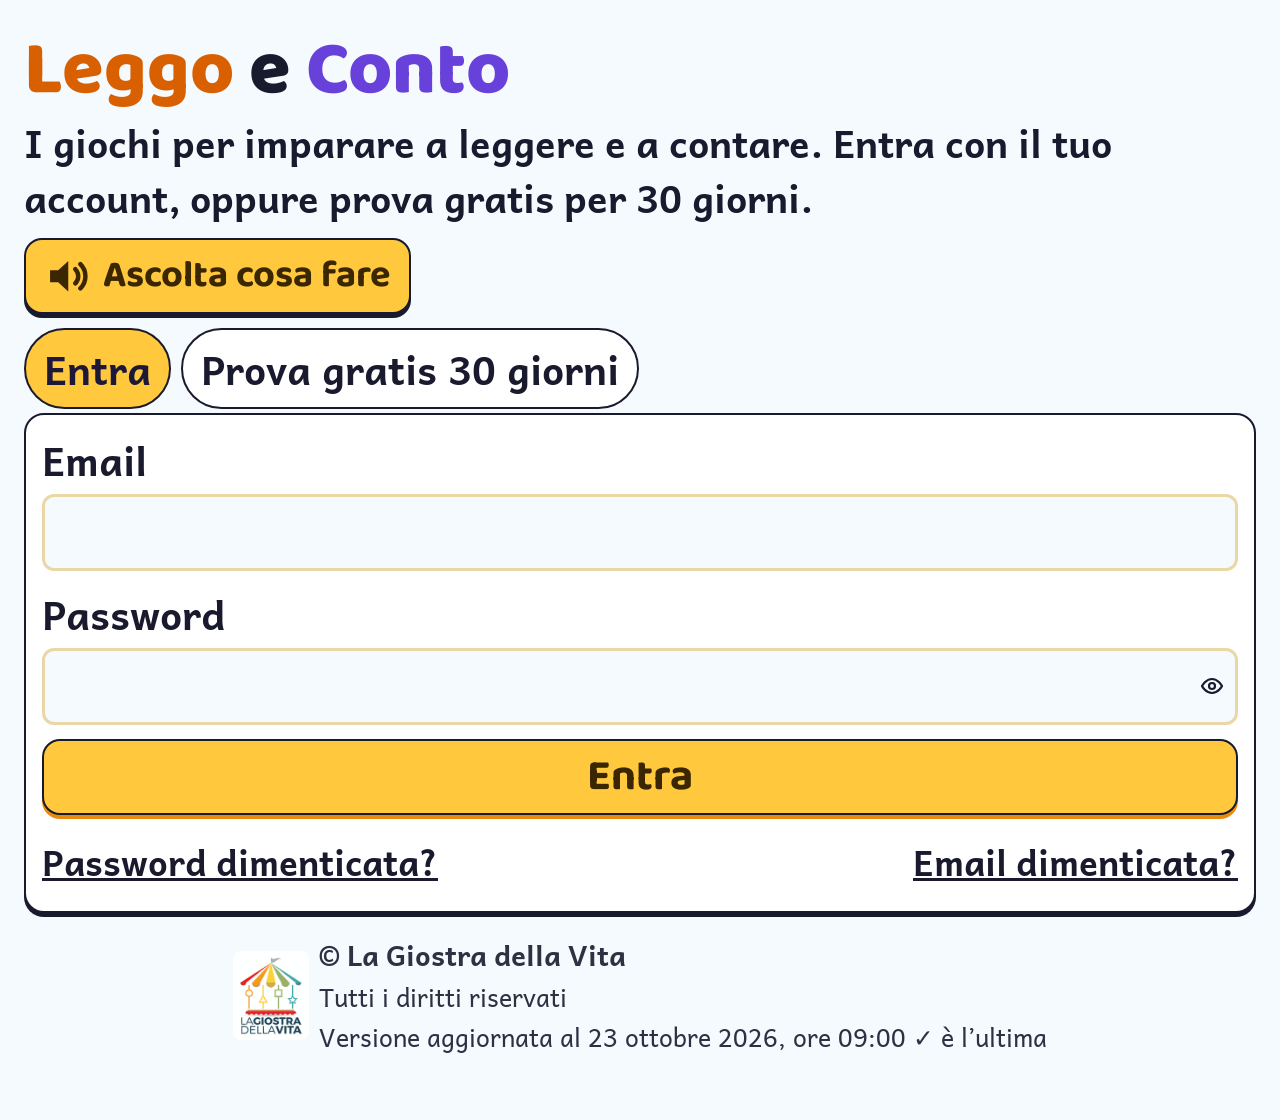
<file: numeri/index.html>
<!doctype html>
<!-- Leggo e Conto - (c) 2026 La Giostra della Vita societa cooperativa sociale, Bagheria. Tutti i diritti riservati. Vietata la copia e la distribuzione senza autorizzazione scritta. -->
<html lang="it">
<head>
<meta charset="utf-8">
<meta name="author" content="La Giostra della Vita societa cooperativa sociale">
<meta name="copyright" content="(c) 2026 La Giostra della Vita - tutti i diritti riservati">
<meta name="viewport" content="width=device-width, initial-scale=1, viewport-fit=cover">
<link rel="manifest" href="manifest.json">
<link rel="icon" type="image/png" href="favicon.png">
<link rel="apple-touch-icon" href="icon-180.png">
<meta name="apple-mobile-web-app-capable" content="yes">
<meta name="mobile-web-app-capable" content="yes">
<meta name="apple-mobile-web-app-title" content="Leggo e Conto">
<meta name="apple-mobile-web-app-status-bar-style" content="default">
</head>
<body>
<title>Leggo e Conto</title>
<meta name="claude:viewport-fit-sides" content="cover">
<meta name="theme-color" content="#FFC400">
<style>
/* i caratteri stanno sul nostro sito: scaricarli da Google gli darebbe l'indirizzo di chi gioca */
@font-face {
  font-family: 'Andika';
  font-style: normal;
  font-weight: 400;
  font-display: swap;
  src: url(fonts/Andika-400.woff2) format('woff2');
  unicode-range: U+0000-00FF, U+0131, U+0152-0153, U+02BB-02BC, U+02C6, U+02DA, U+02DC, U+0304, U+0308, U+0329, U+2000-206F, U+20AC, U+2122, U+2191, U+2193, U+2212, U+2215, U+FEFF, U+FFFD;
}
@font-face {
  font-family: 'Andika';
  font-style: normal;
  font-weight: 700;
  font-display: swap;
  src: url(fonts/Andika-700.woff2) format('woff2');
  unicode-range: U+0000-00FF, U+0131, U+0152-0153, U+02BB-02BC, U+02C6, U+02DA, U+02DC, U+0304, U+0308, U+0329, U+2000-206F, U+20AC, U+2122, U+2191, U+2193, U+2212, U+2215, U+FEFF, U+FFFD;
}
@font-face {
  font-family: 'Baloo 2';
  font-style: normal;
  font-weight: 600 800;
  font-display: swap;
  src: url(fonts/Baloo2.woff2) format('woff2');
}
@font-face {
  font-family: 'Playwrite IT Moderna';
  font-style: normal;
  font-weight: 400;
  font-display: swap;
  src: url(fonts/PlaywriteITModerna.woff2) format('woff2');
}
/* Layout: una colonna centrata da tablet; schermate a turno (menu, gioco, risultato, album, grandi).
   Blu, rosso e verde sono riservati a unità, decine e centinaia: l'interfaccia usa arancio, fucsia, giallo e viola su fondo bianco. */
:root{
  --bg:#FFFFFF; --paper:#FFFFFF; --ink:#1E1838; --muted:#5C4A2E; --line:#EAD7A6; --edge:#1E1838;
  --outline:#1E1838; --dot:#ECEEF3;
  --t1:#FF6B00; --t2:#E6007E; --t3:#FFC300; --t4:#7B2FF7; --tt1:#FFFFFF; --tt2:#FFFFFF; --tt3:#1E1838; --tt4:#FFFFFF; --band1:#FF8A00; --bandm:#FF3D7F; --band2:#E6007E;
  --fur:#D08A45; --fur-dark:#8C5426; --fur-light:#F8DFC0; --nose:#2A1E14; --tongue:#FF7F9E; --collar:#7A5CFF;
  --hh:#8D6BE8; --hh-dark:#5634B0; --hh-face:#FFE0C2;
  --bn:#F7AECB; --bn-dark:#D96A9B; --bn-light:#FFE6F0; --bn-nose:#C9417F;
  --ow:#E8955A; --ow-dark:#A85A2A; --ow-light:#FFE8CF; --s4:#FF9F68;
  --sy1:#D96000; --sy2:#6741D9; --grid:#E4E7EF; --rule:#E4E7EF; --margin:#FF6FB0;
  --sun:#FFC83D; --sun-deep:#E88A0C; --sun-soft:color-mix(in srgb,var(--sun) 30%,var(--paper)); --gold:#FFC83D; --gold-deep:#E88A0C; --on-sun:#3A2600; --focus:#7A5CFF;
  --u:#1C6BE0; --da:#DA2B2A; --h:#178F48;
  --u-soft:#DDE8FC; --da-soft:#FBE0DF; --h-soft:#DAF1E2;
  --eye:#FFFFFF; --pupil:#2A2346; --cheek:#FF9DB2;
  --f-display:"Baloo 2","Trebuchet MS",system-ui,sans-serif;
  --f-body:"Andika","Trebuchet MS",system-ui,sans-serif;
}
@media (prefers-color-scheme: dark){:root:not([data-theme="light"]){
  --bg:#15131C; --paper:#24212E; --ink:#FFF8EC; --muted:#D9C9A8; --line:#4A3E2C; --edge:#0B0816;
  --outline:#0B0816; --dot:#2E271D; --band1:#7A5200; --band2:#7A2D50;
  --sun:#FFC83D; --sun-deep:#F29A24; --sun-soft:color-mix(in srgb,var(--sun) 28%,var(--paper)); --on-sun:#3A2600; --focus:#A28CFF;
  --u:#5B9BFF; --da:#FF6663; --h:#3FCB78;
  --u-soft:#1D2D52; --da-soft:#4A1F27; --h-soft:#173D29; color-scheme:dark;
  --sy1:#FF9A3D; --sy2:#B197FC; --grid:#2A241A; --rule:#2C251B; --margin:#5B2A4F;
}}
:root[data-theme="dark"]{
  --bg:#15131C; --paper:#24212E; --ink:#FFF8EC; --muted:#D9C9A8; --line:#4A3E2C; --edge:#0B0816;
  --outline:#0B0816; --dot:#2E271D; --band1:#7A5200; --band2:#7A2D50;
  --sun:#FFC83D; --sun-deep:#F29A24; --sun-soft:color-mix(in srgb,var(--sun) 28%,var(--paper)); --on-sun:#3A2600; --focus:#A28CFF;
  --u:#5B9BFF; --da:#FF6663; --h:#3FCB78;
  --u-soft:#1D2D52; --da-soft:#4A1F27; --h-soft:#173D29; color-scheme:dark;
  --sy1:#FF9A3D; --sy2:#B197FC; --grid:#2A241A; --rule:#2C251B; --margin:#5B2A4F;
}
/* ogni gioco prende i colori del suo personaggio (mai blu, rosso o verde: sono di u, da, h) */
:root[data-hero="l20"],.hero-l20{--sun:#FF9A2E;--sun-deep:#B55A00}
:root[data-hero="l100"],.hero-l100{--sun:#9B6BFF;--sun-deep:#4B22C0}
:root[data-hero="cifre"],.hero-cifre{--sun:#FFC400;--sun-deep:#D97700}
:root[data-hero="calc"],.hero-calc{--sun:#FF5FA2;--sun-deep:#B0185E}
:root[data-hero="forme"],.hero-forme{--sun:#E0A458;--sun-deep:#8A5A1C}
:root[data-hero="frasi"],.hero-frasi{--sun:#D46BFF;--sun-deep:#7A12A8}
:root[data-hero="lettere"],.hero-lettere{--sun:#FFB347;--sun-deep:#A65A00}
:root[data-hero="italiano"],.hero-italiano{--sun:#F28CE0;--sun-deep:#9B1F8A}
:root[data-hero="treno"],.hero-treno{--sun:#FFA000;--sun-deep:#7A4A00}
:root[data-hero="sillabe"],.hero-sillabe{--sun:#FF7A45;--sun-deep:#B23E0E}
:root[data-hero="leggo"],.hero-leggo{--sun:#FFE03A;--sun-deep:#8F6A00}
/* i colori di chi gioca: celeste e azzurro per i bambini, fucsia per le bambine */
:root[data-gen="m"]{--bg:#DDF1FF;--dot:#AEDCFF;--band1:#9ADFFF;--bandm:#5CC2FF;--band2:#2F9BEA;--grid:#C9E8FC;--rule:#C9E8FC}
:root[data-gen="f"]{--bg:#FFE1F3;--dot:#FFB9DF;--band1:#FFA6E0;--bandm:#FF5CC6;--band2:#E62AA5;--grid:#FBD0EA;--rule:#FBD0EA}
@media (prefers-color-scheme: dark){
  :root[data-gen="m"]:not([data-theme="light"]){--bg:#0E1C27;--dot:#16303F;--band1:#1D5F86;--bandm:#1A7FB8;--band2:#1567A6;--grid:#132633;--rule:#132633}
  :root[data-gen="f"]:not([data-theme="light"]){--bg:#2A0F20;--dot:#40172F;--band1:#8A1F66;--bandm:#B0237E;--band2:#8A1468;--grid:#33142A;--rule:#33142A}}
:root[data-theme="dark"][data-gen="m"]{--bg:#0E1C27;--dot:#16303F;--band1:#1D5F86;--bandm:#1A7FB8;--band2:#1567A6;--grid:#132633;--rule:#132633}
:root[data-theme="dark"][data-gen="f"]{--bg:#2A0F20;--dot:#40172F;--band1:#8A1F66;--bandm:#B0237E;--band2:#8A1468;--grid:#33142A;--rule:#33142A}
/* quaderno a quadretti per la matematica, a righe per la lettura */
:root[data-cat="mat"] body{background-image:linear-gradient(var(--grid) 1.5px,transparent 1.5px),linear-gradient(90deg,var(--grid) 1.5px,transparent 1.5px);background-size:28px 28px}
:root[data-cat="let"] body{background-image:linear-gradient(90deg,transparent 30px,var(--margin) 30px,var(--margin) 33px,transparent 33px),linear-gradient(transparent 34px,var(--rule) 34px,var(--rule) 36px);background-size:100% 100%,100% 36px}
:root[data-hero] body{background-color:color-mix(in srgb,var(--sun) 42%,var(--bg))}
:root[data-hero] .stage{background:color-mix(in srgb,var(--sun) 12%,var(--paper))}
:root[data-hero] .prompt{background:linear-gradient(110deg,color-mix(in srgb,var(--sun) 92%,var(--paper)),color-mix(in srgb,var(--sun) 40%,var(--paper)) 85%)}
*{box-sizing:border-box}
[hidden]{display:none!important}
body{background-color:var(--bg);background-image:radial-gradient(var(--dot) 3.5px,transparent 4.5px);background-size:30px 30px;color:var(--ink);font-family:var(--f-body);font-size:1.111rem;line-height:1.45}
#app{max-width:47.778rem;margin:0 auto;padding-left:max(16px,env(safe-area-inset-left,0px));padding-right:max(16px,env(safe-area-inset-right,0px));padding-block:16px 48px}
h1,h2{font-family:var(--f-display);text-wrap:balance;margin:0}
h2{font-size:1.3rem;font-weight:700;margin:26px 0 10px}
button,input,select{font:inherit;color:inherit}
button{cursor:pointer}
:focus-visible{outline:3px solid var(--focus);outline-offset:3px}
.ic{width:1.2em;height:1.2em;fill:currentColor;flex:none;vertical-align:-.2em}
.c-u{color:var(--u);fill:var(--u)} .c-da{color:var(--da);fill:var(--da)} .c-h{color:var(--h);fill:var(--h)}
.num{font-family:var(--f-body);font-weight:700;white-space:nowrap}

.btn{border:0;border-radius:18px;background:var(--paper);box-shadow:0 4px 0 var(--edge);padding:12px 20px;font-family:var(--f-display);font-weight:700;font-size:1.2rem;line-height:1.1;transition:transform .08s,box-shadow .08s;touch-action:manipulation}
.btn:active:not(:disabled){transform:translateY(3px);box-shadow:0 1px 0 var(--edge)}
.btn:disabled{opacity:.45;cursor:default}
.btn.go{background:var(--sun);color:var(--on-sun);box-shadow:0 4px 0 var(--sun-deep)}
.btn.go:active:not(:disabled){box-shadow:0 1px 0 var(--sun-deep)}
.btn.icon{padding:10px;border-radius:50%;display:inline-grid;place-items:center}
.pill{display:inline-flex;align-items:center;gap:6px;background:var(--paper);border-radius:999px;padding:6px 14px;font-family:var(--f-display);font-weight:700;box-shadow:0 3px 0 var(--edge)}
.pill .ic{color:var(--sun-deep)}

/* ---------- menu ---------- */
.hero{display:flex;flex-wrap:wrap;align-items:center;gap:16px}
.hero .frogbox{width:5.333rem;flex:none}
.hero .who{flex:1 1 220px;min-width:0}
.hello{font-family:var(--f-display);font-size:2rem;font-weight:800;line-height:1.05;margin:0}
.lvl{display:flex;align-items:center;gap:10px;margin-top:6px;font-weight:700}
.lvl .badge-l{background:var(--ink);color:var(--bg);border-radius:10px;padding:2px 10px;font-family:var(--f-display)}
.xpbar{flex:1;height:0.778rem;border-radius:99px;background:var(--line);overflow:hidden;min-width:4.444rem}
.xpbar i{display:block;height:100%;width:0;background:linear-gradient(90deg,var(--sun),var(--sun-deep));border-radius:99px;transition:width .8s ease}
.xptxt{font-size:.85rem;color:var(--muted);margin-top:2px}
.tally{display:flex;gap:8px;flex-wrap:wrap}
.goal{display:flex;align-items:center;gap:12px;margin-top:16px;background:var(--paper);border-radius:18px;padding:10px 16px;font-weight:700;flex-wrap:wrap}
.goal .gdots{display:flex;gap:6px}
.gdot{width:1.667rem;height:1.667rem;border-radius:50%;border:3px dashed var(--line);display:grid;place-items:center}
.gdot.on{border:0;background:var(--sun);color:var(--on-sun)}
.gdot .ic{width:1rem;height:1rem}

.games{display:grid;grid-template-columns:repeat(auto-fit,minmax(220px,1fr));gap:14px}
.gcard{display:flex;flex-direction:column;align-items:flex-start;gap:6px;text-align:left;border:4px solid transparent;border-radius:22px;background:linear-gradient(160deg,color-mix(in srgb,var(--sun) 90%,var(--paper)),color-mix(in srgb,var(--sun) 40%,var(--paper)) 85%);box-shadow:0 4px 0 var(--edge);padding:14px 16px 12px}
.gcard.sel{border-color:var(--sun-deep)}
.gart{display:block;width:100%;height:3.111rem}
.gart svg{width:100%;height:100%}
.gname{font-family:var(--f-display);font-size:1.35rem;font-weight:800;line-height:1.1}
.gdesc{color:var(--muted);font-size:.92rem}
.gbest{display:flex;gap:10px;margin-top:2px}
.gbest span{display:inline-flex;gap:1px}
.gbest .ic{width:0.833rem;height:0.833rem;color:var(--line)}
.gbest .ic.on{color:var(--sun-deep)}
.chips{display:flex;flex-wrap:wrap;gap:8px}
.chip{border:3px solid var(--line);background:transparent;border-radius:999px;padding:6px 14px;font-weight:700}
.chip[aria-pressed="true"]{background:var(--ink);border-color:var(--ink);color:var(--bg)}
.diffs{display:grid;grid-template-columns:repeat(3,1fr);gap:10px}
.dbtn{display:flex;flex-direction:column;align-items:center;gap:2px;border:4px solid transparent;border-radius:20px;background:var(--paper);box-shadow:0 4px 0 var(--edge);padding:10px 6px;font-family:var(--f-display);font-weight:800;font-size:1.15rem}
.dbtn small{font-family:var(--f-body);font-weight:400;font-size:.8rem;color:var(--muted);text-align:center;line-height:1.2}
.dbtn.sel{border-color:var(--sun-deep);background:var(--sun-soft)}
.pips{display:flex;gap:4px}
.pips i{width:12px;height:12px;border-radius:50%;background:var(--line)}
.pips i.on{background:var(--sun-deep)}
.play{width:100%;margin-top:22px;font-size:2rem;padding:16px;border-radius:24px}
.foot{display:flex;gap:10px;margin-top:16px;flex-wrap:wrap}
.foot .btn{flex:1 1 160px;font-size:1.05rem}

/* ---------- gioco ---------- */
.gbar{display:flex;align-items:center;gap:10px;flex-wrap:wrap}
.dots{display:flex;gap:6px;flex:1;flex-wrap:wrap;min-width:0}
.dot{width:0.889rem;height:0.889rem;border-radius:50%;background:var(--line)}
.dot.good{background:var(--sun)}
.dot.help{background:var(--muted)}
.dot.now{box-shadow:0 0 0 3px var(--ink)}
#streakPill.hot{background:var(--sun);color:var(--on-sun)}
#streakPill.hot .ic{color:var(--da)}
.prompt{display:flex;align-items:center;gap:12px;background:var(--paper);border-radius:22px;padding:12px 14px;margin-top:14px}
.prompt .frogbox{width:3.222rem;flex:none}
.team svg{width:3.556rem}
.prompt .ptxt{flex:1;min-width:0}
#qText{font-family:var(--f-display);font-size:1.55rem;font-weight:700;line-height:1.15;margin:0}
#qSub{margin:4px 0 0;font-size:1.25rem;color:var(--muted)}
#qSub .num{font-size:1.5rem}
.stage{background:var(--paper);border-radius:22px;padding:14px;margin-top:12px;min-height:11.111rem;display:flex;flex-direction:column;justify-content:center;gap:12px}
.controls{margin-top:14px}
.hint{text-align:center;color:var(--muted);margin:10px 0 0;font-size:.95rem}
.adj{display:flex;justify-content:center;align-items:center;gap:14px}
.adj .round{width:3.778rem;height:3.778rem;border-radius:50%;font-size:2.4rem;padding:0}
.adj .go{min-width:8.333rem;font-size:1.6rem;padding:16px 24px}
.opts{display:flex;justify-content:center;flex-wrap:wrap;gap:12px}
.opt{min-width:5.556rem;font-family:var(--f-body);font-size:2.4rem;padding:10px 18px}
.opt.good{background:var(--sun);box-shadow:0 4px 0 var(--sun-deep)}
.opt.bad{opacity:.35;animation:shake .4s}
#nextRow{display:flex;justify-content:center;margin-top:16px}
#nextRow .btn{font-size:1.6rem;padding:14px 40px}
@keyframes shake{25%{transform:translateX(-6px)}75%{transform:translateX(6px)}}

/* linea dei numeri */
.linewrap{overflow-x:auto;overflow-y:hidden;-webkit-overflow-scrolling:touch;margin:0 -6px}
.nline{display:block;width:100%;height:auto}
.nline .hit{fill:transparent}
.nline.tap .hit{cursor:pointer}
.axis{stroke:var(--ink);stroke-width:4;stroke-linecap:round}
.axis-end{fill:var(--ink)}
.tk{stroke:var(--u);stroke-width:2.5;opacity:.75}
.m100 .tk{stroke-width:1.6}
.tk5{stroke:var(--u);stroke-width:3.5;opacity:1}
.tk10{stroke:var(--da);stroke-width:4.5;opacity:1}
.lab{font-family:var(--f-body);font-weight:700;font-size:30px}
.m100 .lab{font-size:26px}
.pin path{fill:var(--sun-deep)} .pin .pin-dot{fill:var(--paper)}
.pin.given path{fill:var(--muted)}
.pin.sol path{fill:var(--ink)}
.arrow path{fill:var(--ink)}
.bubble rect{fill:var(--paper);stroke:var(--ink);stroke-width:3}
.bubble .bub-tail{fill:var(--ink)}
.bubble.ask rect{fill:var(--sun);stroke:var(--sun-deep)}
.bubble.ask .bub-tail{fill:var(--sun-deep)}
.bub-t{font-family:var(--f-body);font-weight:700;font-size:30px;fill:var(--ink)}
.flag-pole{stroke:var(--ink);stroke-width:3}
.flag-cloth{fill:var(--sun-deep)}
.hop{fill:none;stroke:var(--sun-deep);stroke-width:3.5;stroke-linecap:round}
.hop.back{stroke-dasharray:8 7}
.hoplab{font-family:var(--f-display);font-weight:800;font-size:20px;fill:var(--ink)}
.frogpos{transition:transform .13s ease-out}
.fr-body{fill:var(--gold)} .fr-foot{fill:var(--gold-deep)} .fr-belly{fill:#FFF3CF}
.fr-eye{fill:var(--eye)} .fr-pupil{fill:var(--pupil)} .fr-cheek{fill:var(--cheek)}
.fr-mouth{fill:none;stroke:var(--pupil);stroke-width:2.5;stroke-linecap:round}

/* cifre colorate */
.legend{display:flex;justify-content:center;flex-wrap:wrap;gap:8px}
.lg{border-radius:999px;padding:3px 12px;font-size:.95rem;border:3px solid}
.lg b{font-family:var(--f-display);font-size:1.05rem}
.lg-u{border-color:var(--u);background:var(--u-soft);color:var(--u)}
.lg-da{border-color:var(--da);background:var(--da-soft);color:var(--da)}
.lg-h{border-color:var(--h);background:var(--h-soft);color:var(--h)}
.blocks{display:flex;justify-content:center;align-items:flex-end;flex-wrap:wrap;gap:22px;padding:6px 0}
.bgroup{display:flex;flex-wrap:wrap;align-items:flex-end;gap:5px}
.bg-h{max-width:12.222rem} .bg-da{max-width:11.111rem} .bg-u{max-width:4.667rem}
.blk{display:block}
.blk-h{width:3.556rem;height:3.556rem} .blk-da{width:13px;height:3.556rem} .blk-u{width:0.778rem;height:0.778rem}
.blk-h rect{fill:var(--h)} .blk-da rect{fill:var(--da)} .blk-u rect{fill:var(--u)}
.blk line{stroke:var(--paper);stroke-width:.7;opacity:.6}
.blk-da line{stroke-width:.5}
.none{color:var(--muted);font-size:.9rem}
.words{display:flex;align-items:center;justify-content:center;gap:14px;font-family:var(--f-display);font-weight:800;font-size:clamp(1.8rem,7vw,2.8rem);line-height:1.1;text-align:center;flex-wrap:wrap}
.words span{min-width:0;overflow-wrap:anywhere}
.boxes{display:flex;justify-content:center;gap:12px}
.box{width:clamp(76px,23vw,108px);height:clamp(98px,29vw,132px);border-radius:20px;border:4px solid;display:flex;flex-direction:column;align-items:center;padding:4px 0 0;background:var(--paper)}
.bx-u{border-color:var(--u);background:var(--u-soft)} .bx-da{border-color:var(--da);background:var(--da-soft)} .bx-h{border-color:var(--h);background:var(--h-soft)}
.box .bl{font-family:var(--f-display);font-weight:800;font-size:1rem;line-height:1}
.bx-u .bl{color:var(--u)} .bx-da .bl{color:var(--da)} .bx-h .bl{color:var(--h)}
.box .bd{font-weight:700;font-size:clamp(3rem,13vw,4.4rem);line-height:1.15}
.box.cur{box-shadow:0 0 0 5px var(--sun-deep)}
.pad{display:grid;grid-template-columns:repeat(6,1fr);gap:8px;max-width:30rem;margin:16px auto 0}
.key{font-family:var(--f-body);font-size:1.8rem;padding:10px 0;border-radius:16px}
.key.go{font-family:var(--f-display);font-size:1.2rem}
@media (max-width:480px){.pad{grid-template-columns:repeat(4,1fr)}}
.bignum{display:flex;justify-content:center;gap:8px}
.dg{font-family:var(--f-body);font-weight:700;font-size:clamp(4.2rem,20vw,7.5rem);line-height:1.05;background:transparent;border:4px dashed var(--line);border-radius:20px;padding:0 14px;color:var(--ink)}
.dg.c-u{color:var(--u)} .dg.c-da{color:var(--da)} .dg.c-h{color:var(--h)}
.dg.pick{border-style:solid;border-color:var(--sun-deep);background:var(--sun-soft)}
.dg.nope{animation:shake .4s}
.abaco{width:min(100%,22rem);height:auto;display:block;margin:0 auto}
.rod{stroke:var(--ink);stroke-width:4} .abase{fill:var(--ink)}
.bead{stroke:var(--outline);stroke-width:2} .bd-u{fill:var(--u)} .bd-da{fill:var(--da)} .bd-h{fill:var(--h)}
.rodlab{font-family:var(--f-display);font-weight:800;font-size:24px}
.abtn{display:grid;grid-template-columns:repeat(var(--n),1fr);width:min(100%,22rem);margin:0 auto;padding:0 4%}
.abcol{display:flex;justify-content:center;gap:6px}
.abb{width:min(2.778rem,11vw);height:min(2.778rem,11vw);padding:0;border-radius:50%;font-size:1.8rem}
.cuberows{display:flex;flex-direction:column;align-items:center;gap:4px}
.crow{display:flex;gap:3px;padding:3px;border:3px dashed transparent;border-radius:8px}
.crow .blk-u{width:1.056rem;height:1.056rem}
.cuberows.show .crow.full{border-color:var(--da);background:var(--da-soft)}
.trace{display:flex;justify-content:center;gap:12px}
.tc{display:flex;flex-direction:column;align-items:center;gap:8px}
.cv canvas{display:block;width:clamp(88px,26vw,150px);aspect-ratio:3/4;border-radius:18px;border:3px solid var(--line);background:var(--bg);touch-action:none}
.tc.done canvas{border-color:var(--sun-deep)}

.toast{position:fixed;left:50%;top:38%;transform:translate(-50%,-50%);z-index:30;background:var(--paper);border:5px solid var(--sun);border-radius:26px;padding:14px 28px;font-family:var(--f-display);font-weight:800;font-size:2rem;text-align:center;box-shadow:0 10px 30px rgba(20,10,50,.25);animation:pop .35s ease-out;pointer-events:none;max-width:calc(100% - 32px)}
.toast b{display:block;font-size:1.3rem;color:var(--sun-deep)}
.toast.help{border-color:var(--muted);font-size:1.6rem}
.toast.star{border-color:var(--gold-deep);background:linear-gradient(160deg,color-mix(in srgb,var(--gold) 60%,var(--paper)),var(--paper) 80%)}
.toast.star .ic{width:3.556rem;height:3.556rem;display:block;margin:0 auto 4px;color:var(--gold-deep)}
.welcome{position:relative;margin:16px 0 0;background:color-mix(in srgb,var(--band1) 45%,var(--paper));border:2.5px solid var(--outline);border-radius:24px;padding:12px 18px;font-family:var(--f-display);font-weight:700;font-size:1.6rem;line-height:1.2;box-shadow:0 4px 0 var(--edge)}
.sec{display:inline-block;border:2.5px solid var(--outline);border-radius:16px;padding:4px 14px;box-shadow:0 4px 0 var(--edge)}
.sec-let{background-color:color-mix(in srgb,#FF7A45 80%,var(--paper));background-image:linear-gradient(transparent 26px,var(--rule) 26px,var(--rule) 28px);background-size:100% 28px}
.sec-mat{background-color:color-mix(in srgb,#FFC400 85%,var(--paper));background-image:linear-gradient(var(--grid) 1.5px,transparent 1.5px),linear-gradient(90deg,var(--grid) 1.5px,transparent 1.5px);background-size:20px 20px}
.games.home{grid-template-columns:repeat(auto-fill,minmax(170px,1fr))}
.games.home .gcard{align-items:center;text-align:center;padding:12px 10px}
.games.home .gname{flex-direction:column;gap:4px;font-size:1.35rem}
.games.home .ghero{width:4.333rem}
.games.home .gdesc{font-size:1.05rem}
.gamehead{display:flex;align-items:center;gap:16px;background:linear-gradient(120deg,var(--sun),color-mix(in srgb,var(--sun) 35%,var(--paper)));border:2.5px solid var(--outline);border-radius:24px;padding:12px 16px;box-shadow:0 4px 0 var(--edge);margin-top:14px}
.gamehead svg{width:6.111rem;flex:none}
.gamehead p{margin:0;font-size:1.3rem}
.logo{font-family:var(--f-display);font-weight:800;font-size:2.6rem;line-height:1;margin:0 0 6px}
.logo .l1{color:var(--sy1)} .logo .l2{color:var(--sy2)}
.letters{display:flex;justify-content:center;gap:4px;font-size:clamp(2.6rem,11vw,4rem);line-height:1.3}
.blank{display:inline-grid;place-items:center;min-width:.9em;border-bottom:5px solid var(--sun-deep);color:var(--sun-deep)}
.bigletter{font-family:var(--f-body);font-weight:700;font-size:clamp(5rem,26vw,8rem);text-align:center;line-height:1}
.let-opt{font-size:2.6rem;min-width:5.111rem}
.vf{font-size:1.8rem;min-width:8.333rem;font-family:var(--f-display)}
.manypics{display:flex;justify-content:center;flex-wrap:wrap;gap:6px;font-size:clamp(2.4rem,10vw,3.4rem)}
.pl-row{display:flex;align-items:center;justify-content:center;gap:14px;flex-wrap:wrap;font-size:1.8rem}
.pos{width:min(100%,360px);height:auto;display:block;margin:0 auto}
.pos .obj{fill:var(--s4);stroke:var(--outline);stroke-width:3}
.pos .objb{fill:color-mix(in srgb,var(--s4) 60%,#000);stroke:var(--outline);stroke-width:3}
.pos .ball{fill:var(--gold);stroke:var(--outline);stroke-width:3}
.pos .ground{stroke:var(--ink);stroke-width:3}
.toast.comet{border-color:var(--gold-deep);background:linear-gradient(160deg,var(--gold),var(--paper) 80%);font-size:2.2rem;padding:18px 30px}
.toast.comet .ic{width:5rem;height:5rem;display:block;margin:0 auto 4px;color:var(--gold-deep)}
.comet-ic{color:var(--gold-deep)}
.sun-ic{color:#FF9A00}
.toast.sun{border-color:#FF9A00;background:radial-gradient(circle at 50% 30%,#FFF3B0,var(--paper) 75%);font-size:2.2rem;padding:18px 30px}
.toast.sun .ic{width:6.111rem;height:6.111rem;display:block;margin:0 auto 4px}
.stel-ic{color:var(--gold-deep)}
#stelPill.bump{animation:bump .45s}
@keyframes bump{40%{transform:scale(1.3)}}
.cometbox{display:flex;flex-direction:column;gap:8px;margin-top:12px;background:var(--paper);border:2.5px solid var(--outline);border-radius:18px;padding:12px 16px;font-weight:700}
.slots{display:grid;grid-template-columns:repeat(20,1fr);gap:2px;max-width:23.333rem}
.slots .ic{width:100%;height:auto;aspect-ratio:1;color:var(--line)}
.slots .ic.on{color:var(--gold-deep)}
.comets{display:flex;flex-wrap:wrap;gap:8px}
.comets .ic{width:3.111rem;height:3.111rem}

@keyframes pop{from{transform:translate(-50%,-50%) scale(.6);opacity:0}}

/* ---------- risultato, album, grandi ---------- */
.res{display:flex;flex-direction:column;align-items:center;text-align:center;gap:12px;padding-top:10px}
.res .frogbox{width:7.222rem}
.res h1{font-size:2.6rem;font-weight:800;line-height:1}
.bigstars{display:flex;gap:10px}
.bstar .ic{width:4rem;height:4rem;color:var(--line)}
.bstar.on .ic{color:var(--sun);filter:drop-shadow(0 3px 0 var(--sun-deep));animation:starin .5s both;animation-delay:var(--d)}
@keyframes starin{from{transform:scale(0) rotate(-40deg)}70%{transform:scale(1.25)}}
.res .xpwrap{width:min(420px,100%)}
.news{display:flex;align-items:center;gap:12px;background:var(--paper);border-radius:18px;padding:10px 16px;text-align:left;width:min(460px,100%)}
.news .stk{font-size:2.2rem}
.row{display:flex;gap:12px;flex-wrap:wrap;justify-content:center;margin-top:8px}
.row .btn{min-width:8.889rem;font-size:1.3rem}
.top{display:flex;align-items:center;gap:12px}
.top h1{font-size:1.9rem;font-weight:800}
.badges{display:grid;grid-template-columns:repeat(auto-fill,minmax(150px,1fr));gap:12px}
.bdg{background:var(--paper);border-radius:20px;padding:14px 10px;text-align:center;display:flex;flex-direction:column;align-items:center;gap:4px}
.bdg small{color:var(--muted);line-height:1.25}
.medal{width:3.556rem;height:3.556rem;border-radius:50%;display:grid;place-items:center;background:var(--sun);color:var(--on-sun);font-family:var(--f-display);font-weight:800;font-size:1.25rem;box-shadow:0 4px 0 var(--sun-deep), inset 0 0 0 5px rgba(255,255,255,.45);line-height:1}
.bdg:not(.on) .medal{background:var(--line);color:var(--muted);box-shadow:none}
.bdg:not(.on) b{color:var(--muted)}
.stickers{display:grid;grid-template-columns:repeat(auto-fill,minmax(64px,1fr));gap:10px}
.stk-t{aspect-ratio:1;border-radius:18px;background:var(--paper);display:grid;place-items:center;font-size:2.2rem}
.stk-t:not(.on){font-family:var(--f-display);font-size:1.4rem;color:var(--muted);background:transparent;border:3px dashed var(--line)}
.note{color:var(--muted);margin:6px 0 0}
.form{display:flex;flex-direction:column;gap:14px;background:var(--paper);border-radius:20px;padding:16px}
.form label{display:flex;flex-direction:column;gap:6px;font-weight:700}
.form label.sw{flex-direction:row;align-items:center;gap:10px}
.form input[type=text],.form select{border:3px solid var(--line);border-radius:12px;padding:8px 12px;background:var(--bg);max-width:320px}
.form input[type=checkbox]{width:24px;height:24px;accent-color:var(--sun-deep)}
.form input[type=range]{accent-color:var(--sun-deep)}
.tablewrap{overflow-x:auto;background:var(--paper);border-radius:20px;padding:8px 12px}
table{border-collapse:collapse;width:100%;font-variant-numeric:tabular-nums;min-width:420px}
th,td{padding:8px 6px;text-align:left;border-bottom:2px solid var(--line)}
th{font-family:var(--f-display);font-size:.95rem;color:var(--muted)}
td.n{text-align:right}
tr:last-child td{border-bottom:0}
.prose{max-width:65ch}
.prose p{margin:0 0 10px}
.danger{margin-top:20px;font-size:1rem}
#confetti{position:fixed;inset:0;width:100%;height:100%;pointer-events:none;z-index:50}
/* contorno a fumetto e testi grandi */
.btn,.pill,.goal,.gcard,.dbtn,.prompt,.stage,.news,.bdg,.form,.tablewrap,.stk-t.on{border:2.5px solid var(--outline)}
.gcard,.dbtn,.prompt,.stage,.goal,.cometbox,.form,.cat{box-shadow:0 4px 0 var(--edge)}
.gcard.sel,.dbtn.sel{border-color:var(--outline);box-shadow:0 0 0 4px var(--sun-deep),0 4px 0 var(--edge)}
.hero{background:linear-gradient(120deg,var(--band1),var(--bandm,#FF9A2E) 50%,var(--band2));border:2.5px solid var(--outline);border-radius:28px;padding:14px 16px;box-shadow:0 4px 0 var(--edge)}
.team{display:flex;align-items:flex-end;flex:none}
.team svg{width:4rem;height:auto}
.team svg+svg{margin-left:-8px}
.frogbox svg{width:100%;height:auto;display:block}
.gname{display:flex;align-items:center;gap:10px;font-size:1.6rem}
.ghero{width:3.222rem;flex:none}
.ghero svg{width:100%;height:auto;display:block}
h2{font-size:1.6rem}
.hello{font-size:2.4rem}
.xptxt{color:var(--ink);font-size:1rem;font-weight:700}
.gdesc{font-size:1.05rem;color:var(--ink)}
.chip{font-size:1.1rem}
.dbtn{font-size:1.4rem}
.dbtn small{font-size:.95rem;color:var(--ink)}
.foot .btn{font-size:1.2rem}
#qText{font-size:clamp(1.6rem,6vw,2.2rem);font-weight:800}
#qSub{font-size:1.35rem;color:var(--ink);font-weight:700}
.hint{font-size:1.1rem;color:var(--ink);font-weight:700}
.lab{font-size:34px} .m100 .lab{font-size:30px}
.bub-t{font-size:34px}
.lg{font-size:1.05rem;font-weight:700}
.note,.bdg small{color:var(--ink)}
.pp-fur{fill:var(--fur)} .pp-dark{fill:var(--fur-dark)} .pp-light{fill:var(--fur-light)} .pp-nose{fill:var(--nose)}
.pp-tongue{fill:var(--tongue)} .pp-collar{fill:var(--collar)} .pp-badge{fill:var(--gold);stroke:var(--gold-deep);stroke-width:1.2}
.hh-dark{fill:var(--hh-dark)} .hh-body{fill:var(--hh)} .hh-face{fill:var(--hh-face)} .hh-band{fill:var(--gold-deep)}
.hh-shoe{fill:var(--gold);stroke:var(--gold-deep);stroke-width:1.5}
.ow-body{fill:var(--ow)} .ow-dark{fill:var(--ow-dark)} .ow-belly{fill:var(--ow-light)} .ow-glass{fill:none;stroke:var(--pupil);stroke-width:2.2}
.ow-beak{fill:var(--gold-deep)} .ow-book{fill:var(--bn-dark);stroke:var(--pupil);stroke-width:1.2} .ow-page{stroke:var(--paper);stroke-width:1.5} .ow-feet{fill:var(--gold-deep)}
/* prima pagina */
.cats{display:grid;grid-template-columns:repeat(auto-fit,minmax(240px,1fr));gap:16px}
.cat{display:flex;flex-direction:column;align-items:center;gap:8px;border:2.5px solid var(--outline);border-radius:26px;box-shadow:0 4px 0 var(--edge);padding:18px 16px;text-align:center}
.cat-let{background-color:color-mix(in srgb,#FF7A45 50%,var(--paper));background-image:linear-gradient(transparent 30px,var(--rule) 30px,var(--rule) 32px);background-size:100% 32px}
.cat-mat{background-color:color-mix(in srgb,#FFC400 50%,var(--paper));background-image:linear-gradient(var(--grid) 1.5px,transparent 1.5px),linear-gradient(90deg,var(--grid) 1.5px,transparent 1.5px);background-size:24px 24px}
.cat-art{display:flex;flex-direction:column;align-items:center;gap:8px;font-family:var(--f-body);font-weight:700;font-size:2.6rem;line-height:1}
.cat .toys{width:min(62%,220px);height:auto;filter:drop-shadow(0 6px 0 rgba(30,24,56,.18))}
.cat{transition:transform .15s}
.cat:hover .tb2,.cat:focus-visible .tb2{animation:hop .6s ease-in-out infinite alternate}
.cat:active{transform:scale(.97)}
@keyframes hop{to{transform:translateY(-8px)}}
.cat-let{background-color:#FFB37A!important;background-image:linear-gradient(transparent 30px,rgba(30,24,56,.06) 30px,rgba(30,24,56,.06) 32px)!important}
.cat-mat{background-color:#FFE066!important;background-image:linear-gradient(rgba(30,24,56,.05) 1.5px,transparent 1.5px),linear-gradient(90deg,rgba(30,24,56,.05) 1.5px,transparent 1.5px)!important}
.cat .cat-name,.cat .cat-desc{color:#1E1838}
.cat-art svg{width:4.667rem;height:auto}
.cat-art .mini svg{width:2.556rem}
.cat-art .mini{display:flex;flex-wrap:wrap;justify-content:center;max-width:14.444rem}
.cat-name{font-family:var(--f-display);font-weight:800;font-size:2.6rem;line-height:1}
.cat-desc{font-size:1.25rem}
.voices{display:grid;grid-template-columns:repeat(auto-fill,minmax(150px,1fr));gap:12px}
.pcard{display:flex;flex-direction:column;align-items:center;gap:4px;border:2.5px solid var(--outline);border-radius:22px;background:var(--paper);box-shadow:0 4px 0 var(--edge);padding:10px 8px 12px;text-align:center}
.pcard svg{width:4.667rem;height:auto}
.pcard b{font-family:var(--f-display);font-size:1.3rem;line-height:1.1}
.pcard small{font-size:1.05rem;color:var(--ink);line-height:1.2}
.pcard.sel{background:color-mix(in srgb,var(--sun) 75%,var(--paper));box-shadow:0 0 0 4px var(--sun-deep),0 4px 0 var(--edge)}
.players{display:grid;grid-template-columns:repeat(auto-fill,minmax(160px,1fr));gap:14px}
.player{display:flex;flex-direction:column;align-items:center;gap:8px;border:2.5px solid var(--outline);border-radius:24px;background:linear-gradient(160deg,color-mix(in srgb,var(--band1) 85%,var(--paper)),color-mix(in srgb,var(--band2) 35%,var(--paper)));box-shadow:0 4px 0 var(--edge);padding:14px 10px;text-align:center}
.player b{font-family:var(--f-display);font-size:1.5rem;line-height:1.1}
.player small{font-size:1.1rem}
.player.add{background:var(--paper);border-style:dashed}
.av{width:5.333rem;height:5.333rem;border-radius:50%;border:2.5px solid var(--outline);object-fit:cover;display:grid;place-items:center;font-family:var(--f-display);font-weight:800;font-size:2.6rem;color:#1E1838;flex:none;overflow:hidden;background:var(--paper)}
.av.sm{width:3.556rem;height:3.556rem;font-size:1.8rem}
.av img{width:100%;height:100%;object-fit:cover;display:block}
.plus{font-size:3rem;line-height:1;font-family:var(--f-display);font-weight:800}
.me{display:flex;align-items:center;gap:12px;width:100%;flex-wrap:wrap}
.me .team{flex-wrap:wrap;min-width:0}
.me .team svg{width:2.889rem}
.me .btn{font-size:1.1rem;padding:8px 14px}
.photo{display:flex;align-items:center;gap:14px;flex-wrap:wrap}
.filebtn{display:inline-block;cursor:pointer}
.seg{display:flex;gap:10px;flex-wrap:wrap}
.seg button{font-size:1.25rem}
.seg button[aria-pressed="true"]{background:var(--sun);box-shadow:0 0 0 5px var(--sun-deep)}
.row2{display:grid;grid-template-columns:repeat(auto-fit,minmax(150px,1fr));gap:14px}
.form input[type=text],.form input[type=password],.form select{font-size:1.2rem;max-width:none;width:100%;border:3px solid var(--line);border-radius:12px;padding:8px 12px;background:var(--bg)}
.vchip{display:flex;align-items:center;gap:8px;border:2.5px solid var(--outline);background:var(--paper);border-radius:999px;padding:8px 16px;font-weight:700;font-size:1.25rem;box-shadow:0 3px 0 var(--edge)}
.vchip .vem{font-size:1.6rem;line-height:1}
.vchip.sel{box-shadow:0 0 0 4px var(--sun),0 3px 0 var(--edge)}
/* lettura */
.rd{font-family:var(--f-body);font-weight:700}
.rd.f-cors{font-family:"Playwrite IT Moderna",var(--f-body);font-weight:400}
.rd.col .sy0{color:var(--sy1)} .rd.col .sy1{color:var(--sy2)}
.rd.wide{letter-spacing:.14em;word-spacing:.35em}
.sy{cursor:pointer}
.word-big{font-size:clamp(2.6rem,12vw,4.4rem);text-align:center;line-height:1.25;margin:0}
.pic{font-size:clamp(4rem,20vw,6.5rem);text-align:center;line-height:1.1}
.aids{display:flex;flex-wrap:wrap;gap:8px;justify-content:center}
.aids .chip{font-size:1.05rem;padding:5px 12px}
.cutwrap{overflow-x:auto;padding:4px 0}
.cut{display:flex;justify-content:center;font-size:min(3.6rem,calc((100vw - 90px) / (var(--n) * 1.3)));min-width:min-content;margin:0 auto;line-height:1.35}
.gap{width:.55em;min-width:1rem;border:0;background:transparent;position:relative;padding:0;box-shadow:none}
.gap::after{content:"";position:absolute;left:50%;top:18%;bottom:18%;border-left:3px dotted var(--muted)}
.gap.on::after{border-left:6px solid var(--sun-deep);top:0;bottom:0;margin-left:-2px}
.slotsw{display:flex;justify-content:center;gap:8px;flex-wrap:wrap}
.slot{min-width:4.778rem;height:4.222rem;border:3px dashed var(--muted);border-radius:16px;display:grid;place-items:center;font-size:2.3rem;background:var(--paper);padding:0 10px}
.slot.full{border-style:solid;border-color:var(--outline)}
.tiles{display:flex;justify-content:center;flex-wrap:wrap;gap:10px}
.tile{font-size:2.3rem;min-width:4.778rem}
.frase{font-size:clamp(1.9rem,7vw,2.7rem);line-height:1.55;text-align:center;margin:0}
.frase .wd{border-radius:10px;padding:0 .08em;transition:background .15s}
.frase .wd.now{background:var(--sun);color:var(--on-sun)}
.frase .wd.now .sy{color:var(--on-sun)}
.trainwrap{overflow-x:auto;padding:6px 0}
.train{display:flex;align-items:flex-end;gap:6px;flex-wrap:wrap;justify-content:center;transition:transform 1.2s ease-in}
.train>svg{width:4.222rem;flex:none}
.train.go{transform:translateX(120%)}
.wagon{position:relative;min-width:3.556rem;height:3.111rem;display:grid;place-items:center;padding:0 10px 8px;border:2.5px dashed var(--muted);border-radius:12px 12px 6px 6px;background:var(--paper);font-size:1.6rem;margin-bottom:12px}
.wagon::before,.wagon::after{content:"";position:absolute;bottom:-12px;width:0.889rem;height:0.889rem;border-radius:50%;background:#2A2346;border:3px solid #FFD000}
.wagon::before{left:8px} .wagon::after{right:8px}
.wagon.full{border:2.5px solid var(--outline);background:color-mix(in srgb,var(--sun) 55%,var(--paper))}
.emo{width:1em;height:1em;display:inline-block;vertical-align:-.12em}
.menu{display:grid;grid-template-columns:repeat(2,1fr);gap:14px;margin-top:16px}
.mtile{display:flex;flex-direction:column;align-items:center;justify-content:center;gap:8px;min-height:11.111rem;border:2.5px solid var(--outline);border-radius:24px;box-shadow:0 4px 0 var(--edge);padding:14px 10px;text-align:center}
.mtile b{font-family:var(--f-display);font-size:2.1rem;font-weight:800;line-height:1}
.mtile small{font-size:1.2rem;font-weight:700;line-height:1.2}
/* icona grande in un cerchio bianco: si capisce cosa fa il riquadro anche senza leggere */
.bic{position:relative;width:5.333rem;height:5.333rem;border-radius:50%;background:#FFFFFF;border:3px solid #1E1838;box-shadow:0 4px 0 rgba(30,24,56,.35);display:grid;place-items:center;flex:none}
.bic>svg{width:3.222rem;height:3.222rem;color:var(--tile)}
.bic-mini{position:absolute;right:-12px;bottom:-10px;width:2.556rem;height:2.556rem;border-radius:50%;background:#FFFFFF;border:2.5px solid #1E1838;display:grid;place-items:center;overflow:hidden}
.bic-mini svg{width:2.222rem;height:auto}
.mt-art{display:flex;align-items:center;justify-content:center;gap:2px;min-height:4.222rem}
.mt-art svg{width:4rem;height:auto}
.mt-art .ic{width:2.556rem;height:2.556rem}
.mt-play{--tile:var(--t1);background:var(--t1)}
.mt-voice{--tile:var(--t2);background:var(--t2)}
.mt-prizes{--tile:var(--t3);background:var(--t3)}
.mt-grandi{--tile:var(--t4);background:var(--t4)}
.mt-play b,.mt-play small{color:var(--tt1)} .mt-voice b,.mt-voice small{color:var(--tt2)} .mt-prizes b,.mt-prizes small{color:var(--tt3)} .mt-grandi b,.mt-grandi small{color:var(--tt4)}
.mt-prizes .bic>svg{color:#E0A400}
.tabs{display:flex;flex-wrap:wrap;gap:8px;margin:14px 0 4px}
.tabs .chip{background:var(--paper);border:2.5px solid var(--outline)}
.tabs .chip[aria-pressed="true"]{background:var(--sun);border-color:var(--outline);color:#1E1838}
.msg{margin:0;font-weight:700;color:var(--sun-deep)}
.lost{display:flex;justify-content:space-between;gap:10px;flex-wrap:wrap;margin:0}
.linkbtn{background:none;border:0;padding:4px 0;font-weight:700;text-decoration:underline;color:var(--ink);cursor:pointer;font-size:1.05rem}
.exbtn{margin-top:14px;width:100%;font-size:1.15rem}
.dom{font-family:var(--f-display);font-weight:700;font-size:1.7rem;text-align:center;margin:0}
.pic-opt{font-size:3.4rem;min-width:6.111rem;padding:8px 14px}
.word-opt{font-size:2.3rem}
/* forme */
.shp{width:100%;height:auto;display:block}
.sf{stroke:var(--outline);stroke-width:3.5;stroke-linejoin:round}
.sf0{fill:var(--gold)} .sf1{fill:var(--hh)} .sf2{fill:var(--bn)} .sf3{fill:var(--s4)}
.shape-opt{width:clamp(84px,24vw,130px);padding:10px}
.bigshape{width:min(60%,230px);margin:0 auto}
.scene{display:grid;grid-template-columns:repeat(4,1fr);gap:8px;width:min(100%,440px);margin:0 auto}
.scene .sc{padding:4px;border-radius:14px}
.scene .sc.hl{outline:5px solid var(--sun-deep)}
.nome-opt{font-size:1.7rem}
.bn-fur{fill:var(--bn)} .bn-dark{fill:var(--bn-dark)} .bn-light{fill:var(--bn-light)} .bn-nose{fill:var(--bn-nose)} .bn-bow{fill:var(--collar)}
.frames{display:flex;justify-content:center;flex-wrap:wrap;gap:12px}
.tf{width:min(46%,230px);height:auto;display:block}
.tf:only-child{width:min(92%,330px)}
.tf .cell{fill:var(--paper);stroke:var(--outline);stroke-width:2.5}
.ct-a{fill:var(--gold);stroke:var(--gold-deep);stroke-width:2.5}
.ct-b{fill:var(--hh);stroke:var(--hh-dark);stroke-width:2.5}
.ct-x{opacity:.35}
.xline{stroke:var(--ink);stroke-width:4;stroke-linecap:round}
.eq{display:flex;justify-content:center;align-items:center;flex-wrap:wrap;gap:.25em;font-family:var(--f-body);font-weight:700;font-size:clamp(2.8rem,13vw,4.6rem);line-height:1.1}
.eq .op{color:var(--ink)}
.eqq{display:inline-grid;place-items:center;min-width:1.3em;padding:0 .15em;border-radius:16px;background:var(--sun);border:2.5px solid var(--outline);color:var(--on-sun)}
.blkrow{display:flex;justify-content:center;align-items:center;flex-wrap:wrap;gap:14px}
.opbig{font-family:var(--f-display);font-weight:800;font-size:3rem;line-height:1}
.story{display:flex;align-items:center;justify-content:center;gap:14px;flex-wrap:wrap}
.story>svg{width:6.111rem;height:auto;flex:none}
.aiuto{align-self:center;font-size:1.05rem}
/* testi grandi (i titoli restano come sono) */
body{font-size:1.278rem}
#qText{font-size:clamp(1.9rem,7vw,2.6rem)}
#qSub{font-size:1.6rem}
.hint{font-size:1.35rem}
.gdesc{font-size:1.3rem}
.dbtn small{font-size:1.15rem}
.chip{font-size:1.3rem;padding:8px 16px}
.xptxt{font-size:1.2rem}
.pill{font-size:1.2rem}
.opt{font-size:2.8rem}
.goal,.cometbox{font-size:1.3rem}
.lg{font-size:1.2rem}
.toast b{font-size:1.5rem}
.news{font-size:1.25rem}
.bdg small,.note{font-size:1.1rem}
.prose{font-size:1.15rem}
.form label{font-size:1.2rem}
th,td{font-size:1.1rem}
.foot .btn{font-size:1.3rem}
.key{font-size:2.1rem}
.adj .go{font-size:1.9rem}
.aiuto{font-size:1.3rem}
.gbar .dots{flex:1 1 100%;order:9;margin-top:4px}
.opt.word-opt{font-size:1.9rem}.opt.nome-opt{font-size:1.6rem}.opt.let-opt{font-size:2.6rem}.opt.vf{font-size:1.8rem}.opt.pic-opt{font-size:3.4rem}
.games.home{grid-template-columns:repeat(auto-fill,minmax(150px,1fr))}
 /* elenco dei giochi: una scheda grande per riga, personaggio in un cerchio bianco */
#gamesList{grid-template-columns:1fr;gap:14px;max-width:40rem;margin-inline:auto}
@media (min-width:820px){#gamesList{grid-template-columns:1fr 1fr}}
.gc-row{flex-direction:row!important;align-items:center!important;text-align:left!important;gap:14px;padding:14px 14px 14px 12px!important;min-height:7.333rem;background:var(--sun)!important;border:2.5px solid var(--outline)!important}
.gc-ic{width:5.778rem;height:5.778rem;flex:none;border-radius:50%;background:#FFFFFF;border:3px solid #1E1838;display:grid;place-items:center;box-shadow:0 4px 0 rgba(30,24,56,.3)}
.gc-ic svg{width:4.667rem;height:auto}
.gc-txt{display:flex;flex-direction:column;gap:6px;min-width:0;flex:1}
.gc-txt b{font-family:var(--f-display);font-size:1.6rem;font-weight:800;line-height:1.05;color:#1E1838}
.gc-txt small{font-size:1.15rem;font-weight:700;line-height:1.25;color:#1E1838}
.gc-txt .gbest .ic{width:1.111rem;height:1.111rem;color:rgba(255,255,255,.75)}
.gc-txt .gbest .ic.on{color:#1E1838}
.gc-go{font-family:var(--f-display);font-size:3rem;font-weight:800;line-height:1;color:#1E1838;flex:none}
/* pagina del gioco: testi piu' grandi */
.gamehead p{font-size:1.45rem;font-weight:700;color:#1E1838}
.gamehead .gc-ic svg{width:4.667rem}
.dbtn{font-size:1.6rem}
.dbtn small{font-size:1.2rem;font-weight:700}
.exbtn{font-size:1.3rem}
/* leggibilita' per chi sta imparando a leggere, su ogni pagina */
.gbar .pill[title="Punti"]{display:none}
#streakPill:not(.hot){display:none}
.gbar{flex-wrap:wrap;justify-content:space-between}
.gbar .dots{flex:1 1 100%;order:9;justify-content:center;gap:8px;margin-top:8px}
.dot{width:1.111rem;height:1.111rem}
#stelPill{font-size:1.35rem;padding:8px 16px}
@media (max-width:560px){.prompt .frogbox{display:none}.prompt{padding:14px 12px 14px 16px}}
#say{width:3rem;height:3rem;flex:none}
.opts{display:grid!important;grid-template-columns:repeat(2,minmax(0,1fr));gap:12px;max-width:28.889rem;margin:0 auto}
.opts:has(> :nth-child(3):last-child),.opts:has(> :nth-child(5)){grid-template-columns:repeat(3,minmax(0,1fr))}
.opts:has(.sent){grid-template-columns:1fr!important}
.opts:has(.word-opt){grid-template-columns:repeat(2,minmax(0,1fr))!important}
.opts:has(.word-opt) > .opt:last-child:nth-child(odd){grid-column:1/-1}
.opt{min-width:0!important;width:100%;padding:12px 8px}
.opt.shape-opt{width:100%;padding:12px}
.opt.nome-opt{font-size:1.55rem}
.opt.word-opt{font-size:1.6rem;overflow-wrap:anywhere}
.aids{flex-wrap:nowrap;gap:6px}
.aids .chip{font-size:.95rem;padding:4px 10px}
.cv canvas{width:clamp(110px,38vw,190px)}
.trace:has(.tc:nth-child(3)) .cv canvas{width:clamp(96px,28vw,160px)}
.pcard b{font-size:1.45rem} .pcard small{font-size:1.15rem;font-weight:700}
.pcard svg{width:5.333rem}
.bdg b{font-size:1.25rem} .bdg small{font-size:1.08rem;font-weight:700}
#atText{font-size:1.45rem;font-weight:700}
.news{font-size:1.3rem;font-weight:700}
#resLine{font-size:1.4rem;font-weight:700}
.note{font-size:1.2rem;font-weight:700;color:var(--ink)}
.hint{font-size:1.3rem;color:#1E1838}
/* pagine piene: testi grandi e icone distribuite su tutta la pagina */
#gamesList > *{min-width:0;width:100%}
.gc-txt small{overflow-wrap:anywhere}
.top h1{font-size:2rem}
.btn.icon{width:2.889rem;height:2.889rem;flex:none}
h2{font-size:1.75rem}
#cat:not([hidden]){display:flex;flex-direction:column;min-height:calc(100svh - 72px)}
#cat .gamehead{flex-direction:column;text-align:center;gap:12px;padding:20px 18px;flex:1 1 auto;justify-content:center;max-height:340px}
#cat .gamehead .gc-ic{width:8.333rem;height:8.333rem}
#cat .gamehead .gc-ic svg{width:6.778rem}
#cat .gamehead p{font-size:1.6rem;line-height:1.25}
#cat h2{margin:22px 0 12px;text-align:center}
#cat .diffs{gap:10px}
#cat .dbtn{min-height:7.778rem;justify-content:center;gap:6px;font-size:1.7rem;padding:12px 6px}
#cat .dbtn small{font-size:1.15rem;line-height:1.2}
#cat .pips{gap:6px} #cat .pips i{width:1.111rem;height:1.111rem}
#cat .play{display:flex;align-items:center;justify-content:center;gap:14px;min-height:5.333rem;font-size:2.6rem;margin-top:24px}
#cat .play svg{width:2.556rem;height:2.556rem}
#cat .exbtn{display:flex;align-items:center;justify-content:center;gap:12px;min-height:3.778rem;font-size:1.4rem;margin-top:16px}
#cat .exbtn svg{width:1.667rem;height:1.667rem;flex:none}
#typeChips .chip{font-size:1.3rem;padding:12px 18px}
#album .tally{display:grid;grid-template-columns:1fr 1fr;gap:12px}
#album .tally .pill{flex-direction:column;justify-content:center;gap:4px;border-radius:22px;padding:14px 8px;font-size:1.35rem;min-height:6.111rem;text-align:center}
#album .tally .pill .ic{width:2.222rem;height:2.222rem}
#album .tally .pill b{font-size:2rem;line-height:1}
.tabs{gap:10px}
.tabs .chip{font-size:1.35rem;padding:10px 18px}
#album .goal,#album .cometbox{font-size:1.4rem;padding:16px 18px}
#album .gdots i,#album .gdots span{transform:scale(1.25)}
#grandi .form label{font-size:1.35rem}
#grandi .form label.sw input{width:1.556rem;height:1.556rem}
#grandi select{font-size:1.35rem;min-height:3rem}
#resetBtn{font-size:1.25rem;padding:14px 20px;margin-top:16px}
#accesso .note{font-size:1.3rem}
#accesso .form label{font-size:1.35rem}
#accesso .form input{font-size:1.3rem;min-height:54px}
.linkbtn{font-size:1.2rem;padding:8px 0}
.btn.guida{display:inline-flex;align-items:center;gap:10px;font-size:1.3rem;padding:12px 18px;margin-top:12px;background:var(--sun);color:var(--on-sun)}
.btn.guida .ic{width:1.667rem;height:1.667rem}
.welrow{display:flex;align-items:center;gap:10px}
.welrow .welcome{flex:1;min-width:0}
.welrow .btn.guida{margin-top:16px;width:3.333rem;height:3.333rem;padding:0;justify-content:center;border-radius:50%;flex:none}
.resetbox{margin-top:14px;background:#FFF0F0;border:2.5px solid #C62828;border-radius:20px;padding:14px 16px;display:flex;flex-direction:column;gap:8px;color:#1E1838}
.resetbox b{font-family:var(--f-display);font-size:1.4rem}
.resetbox p{margin:0;font-size:1.15rem;font-weight:700}
.resetbox .btn{background:#C62828;color:#fff;font-size:1.3rem;padding:14px 18px}
.velrow{display:grid;grid-template-columns:repeat(3,minmax(0,1fr));gap:10px}
.velrow .btn{display:flex;flex-direction:column;align-items:center;gap:4px;font-size:1.35rem;padding:12px 6px}
.velrow .btn span{font-size:2.4rem;line-height:1}
.velrow .btn[aria-pressed="true"]{background:var(--sun);box-shadow:0 0 0 4px var(--sun-deep),0 4px 0 var(--edge)}
.lvl .badge-l,.chip[aria-pressed="true"]{color:#FFFFFF}
.aids .chip{font-size:1.1rem;padding:6px 12px}
/* sfondi quasi bianchi: quadretti per i numeri, righe per le lettere; lo scenario in fondo, molto chiaro */
:root,:root[data-gen="m"]{--bg:#F5FAFF;--t1:#FF8A00;--t2:#E91E63;--t3:#FFC400;--t4:#00A3C4;--tt1:#FFFFFF;--tt2:#FFFFFF;--tt3:#1A1A2E;--tt4:#FFFFFF;--paper:#FFFFFF;--ink:#1A1A2E;--muted:#3D3A55;--outline:#1A1A2E;--edge:#1A1A2E}
:root[data-gen="f"]{--bg:#FFF8FC}
:root[data-gen="m"]{--band1:#E6F6FF;--bandm:#CDEDFF;--band2:#AEDFFF}
:root[data-gen="f"]{--band1:#FFE9F6;--bandm:#FFD3EE;--band2:#FFB5DE}
body{background-image:none!important;background-color:var(--bg)!important;min-height:100vh}
:root[data-cat="mat"] body{background-image:linear-gradient(#DDEAF6 1.5px,transparent 1.5px),linear-gradient(90deg,#DDEAF6 1.5px,transparent 1.5px)!important;background-size:28px 28px!important}
:root[data-cat="let"] body{background-image:linear-gradient(90deg,transparent 22px,#FFD6E7 22px,#FFD6E7 24px,transparent 24px),linear-gradient(transparent 34px,#DDEAF6 34px,#DDEAF6 36px)!important;background-size:100% 100%,100% 36px!important}
#scena{position:fixed;left:0;right:0;bottom:0;height:7.222rem;pointer-events:none;z-index:0;opacity:.5}
#scena svg{width:100%;height:100%;display:block}
:root[data-cat] #scena{opacity:.3}
#app{position:relative;z-index:1}
.mondi{display:grid;grid-template-columns:1fr 1fr;gap:12px;margin-top:14px}
.mondo-t{min-height:10rem!important}
.mondo-t{position:relative;overflow:hidden;display:flex;flex-direction:column;align-items:center;justify-content:flex-end;gap:4px;min-height:11.111rem;border:2.5px solid var(--outline);border-radius:24px;background:var(--mf);box-shadow:0 4px 0 var(--edge);padding:12px 8px 14px;font-family:var(--f-display)}
.mondo-t .m-sc{position:absolute;inset:auto 0 0 0;height:70%;opacity:.55}
.mondo-t .m-sc svg{width:100%;height:100%;display:block}
.mondo-t .m-ch{position:relative;display:flex;align-items:flex-end;justify-content:center}
.mondo-t .m-ch svg{width:3.667rem;height:auto}
.mondo-t .m-ch svg:nth-child(2){width:4.667rem;margin:0 -6px}
.mondo-t b{position:relative;font-size:1.7rem;font-weight:800;color:#1A1A2E;background:#FFFFFF;border:2.5px solid var(--outline);border-radius:999px;padding:2px 16px;line-height:1.2}
.mondo-t[aria-pressed="true"]{box-shadow:0 0 0 5px #1A1A2E,0 4px 0 var(--edge)}
#mondo .btn.guida{margin:6px 0 4px}
#mondiGrandi + h2{margin-top:22px}
#grandi .form{margin-top:16px}
.mondo-t .m-ch svg{width:3.111rem} .mondo-t .m-ch svg:nth-child(2){width:4.111rem}
.vocebtn{display:flex;align-items:center;gap:14px;width:100%;text-align:left;padding:10px 16px}
.vocebtn .vb-ic svg{width:3.556rem;height:auto;display:block}
.vocebtn b{display:block;font-size:1.5rem} .vocebtn small{display:block;font-family:var(--f-body);font-size:1.1rem;font-weight:700}
/* nomi di forme e posizioni: uno sotto l'altro, interi */
.opts:has(.nome-opt){grid-template-columns:1fr!important;max-width:23.333rem}
.opt.nome-opt{overflow-wrap:anywhere}
/* testi dentro i giochi: niente sotto i 22 pixel sullo schermo del telefono */
.m20 .lab{font-size:50px} .m100 .lab{font-size:40px}
.bub-t{font-size:48px} .hoplab{font-size:34px}
.hint{font-size:1.4rem;line-height:1.3}
.aiuto,.btn.aiuto{font-size:1.4rem;padding:10px 18px}
.aids .chip{font-size:1.4rem;padding:6px 12px}
#stelDots{font-size:1.1em!important}
.lg{font-size:1.45rem;padding:4px 14px} .lg b{font-size:1.45rem}
.box .bl{font-size:1.4rem}
.none{font-size:1.45rem;font-weight:700}
#stage .btn:not(.icon),#controls > .btn:not(.key):not(.opt):not(.go):not(.icon){font-size:1.4rem}
.key.go{font-size:1.5rem}
.cv + .btn,.trace .btn{font-size:1.3rem}
/* ogni mondo ha il suo sfondo: colore chiaro, motivi sparsi su tutta la pagina, scenario in fondo */
:root[data-mondo="dinosauri"]{--bg:#FFF5E4} :root[data-mondo="spazio"]{--bg:#F0ECFF} :root[data-mondo="cartoni"]{--bg:#FFF8E6}
:root[data-mondo="animali"]{--bg:#F0F8E8} :root[data-mondo="bambole"]{--bg:#FFF0F7} :root[data-mondo="kpop"]{--bg:#F5EEFF}
#scena{top:0;height:auto!important;background-size:200px 200px;background-repeat:repeat;display:flex;align-items:flex-end;opacity:1!important}
#scena svg{height:8.333rem!important;opacity:.8}
:root[data-cat] #scena{opacity:.6!important}
:root[data-cat] #scena svg{opacity:.35}
.accpiano{font-weight:700;font-size:1.15rem}
.privbox{max-width:44rem;margin:12px auto}
.privbox h1{margin:0;font-size:1.8rem}
.privpunti{margin:0;padding-left:1.2em;display:flex;flex-direction:column;gap:8px}
.privtxt{font-size:1.05rem}
.privbtn{flex-wrap:wrap;justify-content:flex-start}
#privBox p{margin:4px 0}
label.sw a{color:inherit;font-weight:700}
.privbox a.btn,#privBox a.btn{display:inline-flex;align-items:center;color:var(--ink);text-decoration:none}
.form label.sw input{flex:none}
#atShop{text-decoration:none;display:inline-flex;align-items:center}
.troppi{display:flex;flex-direction:column;gap:8px}
.disp{display:flex;align-items:center;justify-content:space-between;gap:10px;border:2px solid var(--outline);border-radius:14px;padding:8px 10px;background:#fff}
.disp small{display:block;font-weight:400;font-size:1rem;color:var(--muted)}
.disp .btn{font-size:1.05rem;padding:8px 12px;flex:none}
.accdisp{display:flex;flex-direction:column;gap:8px;margin-top:6px}
/* lettura grande: chi sta imparando a leggere ha bisogno di lettere grandi, dappertutto */
html{font-size:calc(clamp(18px,calc(13px + 1.1vw),26px) * var(--testo,1.12))}
#qText{font-size:clamp(2.1rem,8.4vw,2.9rem);line-height:1.15}
#qSub{font-size:1.75rem}
.frase{font-size:clamp(2.35rem,9.4vw,3.1rem);line-height:1.5}
.dom{font-size:2.05rem;line-height:1.2}
.opt.word-opt{font-size:2.2rem!important;letter-spacing:.02em}
.opts.lunghe{grid-template-columns:1fr!important;max-width:23.333rem}
.opt.nome-opt{font-size:2rem}
.opt.nome-opt.sent,.opts:has(.sent) .opt{font-size:1.85rem;line-height:1.3;padding:14px 12px}
.opt.let-opt{font-size:3rem}
.opt{font-size:3rem}
.hint{font-size:1.4rem}
.aiuto,.btn.aiuto{font-size:1.35rem}
.gbar .pill,#stelPill{font-size:1.35rem}
.prompt{padding:16px 14px 16px 18px}
.aids .chip{white-space:nowrap;font-size:1.2rem!important;padding:6px 12px!important}
.cut{font-size:min(3.8rem,calc((100vw - 60px) / (var(--n) * 1.12)))!important}
.voci-tel{display:grid;grid-template-columns:repeat(auto-fill,minmax(150px,1fr));gap:10px}
.vtel{display:flex;flex-direction:column;align-items:flex-start;gap:2px;font-size:1.25rem;text-align:left;padding:10px 12px}
.vtel small{font-family:var(--f-body);font-weight:400;font-size:1rem;color:var(--muted)}
.vtel[aria-pressed="true"]{background:var(--sun);box-shadow:0 0 0 4px var(--sun-deep),0 4px 0 var(--edge)}
.consiglio{margin-top:12px;background:#fff;border:2.5px solid var(--outline);border-radius:16px;padding:10px 14px;font-size:1.1rem}
.consiglio summary{font-weight:700;cursor:pointer}
.testo-sc{display:grid;grid-template-columns:repeat(3,minmax(0,1fr));gap:8px;margin-top:8px}
.testo-sc .btn{display:flex;flex-direction:column;align-items:center;gap:2px;font-size:1rem;padding:8px 4px}
.testo-sc .btn span{font-family:var(--f-display);font-weight:800;line-height:1}
.testo-sc .btn[aria-pressed="true"]{background:var(--sun);box-shadow:0 0 0 4px var(--sun-deep),0 4px 0 var(--edge)}
/* testo piu' grande: le righe strette vanno a capo invece di uscire */
.gc-txt .gbest{display:flex;flex-wrap:wrap;gap:2px 6px}
.gc-txt .gbest .ic{width:1rem;height:1rem}
#cat .diffs{grid-template-columns:repeat(3,minmax(0,1fr))}
#cat .dbtn{min-width:0;font-size:min(1.7rem,6vw);padding:12px 4px}
#cat .dbtn small{font-size:min(1.15rem,4.4vw);overflow-wrap:anywhere}
.menu{grid-template-columns:repeat(2,minmax(0,1fr))}
.mtile{min-width:0}
.mtile b{font-size:min(2.1rem,8.6vw)}
.mtile small{font-size:min(1.1rem,4.3vw);overflow-wrap:normal}
/* il marchio della cooperativa, proprietaria dell'app */
.proprieta{display:flex;align-items:center;justify-content:center;gap:10px;margin:22px auto 8px;font-size:.95rem;font-weight:700;color:var(--ink);opacity:.9}
.proprieta img{width:2.6rem;height:auto;background:#fff;border-radius:8px;padding:3px}
.proprieta small{font-weight:400;font-size:.85rem}
.versione.nuova{font-weight:700}
.versione button{font:inherit;font-weight:700;border:2px solid var(--outline,#1E1838);border-radius:999px;background:var(--sun,#FFD000);padding:2px 10px;margin-left:4px;cursor:pointer;color:inherit}
.diritti{display:flex;gap:14px;align-items:flex-start;margin-top:18px;background:#fff;border:2.5px solid var(--outline);border-radius:20px;padding:14px 16px;box-shadow:0 4px 0 var(--edge)}
.diritti img{width:4.5rem;height:auto;flex:none}
.diritti b{font-family:var(--f-display);font-size:1.25rem}
.diritti p{margin:6px 0 0;font-size:1.05rem}
@media (max-width:560px){.diritti{flex-direction:column;align-items:center;text-align:center}}
@media (prefers-reduced-motion: reduce){*,*::before,*::after{animation:none!important;transition:none!important}}
</style>

<div id="scena" aria-hidden="true"></div>
<div id="app">
  <section id="home">
    <header class="hero">
      <div class="me"><button class="av sm" id="meAv" aria-label="Modifica il profilo"></button><button class="btn" id="switchBtn">Cambia giocatore</button></div>
      <div class="who">
        <p class="hello">Ciao <span id="hiName">campione</span>!</p>
        <div class="lvl"><span class="badge-l">Livello <span id="lvlN">1</span></span><div class="xpbar"><i id="xpFill"></i></div></div>
        <div class="xptxt" id="xpTxt"></div>
      </div>
    </header>
    <div class="welrow"><p class="welcome" id="welcome"></p><button class="btn guida" type="button" data-guida="home"><svg class="ic" viewBox="0 0 24 24"><use href="#i-spk"/></svg></button></div>
    <div class="menu">
      <button class="mtile mt-play" id="mPlay"><span class="bic"><svg viewBox="0 0 24 24" aria-hidden="true"><path d="M8 5.5v13l11-6.5z" fill="currentColor" stroke="currentColor" stroke-width="1.5" stroke-linejoin="round"/></svg></span><b>Gioca</b><small>Lettere o numeri</small><span class="mt-art" id="mPlayArt" hidden></span></button>
      <button class="mtile mt-voice" id="mVoice"><span class="bic"><svg viewBox="0 0 24 24" aria-hidden="true"><path d="M3 9h4l5-4.5v15L7 15H3z" fill="currentColor"/><path d="M15.5 8.5a5 5 0 0 1 0 7M18.2 5.8a8.8 8.8 0 0 1 0 12.4" fill="none" stroke="currentColor" stroke-width="2.4" stroke-linecap="round"/></svg><span class="bic-mini" id="mVoiceArt"></span></span><b>La voce</b><small id="mVoiceName"></small></button>
      <button class="mtile mt-prizes" id="mPrizes"><span class="bic"><svg viewBox="0 0 24 24" aria-hidden="true"><path d="M7 3h10v5a5 5 0 0 1-10 0z" fill="currentColor"/><path d="M7 5H4v2a3 3 0 0 0 3 3M17 5h3v2a3 3 0 0 1-3 3" fill="none" stroke="currentColor" stroke-width="2"/><path d="M12 13v4M8 21h8M9.5 17h5v4h-5z" fill="currentColor" stroke="currentColor" stroke-width="1.6" stroke-linejoin="round"/></svg></span><b>I miei premi</b><small id="mPrizeTxt"></small></button>
      <button class="mtile mt-grandi" id="toGrandi"><span class="bic"><svg viewBox="0 0 24 24" aria-hidden="true"><path fill="currentColor" fill-rule="evenodd" d="M10.3 2h3.4l.5 2.6c.7.2 1.3.5 1.9.9l2.3-1.4 2.4 2.4-1.4 2.3c.4.6.7 1.2.9 1.9l2.6.5v3.4l-2.6.5c-.2.7-.5 1.3-.9 1.9l1.4 2.3-2.4 2.4-2.3-1.4c-.6.4-1.2.7-1.9.9l-.5 2.6h-3.4l-.5-2.6c-.7-.2-1.3-.5-1.9-.9l-2.3 1.4-2.4-2.4 1.4-2.3c-.4-.6-.7-1.2-.9-1.9L2 13.7v-3.4l2.6-.5c.2-.7.5-1.3.9-1.9L4.1 5.6l2.4-2.4 2.3 1.4c.6-.4 1.2-.7 1.9-.9zM12 8.5a3.5 3.5 0 1 0 0 7 3.5 3.5 0 0 0 0-7z"/></svg></span><b>Per i grandi</b><small>Impostazioni e risultati</small></button>
    </div>
      <div class="proprieta"><img data-logo alt="La Giostra della Vita"><span>© La Giostra della Vita<br><small>Tutti i diritti riservati</small><br><small class="versione" data-versione></small></span></div>
  </section>

  <section id="scelta" hidden>
    <div class="top"><button class="btn icon back" aria-label="Indietro"><svg class="ic" viewBox="0 0 24 24"><path d="M15 5l-7 7 7 7" stroke="currentColor" stroke-width="3" stroke-linecap="round" stroke-linejoin="round" fill="none"/></svg></button><h1>Con cosa vuoi giocare?</h1></div>
    <div class="cats" style="margin-top:16px">
      <button class="cat cat-let" data-cat="let"><span class="cat-art" id="artLet"></span><span class="cat-name">Lettere</span><span class="cat-desc">Leggere, sillabe, parole e frasi</span></button>
      <button class="cat cat-mat" data-cat="mat"><span class="cat-art" id="artMat"></span><span class="cat-name">Numeri</span><span class="cat-desc">Contare, conti e forme</span></button>
    </div>
  </section>

  <section id="voce" hidden>
    <div class="top"><button class="btn icon back" aria-label="Indietro"><svg class="ic" viewBox="0 0 24 24"><path d="M15 5l-7 7 7 7" stroke="currentColor" stroke-width="3" stroke-linecap="round" stroke-linejoin="round" fill="none"/></svg></button><h1>Chi ti legge le domande?</h1></div>
    <p class="note">Tocca un personaggio per sentire la sua voce.</p>
    <div class="voices" id="voiceChips" style="margin-top:12px"></div>
    <h2>La voce del telefono</h2>
    <p class="note" style="margin:0 0 10px">Tocca una voce per sentirla. Le voci «Migliorata», «Premium» o «Natural» sono le più naturali e allegre.</p>
    <div class="voci-tel" id="vociTel"></div>
    <p class="note" id="senzaUomo" hidden style="margin:10px 0 0"><b>Su questo dispositivo non c’è una voce italiana da uomo</b>: Nonno Pino, Robottino e Super Leo parlano con una voce da donna più grave. Per una voce da uomo, sull’iPhone scarica <b>Luca</b> come spiegato qui sotto.</p>
    <details class="consiglio"><summary>Come avere una voce più bella sull’iPhone</summary>
      <ol><li>Apri <b>Impostazioni</b> → <b>Accessibilità</b> → <b>Contenuto letto ad alta voce</b> → <b>Voci</b> → <b>Italiano</b>.</li>
      <li>Scarica <b>Alice (Migliorata)</b> o <b>Federica (Premium)</b>, e <b>Luca (Migliorata)</b> per Nonno Pino, Robottino e Super Leo: tocca la nuvola con la freccia.</li>
      <li>Chiudi e riapri Leggo e Conto, poi scegli qui la voce nuova.</li></ol></details>
    <h2>Quanto veloce?</h2>
    <div class="velrow" id="velBtns"><button class="btn" data-vel="lenta"><span aria-hidden="true">🐢</span>Piano</button><button class="btn" data-vel="normale"><span aria-hidden="true">🚶</span>Normale</button><button class="btn" data-vel="veloce"><span aria-hidden="true">🐇</span>Veloce</button></div>
  </section>

  <section id="lista" hidden>
    <div class="top"><button class="btn icon" id="listBack" aria-label="Torna alla scelta"><svg class="ic" viewBox="0 0 24 24"><path d="M15 5l-7 7 7 7" stroke="currentColor" stroke-width="3" stroke-linecap="round" stroke-linejoin="round" fill="none"/></svg></button><h1 id="listTitle"></h1></div>
    <div class="games home" id="gamesList" style="margin-top:16px"></div>
  </section>

  <section id="cat" hidden>
    <div class="top"><button class="btn icon" id="catBack" aria-label="Torna ai giochi"><svg class="ic" viewBox="0 0 24 24"><path d="M15 5l-7 7 7 7" stroke="currentColor" stroke-width="3" stroke-linecap="round" stroke-linejoin="round" fill="none"/></svg></button><h1 id="catTitle"></h1></div>
    <div class="gamehead" id="gameHead"></div>
    <h2>Difficoltà</h2>
    <div class="diffs" id="diffBtns"></div>
    <button class="btn go play" id="play"><svg viewBox="0 0 24 24" aria-hidden="true"><path d="M7 4.5v15l13-7.5z" fill="currentColor" stroke="currentColor" stroke-width="1.5" stroke-linejoin="round"/></svg>Gioca!</button>
    <button class="btn exbtn" id="exToggle" aria-expanded="false"></button>
    <div class="chips" id="typeChips" hidden style="margin-top:12px"></div>
  </section>

  <section id="game" hidden>
    <div class="gbar">
      <button class="btn icon" id="quit" aria-label="Torna al menu"><svg class="ic" viewBox="0 0 24 24"><path d="M6 6l12 12M18 6L6 18" stroke="currentColor" stroke-width="3" stroke-linecap="round" fill="none"/></svg></button>
      <div class="dots" id="dots"></div>
      <span class="pill" id="streakPill" title="Giuste di fila"><svg class="ic" viewBox="0 0 24 24"><use href="#i-flame"/></svg><b id="streakN">0</b></span>
      <span class="pill" id="stelPill" title="Stelline verso la prossima stella cometa"><svg class="ic stel-ic" viewBox="0 0 24 24"><use href="#i-star"/></svg><b id="stelN">0</b>/20 <span id="stelDots" style="letter-spacing:2px;font-size:.9em"></span></span>
      <span class="pill" title="Punti"><b id="ptsN">0</b> punti</span>
    </div>
    <div class="prompt">
      <div class="frogbox" id="pHero"></div>
      <div class="ptxt"><p id="qText"></p><p id="qSub" hidden></p></div>
      <button class="btn icon" id="say" aria-label="Ascolta la domanda"><svg class="ic" viewBox="0 0 24 24"><use href="#i-spk"/></svg></button>
    </div>
    <div class="stage" id="stage"></div>
    <div class="controls" id="controls"></div>
    <div id="nextRow" hidden><button class="btn go" id="nextBtn">Avanti</button></div>
  </section>

  <section id="result" hidden>
    <div class="res">
      <div class="frogbox" id="rHero"></div>
      <h1 id="resTitle"></h1>
      <div class="bigstars" id="resStars"></div>
      <p id="resLine"></p>
      <div class="xpwrap"><div class="lvl"><span class="badge-l">Livello <span id="resLvl">1</span></span><div class="xpbar"><i id="resXp"></i></div></div></div>
      <div id="resNews" style="display:flex;flex-direction:column;gap:10px;align-items:center;width:100%"></div>
      <div class="row"><button class="btn go" id="again">Gioca ancora</button><button class="btn" id="menu">Menu</button></div>
    </div>
  </section>

  <section id="accesso" hidden>
    <p class="logo" style="margin-top:10px"><span class="l1">Leggo</span> e <span class="l2">Conto</span></p>
    <p class="note">I giochi per imparare a leggere e a contare. Entra con il tuo account, oppure prova gratis per 30 giorni.</p>
    <button class="btn guida" type="button" data-guida="accesso"><svg class="ic" viewBox="0 0 24 24"><use href="#i-spk"/></svg>Ascolta cosa fare</button>
    <div class="tabbed">
      <div class="tabs"><button class="chip" data-tab="in" aria-pressed="true">Entra</button><button class="chip" data-tab="reg" aria-pressed="false">Prova gratis 30 giorni</button></div>
      <form class="form" data-panel="in" id="fIn" novalidate>
        <label for="inEmail">Email<input type="text" id="inEmail" inputmode="email" autocomplete="username"></label>
        <label for="inPw">Password<input type="password" id="inPw" autocomplete="current-password"></label>
        <p class="msg" id="inMsg" hidden></p>
        <div class="troppi" id="troppi" hidden></div>
        <button class="btn go" type="submit" style="font-size:1.5rem">Entra</button>
        <p class="lost"><button class="linkbtn" type="button" id="lostPw">Password dimenticata?</button><button class="linkbtn" type="button" id="lostEm">Email dimenticata?</button></p>
      </form>
      <form class="form" data-panel="reg" id="fReg" hidden novalidate>
        <p class="note" style="margin:0">Registrati e giochi subito: 30 giorni gratis, senza carta e senza aspettare email di conferma. Poi, per continuare, scegli un abbonamento sul sito.</p>
        <label for="rgNome">Nome e cognome dell'adulto<input type="text" id="rgNome" autocomplete="name" maxlength="100"></label>
        <label for="rgEmail">Email<input type="text" id="rgEmail" inputmode="email" autocomplete="email"></label>
        <label for="rgTel">Telefono (facoltativo)<input type="text" id="rgTel" inputmode="tel" autocomplete="tel" maxlength="40"></label>
        <label for="rgMsg">Per chi è? (facoltativo)<input type="text" id="rgMsg" maxlength="300" placeholder="Per esempio: mamma di Giulia, classe 1ª A"></label>
        <label for="rgPw">Scegli una password (almeno 8 caratteri)<input type="password" id="rgPw" autocomplete="new-password"></label>
        <label class="sw"><input type="checkbox" id="rgOk"> <span>Ho letto l'<a href="privacy.html" target="_blank" rel="noopener">informativa sulla privacy</a> e, come genitore o chi ne fa le veci, acconsento che nomi, foto e risultati dei bambini siano salvati nell'archivio della cooperativa, solo per far funzionare i giochi. I dati non vengono dati a nessuno.</span></label>
        <p class="msg" id="rgMsgErr" hidden></p>
        <button class="btn go" type="submit" style="font-size:1.4rem">Comincia la prova gratis</button>
      </form>
    </div>
    <div class="proprieta"><img data-logo alt="La Giostra della Vita"><span>© La Giostra della Vita<br><small>Tutti i diritti riservati</small><br><small class="versione" data-versione></small></span></div>
  </section>

  <section id="recupero" hidden>
    <div class="top"><button class="btn icon" id="recBack" aria-label="Torna all'accesso"><svg class="ic" viewBox="0 0 24 24"><path d="M15 5l-7 7 7 7" stroke="currentColor" stroke-width="3" stroke-linecap="round" stroke-linejoin="round" fill="none"/></svg></button><h1 id="recTitle"></h1></div>
    <form class="form" id="fLost" novalidate style="margin-top:14px">
      <p class="note" style="margin:0">Scrivi l'email con cui ti sei registrato: ti mandiamo un link per scegliere una password nuova.</p>
      <label for="lostEmail">Email<input type="text" id="lostEmail" inputmode="email" autocomplete="email"></label>
      <p class="msg" id="lostMsg" hidden></p>
      <button class="btn go" type="submit">Mandami il link</button>
    </form>
    <form class="form" id="fRem" novalidate hidden style="margin-top:14px">
      <p class="note" style="margin:0">Scrivi il nome e il telefono che hai messo nella richiesta d'accesso: ti mostriamo l'email, in parte nascosta.</p>
      <label for="remNome">Nome e cognome<input type="text" id="remNome" autocomplete="name"></label>
      <label for="remTel">Telefono<input type="text" id="remTel" inputmode="tel" autocomplete="tel"></label>
      <p class="msg" id="remMsg" hidden></p>
      <button class="btn go" type="submit">Cerca la mia email</button>
    </form>
    <form class="form" id="fNew" novalidate hidden style="margin-top:14px">
      <label for="newPw">Password nuova (almeno 8 caratteri)<input type="password" id="newPw" autocomplete="new-password"></label>
      <label for="newPw2">Riscrivila<input type="password" id="newPw2" autocomplete="new-password"></label>
      <p class="msg" id="newMsg" hidden></p>
      <button class="btn go" type="submit">Salva la password</button>
    </form>
  </section>

  <section id="privacy" hidden>
    <div class="form privbox">
      <h1>I vostri dati e la privacy</h1>
      <p>Prima di continuare, vi chiediamo di leggere come trattiamo i dati vostri e dei bambini.</p>
      <ul class="privpunti">
        <li><b>Cosa salviamo.</b> Nome ed email dell'adulto; per ogni bambino il nome, la foto se la mettete, età, classe e i risultati dei giochi.</li>
        <li><b>A cosa serve.</b> Solo a far funzionare i giochi e a ritrovare i progressi su un altro telefono, tablet o computer.</li>
        <li><b>Non li diamo a nessuno.</b> Niente vendita, niente pubblicità, niente profilazione. Li vede solo la cooperativa; i fornitori tecnici che custodiscono l'archivio non possono usarli per sé.</li>
        <li><b>La voce non vi ascolta.</b> L'app non usa il microfono e non registra niente.</li>
        <li><b>Decidete voi.</b> Da «Per i grandi» potete scaricare tutti i vostri dati o cancellare l'account quando volete.</li>
      </ul>
      <div class="row privbtn"><a class="btn" href="privacy.html" target="_blank" rel="noopener">Leggi l'informativa completa</a></div>
      <label class="sw"><input type="checkbox" id="pvOk"> <span>Ho letto l'informativa e, come genitore o chi ne fa le veci, acconsento al trattamento dei dati dei bambini per far funzionare i giochi.</span></label>
      <p class="msg" id="pvMsg" hidden></p>
      <div class="row"><button class="btn go" type="button" id="pvSi">Accetto e continuo</button><button class="btn" type="button" id="pvOut">Esci</button></div>
    </div>
  </section>

  <section id="attesa" hidden>
    <div class="res">
      <div class="frogbox" id="atHero"></div>
      <h1 id="atTitle"></h1>
      <p id="atText" class="prose" style="font-size:1.3rem"></p>
      <div class="row" id="atBtns"><a class="btn go" id="atShop" hidden target="_blank" rel="noopener">Abbonati sul sito</a><button class="btn go" id="atRetry">Controlla di nuovo</button><button class="btn" id="atOut">Esci</button></div>
    </div>
  </section>

  <section id="mondo" hidden>
    <div class="top"><h1>Dove vuoi giocare?</h1></div>
    <p class="note">Tocca il tuo mondo: cambiano i personaggi e le cose dei giochi.</p>
    <button class="btn guida" type="button" data-guida="mondo"><svg class="ic" viewBox="0 0 24 24"><use href="#i-spk"/></svg>Ascolta</button>
    <div class="mondi" id="mondiGrid"></div>
  </section>

  <section id="who" hidden>
    <p class="logo"><span class="l1">Leggo</span> e <span class="l2">Conto</span></p>
    <div class="top"><h1>Chi gioca oggi?</h1></div>
    <p class="note">Tocca la tua foto. Ogni bambino ha i suoi premi e i suoi risultati.</p>
    <button class="btn guida" type="button" data-guida="who"><svg class="ic" viewBox="0 0 24 24"><use href="#i-spk"/></svg>Ascolta</button>
    <div class="players" id="playerGrid" style="margin-top:14px"></div>
    <div class="proprieta"><img data-logo alt="La Giostra della Vita"><span>© La Giostra della Vita<br><small>Tutti i diritti riservati</small><br><small class="versione" data-versione></small></span></div>
  </section>

  <section id="profilo" hidden>
    <div class="top"><button class="btn icon" id="profBack" aria-label="Indietro"><svg class="ic" viewBox="0 0 24 24"><path d="M15 5l-7 7 7 7" stroke="currentColor" stroke-width="3" stroke-linecap="round" stroke-linejoin="round" fill="none"/></svg></button><h1 id="profTitle">Il mio profilo</h1></div>
    <div class="form" style="margin-top:16px">
      <div class="photo"><div class="av" id="pfAv"></div>
        <div style="display:flex;flex-direction:column;gap:8px">
          <label class="btn filebtn" for="pfFile">Scegli una foto</label>
          <input type="file" id="pfFile" accept="image/*" hidden>
          <button class="btn" type="button" id="pfNoPhoto">Togli la foto</button>
        </div></div>
      <div class="row2">
        <label for="pfNome">Nome<input type="text" id="pfNome" maxlength="20" autocomplete="off"></label>
        <label for="pfCognome">Cognome<input type="text" id="pfCognome" maxlength="30" autocomplete="off"></label>
        <label for="pfEta">Età<select id="pfEta"><option value="">–</option><option>4</option><option>5</option><option>6</option><option>7</option><option>8</option><option>9</option><option>10</option><option>11</option></select></label>
        <label for="pfClasse">Classe<select id="pfClasse"><option value="">–</option><option>Scuola dell'infanzia</option><option>1ª primaria</option><option>2ª primaria</option><option>3ª primaria</option><option>4ª primaria</option><option>5ª primaria</option></select></label>
      </div>
      <div><b>Sei un bambino o una bambina?</b><div class="seg" id="pfGen" style="margin-top:8px"><button class="btn" type="button" data-gen="m">Bambino</button><button class="btn" type="button" data-gen="f">Bambina</button></div></div>
      <div id="pfVoices" hidden></div>
      <button class="btn go" type="button" id="pfSave" style="font-size:1.6rem">Salva</button>
      <button class="btn danger" type="button" id="pfDel">Elimina questo profilo</button>
    </div>
  </section>

  <section id="album" hidden>
    <div class="top"><button class="btn icon back" aria-label="Indietro"><svg class="ic" viewBox="0 0 24 24"><path d="M15 5l-7 7 7 7" stroke="currentColor" stroke-width="3" stroke-linecap="round" stroke-linejoin="round" fill="none"/></svg></button><h1>I miei premi</h1></div>
    <div class="tally" style="margin-top:12px">
      <span class="pill"><svg class="ic stel-ic" viewBox="0 0 24 24"><use href="#i-star"/></svg><b id="starTot">0</b> stelline</span>
      <span class="pill"><svg class="ic comet-ic" viewBox="0 0 24 24"><use href="#i-comet"/></svg><b id="cometTot">0</b> comete</span>
      <span class="pill"><svg class="ic sun-ic" viewBox="0 0 24 24"><use href="#i-sun"/></svg><b id="sunTot">0</b> soli</span>
      <span class="pill"><svg class="ic" viewBox="0 0 24 24"><use href="#i-flame"/></svg><b id="bestStreak">0</b> di fila</span>
    </div>
    <div class="tabbed">
      <div class="tabs"><button class="chip" data-tab="oggi" aria-pressed="true">Oggi</button><button class="chip" data-tab="cielo" aria-pressed="false">Comete e soli</button><button class="chip" data-tab="trag" aria-pressed="false">Traguardi</button><button class="chip" data-tab="ades" aria-pressed="false">Adesivi</button></div>
      <div data-panel="oggi">
        <div class="goal"><div class="gdots" id="goalDots"></div><span id="goalTxt"></span></div>
        <div class="cometbox"><span id="cometTxt"></span><div class="slots" id="slots" aria-hidden="true"></div></div>
      </div>
      <div data-panel="cielo" hidden>
        <h2>Soli</h2><p class="note">Ogni 10 stelle comete arriva un sole.</p><div class="comets" id="sunGrid" style="margin-top:10px"></div>
        <h2>Stelle comete</h2><p class="note">Ogni 20 stelline arriva una stella cometa.</p><div class="comets" id="cometGrid" style="margin-top:10px"></div>
      </div>
      <div data-panel="trag" hidden><div class="badges" id="badgeGrid" style="margin-top:12px"></div></div>
      <div data-panel="ades" hidden><p class="note">Ogni livello nuovo regala un adesivo.</p><div class="stickers" id="stickerGrid" style="margin-top:10px"></div></div>
    </div>
  </section>

  <section id="grandi" hidden>
    <div class="top"><button class="btn icon back" aria-label="Torna al menu"><svg class="ic" viewBox="0 0 24 24"><path d="M15 5l-7 7 7 7" stroke="currentColor" stroke-width="3" stroke-linecap="round" stroke-linejoin="round" fill="none"/></svg></button><h1>Per i grandi</h1></div>
    <div class="tabbed">
    <div class="resetbox"><b id="resetTit">Ricominciare da zero?</b><p id="resetTxt"></p><button class="btn danger" id="resetBtn">Azzera i risultati</button></div>
    <div class="tabs"><button class="chip" data-tab="imp" aria-pressed="true">Impostazioni</button><button class="chip" data-tab="ris" aria-pressed="false">Risultati</button><button class="chip" data-tab="come" aria-pressed="false">Come funziona</button></div>
    <div data-panel="imp">
    <h2 id="mondoTit">Ambientazione</h2>
    <p class="note" style="margin:0 0 10px">Cambia i personaggi, lo sfondo e le cose nei giochi.</p>
    <div class="mondi" id="mondiGrandi"></div>
    <h2>La voce</h2>
    <button class="btn vocebtn" type="button" id="grVoce"></button>
    <div class="form" id="accountBox" hidden style="margin-bottom:14px"></div>
    <div class="form" id="privBox" style="margin-bottom:14px">
      <b>I vostri dati e la privacy</b>
      <p class="privtxt">I dati della famiglia e dei bambini servono solo a far funzionare i giochi. La cooperativa <b>non li vende, non li cede e non li mostra a nessuno</b>: niente pubblicità, niente profilazione, nessun microfono. Restano vostri, e come l'app anche i dati non si possono passare ad altri.</p>
      <span id="pvQuando" class="privtxt"></span>
      <div class="row privbtn"><a class="btn" href="privacy.html" target="_blank" rel="noopener">Leggi l'informativa</a><button class="btn" type="button" id="pvScarica" hidden>Scarica i miei dati</button><button class="btn danger" type="button" id="pvCancella" hidden>Cancella l'account</button></div>
      <p class="msg" id="pvEsito" hidden></p>
    </div>
    <div class="form">
      <label class="sw"><input type="checkbox" id="optVoice"> Leggi le domande ad alta voce</label>
      <label class="sw"><input type="checkbox" id="optSound"> Suoni</label>
      <label for="optLen">Domande per partita
        <select id="optLen"><option value="5">5</option><option value="8">8</option><option value="10">10</option></select>
      </label>
      <div><b>Grandezza del testo</b><div class="testo-sc" id="testoBtns"><button class="btn" type="button" data-testo="base"><span style="font-size:1.2rem">Aa</span>Grande</button><button class="btn" type="button" data-testo="piu"><span style="font-size:1.5rem">Aa</span>Più grande</button><button class="btn" type="button" data-testo="max"><span style="font-size:1.85rem">Aa</span>Grandissimo</button></div></div>
      <label style="display:none">
      </label>
    </div>
    </div>
    <div data-panel="ris" hidden>
    <h2>Tutti i bambini</h2>
    <div class="tablewrap"><table id="kidsTable"></table></div>
    <h2 id="statTitle">Come sta andando</h2>
    <div class="tablewrap"><table id="statTable"></table></div>
    </div>
    <div data-panel="come" hidden>
    <div class="prose" style="margin-top:12px">
      <p><b>I colori sono sempre gli stessi</b>: unità in blu, decine in rosso, centinaia in verde, sui numeri della linea, nelle domande, nei blocchi e nelle caselle. Il resto dell'app usa il giallo, così i tre colori restano legati solo al valore posizionale.</p>
      <p><b>Le regole del gioco.</b> Ogni risposta giusta dà punti (di più in Medio e Difficile); ogni 3 risposte giuste arriva una stellina, ogni 20 stelline una stella cometa e ogni 10 comete un sole. Le stelline restano anche se la partita si interrompe a metà. Inoltre tre giuste di fila accendono la fiamma e danno un bonus. Se sbaglia può riprovare una volta; poi l'app mostra la soluzione. I punti non si perdono mai. A fine partita arrivano da 1 a 3 stelle, i punti fanno salire di livello e ogni livello sblocca un adesivo. I traguardi premiano costanza e coraggio, e c'è un obiettivo di 3 partite al giorno.</p>
      <p><b>Più e meno</b> usa la cornice del 10: i pallini gialli sono il primo numero, quelli viola il secondo, quelli barrati sono tolti. In Difficile si passa alle barre rosse delle decine e ai cubetti blu delle unità. «Aiutino» mostra i pallini senza togliere punti.</p>
      <p><b>Le voci</b> (cartone animato, maestra precisa, nonno gentile, robot, supereroe, fatina) si scelgono dalla prima pagina, con «La voce». Cambiano tono, velocità e frasi; la voce di base è quella del dispositivo e si sceglie qui sopra. Le più naturali si chiamano spesso «Natural», «Avanzata» o «Google italiano».</p>
      <p><b>Lettura.</b> Le parole si leggono in STAMPATELLO MAIUSCOLO, in minuscolo o in corsivo, con le sillabe colorate a coppie (arancio e viola) e spazi più larghi a richiesta: i pulsanti stanno sopra ogni esercizio. Toccando una sillaba la voce la legge. In «Leggo da solo» il pulsante «Leggi con me» legge la frase una parola per volta, accendendola.</p>
      <p><b>Più bambini.</b> Ognuno ha il suo profilo, con foto, nome, cognome, età e classe, e i suoi premi e risultati. Si cambia con «Cambia giocatore» in alto nella prima pagina; la foto in alto apre il profilo. Bambino o bambina serve per dire «bravo» o «brava».</p>
      <p><b>I dati.</b> Profili, foto e risultati si salvano nell'archivio della cooperativa e si ritrovano entrando con la stessa email da qualsiasi tablet. Se manca internet si gioca lo stesso e i risultati partono appena torna la rete. «Esci da questo account» toglie dal tablet i bambini di questa famiglia.</p>
      <p><b>La privacy.</b> I dati servono solo ai giochi e non vengono dati a nessuno. L'informativa completa, lo scarico dei propri dati e la cancellazione dell'account stanno nel riquadro «I vostri dati e la privacy», qui sopra.</p>
    </div>
    </div>
    </div>
    <div class="diritti"><img data-logo alt="La Giostra della Vita">
      <div><b>Proprietà e diritti</b>
      <p>Leggo e Conto è stata ideata e sviluppata da <b>La Giostra della Vita</b>, società cooperativa sociale di Bagheria, che ne è l’unica proprietaria. © 2026 – tutti i diritti riservati.</p>
      <p>L’accesso è personale e vale solo per la famiglia o il servizio che lo ha ricevuto. Non è consentito copiare, distribuire, cedere o mettere l’app a disposizione di altri senza l’autorizzazione scritta della cooperativa.</p>
      <p class="versione" data-versione></p></div></div>
  </section>
</div>
<div class="toast" id="toast" hidden></div>
<canvas id="confetti" hidden></canvas>

<svg width="0" height="0" style="position:absolute" aria-hidden="true">
  <symbol id="i-star" viewBox="0 0 24 24"><path d="M12 2.4l2.95 6.07 6.67.86-4.9 4.6 1.27 6.62L12 17.3l-5.99 3.25 1.27-6.62-4.9-4.6 6.67-.86z"/></symbol>
  <symbol id="i-flame" viewBox="0 0 24 24"><path d="M12.5 2c.6 3.6 5.5 5.6 5.5 11.2A6 6 0 0 1 6 13.4c0-2.8 1.6-4.4 2.2-6.6 1.5 1.1 2.2 2.7 2.2 2.7S13.3 6.6 12.5 2z"/></symbol>
  <symbol id="i-sun" viewBox="0 0 24 24"><circle cx="12" cy="12" r="5.5"/><path d="M12 1.5v3.2M12 19.3v3.2M1.5 12h3.2M19.3 12h3.2M4.6 4.6l2.3 2.3M17.1 17.1l2.3 2.3M4.6 19.4l2.3-2.3M17.1 6.9l2.3-2.3" stroke="currentColor" stroke-width="2.4" stroke-linecap="round"/></symbol>
  <symbol id="i-comet" viewBox="0 0 24 24"><path d="M1.5 3.5l9 6.5M1 10l8.5 2.5M6 1l5.5 7.5" fill="none" stroke="currentColor" stroke-width="2.2" stroke-linecap="round" opacity=".55"/><path d="M15.5 6.2l2 4.1 4.5.6-3.3 3.1.8 4.5-4-2.1-4 2.1.8-4.5-3.3-3.1 4.5-.6z"/></symbol>
  <symbol id="i-spk" viewBox="0 0 24 24"><path d="M3 9h4l5-4.5v15L7 15H3z"/><path d="M15.5 8.5a5 5 0 0 1 0 7M18 6a8.5 8.5 0 0 1 0 12" fill="none" stroke="currentColor" stroke-width="2.2" stroke-linecap="round"/></symbol>
</svg>

<script>
'use strict';
// indirizzo del server: vuoto nell'anteprima su claude.ai, dove l'app resta solo su questo dispositivo
const API_BASE = 'https://diario-salute-api.onrender.com';
// la versione la scrive la pubblicazione (build_repo.sh) con data e ora; qui si confronta con
// quella sul sito, cosi' la famiglia vede se ha l'ultima o se deve aggiornare
const APP_VERSIONE = '2026-10-23 09:00';
/* ---------- utilità ---------- */
const RM = matchMedia('(prefers-reduced-motion: reduce)').matches;
const sleep = ms => new Promise(r => setTimeout(r, RM ? 0 : ms));
const rnd = (a, b) => a + Math.floor(Math.random() * (b - a + 1));
const pick = a => a[Math.floor(Math.random() * a.length)];
const shuffle = a => { a = a.slice(); for (let i = a.length - 1; i > 0; i--) { const j = Math.floor(Math.random() * (i + 1)); [a[i], a[j]] = [a[j], a[i]]; } return a; };
const $ = (s, r = document) => r.querySelector(s);
const $$ = (s, r = document) => [...r.querySelectorAll(s)];
const cssVar = n => getComputedStyle(document.documentElement).getPropertyValue(n).trim();
const STAR = '<svg class="ic" viewBox="0 0 24 24"><use href="#i-star"/></svg>';
const STAR_BIG = '<svg class="ic" viewBox="0 0 24 24"><use href="#i-star"/></svg>';
const SUN_BIG = '<svg class="ic sun-ic" viewBox="0 0 24 24"><use href="#i-sun"/></svg>';
const COMET_BIG = '<svg class="ic" viewBox="0 0 24 24"><use href="#i-comet"/></svg>';
const SPK = '<svg class="ic" viewBox="0 0 24 24"><use href="#i-spk"/></svg>';
const DEL = '<svg class="ic" viewBox="0 0 24 24"><path d="M9 5h11v14H9l-6-7z" fill="none" stroke="currentColor" stroke-width="2.2" stroke-linejoin="round"/><path d="M12 9l5 6M17 9l-5 6" stroke="currentColor" stroke-width="2.2" stroke-linecap="round"/></svg>';
const FROG = `<g>
  <ellipse class="fr-foot" cx="-19" cy="18" rx="10" ry="4.5"/><ellipse class="fr-foot" cx="19" cy="18" rx="10" ry="4.5"/>
  <ellipse class="fr-body" cx="0" cy="4" rx="27" ry="17"/><ellipse class="fr-belly" cx="0" cy="9" rx="15" ry="9"/>
  <circle class="fr-body" cx="-12" cy="-12" r="10"/><circle class="fr-body" cx="12" cy="-12" r="10"/>
  <circle class="fr-eye" cx="-12" cy="-13" r="6.2"/><circle class="fr-eye" cx="12" cy="-13" r="6.2"/>
  <circle class="fr-pupil" cx="-10.5" cy="-13" r="3.2"/><circle class="fr-pupil" cx="13.5" cy="-13" r="3.2"/>
  <path class="fr-mouth" d="M-10 1 Q0 9 10 1"/>
  <circle class="fr-cheek" cx="-18" cy="3" r="3"/><circle class="fr-cheek" cx="18" cy="3" r="3"/></g>`;
const PUP = `<g>
  <ellipse class="pp-dark" cx="-9" cy="22" rx="7" ry="4"/><ellipse class="pp-dark" cx="9" cy="22" rx="7" ry="4"/>
  <ellipse class="pp-fur" cx="0" cy="14" rx="15" ry="10"/>
  <ellipse class="pp-dark" cx="-19" cy="-12" rx="7" ry="13" transform="rotate(25 -19 -12)"/><ellipse class="pp-dark" cx="19" cy="-12" rx="7" ry="13" transform="rotate(-25 19 -12)"/>
  <circle class="pp-fur" cx="0" cy="-6" r="18"/><ellipse class="pp-light" cx="0" cy="1" rx="11" ry="8.5"/>
  <circle class="fr-eye" cx="-7" cy="-10" r="4.6"/><circle class="fr-eye" cx="7" cy="-10" r="4.6"/>
  <circle class="fr-pupil" cx="-6.2" cy="-9.6" r="2.8"/><circle class="fr-pupil" cx="7.8" cy="-9.6" r="2.8"/>
  <ellipse class="pp-nose" cx="0" cy="-2.5" rx="4" ry="3"/><path class="fr-mouth" d="M-5 3 Q-2.5 6 0 3 Q2.5 6 5 3"/>
  <path class="pp-tongue" d="M-2.2 4.8 h4.4 v2.6 a2.2 2.2 0 0 1 -4.4 0z"/>
  <rect class="pp-collar" x="-12" y="8.5" width="24" height="5" rx="2.5"/><circle class="pp-badge" cx="0" cy="13.5" r="4"/></g>`;
const HEDGE = `<g>
  <path class="hh-dark" d="M-22 10 L-31 4 L-24 -3 L-32 -11 L-22 -14 L-25 -24 L-14 -22 L-11 -31 L-3 -24 L4 -31 L8 -21 L16 -22 L12 -10 Z"/>
  <ellipse class="hh-body" cx="-2" cy="0" rx="19" ry="17"/><ellipse class="hh-face" cx="9" cy="3" rx="12" ry="10.5"/>
  <rect class="hh-band" x="-6" y="-14" width="25" height="5" rx="2.5"/>
  <ellipse class="fr-eye" cx="8" cy="-2" rx="4.5" ry="5.5"/><circle class="fr-pupil" cx="9.6" cy="-1.6" r="2.6"/>
  <circle class="pp-nose" cx="21" cy="3" r="3.5"/><path class="fr-mouth" d="M11 9 Q15 12 19 8"/><circle class="fr-cheek" cx="4" cy="7" r="2.5"/>
  <path class="hh-shoe" d="M-16 15 h11 a4.5 4.5 0 0 1 0 9 h-11 z"/><path class="hh-shoe" d="M1 15 h11 a4.5 4.5 0 0 1 0 9 h-11 z"/></g>`;
const BUNNY = `<g>
  <ellipse class="bn-fur" cx="-8" cy="-22" rx="5.5" ry="13" transform="rotate(-12 -8 -22)"/><ellipse class="bn-fur" cx="8" cy="-22" rx="5.5" ry="13" transform="rotate(12 8 -22)"/>
  <ellipse class="bn-dark" cx="-8" cy="-21" rx="2.6" ry="8.5" transform="rotate(-12 -8 -21)"/><ellipse class="bn-dark" cx="8" cy="-21" rx="2.6" ry="8.5" transform="rotate(12 8 -21)"/>
  <ellipse class="bn-dark" cx="-9" cy="23" rx="7" ry="3.5"/><ellipse class="bn-dark" cx="9" cy="23" rx="7" ry="3.5"/>
  <ellipse class="bn-fur" cx="0" cy="15" rx="15" ry="10"/><ellipse class="bn-light" cx="0" cy="17" rx="8" ry="6"/>
  <circle class="bn-fur" cx="0" cy="-1" r="16"/><ellipse class="bn-light" cx="0" cy="5" rx="9" ry="6.5"/>
  <circle class="fr-eye" cx="-6" cy="-4" r="4.3"/><circle class="fr-eye" cx="6" cy="-4" r="4.3"/>
  <circle class="fr-pupil" cx="-5.3" cy="-3.6" r="2.6"/><circle class="fr-pupil" cx="6.7" cy="-3.6" r="2.6"/>
  <path class="bn-nose" d="M-2.6 1.5 h5.2 l-2.6 3z"/><path class="fr-mouth" d="M-4 6.5 Q-2 8.5 0 6.5 Q2 8.5 4 6.5"/>
  <rect class="fr-eye" x="-1.8" y="7.3" width="3.6" height="3" rx="1"/>
  <circle class="fr-cheek" cx="-11" cy="3" r="2.6"/><circle class="fr-cheek" cx="11" cy="3" r="2.6"/>
  <path class="bn-bow" d="M11 -13 l7 -5 v10z M11 -13 l-6 -6 v11z"/><circle class="bn-bow" cx="11" cy="-13" r="2.6"/></g>`;
const OWL = `<g>
  <ellipse class="ow-dark" cx="-22" cy="4" rx="7" ry="15" transform="rotate(12 -22 4)"/><ellipse class="ow-dark" cx="22" cy="4" rx="7" ry="15" transform="rotate(-12 22 4)"/>
  <path class="ow-body" d="M-21 -16 L-17 -30 L-7 -21 Q0 -23 7 -21 L17 -30 L21 -16 Q27 2 21 15 Q13 26 0 26 Q-13 26 -21 15 Q-27 2 -21 -16Z"/>
  <ellipse class="ow-belly" cx="0" cy="11" rx="13" ry="12"/>
  <circle class="fr-eye" cx="-9" cy="-9" r="8.5"/><circle class="fr-eye" cx="9" cy="-9" r="8.5"/>
  <circle class="fr-pupil" cx="-8" cy="-8.5" r="4.2"/><circle class="fr-pupil" cx="10" cy="-8.5" r="4.2"/>
  <circle class="ow-glass" cx="-9" cy="-9" r="10"/><circle class="ow-glass" cx="9" cy="-9" r="10"/>
  <path class="ow-beak" d="M-3.5 -1 L3.5 -1 L0 5.5Z"/>
  <rect class="ow-book" x="-14" y="13" width="28" height="12" rx="2"/><line class="ow-page" x1="0" y1="13" x2="0" y2="25"/>
  <ellipse class="ow-feet" cx="-7" cy="26" rx="4" ry="2.5"/><ellipse class="ow-feet" cx="7" cy="26" rx="4" ry="2.5"/></g>`;
const IKs = 'stroke="#1E1838" stroke-width="2"';
const LION = `<g>${Array.from({ length: 12 }, (_, i) => { const a = i * Math.PI / 6; return `<circle cx="${(21 * Math.cos(a)).toFixed(1)}" cy="${(-3 + 21 * Math.sin(a)).toFixed(1)}" r="8" fill="#D9730D"/>`; }).join('')}
  <circle cy="-3" r="22" fill="#D9730D"/><ellipse cx="-9" cy="24" rx="7" ry="3.5" fill="#E8A33A"/><ellipse cx="9" cy="24" rx="7" ry="3.5" fill="#E8A33A"/>
  <circle cx="-12" cy="-16" r="5" fill="#FFC94D"/><circle cx="12" cy="-16" r="5" fill="#FFC94D"/><circle cy="-2" r="16" fill="#FFC94D"/><ellipse cy="5" rx="9" ry="6.5" fill="#FFE9B0"/>
  <circle class="fr-eye" cx="-6" cy="-6" r="4.2"/><circle class="fr-eye" cx="6" cy="-6" r="4.2"/><circle class="fr-pupil" cx="-5.3" cy="-5.7" r="2.5"/><circle class="fr-pupil" cx="6.7" cy="-5.7" r="2.5"/>
  <path d="M-3 1.5 h6 l-3 3.5z" fill="#6B3E26"/><path class="fr-mouth" d="M-4 7 Q-2 9.5 0 7 Q2 9.5 4 7"/><circle class="fr-cheek" cx="-11" cy="3" r="2.6"/><circle class="fr-cheek" cx="11" cy="3" r="2.6"/></g>`;
const CHICK = `<g><path d="M-6 -25 q2 -7 6 -2 q2 -7 6 0" fill="none" stroke="#E0A800" stroke-width="3" stroke-linecap="round"/>
  <ellipse cx="-20" cy="4" rx="6" ry="9" fill="#FFD000" transform="rotate(20 -20 4)"/><ellipse cx="20" cy="4" rx="6" ry="9" fill="#FFD000" transform="rotate(-20 20 4)"/>
  <ellipse cy="4" rx="20" ry="18" fill="#FFE03A"/><circle cy="-11" r="14" fill="#FFE03A"/>
  <circle class="fr-eye" cx="-5" cy="-13" r="4"/><circle class="fr-eye" cx="5" cy="-13" r="4"/><circle class="fr-pupil" cx="-4.3" cy="-12.6" r="2.4"/><circle class="fr-pupil" cx="5.7" cy="-12.6" r="2.4"/>
  <path d="M-4 -7 L4 -7 L0 -2Z" fill="#FF9A2E"/><circle class="fr-cheek" cx="-10" cy="-7" r="2.4"/><circle class="fr-cheek" cx="10" cy="-7" r="2.4"/>
  <path d="M-21 11 L-15 5 L-9 11 L-3 5 L3 11 L9 5 L15 11 L21 5 L22 11 Q22 27 0 27 Q-22 27 -21 11Z" fill="#FFFFFF" ${IKs}/></g>`;
const GIRAFFE = `<g><rect x="-7" y="-4" width="14" height="31" rx="5" fill="#FFC94D"/><circle cx="-2" cy="5" r="3" fill="#C77A2E"/><circle cx="3" cy="13" r="2.6" fill="#C77A2E"/><circle cx="-2" cy="21" r="2.6" fill="#C77A2E"/>
  <path d="M-6 -21 L-7 -27 M6 -21 L7 -27" stroke="#8C5426" stroke-width="3" stroke-linecap="round"/><circle cx="-7" cy="-29" r="3" fill="#8C5426"/><circle cx="7" cy="-29" r="3" fill="#8C5426"/>
  <ellipse cx="-16" cy="-17" rx="6" ry="3" fill="#FFC94D" transform="rotate(-20 -16 -17)"/><ellipse cx="16" cy="-17" rx="6" ry="3" fill="#FFC94D" transform="rotate(20 16 -17)"/>
  <ellipse cy="-12" rx="14" ry="12" fill="#FFC94D"/><circle cx="9" cy="-19" r="2.5" fill="#C77A2E"/><ellipse cy="-5" rx="10" ry="6" fill="#FFE2A0"/>
  <circle cx="-3" cy="-6" r="1.2" fill="#6B3E26"/><circle cx="3" cy="-6" r="1.2" fill="#6B3E26"/>
  <circle class="fr-eye" cx="-6" cy="-15" r="3.8"/><circle class="fr-eye" cx="6" cy="-15" r="3.8"/><circle class="fr-pupil" cx="-5.3" cy="-14.7" r="2.2"/><circle class="fr-pupil" cx="6.7" cy="-14.7" r="2.2"/>
  <path class="fr-mouth" d="M-4 -2 Q0 1 4 -2"/></g>`;
const OCTO = `<g>${Array.from({ length: 6 }, (_, i) => { const x = -17 + i * 6.8; return `<path d="M${x.toFixed(1)} 6 q-4 10 0 14 q4 4 0 7" fill="none" stroke="#A94FD8" stroke-width="5.5" stroke-linecap="round"/>`; }).join('')}
  <ellipse cy="-7" rx="21" ry="19" fill="#C77DFF"/><circle cx="-11" cy="-18" r="2.6" fill="#E6C6FF"/><circle cx="8" cy="-21" r="2" fill="#E6C6FF"/><circle cx="15" cy="-11" r="2.4" fill="#E6C6FF"/>
  <circle class="fr-eye" cx="-7" cy="-6" r="5.5"/><circle class="fr-eye" cx="7" cy="-6" r="5.5"/><circle class="fr-pupil" cx="-6" cy="-5.5" r="3"/><circle class="fr-pupil" cx="8" cy="-5.5" r="3"/>
  <path class="fr-mouth" d="M-6 4 Q0 9 6 4"/><circle class="fr-cheek" cx="-14" cy="1" r="2.8"/><circle class="fr-cheek" cx="14" cy="1" r="2.8"/></g>`;
const hexPts = (cx, cy, r) => Array.from({ length: 6 }, (_, i) => { const a = i * Math.PI / 3; return `${(cx + r * Math.cos(a)).toFixed(1)},${(cy + r * Math.sin(a)).toFixed(1)}`; }).join(' ');
const TURTLE = `<g><ellipse cx="-14" cy="19" rx="6" ry="5" fill="#F2C66D" ${IKs}/><ellipse cx="11" cy="19" rx="6" ry="5" fill="#F2C66D" ${IKs}/><path d="M-26 11 L-32 15 L-25 16Z" fill="#F2C66D" ${IKs}/>
  <circle cx="22" cy="0" r="9" fill="#F2C66D" ${IKs}/><circle class="fr-eye" cx="24" cy="-2" r="3"/><circle class="fr-pupil" cx="25" cy="-2" r="1.7"/><path class="fr-mouth" d="M21 4 Q25 7 28 3"/>
  <path d="M-26 14 Q-26 -21 0 -21 Q26 -21 26 14Z" fill="#C9783A" ${IKs}/>
  ${[[0, -4], [-13, 4], [13, 4], [-7, -14], [7, -14]].map(([x, y]) => `<polygon points="${hexPts(x, y, 6.5)}" fill="#E8A35E" ${IKs} stroke-width="1.5"/>`).join('')}
  <rect x="-27" y="12" width="54" height="5" rx="2.5" fill="#E8A35E" ${IKs}/></g>`;
const ENGINE = `<g><path d="M-6 -22 q-6 -4 -2 -9 q6 -3 9 1 q6 -2 7 4" fill="#FFFFFF" stroke="#1E1838" stroke-width="1.5"/>
  <rect x="-2" y="-20" width="8" height="12" rx="2" fill="#2A2346"/><rect x="-26" y="-14" width="16" height="30" rx="3" fill="#FF7A45" stroke="#1E1838" stroke-width="2"/>
  <rect x="-23" y="-10" width="10" height="9" rx="2" fill="#FFF3CF" stroke="#1E1838" stroke-width="1.5"/>
  <rect x="-12" y="-8" width="38" height="24" rx="8" fill="#FFA000" stroke="#1E1838" stroke-width="2"/>
  <circle class="fr-eye" cx="10" cy="0" r="4.5"/><circle class="fr-eye" cx="21" cy="0" r="4.5"/><circle class="fr-pupil" cx="11" cy="0.5" r="2.5"/><circle class="fr-pupil" cx="22" cy="0.5" r="2.5"/>
  <path class="fr-mouth" d="M11 8 Q16 12 21 8"/><circle class="fr-cheek" cx="5" cy="7" r="2.4"/>
  ${[-18, -2, 16].map(x => `<circle cx="${x}" cy="20" r="6.5" fill="#2A2346"/><circle cx="${x}" cy="20" r="2.5" fill="#FFD000"/>`).join('')}</g>`;
const HEROES = { treno: { name: 'Ciuf', art: ENGINE }, lettere: { name: 'Leo', art: LION }, sillabe: { name: 'Olga', art: OWL }, leggo: { name: 'Pio', art: CHICK }, frasi: { name: 'Gigi', art: GIRAFFE }, italiano: { name: 'Otto', art: OCTO }, forme: { name: 'Tina', art: TURTLE }, l20: { name: 'Bobo', art: PUP }, l100: { name: 'Zip', art: HEDGE }, cifre: { name: 'Saltino', art: FROG }, calc: { name: 'Lola', art: BUNNY } };
const heroSvg = k => `<svg viewBox="-34 -33 68 60" aria-hidden="true">${HEROES[k].art}</svg>`;
/* ---------- ambientazioni: personaggi, scenari, parole e frasi ---------- */
// ogni ambientazione cambia la specie dei personaggi, non il loro nome: Leo resta Leo, anche da dinosauro
const OL = 'stroke="#1E1838" stroke-width="2.5" stroke-linejoin="round"';
const OLs = 'stroke="#1E1838" stroke-width="1.8" stroke-linejoin="round"';
// stile da bambini grandi: sopracciglia decise, niente guance rosa, sorriso furbo.
// dir 1: sopracciglio piu' basso verso destra (occhio sinistro, o profilo verso destra); -1 il contrario; 0 dritto
const ciglio = (x, y, r, dir = 1) => `<path d="M${(x - r * 1.05).toFixed(1)} ${(y - r - 2.8 - dir * .7).toFixed(1)} L${(x + r * 1.05).toFixed(1)} ${(y - r - 2.8 + dir * .7).toFixed(1)}" stroke="#1E1838" stroke-width="2.6" stroke-linecap="round"/>`;
const occhio = (x, y, r = 4.2, dir = 1) => `<circle cx="${x}" cy="${y}" r="${r}" fill="#fff" ${OLs}/><circle cx="${(x + r * .18).toFixed(1)}" cy="${(y + r * .12).toFixed(1)}" r="${(r * .5).toFixed(1)}" fill="#1E1838"/><circle cx="${(x + r * .36).toFixed(1)}" cy="${(y - r * .16).toFixed(1)}" r="${(r * .18).toFixed(1)}" fill="#fff"/>${ciglio(x, y, r, dir)}`;
const sorriso = (x, y, w = 5) => `<path d="M${x - w} ${y + .6} Q${(x + w * .2).toFixed(1)} ${(y + w * .75).toFixed(1)} ${x + w} ${(y - 1.4).toFixed(1)}" fill="none" stroke="#1E1838" stroke-width="2.2" stroke-linecap="round"/>`;
const guancia = () => '';
const gamba = (x, y, c, h = 9, w = 7) => `<rect x="${x}" y="${y}" width="${w}" height="${h}" rx="3" fill="${c}" ${OL}/>`;
// tubo con il bordo: prima il contorno scuro, poi il colore
const tubo = (d, c, w) => `<path d="${d}" fill="none" stroke="#1E1838" stroke-width="${w + 5}" stroke-linecap="round"/><path d="${d}" fill="none" stroke="${c}" stroke-width="${w}" stroke-linecap="round"/>`;

const DINO = {
  lettere: (c = '#FF9A2E', d = '#C76A10') => `<g>
    <path d="M-15 2 Q-30 4 -33 18 Q-24 15 -12 15Z" fill="${c}" ${OL}/>${gamba(-11, 15, d)}${gamba(1, 15, d)}
    <ellipse cx="-3" cy="8" rx="15" ry="12" fill="${c}" ${OL}/><ellipse cx="1" cy="11" rx="8" ry="7" fill="#FFE2B8"/>
    <rect x="0" y="-9" width="12" height="12" fill="${c}"/>
    <rect x="-2" y="-26" width="30" height="20" rx="9" fill="${c}" ${OL}/>
    <path d="M12 3 q5 0 6 4" fill="none" stroke="#1E1838" stroke-width="2.5" stroke-linecap="round"/>
    ${occhio(12, -18, 4.6)}<circle cx="24" cy="-20" r="1.3" fill="#1E1838"/>
    <path d="M14 -10 Q21 -7 27 -11" fill="none" stroke="#1E1838" stroke-width="2" stroke-linecap="round"/>
    <path d="M17 -9.5 l1.5 3 l1.5 -2.6 M21 -8.6 l1.4 2.8 l1.5 -3" fill="#fff" stroke="#1E1838" stroke-width="1"/>${guancia(6, -12)}
    <path d="M-8 -3 l3 -5 l3 4 M-1 -4 l3 -5 l3 4" fill="${d}" stroke="#1E1838" stroke-width="1.5"/></g>`,
  sillabe: (c = '#9B6BFF', d = '#5E35B1') => `<g>
    <path d="M-6 -2 L-33 -12 Q-30 4 -22 6 Q-16 0 -12 8Z" fill="${c}" ${OL}/><path d="M6 -2 L33 -12 Q30 4 22 6 Q16 0 12 8Z" fill="${c}" ${OL}/>
    <path d="M-27 -8 L-14 2 M27 -8 L14 2" stroke="${d}" stroke-width="1.5"/>
    <ellipse cx="0" cy="8" rx="9" ry="13" fill="${c}" ${OL}/><ellipse cx="0" cy="11" rx="5" ry="8" fill="#E5D9FF"/>
    <path d="M-5 20 l-2 6 M5 20 l2 6" stroke="#1E1838" stroke-width="2.5" stroke-linecap="round"/>
    <path d="M-4 -19 L-16 -30 L-1 -24Z" fill="#FFC14D" ${OLs}/>
    <circle cx="0" cy="-13" r="10" fill="${c}" ${OL}/><path d="M7 -15 L24 -10 L7 -7Z" fill="#FFC14D" ${OL}/>
    ${occhio(1, -15, 4.2)}${guancia(-5, -9)}</g>`,
  leggo: (c = '#FFD54A', d = '#E39A00') => `<g>
    <ellipse cx="0" cy="-6" rx="16" ry="15" fill="${c}" ${OL}/>
    <path d="M-6 -20 l3 -6 l3 6 M1 -21 l3 -6 l3 6" fill="#FF9A2E" stroke="#1E1838" stroke-width="1.5"/>
    ${occhio(-6, -9, 4.4)}${occhio(6, -9, 4.4, -1)}${sorriso(0, -1, 4)}${guancia(-11, -2)}${guancia(11, -2)}
    <path d="M-21 4 L-15 -2 L-9 5 L-3 -1 L3 5 L9 -1 L15 5 L21 0 Q23 27 0 27 Q-23 27 -21 4Z" fill="#FFF4DC" ${OL}/>
    <circle cx="-9" cy="15" r="2.6" fill="#C9A8FF"/><circle cx="8" cy="19" r="3" fill="#FFB0CC"/><circle cx="13" cy="10" r="2" fill="#C9A8FF"/></g>`,
  frasi: (c = '#FFC94D', d = '#D9902A') => `<g>
    <path d="M-16 8 Q-30 10 -33 20 Q-24 18 -14 17Z" fill="${c}" ${OL}/>${gamba(-17, 15, c, 11, 7)}${gamba(-4, 15, c, 11, 7)}
    ${tubo('M3 6 Q10 -6 15 -20', c, 9)}
    <ellipse cx="-8" cy="9" rx="16" ry="10" fill="${c}" ${OL}/><circle cx="-12" cy="6" r="2.6" fill="${d}"/><circle cx="-4" cy="10" r="2.2" fill="${d}"/><circle cx="-15" cy="13" r="1.8" fill="${d}"/>
    <ellipse cx="19" cy="-23" rx="10" ry="7" fill="${c}" ${OL}/>${occhio(19, -25, 3.6)}<path d="M21 -19 Q25 -18 28 -21" fill="none" stroke="#1E1838" stroke-width="1.8" stroke-linecap="round"/>${guancia(14, -20, 2)}</g>`,
  italiano: (c = '#FF7FB6', d = '#D94A8C') => `<g>
    ${[-14, -6, 2].map((x, i) => `<path d="M${x} ${-2 + i} L${x + 4} ${-14 + i * 1.5} L${x + 8} ${-1 + i}Z" fill="#FFC14D" ${OLs}/>`).join('')}
    <path d="M-17 6 Q-28 8 -32 4 Q-28 16 -15 14Z" fill="${c}" ${OL}/><path d="M-31 3 l-2 -5 M-30 6 l-4 -2" stroke="#1E1838" stroke-width="2" stroke-linecap="round"/>
    ${gamba(-14, 13, d, 12, 7)}${gamba(4, 13, d, 12, 7)}
    <ellipse cx="-3" cy="7" rx="18" ry="11" fill="${c}" ${OL}/><ellipse cx="-1" cy="11" rx="10" ry="5" fill="#FFD3E6"/>
    <circle cx="20" cy="3" r="9" fill="${c}" ${OL}/>${occhio(21, 0, 3.8)}${sorriso(22, 6, 3)}${guancia(16, 6, 2)}</g>`,
  l20: (c = '#4FC3C9', d = '#1F8A90') => `<g>
    <path d="M2 -24 A18 18 0 0 1 24 4 L10 2Z" fill="#FFC14D" ${OL}/>
    <path d="M-15 6 Q-30 8 -32 18 Q-24 16 -13 16Z" fill="${c}" ${OL}/>${gamba(-14, 15, d)}${gamba(0, 15, d)}
    <ellipse cx="-4" cy="9" rx="16" ry="11" fill="${c}" ${OL}/>
    <circle cx="14" cy="-2" r="12" fill="${c}" ${OL}/>
    <path d="M10 -12 L6 -28 L15 -14Z M21 -10 L26 -25 L24 -9Z" fill="#FFF4DC" ${OLs}/><path d="M24 2 L32 -1 L25 6Z" fill="#FFF4DC" ${OLs}/>
    ${occhio(15, -4, 4.2)}${sorriso(17, 4, 3.5)}${guancia(9, 3)}</g>`,
  l100: (c = '#B38BFF', d = '#7A4FD9') => `<g>
    <path d="M-10 4 Q-28 0 -33 6 Q-26 12 -10 12Z" fill="${c}" ${OL}/>
    <path d="M-4 14 L-8 26 M4 14 L6 26" stroke="#1E1838" stroke-width="6" stroke-linecap="round"/><path d="M-4 14 L-8 26 M4 14 L6 26" stroke="${d}" stroke-width="3" stroke-linecap="round"/>
    <ellipse cx="0" cy="6" rx="12" ry="10" fill="${c}" ${OL}/>
    ${tubo('M6 0 Q10 -8 12 -12', c, 7)}
    <path d="M6 -24 l-6 -6 l9 2 l-1 -8 l7 7" fill="#FF8FB0" ${OLs}/>
    <ellipse cx="16" cy="-17" rx="12" ry="8" fill="${c}" ${OL}/>${occhio(16, -19, 3.8)}<path d="M18 -13 Q23 -12 27 -15" fill="none" stroke="#1E1838" stroke-width="1.8" stroke-linecap="round"/>
    <path d="M8 4 l6 3 M7 8 l5 4" stroke="#1E1838" stroke-width="2.2" stroke-linecap="round"/></g>`,
  cifre: (c = '#E0A458', d = '#9A6324') => `<g>
    <path d="M-20 8 Q-28 8 -30 6" stroke="#1E1838" stroke-width="7" stroke-linecap="round"/><path d="M-20 8 Q-28 8 -30 6" stroke="${c}" stroke-width="3.5" stroke-linecap="round"/>
    <circle cx="-31" cy="5" r="5" fill="${d}" ${OL}/>
    ${gamba(-14, 13, d, 10, 8)}${gamba(4, 13, d, 10, 8)}
    <path d="M-22 14 Q-22 -8 0 -8 Q20 -8 22 14Z" fill="${c}" ${OL}/>
    ${[-15, -6, 3, 12].map(x => `<path d="M${x} -4 l3 -7 l3 7" fill="#FFF4DC" ${OLs}/>`).join('')}
    <path d="M-18 6 h36" stroke="${d}" stroke-width="2" stroke-dasharray="3 4"/>
    <circle cx="23" cy="6" r="9" fill="${c}" ${OL}/>${occhio(24, 3, 3.6)}${sorriso(24, 9, 3)}</g>`,
  calc: (c = '#FF5FA2', d = '#C2185B') => `<g>
    ${tubo('M6 -22 Q-8 -30 -16 -26', '#FFC14D', 5)}
    <path d="M-14 6 Q-28 8 -31 18 Q-22 16 -12 16Z" fill="${c}" ${OL}/>${gamba(-12, 15, d)}${gamba(2, 15, d)}
    <ellipse cx="-2" cy="8" rx="14" ry="12" fill="${c}" ${OL}/><ellipse cx="2" cy="11" rx="7" ry="7" fill="#FFD3E6"/>
    <rect x="2" y="-10" width="10" height="12" fill="${c}"/>
    <ellipse cx="13" cy="-15" rx="13" ry="10" fill="${c}" ${OL}/>
    ${occhio(13, -17, 4.2)}${sorriso(17, -9, 3.5)}${guancia(7, -10)}
    <path d="M10 4 q5 0 6 4" fill="none" stroke="#1E1838" stroke-width="2.5" stroke-linecap="round"/></g>`,
  forme: (c = '#FFB347', d = '#C76A10') => `<g>
    <path d="M-34 22 Q-25 16 -17 22 T0 22 T17 22 T34 22" fill="none" stroke="#7FC8F8" stroke-width="3" stroke-linecap="round"/>
    <path d="M-16 8 Q-30 10 -32 16 Q-22 18 -12 14Z" fill="${c}" ${OL}/>
    <path d="M-14 14 l-8 8 M10 14 l8 8" stroke="#1E1838" stroke-width="6" stroke-linecap="round"/><path d="M-14 14 l-8 8 M10 14 l8 8" stroke="${d}" stroke-width="3" stroke-linecap="round"/>
    <ellipse cx="-2" cy="10" rx="16" ry="9" fill="${c}" ${OL}/>
    ${tubo('M10 4 Q18 -6 14 -18', c, 8)}
    <ellipse cx="18" cy="-21" rx="10" ry="7" fill="${c}" ${OL}/>${occhio(19, -23, 3.6)}${sorriso(21, -17, 2.6)}${guancia(13, -18, 2)}</g>`,
};

function alieno({ c, d, forma = 'tondo', occhi = 2, antenne = 2, extra = '' }) {
  const corpo = forma === 'alto' ? `<rect x="-14" y="-18" width="28" height="42" rx="14" fill="${c}" ${OL}/>`
    : forma === 'pera' ? `<path d="M0 -20 Q14 -20 14 -4 Q22 10 18 20 Q0 28 -18 20 Q-22 10 -14 -4 Q-14 -20 0 -20Z" fill="${c}" ${OL}/>`
    : `<circle cx="0" cy="4" r="19" fill="${c}" ${OL}/>`;
  const top = forma === 'tondo' ? -15 : -20, ey = forma === 'tondo' ? -1 : -6;
  const ant = antenne === 2 ? `<path d="M-6 ${top + 2} L-12 ${top - 9} M6 ${top + 2} L12 ${top - 9}" stroke="#1E1838" stroke-width="2.5" stroke-linecap="round"/><circle cx="-12" cy="${top - 10}" r="3.6" fill="#FFD000" ${OLs}/><circle cx="12" cy="${top - 10}" r="3.6" fill="#FFD000" ${OLs}/>`
    : antenne === 1 ? `<path d="M0 ${top} L0 ${top - 10}" stroke="#1E1838" stroke-width="2.5" stroke-linecap="round"/><circle cx="0" cy="${top - 11}" r="4" fill="#FFD000" ${OLs}/>` : '';
  const oc = occhi === 1 ? occhio(0, ey, 7, 0) : occhi === 3 ? occhio(-10, ey + 1, 4, 1) + occhio(0, ey - 3, 4, 0) + occhio(10, ey + 1, 4, -1) : occhio(-7, ey, 5, 1) + occhio(7, ey, 5, -1);
  const braccia = `<path d="M${forma === 'tondo' ? -18 : -14} 8 q-8 2 -10 -5 M${forma === 'tondo' ? 18 : 14} 8 q8 2 10 -5" fill="none" stroke="#1E1838" stroke-width="6" stroke-linecap="round"/><path d="M${forma === 'tondo' ? -18 : -14} 8 q-8 2 -10 -5 M${forma === 'tondo' ? 18 : 14} 8 q8 2 10 -5" fill="none" stroke="${c}" stroke-width="3" stroke-linecap="round"/>`;
  const piedi = extra === 'tentacoli' ? [-12, -4, 4, 12].map(x => tubo(`M${x} 18 q${x < 0 ? -4 : 4} 6 0 9`, c, 4)).join('') : `<ellipse cx="-7" cy="24" rx="6" ry="3.5" fill="${d}" ${OLs}/><ellipse cx="7" cy="24" rx="6" ry="3.5" fill="${d}" ${OLs}/>`;
  const macchie = `<circle cx="-9" cy="14" r="2.2" fill="${d}" opacity=".6"/><circle cx="10" cy="16" r="1.8" fill="${d}" opacity=".6"/>`;
  let s = `${braccia}${piedi}${corpo}${macchie}${ant}${oc}${sorriso(0, ey + 10, 5)}${guancia(-11, ey + 9)}${guancia(11, ey + 9)}`;
  if (extra === 'ufo') s = `<g transform="translate(0 -5) scale(.78)">${corpo}${ant}${oc}${sorriso(0, ey + 10, 5)}</g>
    <path d="M-17 -6 A17 17 0 0 1 17 -6" fill="#CFF3FF" opacity=".55" ${OLs}/>
    <ellipse cx="0" cy="8" rx="31" ry="9" fill="#FFB347" ${OL}/><ellipse cx="0" cy="4" rx="17" ry="4" fill="#FFD98A" ${OLs}/>
    ${[-20, -7, 7, 20].map(x => `<circle cx="${x}" cy="10" r="2.4" fill="#FFF4A8" ${OLs} stroke-width="1"/>`).join('')}
    <path d="M-12 17 l-5 8 M12 17 l5 8" stroke="#1E1838" stroke-width="2.5" stroke-linecap="round"/>`;
  if (extra === 'casco') s += `<circle cx="0" cy="${forma === 'tondo' ? 0 : -4}" r="${forma === 'tondo' ? 24 : 26}" fill="#CFF3FF" opacity=".28" stroke="#1E1838" stroke-width="2"/><path d="M-12 -16 a16 16 0 0 1 10 -6" stroke="#fff" stroke-width="3" fill="none" stroke-linecap="round"/>`;
  if (extra === 'orecchie') s = `<path d="M-10 -14 Q-16 -34 -6 -30 Q-2 -22 -4 -14Z M10 -14 Q16 -34 6 -30 Q2 -22 4 -14Z" fill="${c}" ${OL}/>` + s;
  return `<g>${s}</g>`;
}
const ALIENI = {
  lettere: alieno({ c: '#FF9A2E', d: '#C76A10', forma: 'tondo', occhi: 2, antenne: 2 }),
  sillabe: alieno({ c: '#9B6BFF', d: '#5E35B1', forma: 'alto', occhi: 3, antenne: 1 }),
  leggo: alieno({ c: '#FFD54A', d: '#E39A00', forma: 'tondo', occhi: 1, antenne: 2 }),
  frasi: alieno({ c: '#FF7FB6', d: '#C2185B', forma: 'alto', occhi: 2, antenne: 2 }),
  italiano: alieno({ c: '#C9A0FF', d: '#7A4FD9', forma: 'tondo', occhi: 2, antenne: 0, extra: 'tentacoli' }),
  l20: alieno({ c: '#FF5FA2', d: '#C2185B', forma: 'tondo', occhi: 2, antenne: 1, extra: 'ufo' }),
  l100: alieno({ c: '#4FC3C9', d: '#1F8A90', forma: 'alto', occhi: 2, antenne: 0, extra: 'casco' }),
  cifre: alieno({ c: '#FFB347', d: '#C76A10', forma: 'pera', occhi: 3, antenne: 2 }),
  calc: alieno({ c: '#F28CE0', d: '#9B1F8A', forma: 'pera', occhi: 2, antenne: 0, extra: 'orecchie' }),
  forme: alieno({ c: '#E0A458', d: '#9A6324', forma: 'tondo', occhi: 1, antenne: 1, extra: 'casco' }),
};

const stellaPts = (cx, cy, R, r) => Array.from({ length: 10 }, (_, i) => { const a = -Math.PI / 2 + i * Math.PI / 5, q = i % 2 ? r : R; return `${(cx + q * Math.cos(a)).toFixed(1)},${(cy + q * Math.sin(a)).toFixed(1)}`; }).join(' ');
// i cartoni: eroi dei cartoni animati, con il costume del loro mestiere
function eroe({ pelle = '#F2C29B', capelli = '#5A3A22', abito, scuro, testa = '', mano = '', mantello = '' }) {
  const t = `<circle cx="0" cy="-15" r="12" fill="${pelle}" ${OL}/>`;
  const viso = `${occhio(-4.6, -15, 2.9, 1)}${occhio(4.6, -15, 2.9, -1)}${sorriso(0, -8.5, 3.2)}`;
  const corpo = `${mantello ? `<path d="M-9 -2 L-17 25 L17 25 L9 -2Z" fill="${mantello}" ${OL}/>` : ''}
    <path d="M-6 14 L-7 25 M6 14 L7 25" stroke="#1E1838" stroke-width="7" stroke-linecap="round"/><path d="M-6 14 L-7 25 M6 14 L7 25" stroke="${scuro}" stroke-width="4" stroke-linecap="round"/>
    <path d="M-10 -1 Q0 -4 10 -1 L11 16 L-11 16Z" fill="${abito}" ${OL}/>
    <path d="M-10 1 Q-17 7 -18 13 M10 1 Q17 7 18 13" fill="none" stroke="#1E1838" stroke-width="7" stroke-linecap="round"/><path d="M-10 1 Q-17 7 -18 13 M10 1 Q17 7 18 13" fill="none" stroke="${abito}" stroke-width="4" stroke-linecap="round"/>
    <circle cx="-18" cy="14" r="3" fill="${pelle}" ${OLs}/><circle cx="18" cy="14" r="3" fill="${pelle}" ${OLs}/>`;
  const fronte = `<path d="M-12 -17 Q-12 -29 0 -28 Q12 -29 12 -17 Q6 -23 0 -21 Q-6 -24 -12 -17Z" fill="${capelli}" ${OLs}/>`;
  const T = {
    super: `${fronte}<path d="M-12.5 -19 Q0 -22 12.5 -19 L12 -12 Q0 -14 -12 -12Z" fill="${scuro}" ${OLs}/>${viso}`,
    maga: `${fronte}${viso}<path d="M-16 -23 Q0 -28 16 -23 Q0 -20 -16 -23Z" fill="${abito}" ${OL}/><path d="M-10 -24 L4 -33 L10 -24Z" fill="${abito}" ${OL}/><polygon points="${stellaPts(2, -27, 3, 1.3)}" fill="#FFD000"/>`,
    pilota: `<path d="M-13 -14 Q-14 -29 0 -29 Q14 -29 13 -14 L13 -9 L9 -9 L9 -18 Q0 -23 -9 -18 L-9 -9 L-13 -9Z" fill="${scuro}" ${OL}/>${viso}<circle cx="-5" cy="-23" r="3.6" fill="#BDEBFF" ${OLs}/><circle cx="5" cy="-23" r="3.6" fill="#BDEBFF" ${OLs}/><path d="M-1.4 -23 h2.8" stroke="#1E1838" stroke-width="2"/>`,
    pirata: `${viso}<circle cx="4.6" cy="-15" r="3.6" fill="#1E1838"/><path d="M-12 -21 L12 -11" stroke="#1E1838" stroke-width="1.6"/><path d="M-17 -21 Q0 -15 17 -21 L11 -30 Q0 -26 -11 -30Z" fill="#2A2346" ${OL}/><circle cx="0" cy="-24" r="2.4" fill="#FFF4DC"/>`,
    cavaliere: `<path d="M-13 -12 Q-14 -29 0 -29 Q14 -29 13 -12 L9 -12 L9 -18 Q0 -21 -9 -18 L-9 -12Z" fill="#C9CFDF" ${OL}/>${viso}<path d="M0 -29 Q4 -36 11 -34 Q6 -31 4 -27" fill="${abito}" ${OLs}/>`,
    ninja: `<circle cx="0" cy="-15" r="12.5" fill="${scuro}" ${OL}/><path d="M-11 -18 Q0 -21 11 -18 L11 -11 Q0 -13 -11 -11Z" fill="${pelle}"/>${occhio(-4.6, -14.5, 2.9, 1)}${occhio(4.6, -14.5, 2.9, -1)}<path d="M-12 -20 Q0 -23 12 -20" stroke="${abito}" stroke-width="3" fill="none"/><path d="M11 -20 q8 -2 10 4 M11 -20 q9 2 8 8" stroke="${abito}" stroke-width="2.5" fill="none" stroke-linecap="round"/>`,
    esploratore: `${fronte}${viso}<path d="M-19 -20 Q0 -15 19 -20 Q0 -24 -19 -20Z" fill="#C9A27A" ${OL}/><path d="M-11 -21 Q-11 -31 0 -31 Q11 -31 11 -21Z" fill="#E0C9A0" ${OL}/><path d="M-11 -23 Q0 -21 11 -23" stroke="#8A5A2A" stroke-width="2.4" fill="none"/>`,
    principessa: `<path d="M-13 -16 Q-16 0 -12 6 L-8 -6Z M13 -16 Q16 0 12 6 L8 -6Z" fill="${capelli}" ${OLs}/>${fronte}${viso}<path d="M-8 -25 L-8 -32 L-4 -28 L0 -33 L4 -28 L8 -32 L8 -25Z" fill="#FFD000" ${OLs}/>`,
    detective: `${fronte}${viso}<path d="M-14 -22 Q0 -32 14 -22 Q15 -19 12 -20 Q0 -25 -12 -20 Q-15 -19 -14 -22Z" fill="${scuro}" ${OL}/><path d="M-14 -22 L-19 -19 L-13 -20Z" fill="${scuro}" ${OLs}/>`,
  };
  const M = { lente: `<circle cx="24" cy="6" r="5" fill="#CFF3FF" ${OL}/><path d="M20 10 L18 13" stroke="#1E1838" stroke-width="3" stroke-linecap="round"/>`,
    spada: `<path d="M22 12 L28 -8" stroke="#1E1838" stroke-width="5" stroke-linecap="round"/><path d="M22 12 L28 -8" stroke="#E6EAF2" stroke-width="2.5" stroke-linecap="round"/><path d="M18 11 h8" stroke="#1E1838" stroke-width="3" stroke-linecap="round"/>`,
    bacchetta: `<path d="M20 14 L28 -2" stroke="#1E1838" stroke-width="3" stroke-linecap="round"/><polygon points="${stellaPts(28, -4, 5, 2.2)}" fill="#FFD000" ${OLs}/>`,
    scudo: `<path d="M-26 4 Q-20 2 -14 4 Q-14 16 -20 20 Q-26 16 -26 4Z" fill="#FFC14D" ${OL}/>` }[mano] || '';
  return `<g>${corpo}${t}${T[testa] || viso}${M}</g>`;
}
const CARTONI = {
  lettere: eroe({ pelle: '#F2C29B', abito: '#FF8A00', scuro: '#B34A00', testa: 'super', mantello: '#E53950' }) .replace('</g>', `<polygon points="${stellaPts(0, 6, 5, 2.2)}" fill="#FFD000" ${OLs}/></g>`),
  sillabe: eroe({ pelle: '#E8B48C', capelli: '#2A1E14', abito: '#7B3FF2', scuro: '#4B22A0', testa: 'maga', mano: 'bacchetta' }),
  leggo: eroe({ pelle: '#C68A5E', capelli: '#2A1E14', abito: '#FFC400', scuro: '#8A5A2A', testa: 'pilota' }),
  frasi: eroe({ pelle: '#F2C29B', abito: '#E91E63', scuro: '#2A2346', testa: 'pirata', mano: 'spada' }),
  italiano: eroe({ pelle: '#E8B48C', abito: '#9AA3BA', scuro: '#5C6378', testa: 'cavaliere', mano: 'scudo' }).replace('<path d="M0 -29 Q4 -36', '<path fill="#E53950" d="M0 -29 Q4 -36'),
  l20: eroe({ pelle: '#E8B48C', abito: '#FF8A00', scuro: '#2A2346', testa: 'ninja' }),
  l100: `<g><path d="M0 -24 V-31" stroke="#1E1838" stroke-width="2.5"/><circle cx="0" cy="-32" r="3.5" fill="#FF5FA2" ${OLs}/>
    <rect x="-16" y="-24" width="32" height="24" rx="8" fill="#FFC14D" ${OL}/><rect x="-11" y="-19" width="22" height="13" rx="4" fill="#2A2346"/>
    <circle cx="-5" cy="-12.5" r="3.4" fill="#7FE7FF"/><circle cx="5" cy="-12.5" r="3.4" fill="#7FE7FF"/>
    <rect x="-13" y="2" width="26" height="22" rx="6" fill="#FFC14D" ${OL}/><circle cx="-4" cy="10" r="2.5" fill="#FF5FA2"/><circle cx="4" cy="10" r="2.5" fill="#4FC3C9"/><rect x="-6" y="16" width="12" height="3" rx="1.5" fill="#2A2346"/>
    <path d="M-13 8 h-8 v8 M13 8 h8 v8" fill="none" stroke="#1E1838" stroke-width="3" stroke-linecap="round"/></g>`,
  cifre: eroe({ pelle: '#8D5A3B', capelli: '#1E1410', abito: '#A7C06A', scuro: '#6B5A2A', testa: 'esploratore' }),
  calc: eroe({ pelle: '#F2C29B', capelli: '#C2185B', abito: '#FF5FA2', scuro: '#9B1F8A', testa: 'principessa', mano: 'spada' }),
  forme: eroe({ pelle: '#C68A5E', capelli: '#2A1E14', abito: '#C9A27A', scuro: '#6B4A2A', testa: 'detective', mano: 'lente' }),
};


// lo scenario: una striscia in fondo alla pagina, molto chiara, dietro a tutto
const SCENE = {
  animali: `<path d="M0 120 V78 Q60 50 130 74 Q200 96 270 66 Q340 40 400 70 V120Z" fill="#BFE6A8"/><path d="M0 120 V96 Q90 80 180 98 Q280 112 400 92 V120Z" fill="#9ED98A"/>
    <rect x="318" y="34" width="10" height="40" rx="3" fill="#B07A4A"/><circle cx="323" cy="30" r="22" fill="#7CCB6A"/><circle cx="308" cy="40" r="14" fill="#7CCB6A"/><circle cx="338" cy="40" r="14" fill="#7CCB6A"/>
    ${[[40, 96, '#FF8FB0'], [70, 102, '#FFD000'], [220, 104, '#C9A0FF'], [250, 98, '#FF8FB0'], [370, 100, '#FFD000']].map(([x, y, f]) => `<path d="M${x} ${y} v12" stroke="#5BAE4A" stroke-width="2"/><circle cx="${x}" cy="${y}" r="5" fill="${f}"/><circle cx="${x}" cy="${y}" r="2" fill="#fff"/>`).join('')}
    <circle cx="60" cy="26" r="16" fill="#FFE28A"/>`,
  dinosauri: `<path d="M0 120 V92 Q100 78 200 94 Q300 108 400 88 V120Z" fill="#E8D3A8"/>
    <path d="M250 96 L292 30 L312 30 L356 96Z" fill="#C9A27A"/><path d="M292 30 Q302 40 312 30 L306 46 Q300 40 296 48Z" fill="#FF8A3D"/>
    <circle cx="300" cy="18" r="9" fill="#D8D2CC"/><circle cx="312" cy="8" r="7" fill="#E4DFDA"/><circle cx="288" cy="10" r="6" fill="#E4DFDA"/>
    <path d="M60 100 V56" stroke="#A97B50" stroke-width="7" stroke-linecap="round"/>${[-60, -25, 15, 50, 85].map(a => `<path d="M60 56 q${(30 * Math.cos(a * Math.PI / 180)).toFixed(0)} ${(-12 + 20 * Math.sin(a * Math.PI / 180)).toFixed(0)} ${(46 * Math.cos(a * Math.PI / 180)).toFixed(0)} ${(14 + 30 * Math.sin(a * Math.PI / 180)).toFixed(0)}" stroke="#8CCB6E" stroke-width="7" fill="none" stroke-linecap="round"/>`).join('')}
    ${[130, 160, 380].map(x => `<path d="M${x} 104 q-10 -18 -2 -34 M${x} 104 q10 -16 4 -32 M${x} 104 q0 -20 -4 -40" stroke="#9AD27E" stroke-width="5" fill="none" stroke-linecap="round"/>`).join('')}
    <ellipse cx="205" cy="104" rx="9" ry="11" fill="#FFF4DC" stroke="#E0C9A0" stroke-width="2"/><ellipse cx="222" cy="106" rx="7" ry="9" fill="#FFF4DC" stroke="#E0C9A0" stroke-width="2"/>`,
  spazio: `<path d="M0 120 V96 Q100 84 200 98 Q300 110 400 92 V120Z" fill="#D9DCEB"/>${[[60, 108, 8], [150, 104, 5], [270, 110, 7], [350, 102, 4]].map(([x, y, r]) => `<ellipse cx="${x}" cy="${y}" rx="${r * 1.6}" ry="${r * .6}" fill="#C3C7DA"/>`).join('')}
    <circle cx="330" cy="40" r="20" fill="#FFC9A8"/><ellipse cx="330" cy="40" rx="34" ry="8" fill="none" stroke="#C9A0FF" stroke-width="4"/>
    <g transform="translate(70 30) rotate(30)"><path d="M0 -24 Q10 -12 10 10 L-10 10 Q-10 -12 0 -24Z" fill="#E9ECF5"/><circle cy="-6" r="4" fill="#9FD6FF"/><path d="M-10 4 l-7 10 h7Z M10 4 l7 10 h-7Z" fill="#FFB0CC"/><path d="M-5 12 l5 12 l5 -12Z" fill="#FFC14D"/></g>
    ${[[20, 20], [140, 14], [200, 40], [250, 18], [390, 14], [110, 60], [380, 70], [180, 70]].map(([x, y]) => `<polygon points="${stellaPts(x, y, 5, 2.2)}" fill="#FFD966"/>`).join('')}`,
  bambole: `<path d="M0 120 V100 Q200 90 400 100 V120Z" fill="#FFD3E6"/>
    <g transform="translate(300 34)"><path d="M0 30 L36 0 L72 30Z" fill="#FF9EC8"/><rect x="6" y="30" width="60" height="44" fill="#FFE6F2"/><rect x="28" y="50" width="16" height="24" rx="8" fill="#FFB0CC"/><rect x="12" y="38" width="12" height="10" rx="2" fill="#CFEFFF"/><rect x="48" y="38" width="12" height="10" rx="2" fill="#CFEFFF"/></g>
    ${[[50, 40, 9], [110, 22, 6], [220, 30, 7], [380, 20, 5]].map(([x, y, r]) => `<path d="M${x} ${y + r * .9} C${x - r * 1.6} ${y - r * .2} ${x - r * .8} ${y - r * 1.4} ${x} ${y - r * .4} C${x + r * .8} ${y - r * 1.4} ${x + r * 1.6} ${y - r * .2} ${x} ${y + r * .9}Z" fill="#FFB0CC"/>`).join('')}
    <g transform="translate(150 96)"><path d="M0 0 L-14 -8 L-14 8Z M0 0 L14 -8 L14 8Z" fill="#E37BB0"/><circle r="4" fill="#D9467A"/></g>`,
  kpop: `${[60, 200, 340].map((x, i) => `<path d="M${x} 0 L${x - 40} 104 L${x + 40} 104Z" fill="${['#FFB0E0', '#C9B6FF', '#A8E6FF'][i]}" opacity=".55"/>`).join('')}
    <path d="M0 120 V100 H400 V120Z" fill="#B9A6F0"/><path d="M0 100 H400" stroke="#8E7AD6" stroke-width="3"/>
    ${[[30, 70], [370, 64], [130, 40], [270, 44]].map(([x, y]) => `<path d="M${x} ${y} v-18 l10 -3 v18" fill="none" stroke="#9B6BFF" stroke-width="3"/><circle cx="${x - 3}" cy="${y}" r="4" fill="#9B6BFF"/><circle cx="${x + 7}" cy="${y - 3}" r="4" fill="#9B6BFF"/>`).join('')}
    ${[[100, 16], [300, 12], [200, 60]].map(([x, y]) => `<polygon points="${stellaPts(x, y, 6, 2.6)}" fill="#FFD966"/>`).join('')}`,
  cartoni: `<path d="M40 120 A160 160 0 0 1 360 120" fill="none" stroke="#FFB0CC" stroke-width="12"/><path d="M52 120 A148 148 0 0 1 348 120" fill="none" stroke="#FFD98A" stroke-width="12"/><path d="M64 120 A136 136 0 0 1 336 120" fill="none" stroke="#B9E8A8" stroke-width="12"/><path d="M76 120 A124 124 0 0 1 324 120" fill="none" stroke="#A8D8FF" stroke-width="12"/><path d="M88 120 A112 112 0 0 1 312 120" fill="none" stroke="#D7C2FF" stroke-width="12"/>
    ${[[30, 104], [370, 100]].map(([x, y]) => `<g fill="#FFFFFF" stroke="#E2E6F0" stroke-width="2"><circle cx="${x - 14}" cy="${y}" r="12"/><circle cx="${x}" cy="${y - 8}" r="16"/><circle cx="${x + 16}" cy="${y}" r="12"/></g>`).join('')}
    ${[[110, 30, '#FF8FB0'], [290, 22, '#FFD000'], [200, 14, '#9FD6FF']].map(([x, y, f]) => `<path d="M${x} ${y + 14} q-4 10 2 20" stroke="#B9BED0" stroke-width="1.5" fill="none"/><ellipse cx="${x}" cy="${y}" rx="10" ry="13" fill="${f}"/>`).join('')}`,
};

// personaggi da ragazzi: proporzioni vere, occhi a mandorla, ombre per il volume
const K = '#14121F';
const O2 = `stroke="${K}" stroke-width="2" stroke-linejoin="round" stroke-linecap="round"`;
const O1 = `stroke="${K}" stroke-width="1.4" stroke-linejoin="round" stroke-linecap="round"`;
// occhio a mandorla; specchio: guarda dall'altra parte (occhio destro di una faccia vista di fronte)
function mandorla(x, y, s = 3.2, iride = '#E8A317', specchio = false, ciglio = 1, bw = 2.3) {
  const h = s * .62;
  const g = `<path d="M${-s} 0 Q0 ${-h * 1.55} ${s} ${-h * .25} Q0 ${h * 1.05} ${-s} 0Z" fill="#fff" ${O1}/>
    <circle cx="${s * .12}" cy="${-h * .15}" r="${h * .78}" fill="${iride}"/><circle cx="${s * .15}" cy="${-h * .15}" r="${h * .4}" fill="${K}"/><circle cx="${s * .34}" cy="${-h * .45}" r="${h * .2}" fill="#fff"/>
    ${ciglio ? `<path d="M${-s * 1.15} ${-h * 1.7 - ciglio * .8} L${s * 1.15} ${-h * 1.35 + ciglio * .8}" stroke="${K}" stroke-width="${bw}" stroke-linecap="round"/>` : ''}`;
  return `<g transform="translate(${x} ${y})${specchio ? ' scale(-1 1)' : ''}">${g}</g>`;
}
const ombra = (d, o = .16) => `<path d="${d}" fill="${K}" opacity="${o}"/>`;
const linea = (d, w = 2, c = K) => `<path d="${d}" fill="none" stroke="${c}" stroke-width="${w}" stroke-linecap="round" stroke-linejoin="round"/>`;
const arto = (d, c, w) => `<path d="${d}" fill="none" stroke="${K}" stroke-width="${w + 3.5}" stroke-linecap="round" stroke-linejoin="round"/><path d="${d}" fill="none" stroke="${c}" stroke-width="${w}" stroke-linecap="round" stroke-linejoin="round"/>`;
const stellaP = (cx, cy, R, r) => Array.from({ length: 10 }, (_, i) => { const a = -Math.PI / 2 + i * Math.PI / 5, q = i % 2 ? r : R; return `${(cx + q * Math.cos(a)).toFixed(1)},${(cy + q * Math.sin(a)).toFixed(1)}`; }).join(' ');

const DINO10 = {
  // Leo: tirannosauro
  lettere: (() => { const c = '#E0661B', d = '#A8410E', l = '#F6BE8A'; return `<g>
    ${arto('M-2 5 Q2 13 -3 17 L0 25', d, 5)}
    <path d="M-34 -5 Q-22 -10 -12 -8 L-10 4 Q-22 3 -34 -5Z" fill="${c}" ${O2}/>
    <path d="M-15 -8 Q-4 -15 8 -11 Q14 -6 12 4 Q4 12 -8 9 Q-17 6 -15 -8Z" fill="${c}" ${O2}/>
    ${ombra('M-14 3 Q-4 11 10 3 Q8 10 -6 10 Q-14 8 -14 3Z')}<path d="M-6 8 Q2 9 9 3" stroke="${l}" stroke-width="3" fill="none" stroke-linecap="round"/>
    ${[[-26, -7], [-18, -9], [-9, -12], [0, -13]].map(([x, y]) => linea(`M${x} ${y} l2 4`, 2.2, d)).join('')}
    ${arto('M9 0 L13 3 L15 1.5', d, 2)}
    <path d="M12 -10 L30 -11 Q29 -6 20 -5 Q13 -5 10 -8Z" fill="${l}" ${O2}/>
    <path d="M5 -9 Q6 -21 17 -23 Q27 -24 32 -18 Q33 -13 30 -12 L13 -11 Q8 -9 5 -9Z" fill="${c}" ${O2}/>
    ${[18, 21, 24, 27].map(x => `<path d="M${x} -11.5 l1.3 2.6 l1.3 -2.6Z" fill="#fff" stroke="${K}" stroke-width=".8"/>`).join('')}
    <path d="M12 -21 Q17 -24 22 -21" stroke="${d}" stroke-width="2.4" fill="none" stroke-linecap="round"/>
    ${mandorla(17, -16.5, 2.8, '#F2C230', false, 1)}<circle cx="29.5" cy="-18" r="1" fill="${K}"/>
    ${arto('M-6 4 Q2 11 -1 17 L3 24', c, 5.5)}<path d="M0 24 l7 0 M3 24 l1 2.5" stroke="${K}" stroke-width="2.2" stroke-linecap="round"/></g>`; })(),
  // Olga: pteranodonte
  sillabe: (() => { const c = '#6A4BC4', d = '#3E2A85', l = '#B9A6F0'; return `<g>
    <path d="M-3 -4 L-33 -16 L-27 -8 L-31 1 L-20 -1 L-8 4Z" fill="${c}" ${O2}/><path d="M3 -4 L33 -16 L27 -8 L31 1 L20 -1 L8 4Z" fill="${c}" ${O2}/>
    ${ombra('M-31 1 L-20 -1 L-8 4 L-27 -8Z', .18)}${ombra('M31 1 L20 -1 L8 4 L27 -8Z', .18)}
    ${linea('M-28 -12 L-6 0 M28 -12 L6 0', 1.4, l)}
    <ellipse cx="0" cy="1" rx="6" ry="10" fill="${c}" ${O2}/><path d="M-2 4 Q0 9 2 4" stroke="${l}" stroke-width="2" fill="none"/>
    ${arto('M-3 10 L-5 16', d, 2)}${arto('M3 10 L5 16', d, 2)}
    <path d="M-2 -15 L-18 -28 L3 -20Z" fill="#E8743B" ${O2}/>
    <path d="M-4 -13 Q0 -21 8 -19 L30 -14 L8 -11 Q2 -9 -4 -13Z" fill="${c}" ${O2}/>
    ${linea('M10 -14 L28 -14', 1.2)}${mandorla(4, -15.5, 2.4, '#F2C230', false, 1)}</g>`; })(),
  // Pio: spinosauro
  leggo: (() => { const c = '#2F9C93', d = '#1D6C66', l = '#9EE0D5'; return `<g>
    ${arto('M2 6 Q5 14 1 18 L4 25', d, 4.5)}
    <path d="M-15 -4 Q-14 -24 -4 -29 Q6 -25 9 -7Z" fill="#E8743B" ${O2}/>${[-11, -7, -3, 1, 5].map((x, i) => linea(`M${x} ${-6 - i % 2} L${x + 1} ${-22 + Math.abs(i - 2) * 3}`, 1.3, '#A8410E')).join('')}
    <path d="M-34 -1 Q-22 -6 -12 -6 L-10 5 Q-22 4 -34 -1Z" fill="${c}" ${O2}/>
    <path d="M-15 -6 Q-2 -12 10 -8 Q15 -3 12 5 Q2 12 -8 9 Q-17 5 -15 -6Z" fill="${c}" ${O2}/>${ombra('M-14 3 Q-2 11 11 3 Q8 10 -6 10 Q-14 8 -14 3Z')}
    ${arto('M8 1 L13 4 L15 2', d, 2)}
    <path d="M7 -9 Q12 -16 20 -15 L33 -11 L33 -8 L19 -6 Q12 -5 8 -6Z" fill="${c}" ${O2}/>${linea('M19 -9 L32 -9.5', 1.2)}
    ${[22, 25, 28, 31].map(x => `<path d="M${x} -9.4 l1 2 l1 -2Z" fill="#fff" stroke="${K}" stroke-width=".7"/>`).join('')}
    ${mandorla(15, -12.5, 2.4, '#F2C230', false, 1)}
    ${arto('M-5 5 Q3 12 -1 18 L3 25', c, 5)}${linea('M0 25 l6 0', 2)}</g>`; })(),
  // Gigi: brachiosauro
  frasi: (() => { const c = '#D9A441', d = '#9E6E1E', l = '#F3D592'; return `<g>
    ${arto('M-16 10 L-17 24', d, 5)}${arto('M2 8 L2 24', d, 5.5)}
    <path d="M-20 4 Q-30 10 -34 20 Q-26 14 -18 12Z" fill="${c}" ${O2}/>
    ${arto('M6 2 Q14 -10 16 -24', c, 8)}
    <ellipse cx="-6" cy="5" rx="17" ry="10" fill="${c}" ${O2}/>${ombra('M-22 7 Q-6 18 10 7 Q4 15 -8 15 Q-20 14 -22 7Z')}
    ${[[-12, 1], [-4, -1], [-15, 6], [-6, 5], [3, 3]].map(([x, y]) => `<ellipse cx="${x}" cy="${y}" rx="2.4" ry="1.6" fill="${d}" opacity=".7"/>`).join('')}
    ${arto('M-12 10 L-13 25', c, 5)}${arto('M6 8 L7 25', c, 5.5)}
    <path d="M12 -26 Q16 -32 23 -30 Q31 -28 32 -24 Q28 -21 20 -21 Q13 -21 12 -26Z" fill="${c}" ${O2}/><path d="M16 -30 Q19 -33 22 -31" stroke="${d}" stroke-width="2" fill="none"/>
    ${mandorla(20, -26.5, 2.2, '#5A3A10', false, 1)}${linea('M26 -23 L31 -24', 1.2)}</g>`; })(),
  // Otto: stegosauro
  italiano: (() => { const c = '#C2557E', d = '#86304F', p = '#F2A23A'; return `<g>
    ${arto('M-12 8 L-13 24', d, 5)}${arto('M8 8 L9 24', d, 5)}
    ${[[-17, 0, 6], [-10, -6, 8], [-2, -9, 9], [6, -8, 8], [13, -3, 6]].map(([x, y, h]) => `<path d="M${x - 3.5} ${y + 3} L${x} ${y - h} L${x + 3.5} ${y + 3}Z" fill="${p}" ${O1}/>`).join('')}
    <path d="M-20 4 Q-28 4 -33 -2" stroke="${K}" stroke-width="6.5" stroke-linecap="round" fill="none"/><path d="M-20 4 Q-28 4 -33 -2" stroke="${c}" stroke-width="3" stroke-linecap="round" fill="none"/>
    ${linea('M-31 -2 L-34 -8 M-29 0 L-30 -7', 2)}
    <path d="M-21 8 Q-14 -6 2 -6 Q16 -6 20 5 Q4 12 -21 8Z" fill="${c}" ${O2}/>${ombra('M-20 7 Q2 13 19 5 Q14 12 0 12 Q-14 12 -20 7Z')}
    ${arto('M-8 9 L-8 25', c, 5)}${arto('M12 8 L13 25', c, 5)}
    <path d="M18 2 Q24 -2 30 1 Q33 4 30 7 Q24 9 18 7Z" fill="${c}" ${O2}/>${mandorla(24, 1.5, 2, '#F2C230', false, 1)}</g>`; })(),
  // Bobo: triceratopo
  l20: (() => { const c = '#5F7A8A', d = '#3B505C', f = '#E39A3B'; return `<g>
    ${arto('M-14 8 L-15 24', d, 5.5)}${arto('M4 8 L4 24', d, 5.5)}
    <path d="M-20 0 Q-28 4 -34 10 Q-26 10 -19 8Z" fill="${c}" ${O2}/>
    <ellipse cx="-6" cy="3" rx="16" ry="10" fill="${c}" ${O2}/>${ombra('M-21 5 Q-6 16 9 6 Q4 14 -6 14 Q-18 13 -21 5Z')}
    <path d="M4 -16 Q14 -28 26 -16 L20 -2 L8 -2Z" fill="${f}" ${O2}/>${[[8, -19], [14, -24], [21, -21]].map(([x, y]) => `<circle cx="${x}" cy="${y}" r="1.4" fill="#fff" opacity=".7"/>`).join('')}
    <path d="M7 -6 Q14 -12 24 -8 L31 1 Q26 7 16 6 Q9 5 7 -6Z" fill="${c}" ${O2}/>
    <path d="M14 -10 L28 -22 L18 -8Z M20 -9 L33 -17 L23 -6Z" fill="#F4ECD8" ${O1}/><path d="M27 -2 L33 -7 L30 0Z" fill="#F4ECD8" ${O1}/>
    ${mandorla(17, -4, 2.4, '#F2C230', false, 1)}${linea('M24 3 L30 2', 1.3)}
    ${arto('M-10 9 L-10 25', c, 5.5)}${arto('M8 8 L9 25', c, 5.5)}</g>`; })(),
  // Zip: velociraptor
  l100: (() => { const c = '#8E5BD6', d = '#5B34A0', l = '#D7C2FF'; return `<g>
    ${arto('M-2 6 L-8 14 L-4 24', d, 3.5)}
    <path d="M-34 -10 Q-20 -8 -10 -4 L-9 4 Q-22 -2 -34 -10Z" fill="${c}" ${O2}/>
    <path d="M-12 -4 Q-2 -12 8 -9 Q13 -4 9 4 Q0 9 -9 5 Q-14 1 -12 -4Z" fill="${c}" ${O2}/>${ombra('M-11 2 Q0 9 10 2 Q6 8 -2 8 Q-9 7 -11 2Z')}
    ${[-24, -18, -10, -3].map((x, i) => linea(`M${x} ${-8 - i} l2 4`, 2, d)).join('')}
    ${arto('M7 -9 Q11 -15 14 -16', c, 5)}
    <path d="M11 -18 Q16 -24 24 -22 L33 -18 L32 -15 L22 -13 Q14 -12 11 -18Z" fill="${c}" ${O2}/>
    ${[22, 25, 28].map(x => `<path d="M${x} -14.5 l1 2 l1 -2Z" fill="#fff" stroke="${K}" stroke-width=".7"/>`).join('')}
    <path d="M11 -19 L6 -24 L10 -22 L8 -28 L13 -22" fill="#F2A23A" ${O1}/>
    ${mandorla(18, -19, 2.3, '#F2C230', false, 1)}
    ${arto('M6 -2 L13 2 L16 -1', d, 2.4)}${linea('M16 -1 l2 -2 M16 -1 l2 1', 1.4)}
    ${arto('M0 5 L6 13 L1 24', c, 4)}${linea('M1 24 l6 0 M1 24 l-2 -3', 2)}</g>`; })(),
  // Saltino: anchilosauro
  cifre: (() => { const c = '#A67C52', d = '#6E4E2E', s = '#E8D3A8'; return `<g>
    ${arto('M-12 8 L-13 22', d, 5.5)}${arto('M8 8 L9 22', d, 5.5)}
    <path d="M-20 6 Q-28 6 -30 4" stroke="${K}" stroke-width="6" stroke-linecap="round" fill="none"/><path d="M-20 6 Q-28 6 -30 4" stroke="${c}" stroke-width="2.6" stroke-linecap="round" fill="none"/>
    <ellipse cx="-31" cy="4" rx="4.5" ry="3.5" fill="${d}" ${O2}/>
    <path d="M-22 10 Q-22 -8 0 -9 Q20 -8 22 10Z" fill="${c}" ${O2}/>${ombra('M-21 6 L21 6 L22 10 L-22 10Z', .2)}
    ${[-16, -8, 0, 8, 16].map((x, i) => `<path d="M${x - 3} ${-4 - (i === 2 ? 3 : i % 2 ? 2 : 0)} l3 -4.5 l3 4.5Z" fill="${s}" ${O1}/>`).join('')}
    ${[-14, -5, 4, 13].map(x => `<ellipse cx="${x}" cy="2" rx="3" ry="2" fill="${s}" ${O1}/>`).join('')}
    ${[-22, 22].map(x => `<path d="M${x} 4 l${x < 0 ? -4 : 4} -1 l0 4Z" fill="${s}" ${O1}/>`).join('')}
    <path d="M18 0 Q26 -3 31 2 Q32 7 26 9 Q20 9 18 6Z" fill="${c}" ${O2}/>${mandorla(25, 1.5, 2, '#F2C230', false, 1)}
    ${arto('M-8 9 L-8 24', c, 5.5)}${arto('M12 8 L13 24', c, 5.5)}</g>`; })(),
  // Lola: parasaurolofo
  calc: (() => { const c = '#D9467A', d = '#9B2452', l = '#F7B3CB'; return `<g>
    ${arto('M-4 6 L-6 16 L-3 24', d, 5)}
    <path d="M-34 4 Q-22 -2 -12 -2 L-10 8 Q-22 8 -34 4Z" fill="${c}" ${O2}/>
    <path d="M-14 -2 Q-4 -10 6 -7 Q11 -2 9 6 Q0 12 -9 9 Q-16 5 -14 -2Z" fill="${c}" ${O2}/>${ombra('M-13 5 Q-2 12 9 5 Q5 11 -4 11 Q-11 10 -13 5Z')}
    ${arto('M5 -6 Q9 -14 12 -17', c, 5)}
    <path d="M10 -16 L-6 -30 Q-8 -32 -5 -32 L14 -21Z" fill="#F2A23A" ${O2}/>
    <path d="M9 -17 Q13 -24 20 -22 L29 -17 Q30 -13 26 -12 L18 -12 Q11 -12 9 -17Z" fill="${c}" ${O2}/>${linea('M20 -14 L28 -14.5', 1.2)}
    ${mandorla(15.5, -18, 2.3, '#F2C230', false, 1)}
    ${arto('M7 -2 L12 2 L14 0', d, 2)}
    ${arto('M-1 6 L3 15 L0 24', c, 5)}${linea('M0 24 l6 0', 2)}</g>`; })(),
  // Tina: plesiosauro
  forme: (() => { const c = '#E39A3B', d = '#A8661A'; return `<g>
    ${linea('M-34 14 Q-26 10 -18 14 T-2 14 T14 14 T30 14', 2.4, '#4FA8E0')}
    <path d="M-12 12 L-22 22 L-8 16Z" fill="${d}" ${O2}/><path d="M8 12 L18 22 L4 16Z" fill="${d}" ${O2}/>
    <path d="M-20 8 Q-30 10 -34 6 Q-28 14 -18 12Z" fill="${c}" ${O2}/>
    <ellipse cx="-4" cy="9" rx="17" ry="7" fill="${c}" ${O2}/>${ombra('M-20 10 Q-4 18 12 10 Q6 16 -4 16 Q-16 15 -20 10Z')}
    ${arto('M9 5 Q18 -6 16 -20', c, 6)}
    <path d="M12 -22 Q16 -28 23 -26 L31 -22 Q31 -18 24 -18 Q15 -17 12 -22Z" fill="${c}" ${O2}/>${linea('M22 -20 L30 -20.5', 1.2)}
    ${mandorla(18, -23, 2.2, '#2B7FB8', false, 1)}
    ${linea('M-34 22 Q-26 18 -18 22 T-2 22 T14 22 T30 22', 2.4, '#4FA8E0')}</g>`; })(),
};

// corpo umanoide snello, visto di fronte: testa, busto, braccia, gambe
function figura({ pelle, tuta, scuro, testa, extra = '', braccia = true }) {
  return `<g>
    ${arto('M-5 10 L-7 25', scuro, 4.5)}${arto('M5 10 L7 25', scuro, 4.5)}
    ${braccia ? arto('M-8 -4 Q-15 4 -16 12', tuta, 4) + arto('M8 -4 Q15 4 16 12', tuta, 4) : ''}
    <path d="M-9 -6 Q0 -9 9 -6 L8 12 Q0 14 -8 12Z" fill="${tuta}" ${O2}/>${ombra('M1 -7 Q6 -7 9 -6 L8 12 Q4 13 1 13Z', .14)}
    ${testa}${extra}</g>`;
}
const ALIENI10 = {
  // Leo: guerriero con casco e visiera
  lettere: figura({ pelle: '#7CC47F', tuta: '#E0661B', scuro: '#6B2E0B',
    testa: `<path d="M-11 -14 Q-12 -30 0 -30 Q12 -30 11 -14 Q6 -9 0 -9 Q-6 -9 -11 -14Z" fill="#E0661B" ${O2}/><path d="M-9 -20 Q0 -24 9 -20 L8 -15 Q0 -17 -8 -15Z" fill="#7FE7FF" ${O1}/><path d="M-6 -20 L-2 -21" stroke="#fff" stroke-width="1.6" stroke-linecap="round"/>
      <path d="M0 -30 L0 -34" stroke="${K}" stroke-width="2"/>${linea('M-11 -14 L-14 -18 M11 -14 L14 -18', 2)}`,
    extra: `<path d="M-4 0 L0 -4 L4 0 L0 4Z" fill="#7FE7FF" ${O1}/>${linea('M-9 6 L9 6', 1.4)}` }),
  // Olga: alieno grigio, occhi grandi e neri a mandorla
  sillabe: figura({ pelle: '#B7A8D9', tuta: '#4B3A8C', scuro: '#2A1F55',
    testa: `<path d="M0 -6 Q-5 -6 -9 -12 Q-15 -20 -12 -27 Q-7 -33 0 -33 Q7 -33 12 -27 Q15 -20 9 -12 Q5 -6 0 -6Z" fill="#B7A8D9" ${O2}/>
      <path d="M-10 -20 Q-6 -24 -2 -19 Q-5 -14 -10 -20Z" fill="${K}"/><path d="M10 -20 Q6 -24 2 -19 Q5 -14 10 -20Z" fill="${K}"/><circle cx="-6" cy="-20" r=".9" fill="#fff"/><circle cx="6" cy="-20" r=".9" fill="#fff"/>
      ${linea('M-2 -10.5 L2 -10.5', 1.4)}${ombra('M2 -33 Q12 -32 13 -24 Q12 -14 3 -7 Q8 -16 2 -33Z', .12)}` }),
  // Pio: drone esploratore
  leggo: `<g>${arto('M-14 -2 L-26 -6', '#9AA3BA', 2.5)}${arto('M14 -2 L26 -6', '#9AA3BA', 2.5)}
    <ellipse cx="-27" cy="-8" rx="7" ry="2" fill="#C9CFDF" ${O1}/><ellipse cx="27" cy="-8" rx="7" ry="2" fill="#C9CFDF" ${O1}/>
    <path d="M-16 -4 Q-16 -18 0 -19 Q16 -18 16 -4 Q16 10 0 12 Q-16 10 -16 -4Z" fill="#E8C547" ${O2}/>${ombra('M3 -19 Q16 -18 16 -4 Q16 10 3 12 Q10 0 3 -19Z', .15)}
    <circle cx="0" cy="-4" r="8" fill="#2A2346" ${O2}/><circle cx="0" cy="-4" r="5" fill="#FF5B4A"/><circle cx="0" cy="-4" r="2.4" fill="#FFD0C8"/><circle cx="2" cy="-6" r="1.2" fill="#fff"/>
    ${linea('M-10 8 L-12 16 M10 8 L12 16 M0 12 L0 20', 2)}<circle cx="0" cy="21" r="2" fill="#7FE7FF" ${O1}/>
    <rect x="-12" y="-16" width="5" height="2" rx="1" fill="#2A2346"/><rect x="7" y="-16" width="5" height="2" rx="1" fill="#2A2346"/></g>`,
  // Gigi: alieno alto con cresta
  frasi: figura({ pelle: '#D9467A', tuta: '#2A2346', scuro: '#14121F',
    testa: `<path d="M-3 -6 L-3 -12 L3 -12 L3 -6Z" fill="#D9467A" ${O2}/><path d="M-8 -16 Q-9 -28 0 -29 Q9 -28 8 -16 Q4 -11 0 -11 Q-4 -11 -8 -16Z" fill="#D9467A" ${O2}/>
      <path d="M-4 -29 L-8 -34 L0 -30 L8 -34 L4 -29" fill="#F2A23A" ${O1}/>${mandorla(-3.6, -20, 2.4, '#7FE7FF', false, 1)}${mandorla(3.6, -20, 2.4, '#7FE7FF', true, 1)}${linea('M-2 -14 Q0 -13 2 -14.5', 1.3)}`,
    extra: `<path d="M-9 -6 L0 2 L9 -6" stroke="#F2A23A" stroke-width="2" fill="none"/>` }),
  // Otto: alieno a tentacoli
  italiano: `<g>${[-14, -7, 0, 7, 14].map((x, i) => arto(`M${x * .7} 4 Q${x} 14 ${x * 1.5} ${18 + (i % 2) * 4} Q${x * 1.8} 24 ${x * 1.4 + (x < 0 ? -3 : 3)} 25`, '#7B4FD9', 3.2)).join('')}
    <path d="M-15 4 Q-18 -16 0 -18 Q18 -16 15 4 Q0 9 -15 4Z" fill="#7B4FD9" ${O2}/>${ombra('M3 -18 Q18 -16 15 4 Q10 7 4 7 Q12 -6 3 -18Z', .15)}
    ${[[-8, -12], [7, -13], [10, -6]].map(([x, y]) => `<circle cx="${x}" cy="${y}" r="1.5" fill="#B9A6F0"/>`).join('')}
    ${mandorla(-5.5, -4, 3, '#7CF2A0', false, 1)}${mandorla(5.5, -4, 3, '#7CF2A0', true, 1)}${linea('M-3 2 Q0 3.5 3 1.5', 1.4)}</g>`,
  // Bobo: pilota nel disco volante
  l20: `<g><path d="M-14 -6 Q-14 -22 0 -22 Q14 -22 14 -6Z" fill="#CFF3FF" opacity=".55" ${O2}/>
    <path d="M-6 -6 Q-7 -16 0 -16 Q7 -16 6 -6Z" fill="#5BC48A" ${O1}/>${mandorla(-2.6, -11, 1.8, '#F2C230', false, 1)}${mandorla(2.6, -11, 1.8, '#F2C230', true, 1)}
    <path d="M-14 -16 Q-10 -20 -6 -20" stroke="#fff" stroke-width="2" fill="none" stroke-linecap="round" opacity=".9"/>
    <path d="M-33 0 Q-20 -9 0 -8 Q20 -9 33 0 Q20 8 0 8 Q-20 8 -33 0Z" fill="#9AA3BA" ${O2}/>${ombra('M-33 0 Q-20 8 0 8 Q20 8 33 0 Q20 4 0 4 Q-20 4 -33 0Z', .25)}
    ${[-22, -11, 0, 11, 22].map(x => `<circle cx="${x}" cy="1" r="1.8" fill="#FFD966" ${O1}/>`).join('')}
    <path d="M-10 8 L-16 18 M10 8 L16 18" stroke="${K}" stroke-width="2"/><path d="M-6 8 L-8 22 L8 22 L6 8Z" fill="#FFD966" opacity=".35"/></g>`,
  // Zip: ranger spaziale con casco
  l100: figura({ pelle: '#E8B48C', tuta: '#E9ECF5', scuro: '#5C6378',
    testa: `<circle cx="0" cy="-19" r="11" fill="#2A2346" ${O2}/><path d="M-8 -22 Q0 -27 8 -22 L7 -14 Q0 -11 -7 -14Z" fill="#3E7CB1"/><path d="M-6 -22 Q-2 -24 1 -23" stroke="#fff" stroke-width="1.8" fill="none" stroke-linecap="round"/>
      <path d="M11 -22 L14 -26" stroke="${K}" stroke-width="2"/>`,
    extra: `<rect x="-5" y="-2" width="10" height="6" rx="1.5" fill="#2A2346" ${O1}/><circle cx="-2" cy="1" r="1" fill="#FF5B4A"/><circle cx="2" cy="1" r="1" fill="#7CF2A0"/><path d="M-9 -5 L-12 -9 L-6 -8Z" fill="#F2A23A" ${O1}/>` }),
  // Saltino: rettiliano a tre occhi
  cifre: figura({ pelle: '#E39A3B', tuta: '#5F7A8A', scuro: '#2E3B44',
    testa: `<path d="M-10 -12 Q-12 -28 0 -29 Q12 -28 10 -12 Q6 -8 0 -8 Q-6 -8 -10 -12Z" fill="#E39A3B" ${O2}/>
      ${[[-6, -23], [0, -26], [6, -23]].map(([x, y]) => `<circle cx="${x}" cy="${y}" r="1" fill="#A8661A"/>`).join('')}
      ${mandorla(-5, -17, 2.2, '#7CF2A0', false, 1)}${mandorla(5, -17, 2.2, '#7CF2A0', true, 1)}${mandorla(0, -21.5, 1.8, '#7CF2A0', false, 0)}
      ${linea('M-3 -11.5 L3 -11.5', 1.3)}<path d="M-10 -16 L-14 -14 L-10 -13Z M10 -16 L14 -14 L10 -13Z" fill="#E39A3B" ${O1}/>` }),
  // Lola: guerriera con antenne lunghe
  calc: figura({ pelle: '#E37BB0', tuta: '#9B2452', scuro: '#4A1027',
    testa: `<path d="M-5 -26 Q-12 -32 -16 -30 M5 -26 Q12 -32 16 -30" stroke="${K}" stroke-width="2.2" fill="none" stroke-linecap="round"/><circle cx="-16" cy="-30" r="2" fill="#7FE7FF" ${O1}/><circle cx="16" cy="-30" r="2" fill="#7FE7FF" ${O1}/>
      <path d="M-9 -14 Q-10 -28 0 -28 Q10 -28 9 -14 Q5 -9 0 -9 Q-5 -9 -9 -14Z" fill="#E37BB0" ${O2}/>${mandorla(-3.8, -18.5, 2.3, '#7FE7FF', false, 1)}${mandorla(3.8, -18.5, 2.3, '#7FE7FF', true, 1)}${linea('M-2 -12.5 Q0 -11.5 2.5 -13', 1.3)}`,
    extra: `<path d="M-9 -6 L-13 -9 L-11 -3Z M9 -6 L13 -9 L11 -3Z" fill="#F2A23A" ${O1}/>${arto('M16 12 L22 -6', '#7FE7FF', 1.6)}` }),
  // Tina: golem di cristallo
  forme: `<g>${arto('M-6 10 L-8 25', '#7A5A9A', 5)}${arto('M6 10 L8 25', '#7A5A9A', 5)}
    ${arto('M-10 -4 L-17 12', '#9C7BC0', 5)}${arto('M10 -4 L17 12', '#9C7BC0', 5)}
    <path d="M-11 -8 L0 -12 L11 -8 L10 12 L-10 12Z" fill="#9C7BC0" ${O2}/>${ombra('M0 -12 L11 -8 L10 12 L0 12Z', .15)}
    <path d="M-4 -2 L0 -8 L4 -2 L0 6Z" fill="#7FE7FF" ${O1}/>
    <path d="M-9 -12 L-7 -26 L0 -30 L7 -26 L9 -12 L0 -9Z" fill="#9C7BC0" ${O2}/>
    <path d="M-7 -26 L-10 -33 L-3 -28Z M7 -26 L11 -32 L3 -28Z" fill="#7FE7FF" ${O1}/>
    ${mandorla(-3.8, -19, 2.3, '#7FE7FF', false, 1)}${mandorla(3.8, -19, 2.3, '#7FE7FF', true, 1)}${linea('M-3 -13 L3 -13', 1.3)}</g>`,
};

// occhio umano: mandorla bianca senza contorno, pupilla scura, sopracciglio sottile
const occhioU = (x, y, dir = 1, iride = '#4A2E1A') => `<path d="M${x - 2.6} ${y} Q${x} ${y - 2.4} ${x + 2.6} ${y - .3} Q${x} ${y + 1.6} ${x - 2.6} ${y}Z" fill="#fff"/><circle cx="${x + dir * .3}" cy="${y - .3}" r="1.35" fill="${iride}"/><circle cx="${x + dir * .3}" cy="${y - .3}" r=".7" fill="${K}"/>${linea(`M${x - 2.8} ${y - 3.4 - dir * .5} L${x + 2.8} ${y - 3.4 + dir * .5}`, 1.3)}`;
// testa umana piccola, viso con occhi a mandorla e bocca decisa
const visoU = (pelle, y = -19, extra = '') => `<path d="M-3 -9 L-3 -12 L3 -12 L3 -9Z" fill="${pelle}" ${O1}/><path d="M-8 ${y + 1} Q-8 ${y - 10} 0 ${y - 10} Q8 ${y - 10} 8 ${y + 1} Q7 ${y + 8} 0 ${y + 9} Q-7 ${y + 8} -8 ${y + 1}Z" fill="${pelle}" ${O2}/>
  ${occhioU(-3.5, y, 1)}${occhioU(3.5, y, -1)}${linea(`M-2.5 ${y + 5.5} Q0 ${y + 6.5} 3 ${y + 4.8}`, 1.3)}${extra}`;
const capelliU = (c, y = -19) => `<path d="M-8.5 ${y} Q-10 ${y - 12} 0 ${y - 11.5} Q10 ${y - 12} 8.5 ${y} Q7 ${y - 6} 2 ${y - 7} Q-2 ${y - 4} -8.5 ${y}Z" fill="${c}" ${O1}/>`;
const EROI10 = {
  lettere: `<g><path d="M-9 -6 L-18 25 L18 25 L9 -6Z" fill="#B3202A" ${O2}/>` + figura({ tuta: '#E0661B', scuro: '#6B2E0B',
    testa: visoU('#E8B48C') + capelliU('#2A1E14') + `<path d="M-8.5 -21 Q0 -24 8.5 -21 L8 -17 Q0 -19 -8 -17Z" fill="#14121F"/>${occhioU(-3.5, -19, 1, '#2B7FB8')}${occhioU(3.5, -19, -1, '#2B7FB8')}`,
    extra: `<polygon points="${stellaP(0, 2, 5, 2.2)}" fill="#FFD000" ${O1}/>${linea('M-8 9 L8 9', 2.4, '#FFD000')}` }).slice(3) ,
  sillabe: figura({ tuta: '#5B34A0', scuro: '#2A1F55',
    testa: `<path d="M-9 -14 Q-12 0 -9 6 L-6 -10Z M9 -14 Q12 0 9 6 L6 -10Z" fill="#14121F" ${O1}/>` + visoU('#C68A5E') + `<path d="M-14 -25 Q0 -29 14 -25 Q0 -22 -14 -25Z" fill="#3E2A85" ${O2}/><path d="M-8 -26 L4 -35 L8 -26Z" fill="#3E2A85" ${O2}/><polygon points="${stellaP(1, -29, 2.6, 1.1)}" fill="#FFD000"/>`,
    extra: `${arto('M14 10 L24 -8', '#5A3A22', 1.8)}<polygon points="${stellaP(24, -10, 4, 1.8)}" fill="#7FE7FF" ${O1}/>${linea('M-6 4 L6 4', 1.4, '#FFD000')}` }),
  leggo: figura({ tuta: '#8A5A2A', scuro: '#3B2A1A',
    testa: visoU('#8D5A3B') + `<path d="M-9 -18 Q-10 -31 0 -31 Q10 -31 9 -18 L9 -14 L6 -14 L6 -22 Q0 -25 -6 -22 L-6 -14 L-9 -14Z" fill="#6B4A2A" ${O2}/><circle cx="-4" cy="-26" r="3" fill="#BDEBFF" ${O1}/><circle cx="4" cy="-26" r="3" fill="#BDEBFF" ${O1}/>${linea('M-1 -26 L1 -26', 1.6)}`,
    extra: `<path d="M-9 -6 L-4 -2 L0 -6 L4 -2 L9 -6" fill="none" stroke="#E8D3A8" stroke-width="2.4"/><path d="M8 -4 Q14 -2 18 4" stroke="#FFFFFF" stroke-width="3" fill="none" stroke-linecap="round"/>` }),
  frasi: figura({ tuta: '#B3202A', scuro: '#2A2346',
    testa: visoU('#E8B48C') + `<circle cx="3.4" cy="-19" r="2.6" fill="#14121F"/>${linea('M-8 -23 L8 -15', 1.2)}<path d="M-13 -24 Q0 -20 13 -24 L9 -32 Q0 -29 -9 -32Z" fill="#14121F" ${O2}/><circle cx="0" cy="-27" r="1.8" fill="#F4ECD8"/>`,
    extra: `${arto('M16 12 L24 -10', '#C9CFDF', 1.8)}${linea('M13 10 L19 13', 2.6)}<path d="M-9 -6 L0 4 L9 -6" fill="none" stroke="#F4ECD8" stroke-width="2"/>` }),
  italiano: figura({ tuta: '#9AA3BA', scuro: '#5C6378',
    testa: visoU('#E8B48C') + `<path d="M-9.5 -17 Q-10.5 -31 0 -31 Q10.5 -31 9.5 -17 L6.5 -17 L6.5 -23 Q0 -25 -6.5 -23 L-6.5 -17Z" fill="#C9CFDF" ${O2}/><path d="M0 -31 Q5 -37 12 -34 Q7 -32 4 -29" fill="#B3202A" ${O1}/>`,
    extra: `<path d="M-24 0 Q-18 -2 -12 0 Q-12 12 -18 16 Q-24 12 -24 0Z" fill="#E39A3B" ${O2}/><path d="M-18 1 L-18 13 M-22 6 L-14 6" stroke="#14121F" stroke-width="1.4"/>${linea('M-9 2 L9 2', 1.4, '#5C6378')}` }),
  l20: figura({ tuta: '#2A2346', scuro: '#14121F',
    testa: `<path d="M-3 -9 L-3 -12 L3 -12 L3 -9Z" fill="#2A2346" ${O1}/><path d="M-8.5 -18 Q-8.5 -30 0 -30 Q8.5 -30 8.5 -18 Q7 -10 0 -10 Q-7 -10 -8.5 -18Z" fill="#2A2346" ${O2}/><path d="M-7.5 -22 Q0 -24 7.5 -22 L7 -17 Q0 -18 -7 -17Z" fill="#E8B48C"/>
      ${occhioU(-3.5, -19.6, 1)}${occhioU(3.5, -19.6, -1)}<path d="M-8.5 -24 Q0 -26 8.5 -24" stroke="#E0661B" stroke-width="2.6" fill="none"/><path d="M8 -24 q7 -2 9 3 M8 -24 q8 2 6 7" stroke="#E0661B" stroke-width="2.2" fill="none" stroke-linecap="round"/>`,
    extra: `${linea('M-8 4 L8 4', 2.6, '#E0661B')}<path d="M10 -6 L20 -16" stroke="#C9CFDF" stroke-width="2.4" stroke-linecap="round"/>` }),
  l100: `<g>${arto('M-6 10 L-8 25', '#5C6378', 5)}${arto('M6 10 L8 25', '#5C6378', 5)}${arto('M-11 -4 L-18 10', '#9AA3BA', 4.5)}${arto('M11 -4 L18 10', '#9AA3BA', 4.5)}
    <path d="M-12 -7 L12 -7 L10 12 L-10 12Z" fill="#E8C547" ${O2}/>${ombra('M1 -7 L12 -7 L10 12 L1 12Z', .15)}<circle cx="0" cy="2" r="3.6" fill="#7FE7FF" ${O1}/>
    <path d="M-3 -7 L-3 -11 L3 -11 L3 -7Z" fill="#9AA3BA" ${O1}/><path d="M-10 -12 L-9 -27 L9 -27 L10 -12Z" fill="#E8C547" ${O2}/><path d="M-7 -23 L7 -23 L7 -17 L-7 -17Z" fill="#14121F"/><path d="M-6 -20 L6 -20" stroke="#FF5B4A" stroke-width="2.4" stroke-linecap="round"/>
    <path d="M0 -27 L0 -32" stroke="${K}" stroke-width="2"/><circle cx="0" cy="-33" r="1.6" fill="#FF5B4A"/></g>`,
  cifre: figura({ tuta: '#7C8B4A', scuro: '#3B4220',
    testa: visoU('#8D5A3B') + `<path d="M-15 -25 Q0 -21 15 -25 Q0 -28 -15 -25Z" fill="#C9A27A" ${O2}/><path d="M-8 -25 Q-8 -33 0 -33 Q8 -33 8 -25Z" fill="#E0C9A0" ${O2}/>${linea('M-8 -27 Q0 -26 8 -27', 2, '#8A5A2A')}`,
    extra: `${linea('M-9 -6 L8 10', 2, '#5A3A22')}<rect x="-5" y="-1" width="10" height="5" rx="2" fill="#2A2346" ${O1}/>` }),
  calc: `<g><path d="M-8 -20 Q-14 -6 -10 8 L-6 -10Z" fill="#9B2452" ${O1}/>` + figura({ tuta: '#D9467A', scuro: '#4A1027',
    testa: visoU('#E8B48C') + capelliU('#9B2452') + `<path d="M-6 -28 L-6 -33 L-3 -30 L0 -34 L3 -30 L6 -33 L6 -28Z" fill="#FFD000" ${O1}/>`,
    extra: `${arto('M16 12 L24 -10', '#C9CFDF', 1.8)}${linea('M13 10 L19 13', 2.6)}<path d="M-9 4 L9 4" stroke="#FFD000" stroke-width="2"/>` }).slice(3),
  forme: figura({ tuta: '#8A6A4A', scuro: '#3B2A1A',
    testa: visoU('#C68A5E') + capelliU('#2A1E14') + `<path d="M-10 -24 Q0 -34 10 -24 Q11 -21 8 -22 Q0 -26 -8 -22 Q-11 -21 -10 -24Z" fill="#5A4632" ${O2}/><path d="M-10 -24 L-15 -21 L-9 -22Z" fill="#5A4632" ${O1}/>`,
    extra: `<circle cx="22" cy="2" r="5" fill="#CFF3FF" ${O2}/>${linea('M18.5 5.5 L16 10', 3)}${linea('M-9 -6 L-3 4 M9 -6 L3 4', 1.4)}` }),
};

const zigzag = (cx, cy, R, r, n, rot = 0) => Array.from({ length: n * 2 }, (_, i) => { const a = rot + i * Math.PI / n, q = i % 2 ? r : R; return `${(cx + q * Math.cos(a)).toFixed(1)},${(cy + q * Math.sin(a)).toFixed(1)}`; }).join(' ');
const ANIMALI10 = {
  // Leo: leone
  lettere: `<g>${arto('M-8 12 L-9 25', '#D9952E', 5)}${arto('M8 12 L9 25', '#D9952E', 5)}
    <path d="M-12 6 Q-12 -2 0 -2 Q12 -2 12 6 L10 16 Q0 19 -10 16Z" fill="#E8A93A" ${O2}/>
    <polygon points="${zigzag(0, -14, 19, 13, 11, .2)}" fill="#A8521A" ${O2}/>
    <path d="M-11 -24 L-13 -30 L-6 -27Z M11 -24 L13 -30 L6 -27Z" fill="#E8A93A" ${O1}/>
    <path d="M-11 -16 Q-11 -27 0 -27 Q11 -27 11 -16 Q11 -6 5 -2 Q0 0 -5 -2 Q-11 -6 -11 -16Z" fill="#E8A93A" ${O2}/>
    <path d="M-5 -8 Q0 -12 5 -8 Q5 -2 0 -1 Q-5 -2 -5 -8Z" fill="#F6D9A0"/><path d="M-2.4 -9 L2.4 -9 L0 -6.5Z" fill="#4A2E1A" ${O1}/>${linea('M0 -6.5 L0 -4.5 M-2.5 -3.6 Q0 -4.4 2.5 -3.6', 1.2)}
    ${mandorla(-4.6, -15, 2.6, '#E8A317', false, 1, 1.8)}${mandorla(4.6, -15, 2.6, '#E8A317', true, 1, 1.8)}
    ${ombra('M3 -27 Q11 -27 11 -16 Q11 -6 5 -2 Q8 -14 3 -27Z', .12)}</g>`,
  // Olga: gufo reale
  sillabe: `<g>${linea('M-22 22 L24 22', 4, '#6E4E2E')}
    <path d="M-14 -4 Q-16 18 0 21 Q16 18 14 -4 Q14 -20 0 -21 Q-14 -20 -14 -4Z" fill="#9A6A3C" ${O2}/>
    <path d="M-7 4 Q0 0 7 4 Q8 16 0 19 Q-8 16 -7 4Z" fill="#E8D3A8"/>${[[-3, 8], [3, 8], [0, 12], [-4, 15], [4, 15]].map(([x, y]) => linea(`M${x - 1.5} ${y} l1.5 1.5 l1.5 -1.5`, 1, '#6E4E2E')).join('')}
    <path d="M-14 -16 L-16 -27 L-7 -19Z M14 -16 L16 -27 L7 -19Z" fill="#6E4E2E" ${O1}/>
    <path d="M-12 -10 Q-12 -19 0 -18 Q12 -19 12 -10 Q12 -3 0 -2 Q-12 -3 -12 -10Z" fill="#C9A27A" ${O1}/>
    ${mandorla(-5.5, -10, 3.2, '#F28C1E', false, 1, 2.2)}${mandorla(5.5, -10, 3.2, '#F28C1E', true, 1, 2.2)}
    <path d="M-1.6 -7 L1.6 -7 L0 -3Z" fill="#2A2346" ${O1}/>
    ${[-6, -2, 2, 6].map(x => linea(`M${x} 20 L${x} 23`, 2, '#2A2346')).join('')}${ombra('M2 -21 Q14 -20 14 -4 Q16 18 2 21 Q12 2 2 -21Z', .12)}</g>`,
  // Pio: aquila
  leggo: `<g>${linea('M-24 21 L24 21', 4, '#6E4E2E')}
    <path d="M-6 -2 Q-12 8 -10 16 L-18 27 L-4 25 L2 16Z" fill="#F4F4F4" ${O2}/>${linea('M-14 24 L-8 18 M-9 25 L-5 18', 1, '#C9CFDF')}
    <path d="M-9 -6 Q-11 8 -2 18 Q9 18 10 4 Q10 -8 0 -10Z" fill="#5A3A1E" ${O2}/>${[[-3, 2], [3, 6], [-2, 10], [4, 12]].map(([x, y]) => linea(`M${x - 1.4} ${y} l1.4 1.4 l1.4 -1.4`, 1, '#3A2412')).join('')}
    <path d="M-11 -8 Q-18 6 -9 17 Q-2 4 -4 -6Z" fill="#6E4A28" ${O2}/>${ombra('M-11 -8 Q-18 6 -9 17 Q-10 4 -11 -8Z', .2)}
    <path d="M-7 -11 Q-9 -25 2 -26 Q12 -25 12 -16 Q11 -9 3 -7 Q-4 -7 -7 -11Z" fill="#F4F4F4" ${O2}/>
    <path d="M9 -20 Q17 -21 17 -14 Q16 -11 13 -11 L13 -13 Q14 -16 10 -15Z" fill="#F2C230" ${O2}/>
    ${mandorla(4, -18.5, 2.5, '#F2C230', false, 1, 2.2)}
    ${linea('M-3 18 L-3 22 M3 18 L3 22', 2.4, '#F2C230')}</g>`,
  // Gigi: giraffa
  frasi: `<g>${arto('M-8 6 Q-4 -10 6 -22', '#E8B04A', 8)}
    ${[[-6, 0], [-3, -7], [1, -13], [4, -18]].map(([x, y]) => `<path d="M${x - 2} ${y} l2 -2 l2 1 l0 2.5 l-2.5 1Z" fill="#A8661A"/>`).join('')}
    <path d="M-16 6 Q-16 0 -8 -1 Q2 0 4 8 L4 14 Q-6 18 -16 14Z" fill="#E8B04A" ${O2}/>${[[-12, 6], [-6, 4], [-1, 9], [-9, 11]].map(([x, y]) => `<path d="M${x - 2.4} ${y} l2.4 -2.4 l2.6 1 l0 3 l-3 1.4Z" fill="#A8661A"/>`).join('')}
    ${arto('M-12 14 L-13 25', '#E8B04A', 4)}${arto('M0 14 L1 25', '#E8B04A', 4)}
    <path d="M2 -24 L1 -31 M7 -25 L8 -32" stroke="${K}" stroke-width="2"/><circle cx="1" cy="-31.5" r="1.8" fill="#6E4E2E"/><circle cx="8" cy="-32" r="1.8" fill="#6E4E2E"/>
    <path d="M-1 -22 Q0 -29 8 -28 Q16 -27 22 -22 Q24 -18 20 -16 Q12 -15 4 -17 Q-1 -18 -1 -22Z" fill="#E8B04A" ${O2}/>
    <path d="M-1 -24 L-6 -27 L-1 -21Z" fill="#E8B04A" ${O1}/>${mandorla(8, -23, 2.3, '#4A2E1A', false, 1, 1.8)}<circle cx="20" cy="-20" r=".9" fill="${K}"/>${linea('M16 -17 Q19 -16.5 21 -17.5', 1.1)}</g>`,
  // Otto: polpo
  italiano: `<g>${[[-14, 1], [-8, 1], [-2, 1], [4, 1], [10, 1], [15, 1]].map(([x], i) => arto(`M${x * .6} 2 Q${x} 12 ${x * 1.3} 16 Q${x * 1.6 + (i % 2 ? 3 : -3)} 22 ${x * 1.2 + (x < 0 ? -4 : 4)} 18`, '#C2557E', 3)).join('')}
    ${[[-12, 14], [-5, 16], [6, 16], [13, 14]].map(([x, y]) => `<circle cx="${x}" cy="${y}" r="1" fill="#F7B3CB"/>`).join('')}
    <path d="M-13 2 Q-17 -14 -6 -24 Q4 -32 13 -22 Q19 -12 13 2 Q0 7 -13 2Z" fill="#C2557E" ${O2}/>${ombra('M4 -30 Q14 -26 16 -14 Q16 -4 13 2 Q8 4 4 4 Q14 -12 4 -30Z', .14)}
    ${[[-6, -18], [2, -22], [8, -14]].map(([x, y]) => `<circle cx="${x}" cy="${y}" r="1.6" fill="#E88FB0"/>`).join('')}
    ${mandorla(-5.5, -6, 2.8, '#F2C230', false, 1, 2)}${mandorla(5.5, -6, 2.8, '#F2C230', true, 1, 2)}</g>`,
  // Bobo: husky
  l20: `<g>${arto('M-7 12 L-8 25', '#7A8794', 5)}${arto('M7 12 L8 25', '#7A8794', 5)}
    <path d="M-11 4 Q-11 -4 0 -4 Q11 -4 11 4 L10 16 Q0 19 -10 16Z" fill="#7A8794" ${O2}/><path d="M-5 0 Q0 -3 5 0 L4 14 Q0 16 -4 14Z" fill="#F4F4F4"/>
    <path d="M-12 -18 L-13 -32 L-4 -24Z M12 -18 L13 -32 L4 -24Z" fill="#5C6670" ${O2}/><path d="M-11 -22 L-12 -29 L-7 -24Z M11 -22 L12 -29 L7 -24Z" fill="#E8C4C4"/>
    <path d="M-12 -16 Q-12 -27 0 -27 Q12 -27 12 -16 Q12 -6 6 -3 Q0 -1 -6 -3 Q-12 -6 -12 -16Z" fill="#5C6670" ${O2}/>
    <path d="M-9 -12 Q-6 -18 -2 -18 L0 -22 L2 -18 Q6 -18 9 -12 Q7 -4 0 -3 Q-7 -4 -9 -12Z" fill="#F4F4F4"/>
    ${mandorla(-4.8, -15, 2.6, '#58A9E8', false, 1, 1.8)}${mandorla(4.8, -15, 2.6, '#58A9E8', true, 1, 1.8)}
    <ellipse cx="0" cy="-9" rx="2.6" ry="1.8" fill="${K}"/>${linea('M0 -7.5 L0 -6 M-2.6 -5 Q0 -5.8 2.6 -5', 1.2)}</g>`,
  // Zip: struzzo, il corridore
  l100: `<g>${arto('M-2 6 L-10 14 L-14 24', '#E8A3A3', 2.6)}${linea('M-14 24 l-5 0', 2)}
    <path d="M-12 -2 Q-24 -10 -30 -2 Q-26 0 -28 4 Q-22 4 -20 8Z" fill="#F4F4F4" ${O2}/>
    <path d="M-16 0 Q-14 -12 0 -12 Q12 -11 12 0 Q10 10 -2 10 Q-14 10 -16 0Z" fill="#2A2346" ${O2}/>${[[-10, -4], [-4, -6], [2, -4], [-6, 2], [2, 3]].map(([x, y]) => linea(`M${x} ${y} q2 2 4 0`, 1.2, '#6A6080')).join('')}
    ${arto('M8 -6 Q14 -18 12 -28', '#E8A3A3', 3.2)}
    <path d="M8 -29 Q11 -33 16 -31 Q18 -29 24 -28 Q23 -25 17 -25 Q11 -24 8 -29Z" fill="#E8A3A3" ${O2}/><path d="M17 -27 L24 -27.5" stroke="${K}" stroke-width="1"/>
    ${mandorla(13, -29, 1.9, '#4A2E1A', false, 1, 1.6)}<path d="M8 -31 L6 -34 L10 -32Z" fill="#2A2346"/>
    ${arto('M4 6 L12 14 L8 24', '#E8A3A3', 2.8)}${linea('M8 24 l7 0 M8 24 l2 -2', 2)}</g>`,
  // Saltino: rana arboricola
  cifre: `<g>${linea('M-28 20 L28 20', 4, '#6E4E2E')}
    ${arto('M-10 8 L-20 6 L-22 18', '#7BC043', 3)}${arto('M10 8 L20 6 L22 18', '#7BC043', 3)}
    ${[[-22, 18], [22, 18], [-9, 19], [9, 19]].map(([x, y]) => `<circle cx="${x}" cy="${y}" r="2.2" fill="#F28C1E" ${O1}/>`).join('')}
    <path d="M-14 6 Q-16 -10 0 -10 Q16 -10 14 6 Q8 16 0 16 Q-8 16 -14 6Z" fill="#7BC043" ${O2}/>${ombra('M3 -10 Q16 -10 14 6 Q8 16 3 16 Q12 2 3 -10Z', .14)}
    <path d="M-8 4 Q0 10 8 4 Q6 14 0 14 Q-6 14 -8 4Z" fill="#F4ECD8"/>
    ${arto('M-6 10 L-9 18', '#7BC043', 3)}${arto('M6 10 L9 18', '#7BC043', 3)}
    <circle cx="-8" cy="-10" r="5.6" fill="#7BC043" ${O2}/><circle cx="8" cy="-10" r="5.6" fill="#7BC043" ${O2}/>
    <circle cx="-8" cy="-10.5" r="4" fill="#E53950"/><circle cx="8" cy="-10.5" r="4" fill="#E53950"/><rect x="-9.2" y="-13" width="2.4" height="5" rx="1.2" fill="${K}"/><rect x="6.8" y="-13" width="2.4" height="5" rx="1.2" fill="${K}"/>
    ${linea('M-13 -16 L-4 -15 M13 -16 L4 -15', 2)}${linea('M-6 0 Q0 2 6 0', 1.4)}${[[-3, -4], [3, -4]].map(([x, y]) => `<circle cx="${x}" cy="${y}" r=".8" fill="${K}"/>`).join('')}</g>`,
  // Lola: lepre
  calc: `<g>${arto('M4 10 L16 22 L24 22', '#B88A5A', 4)}
    <path d="M-16 4 Q-22 2 -24 8 Q-20 12 -16 10Z" fill="#F4ECD8" ${O1}/>
    <path d="M-18 6 Q-18 -6 -4 -8 Q10 -8 12 4 Q12 16 0 18 Q-14 18 -18 6Z" fill="#B88A5A" ${O2}/>${ombra('M-17 10 Q-4 20 11 8 Q8 18 -2 18 Q-14 18 -17 10Z', .14)}
    ${arto('M-6 14 L-4 24 L2 24', '#B88A5A', 3.5)}${arto('M6 4 L10 14', '#B88A5A', 3)}
    <path d="M2 -16 Q-2 -34 4 -34 Q8 -32 6 -16Z M8 -16 Q10 -33 16 -32 Q19 -28 11 -14Z" fill="#B88A5A" ${O2}/><path d="M3 -18 Q1 -30 4 -31 Q6 -29 5 -18Z" fill="#E8C4C4"/>
    <path d="M0 -10 Q0 -18 8 -18 Q16 -18 18 -12 Q19 -6 14 -5 Q6 -4 2 -6 Q0 -8 0 -10Z" fill="#B88A5A" ${O2}/>
    ${mandorla(8, -12.5, 2.4, '#E8A317', false, 1, 1.8)}<circle cx="17.5" cy="-10" r="1.2" fill="${K}"/>${linea('M14 -7 Q16 -6.4 17 -7.5', 1.1)}</g>`,
  // Tina: tartaruga marina
  forme: `<g>${linea('M-34 22 Q-26 18 -18 22 T-2 22 T14 22 T30 22', 2.4, '#4FA8E0')}
    <path d="M-10 -8 L-26 -20 L-14 -4Z" fill="#7BA05B" ${O2}/><path d="M-10 10 L-24 20 L-12 8Z" fill="#7BA05B" ${O2}/><path d="M8 -6 L22 -20 L14 -2Z" fill="#7BA05B" ${O2}/><path d="M8 10 L18 20 L12 6Z" fill="#7BA05B" ${O2}/>
    <ellipse cx="-1" cy="2" rx="16" ry="12" fill="#8A5A2A" ${O2}/>
    <polygon points="-1,-4 5,-1 5,5 -1,8 -7,5 -7,-1" fill="#B07A4A" ${O1}/>${[[-9, -6], [7, -6], [-9, 10], [7, 10], [-14, 2], [12, 2]].map(([x, y]) => linea(`M-1 2 L${x} ${y}`, 1.2, '#5A3A1A')).join('')}
    ${ombra('M-1 2 L15 2 Q14 12 -1 14Z', .14)}
    <path d="M13 -4 Q18 -10 26 -8 Q32 -5 30 0 Q26 3 18 2 Q14 1 13 -4Z" fill="#9CC07A" ${O2}/>
    ${mandorla(22, -4.5, 2.3, '#4A2E1A', false, 1, 1.8)}${linea('M25 0 Q28 0.5 29.5 -1', 1.1)}</g>`,
};

// viso con ciglia e labbra, per bambole e cantanti
const occhioD = (x, y, dir = 1, iride = '#5A3A22') => `<path d="M${x - 2.7} ${y} Q${x} ${y - 2.6} ${x + 2.7} ${y - .2} Q${x} ${y + 1.7} ${x - 2.7} ${y}Z" fill="#fff"/><circle cx="${x + dir * .2}" cy="${y - .3}" r="1.45" fill="${iride}"/><circle cx="${x + dir * .2}" cy="${y - .3}" r=".75" fill="${K}"/>
  ${linea(`M${x - 2.8} ${y - .2} Q${x} ${y - 2.9} ${x + 2.9} ${y - .4}`, 1.1)}${linea(dir > 0 ? `M${x - 2.6} ${y - .6} l-1.2 -1.2` : `M${x + 2.7} ${y - .7} l1.2 -1.2`, .9)}${linea(`M${x - 2.4} ${y - 4} Q${x} ${y - 4.8} ${x + 2.4} ${y - 4}`, 1)}`;
const visoD = (pelle, iride, y = -19) => `<path d="M-3 -9 L-3 -12 L3 -12 L3 -9Z" fill="${pelle}" ${O1}/><path d="M-8 ${y + 1} Q-8 ${y - 10} 0 ${y - 10} Q8 ${y - 10} 8 ${y + 1} Q7 ${y + 8} 0 ${y + 9} Q-7 ${y + 8} -8 ${y + 1}Z" fill="${pelle}" ${O2}/>
  ${occhioD(-3.5, y, 1, iride)}${occhioD(3.5, y, -1, iride)}<path d="M-2 ${y + 5} Q0 ${y + 6.6} 2 ${y + 5} Q0 ${y + 5.6} -2 ${y + 5}Z" fill="#D9467A" stroke="#9B2452" stroke-width=".6"/>`;
const CAPELLI = {
  lunghi: (c, f = '') => [`<path d="M-9 -22 Q-12 -6 -10 6 L10 6 Q12 -6 9 -22Z" fill="${c}" ${O1}/>`, `<path d="M-8.6 -19 Q-10 -31 0 -30.5 Q10 -31 8.6 -19 Q6 -25 0 -25 Q-3 -22 -8.6 -19Z" fill="${c}" ${O1}/>${f}`],
  onde: (c, f = '') => [`<path d="M-9 -22 Q-14 -14 -10 -8 Q-14 -2 -10 4 L10 4 Q14 -2 10 -8 Q14 -14 9 -22Z" fill="${c}" ${O1}/>`, `<path d="M-8.6 -19 Q-10 -31 0 -30.5 Q10 -31 8.6 -19 Q4 -26 -2 -24 Q-6 -23 -8.6 -19Z" fill="${c}" ${O1}/>${f}`],
  chignon: (c, f = '') => [``, `<circle cx="0" cy="-31" r="5" fill="${c}" ${O1}/><path d="M-8.6 -19 Q-10 -30 0 -29.5 Q10 -30 8.6 -19 Q6 -25 0 -26 Q-6 -25 -8.6 -19Z" fill="${c}" ${O1}/>${f}`],
  coda: (c, f = '') => [`<path d="M7 -26 Q20 -26 16 -6 Q14 2 12 -4 Q15 -14 8 -20Z" fill="${c}" ${O1}/>`, `<path d="M-8.6 -18 Q-10 -30 0 -29.5 Q10 -30 8.6 -18 Q4 -23 -4 -22 Q-7 -21 -8.6 -18Z" fill="${c}" ${O1}/>${f}`],
  trecce: (c, f = '') => [`${[-1, 1].map(s => `<path d="M${s * 8} -20 Q${s * 12} -8 ${s * 9} 6" stroke="${K}" stroke-width="6.5" fill="none" stroke-linecap="round"/><path d="M${s * 8} -20 Q${s * 12} -8 ${s * 9} 6" stroke="${c}" stroke-width="3.6" fill="none" stroke-linecap="round" stroke-dasharray="3 1"/>`).join('')}`, `<path d="M-8.6 -18 Q-10 -30 0 -29.5 Q10 -30 8.6 -18 L0 -24Z" fill="${c}" ${O1}/>${f}`],
  ricci: (c, f = '') => [`<circle cx="-10" cy="-27" r="6" fill="${c}" ${O1}/><circle cx="10" cy="-27" r="6" fill="${c}" ${O1}/>`, `<path d="M-8.6 -18 Q-10 -30 0 -29.5 Q10 -30 8.6 -18 Q4 -24 0 -23 Q-4 -24 -8.6 -18Z" fill="${c}" ${O1}/>${f}`],
  caschetto: (c, f = '') => [`<path d="M-10 -20 Q-11 -10 -9 -9 L9 -9 Q11 -10 10 -20Z" fill="${c}" ${O1}/>`, `<path d="M-9 -16 Q-11 -31 0 -30.5 Q11 -31 9 -16 Q8 -22 0 -21 Q-8 -22 -9 -16Z" fill="${c}" ${O1}/>${f}`],
};
function ragazza({ pelle = '#F2C29B', iride = '#5A3A22', capelli, stile = 'lunghi', abito, gonna, scuro = '#14121F', calze, sopra = '', mano = '', fronte = '', pantaloni = false }) {
  const [dietro, avanti] = CAPELLI[stile](capelli, fronte);
  const gambe = pantaloni ? `${arto('M-4 6 L-6 24', gonna, 4.6)}${arto('M4 6 L6 24', gonna, 4.6)}`
    : `${arto('M-4 10 L-5 23', calze || pelle, 2.6)}${arto('M4 10 L5 23', calze || pelle, 2.6)}`;
  return `<g>${dietro}${gambe}<path d="M-8 24 h6 M2 24 h6" stroke="${scuro}" stroke-width="3.4" stroke-linecap="round"/>
    ${arto('M-7 -4 Q-13 4 -14 11', abito, 3.2)}${arto('M7 -4 Q13 4 14 11', abito, 3.2)}<circle cx="-14" cy="12" r="2.2" fill="${pelle}" ${O1}/><circle cx="14" cy="12" r="2.2" fill="${pelle}" ${O1}/>
    ${pantaloni ? '' : `<path d="M-6 2 L-13 14 Q0 17 13 14 L6 2Z" fill="${gonna}" ${O2}/>${ombra('M1 2 L6 2 L13 14 Q8 15.5 2 16Z', .14)}`}
    <path d="M-7 -6 Q0 -9 7 -6 L6 4 Q0 5 -6 4Z" fill="${abito}" ${O2}/>${sopra}
    ${visoD(pelle, iride)}${avanti}${mano}</g>`;
}
const BAMBOLE10 = {
  lettere: ragazza({ capelli: '#F2C94C', stile: 'onde', abito: '#FF7FB6', gonna: '#FF5FA2', iride: '#2B7FB8', fronte: `<path d="M-6 -29 L-6 -34 L-3 -31 L0 -35 L3 -31 L6 -34 L6 -29Z" fill="#FFD000" ${O1}/>`, sopra: `<circle cx="0" cy="-2" r="1.6" fill="#FFD000"/>` }),
  sillabe: ragazza({ pelle: '#8D5A3B', capelli: '#1E1410', stile: 'ricci', abito: '#9B6BFF', gonna: '#7B4FD9', fronte: `<path d="M-3 -29 l3 -3 l3 3 l-3 2Z" fill="#FFD000" ${O1}/>` }),
  leggo: ragazza({ capelli: '#C2185B', stile: 'chignon', abito: '#FFC94D', gonna: '#FFB347', fronte: `<path d="M-6 -35 L-2 -32 L-6 -29Z M6 -35 L2 -32 L6 -29Z" fill="#FF5FA2" ${O1}/><circle cx="0" cy="-32" r="1.6" fill="#FF5FA2"/>` }),
  frasi: ragazza({ pelle: '#E8B48C', capelli: '#5A3A22', stile: 'trecce', abito: '#7FD6C2', gonna: '#3FB8A0', fronte: `${[-6, -2, 2, 6].map((x, i) => `<circle cx="${x}" cy="${-28 - (i === 1 || i === 2 ? 1 : 0)}" r="1.8" fill="${['#FF5FA2', '#FFD000', '#9B6BFF', '#FF8A00'][i]}" ${O1}/>`).join('')}` }),
  italiano: ragazza({ capelli: '#2A1E14', stile: 'caschetto', abito: '#FF8A00', gonna: '#E0661B', mano: `<path d="M15 8 h7 v7 h-7Z" fill="#FF5FA2" ${O1}/>${linea('M16 8 Q18.5 4 21 8', 1.2)}` }),
  l20: ragazza({ pelle: '#C68A5E', capelli: '#1E1410', stile: 'coda', abito: '#E91E63', gonna: '#FF7FB6', fronte: `<path d="M8 -24 l4 -3 l0 5Z" fill="#FFD000" ${O1}/>` }),
  l100: ragazza({ capelli: '#F2C94C', stile: 'lunghi', abito: '#B38BFF', gonna: '#D7C2FF', iride: '#3FA77A', fronte: `<path d="M-10 -26 Q0 -32 10 -26" stroke="#FF5FA2" stroke-width="2.4" fill="none"/>` }),
  cifre: ragazza({ pelle: '#8D5A3B', capelli: '#3B2A1A', stile: 'onde', abito: '#FFD54A', gonna: '#FFB347', fronte: `<circle cx="-7" cy="-26" r="2.4" fill="#FF5FA2" ${O1}/><circle cx="-7" cy="-26" r="1" fill="#FFD000"/>` }),
  calc: ragazza({ capelli: '#9B2452', stile: 'chignon', abito: '#FFFFFF', gonna: '#FFB0CC', fronte: `<path d="M-6 -29 L-6 -33 L-3 -31 L0 -34 L3 -31 L6 -33 L6 -29Z" fill="#C9CFDF" ${O1}/>` }),
  forme: ragazza({ pelle: '#E8B48C', capelli: '#E0661B', stile: 'trecce', abito: '#4FC3C9', gonna: '#2F9C93', fronte: `<path d="M-12 -26 Q0 -36 12 -26 Q0 -29 -12 -26Z" fill="#F4ECD8" ${O1}/><path d="M-8 -27 Q0 -33 8 -27" stroke="#FF5FA2" stroke-width="1.6" fill="none"/>` }),
};
const cuffia = `<path d="M-9 -20 Q-9 -31 0 -31 Q9 -31 9 -20" stroke="${K}" stroke-width="1.6" fill="none"/><rect x="-11" y="-22" width="3.5" height="6" rx="1.5" fill="#2A2346"/><path d="M-9.5 -16 Q-8 -11 -3 -11.5" stroke="${K}" stroke-width="1.2" fill="none"/><circle cx="-3" cy="-11.5" r="1.2" fill="${K}"/>`;
const bastone = c => `${linea('M14 12 L20 -2', 1.8)}<circle cx="20.5" cy="-4" r="3.6" fill="${c}" ${O1}/><circle cx="20.5" cy="-4" r="1.6" fill="#fff" opacity=".8"/>`;
const giacca = (c, d) => `<path d="M-7 -6 L-9 4 L-3 4 L-2 -6Z M7 -6 L9 4 L3 4 L2 -6Z" fill="${c}" ${O1}/>`;
const KPOP10 = {
  lettere: ragazza({ capelli: '#FF8FC8', stile: 'lunghi', abito: '#2A2346', gonna: '#FF5FA2', calze: '#2A2346', sopra: giacca('#FF5FA2') + `<polygon points="${stellaP(0, -1, 2.6, 1.1)}" fill="#FFD000"/>`, fronte: cuffia }),
  sillabe: ragazza({ pelle: '#E8B48C', capelli: '#9B6BFF', stile: 'caschetto', abito: '#FFFFFF', gonna: '#7B4FD9', calze: '#2A2346', mano: bastone('#B38BFF'), fronte: `<polygon points="${stellaP(6, -25, 2.6, 1.1)}" fill="#FFD000" ${O1}/>` }),
  leggo: ragazza({ capelli: '#7FE7FF', stile: 'coda', abito: '#FFD54A', gonna: '#2A2346', pantaloni: true, sopra: `<path d="M-5 -2 h10" stroke="#2A2346" stroke-width="2"/>`, fronte: cuffia }),
  frasi: ragazza({ pelle: '#C68A5E', capelli: '#1E1410', stile: 'chignon', abito: '#E91E63', gonna: '#14121F', calze: '#14121F', sopra: giacca('#14121F'), mano: bastone('#FF5FA2') }),
  italiano: ragazza({ capelli: '#C9CFDF', stile: 'onde', abito: '#7B4FD9', gonna: '#C9A0FF', calze: '#FFFFFF', fronte: `<path d="M-10 -25 Q0 -31 10 -25" stroke="#14121F" stroke-width="2.6" fill="none"/>`, sopra: `<path d="M-3 -6 L0 -1 L3 -6" fill="none" stroke="#FFD000" stroke-width="1.4"/>` }),
  l20: ragazza({ capelli: '#FF5B4A', stile: 'trecce', abito: '#14121F', gonna: '#FF8A00', calze: '#14121F', fronte: `<path d="M-10 -24 Q0 -36 10 -24 Q12 -22 15 -22 Q14 -19 9 -21 Q0 -26 -9 -21Z" fill="#14121F" ${O1}/>` + cuffia }),
  l100: ragazza({ pelle: '#E8B48C', capelli: '#2A2346', stile: 'lunghi', abito: '#4FC3C9', gonna: '#FFFFFF', pantaloni: true, sopra: giacca('#FFFFFF'), mano: bastone('#7FE7FF') }),
  cifre: ragazza({ pelle: '#8D5A3B', capelli: '#FFD54A', stile: 'ricci', abito: '#FF5FA2', gonna: '#2A2346', calze: '#FF5FA2', fronte: cuffia }),
  calc: ragazza({ capelli: '#FFB0CC', stile: 'chignon', abito: '#FFFFFF', gonna: '#FF7FB6', calze: '#FFFFFF', sopra: `<path d="M-7 -6 Q0 -2 7 -6" fill="none" stroke="#FF5FA2" stroke-width="2"/>`, mano: bastone('#FF7FB6'), fronte: `<rect x="-8" y="-24" width="6" height="3" rx="1.5" fill="#14121F" opacity=".85"/><rect x="2" y="-24" width="6" height="3" rx="1.5" fill="#14121F" opacity=".85"/>` }),
  forme: ragazza({ capelli: '#3E7CB1', stile: 'caschetto', abito: '#E8C547', gonna: '#2A2346', pantaloni: true, sopra: giacca('#2A2346'), fronte: cuffia }),
};
// animali verosimili: occhi veri (iride, pupilla, riflesso), niente sopracciglia, colori naturali, linee sottili
const OV = `stroke="${K}" stroke-width="1.3" stroke-linejoin="round" stroke-linecap="round"`;
const occhioR = (x, y, r, iride = '#3B2410', pup = 'tonda') => `<circle cx="${x}" cy="${y}" r="${r}" fill="${iride}" stroke="${K}" stroke-width="${(r * .25).toFixed(2)}"/>${pup === 'verticale' ? `<ellipse cx="${x}" cy="${y}" rx="${(r * .22).toFixed(2)}" ry="${(r * .8).toFixed(2)}" fill="${K}"/>` : pup === 'orizzontale' ? `<ellipse cx="${x}" cy="${y}" rx="${(r * .75).toFixed(2)}" ry="${(r * .25).toFixed(2)}" fill="${K}"/>` : `<circle cx="${x}" cy="${y}" r="${(r * .52).toFixed(2)}" fill="${K}"/>`}<circle cx="${(x + r * .35).toFixed(2)}" cy="${(y - r * .35).toFixed(2)}" r="${(r * .24).toFixed(2)}" fill="#fff"/>`;
const pelo = (pts, c, w = .9) => pts.map(([x, y, dx, dy]) => `<path d="M${x} ${y} l${dx} ${dy}" stroke="${c}" stroke-width="${w}" stroke-linecap="round"/>`).join('');
const zampa = (d, c, w) => `<path d="${d}" fill="none" stroke="${K}" stroke-width="${w + 2.6}" stroke-linecap="round" stroke-linejoin="round"/><path d="${d}" fill="none" stroke="${c}" stroke-width="${w}" stroke-linecap="round" stroke-linejoin="round"/>`;
const VERI = {
  // Leo: leone, di fianco
  lettere: (() => { const c = '#D9A55A', d = '#B07C38', m = '#7A3F18'; return `<g>
    ${zampa('M-17 4 L-18 24', d, 4.2)}${zampa('M8 4 L9 24', d, 4.2)}
    <path d="M-21 -2 Q-29 -4 -31 6 Q-31 12 -28 13" fill="none" stroke="${K}" stroke-width="3.6" stroke-linecap="round"/><path d="M-21 -2 Q-29 -4 -31 6 Q-31 12 -28 13" fill="none" stroke="${c}" stroke-width="2" stroke-linecap="round"/>
    <ellipse cx="-27.5" cy="14" rx="2.6" ry="3.4" fill="${m}" ${OV}/>
    <path d="M-22 -1 Q-21 -10 -8 -10 L8 -10 Q15 -8 15 0 L14 7 Q-2 10 -20 7 Q-24 3 -22 -1Z" fill="${c}" ${OV}/>${ombra('M-20 5 Q-2 9 14 5 L14 7 Q-2 10 -20 7Z', .2)}
    ${zampa('M-12 5 L-12 25', c, 4.4)}${zampa('M12 4 L13 25', c, 4.4)}
    <path d="M6 -14 Q4 -28 17 -30 Q30 -30 31 -18 Q32 -4 22 0 Q12 4 7 -4 Q4 -8 6 -14Z" fill="${m}" ${OV}/>${pelo([[8, -24, -3, -2], [10, -28, -2, -3], [16, -31, 0, -2], [26, -28, 2, -2], [7, -10, -3, 1], [9, -3, -2, 3], [16, 1, 0, 3]], '#5A2A0E', 1.2)}
    <path d="M14 -18 Q16 -25 24 -24 Q30 -22 31 -16 Q31 -11 27 -9 Q22 -7 17 -9 Q13 -12 14 -18Z" fill="${c}" ${OV}/>
    <path d="M24 -15 Q29 -16 31 -14 Q31 -10 27 -9 Q24 -10 24 -15Z" fill="#F0D6A8"/><path d="M29 -16 Q31.5 -16 31.4 -14 Q30 -13.2 28.6 -14Z" fill="#3A2214"/>
    <path d="M27 -10 Q28.5 -9.4 30 -10" stroke="${K}" stroke-width=".9" fill="none"/>${occhioR(22.5, -18, 1.5, '#C88A1E')}
    <path d="M15 -23 Q14 -27 18 -26" fill="${c}" ${OV}/></g>`; })(),
  // Olga: gufo reale
  sillabe: `<g>${zampa('M-26 22 L26 22', '#6E4E2E', 3.4)}
    <path d="M-14 -4 Q-15 17 0 21 Q15 17 14 -4 Q13 -21 0 -22 Q-13 -21 -14 -4Z" fill="#8A6038" ${OV}/>
    <path d="M-8 2 Q0 -2 8 2 Q9 15 0 19 Q-9 15 -8 2Z" fill="#D9B98A"/>${pelo([[-5, 4, 0, 3], [-1, 3, 0, 3.4], [3, 4, 0, 3], [6, 7, 0, 3], [-6, 9, 0, 3], [-2, 9, 0, 3.4], [2, 9, 0, 3.4], [-4, 14, 0, 2.6], [1, 14, 0, 2.6], [4, 13, 0, 2.6]], '#5A3A1A', 1.1)}
    <path d="M-14 -4 Q-17 8 -12 16 Q-10 6 -11 -4Z M14 -4 Q17 8 12 16 Q10 6 11 -4Z" fill="#6E4A28" ${OV}/>${pelo([[-13, 2, 1, 3], [-12, 8, 1, 3], [13, 2, -1, 3], [12, 8, -1, 3]], '#3A2412', 1)}
    <path d="M-12 -15 L-14 -28 L-7 -19Z M12 -15 L14 -28 L7 -19Z" fill="#6E4A28" ${OV}/>
    <path d="M-12 -10 Q-12 -19 0 -18 Q12 -19 12 -10 Q12 -2 0 -1 Q-12 -2 -12 -10Z" fill="#C9965A" ${OV}/><path d="M0 -18 L0 -7" stroke="#8A6038" stroke-width="1.2"/>
    ${occhioR(-5.4, -10.5, 3.2, '#F28C1E')}${occhioR(5.4, -10.5, 3.2, '#F28C1E')}
    <path d="M-1.5 -7 L1.5 -7 L0 -2.5Z" fill="#2A2346" ${OV}/>
    ${[-6, -3, 3, 6].map(x => `<path d="M${x} 19.5 l-1 3 M${x} 19.5 l1 3" stroke="${K}" stroke-width="1.2"/>`).join('')}</g>`,
  // Pio: aquila calva
  leggo: `<g>${zampa('M-26 21 L26 21', '#6E4E2E', 3.4)}
    <path d="M-7 -2 Q-13 9 -11 16 L-19 27 L-5 25 L1 16Z" fill="#F4F4F4" ${OV}/>${pelo([[-15, 24, 5, -6], [-10, 25, 4, -7]], '#C9CFDF', 1)}
    <path d="M-9 -6 Q-11 8 -2 18 Q9 18 10 4 Q10 -8 0 -10Z" fill="#4A2E16" ${OV}/>${pelo([[-3, 2, 1.2, 1.4], [3, 6, 1.2, 1.4], [-2, 10, 1.2, 1.4], [4, 12, 1.2, 1.4], [0, 14, 1.2, 1.4]], '#2A190A', 1)}
    <path d="M-11 -8 Q-18 6 -9 17 Q-2 4 -4 -6Z" fill="#5C3A1C" ${OV}/>${pelo([[-12, 0, 2, 2], [-12, 5, 2, 2], [-11, 10, 2, 2]], '#2A190A', 1)}
    <path d="M-7 -11 Q-9 -25 2 -26 Q12 -25 12 -16 Q11 -9 3 -7 Q-4 -7 -7 -11Z" fill="#F7F7F2" ${OV}/>${pelo([[-5, -10, -1, 2], [0, -8, 0, 2], [5, -8, 1, 2]], '#D8D8D0', 1)}
    <path d="M9 -20 Q17 -21 17 -14 Q16 -10 13 -11 L13 -13 Q14 -16 10 -15Z" fill="#F2B90C" ${OV}/>
    <path d="M1.5 -20 Q5 -21.5 7.5 -20" stroke="#C9C2B0" stroke-width="1.6" fill="none" stroke-linecap="round"/>${occhioR(4.5, -18.3, 1.7, '#F2C230')}
    ${[-3, 3].map(x => `<path d="M${x} 17 L${x} 21 M${x} 21 l-1.5 1.4 M${x} 21 l1.5 1.4" stroke="#F2B90C" stroke-width="2" stroke-linecap="round"/>`).join('')}</g>`,
  // Gigi: giraffa intera
  frasi: (() => { const c = '#E3B05A', d = '#9A5A1E'; const macchie = [[-14, -2], [-8, -4], [-2, -3], [-12, 3], [-5, 2], [1, 1], [8, -6], [11, -12], [13, -18]]; return `<g>
    ${zampa('M-14 3 L-15 25', '#C99A48', 2.6)}${zampa('M2 2 L3 25', '#C99A48', 2.6)}
    <path d="M-18 -2 Q-24 2 -26 10" fill="none" stroke="${K}" stroke-width="2.4"/><path d="M-26 10 l-1 3 l2 0Z" fill="${K}"/>
    <path d="M-18 -4 Q-14 -8 4 -8 Q8 -6 7 2 Q-6 6 -18 4 Q-20 0 -18 -4Z" fill="${c}" ${OV}/>
    <path d="M3 -7 Q9 -16 13 -27 L17 -25 Q14 -14 7 -1Z" fill="${c}" ${OV}/>
    ${macchie.map(([x, y]) => `<path d="M${x - 1.8} ${y} l1.6 -1.8 l2 .6 l.3 2.2 l-2 1.4 l-1.8 -.6Z" fill="${d}"/>`).join('')}
    ${zampa('M-10 3 L-10 25', c, 2.8)}${zampa('M5 2 L6 25', c, 2.8)}
    <path d="M12 -27 L11 -32 M15 -27 L15 -32" stroke="${K}" stroke-width="1.6"/><circle cx="11" cy="-32.2" r="1.3" fill="#4A2E16"/><circle cx="15" cy="-32.2" r="1.3" fill="#4A2E16"/>
    <path d="M10 -26 Q12 -30 18 -29 Q25 -27 28 -23 Q28 -20 25 -20 Q19 -20 14 -22 Q10 -23 10 -26Z" fill="${c}" ${OV}/><path d="M10 -27 L6 -29 L10 -25Z" fill="${c}" ${OV}/>
    ${occhioR(16, -25.4, 1.3, '#2A190A')}<circle cx="26.5" cy="-22.6" r=".6" fill="${K}"/>${linea('M22 -20.6 Q25 -20.2 27 -21', .9)}</g>`; })(),
  // Otto: polpo
  italiano: (() => { const c = '#D9542B', d = '#A8361A'; return `<g>
    ${[[-16, 16], [-10, 20], [-4, 22], [3, 22], [9, 20], [15, 16]].map(([x, y], i) => `<path d="M${(x * .45).toFixed(1)} 2 Q${x} ${y - 8} ${x + (i % 2 ? 3 : -3)} ${y} Q${x + (i % 2 ? 6 : -6)} ${y + 4} ${x + (i % 2 ? 2 : -2)} ${y + 2}" fill="none" stroke="${K}" stroke-width="4.6" stroke-linecap="round"/><path d="M${(x * .45).toFixed(1)} 2 Q${x} ${y - 8} ${x + (i % 2 ? 3 : -3)} ${y} Q${x + (i % 2 ? 6 : -6)} ${y + 4} ${x + (i % 2 ? 2 : -2)} ${y + 2}" fill="none" stroke="${c}" stroke-width="2.6" stroke-linecap="round"/>`).join('')}
    ${[[-12, 12], [-7, 15], [-2, 16], [4, 16], [9, 14], [13, 11]].map(([x, y]) => `<circle cx="${x}" cy="${y}" r=".8" fill="#F7C9B0"/>`).join('')}
    <path d="M-10 4 Q-14 -6 -10 -18 Q-4 -30 8 -27 Q17 -22 14 -10 Q12 0 10 4 Q0 8 -10 4Z" fill="${c}" ${OV}/>${ombra('M4 -27 Q17 -22 14 -10 Q12 0 10 4 Q6 6 2 6 Q12 -10 4 -27Z', .18)}
    ${[[-4, -20], [2, -22], [-6, -12], [5, -15], [0, -8]].map(([x, y]) => `<circle cx="${x}" cy="${y}" r="1.3" fill="${d}"/>`).join('')}
    <ellipse cx="-8" cy="-2" rx="3.2" ry="3" fill="#F2C230" stroke="${K}" stroke-width="1"/><ellipse cx="-8" cy="-2" rx="2.2" ry=".7" fill="${K}"/>
    <ellipse cx="8" cy="-2" rx="3.2" ry="3" fill="#F2C230" stroke="${K}" stroke-width="1"/><ellipse cx="8" cy="-2" rx="2.2" ry=".7" fill="${K}"/></g>`; })(),
  // Bobo: husky, di fianco
  l20: (() => { const c = '#7A8794', w = '#F2F2F2'; return `<g>
    ${zampa('M-15 4 L-16 24', '#5C6670', 3.6)}${zampa('M8 4 L9 24', '#5C6670', 3.6)}
    <path d="M-20 -4 Q-28 -10 -24 -18 Q-20 -12 -18 -8" fill="${c}" ${OV}/><path d="M-23 -16 Q-21 -12 -19 -9" stroke="${w}" stroke-width="1.6" fill="none"/>
    <path d="M-21 -2 Q-18 -10 -4 -9 L8 -9 Q15 -8 14 1 L12 7 Q-4 9 -19 6 Q-23 3 -21 -2Z" fill="${c}" ${OV}/><path d="M-19 5 Q-4 8 12 6 Q8 2 -4 3 Q-14 3 -19 5Z" fill="${w}"/>
    ${zampa('M-11 5 L-11 25', w, 3.8)}${zampa('M11 4 L12 25', w, 3.8)}
    <path d="M7 -10 Q8 -20 16 -22 L20 -30 L22 -21 Q26 -20 28 -16 L33 -13 Q33 -9 28 -9 Q22 -6 16 -6 Q9 -5 7 -10Z" fill="${c}" ${OV}/><path d="M14 -24 L15 -31 L19 -23Z" fill="${c}" ${OV}/>
    <path d="M18 -15 Q24 -16 33 -12 Q32 -9 28 -9 Q22 -6 16 -7 Q12 -9 18 -15Z" fill="${w}"/><path d="M21 -19 Q24 -21 26 -18 Q23 -17 21 -19Z" fill="${w}"/>
    <ellipse cx="32.5" cy="-12.6" rx="1.4" ry="1.1" fill="${K}"/>${linea('M27 -8.6 Q30 -8 32 -9', .9)}${occhioR(22.5, -16.4, 1.4, '#58A9E8')}</g>`; })(),
  // Zip: struzzo
  l100: `<g>${zampa('M-2 6 L-9 14 L-12 24', '#E3A890', 2)}${linea('M-12 24 l-5 .4 M-12 24 l-3 -1', 1.6)}
    <path d="M-12 -2 Q-24 -10 -31 -3 Q-26 -1 -29 3 Q-22 4 -20 7Z" fill="#F7F5EE" ${OV}/>${pelo([[-26, -4, 3, 2], [-24, 1, 3, 1]], '#C9C2B0', 1)}
    <path d="M-16 0 Q-14 -12 0 -12 Q12 -11 12 0 Q10 10 -2 10 Q-14 10 -16 0Z" fill="#23202E" ${OV}/>${pelo([[-10, -5, 3, 2], [-4, -7, 3, 2], [2, -5, 3, 2], [-7, 1, 3, 2], [1, 3, 3, 2]], '#4A4660', 1.1)}
    ${zampa('M8 -6 Q14 -18 12 -27', '#E3A890', 2.6)}
    <path d="M8 -28 Q11 -33 16 -31 Q19 -29 24 -28 Q23 -25.5 17 -25.4 Q11 -24 8 -28Z" fill="#E3A890" ${OV}/><path d="M17 -27.3 L24 -27.8" stroke="${K}" stroke-width=".8"/>
    ${occhioR(13.6, -28.8, 1.7, '#2A190A')}${linea('M12 -30.6 l-.4 -1 M13.6 -31 l0 -1.1 M15.2 -30.6 l.4 -1', .7)}
    ${zampa('M4 6 L12 14 L8 24', '#E3A890', 2.2)}${linea('M8 24 l7 0 M8 24 l2 -2', 1.6)}</g>`,
  // Saltino: rana dagli occhi rossi, di fianco
  cifre: `<g>${zampa('M-28 21 L28 21', '#6E4E2E', 3.2)}
    ${zampa('M-12 8 L-22 12 L-14 18', '#7BC043', 2.6)}${[[-14, 18], [-17, 19], [-11, 19]].map(([x, y]) => `<circle cx="${x}" cy="${y}" r="1.5" fill="#F28C1E" ${OV}/>`).join('')}
    <path d="M-20 6 Q-22 -6 -8 -10 Q8 -14 18 -8 Q24 -4 22 4 Q16 12 0 12 Q-16 12 -20 6Z" fill="#6FBF3A" ${OV}/>
    <path d="M-16 7 Q-4 10 12 7 Q4 4 -6 4 Q-14 4 -16 7Z" fill="#3E7CB1" opacity=".9"/><path d="M-14 6 l3 -2 M-8 5.6 l3 -2" stroke="#F2C230" stroke-width="1.2"/>
    <path d="M-14 10 Q0 14 18 7" fill="none" stroke="#F4ECD8" stroke-width="2"/>
    ${zampa('M8 8 L12 16 L8 19', '#7BC043', 2.4)}${[[8, 19], [5, 19.5], [11, 19.5]].map(([x, y]) => `<circle cx="${x}" cy="${y}" r="1.4" fill="#F28C1E" ${OV}/>`).join('')}
    <circle cx="11" cy="-10" r="6" fill="#6FBF3A" ${OV}/>${occhioR(11, -10.5, 4.6, '#E53950', 'verticale')}
    ${linea('M16 -2 Q20 -1 22 1', 1)}<circle cx="21" cy="-4" r=".6" fill="${K}"/></g>`,
  // Lola: lepre
  calc: (() => { const c = '#A9825A', d = '#7A5A3A'; return `<g>
    ${zampa('M4 10 L16 22 L25 22', d, 3.6)}
    <path d="M-17 2 Q-23 0 -24 6 Q-20 9 -16 8Z" fill="#F7F5EE" ${OV}/>
    <path d="M-18 6 Q-18 -6 -4 -8 Q10 -8 12 4 Q12 16 0 18 Q-14 18 -18 6Z" fill="${c}" ${OV}/>${pelo([[-12, 0, 2, 1], [-6, -3, 2, 1], [0, -2, 2, 1], [-10, 6, 2, 1], [-3, 4, 2, 1]], d, .9)}${ombra('M-17 10 Q-4 20 11 8 Q8 18 -2 18 Q-14 18 -17 10Z', .16)}
    ${zampa('M-6 14 L-4 24 L2 24', c, 3)}${zampa('M6 4 L9 15', c, 2.6)}
    <path d="M2 -16 Q-3 -34 3 -34 Q8 -32 6 -16Z M8 -16 Q10 -33 16 -32 Q19 -28 11 -14Z" fill="${c}" ${OV}/><path d="M3 -33 Q1 -31 2 -29 L4 -31Z M15 -31 Q17 -30 16 -28 L14 -29Z" fill="${K}"/><path d="M3 -18 Q1 -29 4 -30 Q6 -28 5 -18Z" fill="#E8C4B8"/>
    <path d="M0 -10 Q0 -18 8 -18 Q16 -18 18 -12 Q19 -6 14 -5 Q6 -4 2 -6 Q0 -8 0 -10Z" fill="${c}" ${OV}/>
    ${occhioR(8.6, -12.4, 2.1, '#C88A1E')}<circle cx="17.6" cy="-10" r=".9" fill="#5A3A22"/>${linea('M14 -7 Q16 -6.4 17 -7.5', .9)}${linea('M16 -9 l5 -1 M16 -8.4 l5 1', .5, '#5A3A22')}</g>`; })(),
  // Tina: tartaruga marina
  forme: `<g>${linea('M-34 23 Q-26 19 -18 23 T-2 23 T14 23 T30 23', 2, '#4FA8E0')}
    <path d="M-10 -6 Q-22 -16 -30 -18 Q-24 -8 -13 -1Z" fill="#8FAE6A" ${OV}/><path d="M-11 9 Q-20 16 -26 18 Q-18 10 -12 6Z" fill="#8FAE6A" ${OV}/>
    <path d="M7 -5 Q18 -18 26 -19 Q22 -8 12 -1Z" fill="#8FAE6A" ${OV}/><path d="M7 9 Q14 17 19 18 Q15 10 11 6Z" fill="#8FAE6A" ${OV}/>
    ${[[-24, -14], [-19, -10], [20, -15], [16, -10]].map(([x, y]) => `<circle cx="${x}" cy="${y}" r=".9" fill="#5A7A40"/>`).join('')}
    <ellipse cx="-1" cy="2" rx="15" ry="11" fill="#6E4A28" ${OV}/>
    <path d="M-6 -3 L4 -3 L6 2 L4 7 L-6 7 L-8 2Z" fill="#9A6A3A" ${OV}/>${[[-6, -3, -10, -7], [4, -3, 7, -8], [-6, 7, -10, 11], [4, 7, 8, 11], [-8, 2, -15, 2], [6, 2, 13, 2]].map(([a, b, c2, d2]) => linea(`M${a} ${b} L${c2} ${d2}`, 1.1, '#3A2412')).join('')}
    ${[[-11, -4], [9, -4], [-11, 8], [9, 8]].map(([x, y]) => `<path d="M${x - 2} ${y} l2 -1.4 l2 1.4 l-2 1.4Z" fill="#9A6A3A" opacity=".7"/>`).join('')}
    <path d="M13 -3 Q17 -8 24 -7 Q30 -5 30 -1 Q28 3 22 3 Q16 3 13 -3Z" fill="#9CB97A" ${OV}/>${pelo([[18, -5, 1, 1], [21, -6, 1, 1], [20, -2, 1, 1]], '#5A7A40', .9)}
    ${occhioR(23.4, -3.2, 1.4, '#3B2410')}${linea('M26 1 Q28 1.2 29.6 0', .9)}</g>`,
};
const DINO_S = DINO10;
const MONDI = {
  dinosauri: { nome: 'Dinosauri', art: DINO_S, voce: 'con i dinosauri', fondo: '#FFF1DC' },
  spazio: { nome: 'Spazio', art: ALIENI10, voce: 'nello spazio, con gli alieni', fondo: '#E9E6FF' },
  cartoni: { nome: 'Cartoni', art: EROI10, voce: 'con i cartoni animati', fondo: '#FFE6F3' },
  animali: { nome: 'Animali', art: VERI, voce: 'con gli animali', fondo: '#E3F6DA' },
  bambole: { nome: 'Bambole', art: BAMBOLE10, voce: 'con le bambole', fondo: '#FFE3F1' },
  kpop: { nome: 'K-pop', art: KPOP10, voce: 'con le cantanti del kei pop', fondo: '#EDE3FF' },
};
const mondo = () => { try { return MONDI[save.settings.mondo] ? save.settings.mondo : 'animali'; } catch (e) { return 'animali'; } };
// gli animali prendono lo stesso stile: via le guance, sopracciglia sopra gli occhi
function decisi(svg) {
  svg = svg.replace(/<circle class="fr-cheek"[^>]*\/>/g, '');
  const occhi = [...svg.matchAll(/<circle class="fr-eye" cx="(-?[\d.]+)" cy="(-?[\d.]+)" r="([\d.]+)"\/>/g)].map(m => [+m[1], +m[2], +m[3]]);
  if (!occhi.length) return svg;
  const xs = occhi.map(o => o[0]).sort((a, b) => a - b), mid = (xs[0] + xs[xs.length - 1]) / 2;
  return svg.replace(/<\/g>\s*$/, occhi.map(([x, y, r]) => ciglio(x, y, r, occhi.length === 1 ? 1 : x < mid ? 1 : -1)).join('') + '</g>');
}
const ANIMALI_ART = Object.fromEntries(Object.entries(HEROES).map(([k, h]) => [k, decisi(h.art)]));
Object.keys(HEROES).forEach(k => Object.defineProperty(HEROES[k], 'art', { configurable: true, enumerable: true, get: () => { const A = MONDI[mondo()].art; return (A && A[k]) || ANIMALI_ART[k]; } }));
const heroIn = (m, k) => `<svg viewBox="-34 -33 68 60" aria-hidden="true">${(MONDI[m].art && MONDI[m].art[k]) || ANIMALI_ART[k]}</svg>`;
// le cose dentro le domande: due volte su tre vengono dall'ambientazione, se ce n'e' una adatta
function dalMondo(pool, key) {
  const m = mondo(), t = pool.filter(x => x.m && x.m.includes(m) && !run.recent.includes(key(x)));
  return t.length && Math.random() < .65 ? pick(t) : pick(pool);
}
const segna = (pool, m, re, key) => pool.forEach(x => { if (re.test(key(x))) x.m = (x.m || []).concat(m); });

/* ---------- numeri in parole e in colore ---------- */
const UN = ['zero','uno','due','tre','quattro','cinque','sei','sette','otto','nove','dieci','undici','dodici','tredici','quattordici','quindici','sedici','diciassette','diciotto','diciannove'];
const TE = ['','','venti','trenta','quaranta','cinquanta','sessanta','settanta','ottanta','novanta'];
function parole(n) {
  if (n < 20) return UN[n];
  if (n < 100) { const t = TE[Math.floor(n / 10)], u = n % 10; if (!u) return t; return ((u === 1 || u === 8) ? t.slice(0, -1) : t) + (u === 3 ? 'tré' : UN[u]); }
  const c = Math.floor(n / 100), r = n % 100, p = c === 1 ? 'cento' : UN[c] + 'cento';
  if (!r) return p;
  const w = r === 3 ? 'tré' : parole(r);
  return w.startsWith('ott') ? p.slice(0, -1) + w : p + w;
}
const vow = n => /^[aeiou]/.test(parole(n));
const il  = n => n === 0 ? 'lo 0' : vow(n) ? `l'${n}` : `il ${n}`;
const sul = n => n === 0 ? 'sullo 0' : vow(n) ? `sull'${n}` : `sul ${n}`;
const al  = n => n === 0 ? 'allo 0' : vow(n) ? `all'${n}` : `al ${n}`;
const del = n => n === 0 ? 'dello 0' : vow(n) ? `dell'${n}` : `del ${n}`;
const PL = ['u', 'da', 'h'];
const NAME = { h: 'centinaia', da: 'decine', u: 'unità' };
const placesOf = n => { const s = String(n); return [...s].map((c, i) => PL[s.length - 1 - i]); };
const tsp = v => { const p = placesOf(v); return [...String(v)].map((c, i) => `<tspan class="c-${p[i]}">${c}</tspan>`).join(''); };
const numHTML = v => { const p = placesOf(v); return `<span class="num">${[...String(v)].map((c, i) => `<span class="c-${p[i]}">${c}</span>`).join('')}</span>`; };
const colorNums = t => t.replace(/\d+/g, m => numHTML(+m));

/* ---------- salvataggio ---------- */
const KEY = 'saltino-numeri-v1';
const DEF = { name: '', xp: 0, stars: 0, stelline: 0, rounds: 0, bestStreak: 0, perfect: 0, badges: {}, days: {}, stats: {},
  settings: { voice: true, sound: true, len: 10, voiceName: '', persona: 'cartoon', vel: 'normale', testo: 'piu', read: { font: 'maiu', colori: true, spazi: false } }, last: { game: 'l20', diff: 0, types: {}, cat: 'mat', gameBy: {} } };
const clone = o => JSON.parse(JSON.stringify(o));
function load() {
  try {
    const s = JSON.parse(localStorage.getItem(KEY) || 'null');
    if (s) return { ...clone(DEF), ...s, settings: { ...DEF.settings, ...(s.settings || {}) }, last: { ...clone(DEF.last), ...(s.last || {}) } };
  } catch (e) {}
  return clone(DEF);
}
// ogni bambino ha il suo profilo; i dati restano solo su questo dispositivo
const STORE_KEY = 'saltino-giocatori-v1';
const uid = () => Math.random().toString(36).slice(2, 10);
const normalize = s => s ? nuoveImpostazioni( { ...clone(DEF), ...s, settings: { ...DEF.settings, ...(s.settings || {}) }, last: { ...clone(DEF.last), ...(s.last || {}) } }) : clone(DEF);
// voce piu' svelta e testo piu' grande per chi non li ha mai scelti a mano
function nuoveImpostazioni(d) { if (!d.settings.velScelta) d.settings.vel = 'normale'; if (!TESTO_KEYS.includes(d.settings.testo)) d.settings.testo = 'piu'; return d; }
const TESTO_KEYS = ['base', 'piu', 'max'];
const newInfo = () => ({ nome: '', cognome: '', eta: '', classe: '', genere: '', foto: '' });
function loadStore() {
  try { const s = JSON.parse(localStorage.getItem(STORE_KEY) || 'null'); if (s && s.profiles && s.profiles.length) return s; } catch (e) {}
  const old = load(), p = { id: uid(), info: { ...newInfo(), nome: old.name || '' }, data: old };
  return { current: p.id, profiles: [p] };
}
let store = loadStore();
let prof = store.profiles.find(p => p.id === store.current) || store.profiles[0];
let save = prof.data = normalize(prof.data);
function persist() { let ok = true; try { localStorage.setItem(STORE_KEY, JSON.stringify(store)); } catch (e) { ok = false; } syncLater(); return ok; }
function setStore(s) { store = s; prof = store.profiles.find(p => p.id === store.current) || store.profiles[0]; store.current = prof.id; save = prof.data = normalize(prof.data); }
/* ---------- accesso e salvataggio sul server ---------- */
const TOK_KEY = 'leggoconto-token';
let token = null; try { token = localStorage.getItem(TOK_KEY); } catch (e) {}
// ogni dispositivo ha un suo codice, creato la prima volta e tenuto qui: l'account ne accetta un numero limitato
const DISP_KEY = 'leggoconto-dispositivo';
let DISP = null; try { DISP = localStorage.getItem(DISP_KEY); } catch (e) {}
if (!DISP) { DISP = (crypto.randomUUID ? crypto.randomUUID() : Date.now().toString(36) + Math.random().toString(36).slice(2)); try { localStorage.setItem(DISP_KEY, DISP); } catch (e) {} }
const NOME_DISP = (() => {
  const u = navigator.userAgent, ipad = /iPad/.test(u) || (/Macintosh/.test(u) && navigator.maxTouchPoints > 1);
  const cosa = ipad ? 'iPad' : /iPhone/.test(u) ? 'iPhone' : /Android/.test(u) ? (/Mobile/.test(u) ? 'Telefono Android' : 'Tablet Android') : /Windows/.test(u) ? 'Computer Windows' : /Mac/.test(u) ? 'Mac' : 'Computer';
  const br = /Edg\//.test(u) ? 'Edge' : /CriOS|Chrome/.test(u) ? 'Chrome' : /FxiOS|Firefox/.test(u) ? 'Firefox' : /Safari/.test(u) ? 'Safari' : '';
  return br ? `${cosa} · ${br}` : cosa;
})();
async function api(path, opts = {}) {
  const r = await fetch(API_BASE + path, { ...opts, headers: { 'Content-Type': 'application/json', 'X-Dispositivo': DISP, ...(token ? { Authorization: 'Bearer ' + token } : {}) } });
  let j = null; try { j = await r.json(); } catch (e) {}
  if (!r.ok) {
    const d = j && j.detail, err = new Error((d && typeof d === 'object' ? d.messaggio : d) || 'Errore ' + r.status);
    err.status = r.status; if (d && typeof d === 'object') err.dati = d; throw err;
  }
  return j;
}
let syncT = null, syncing = false, syncAgain = false;
function syncLater() {
  if (!API_BASE || !token) return;
  clearTimeout(syncT); syncT = setTimeout(syncNow, 1500);
}
// i risultati si mandano al server poco dopo ogni cambiamento; se la rete manca si riprova
async function syncNow() {
  if (!API_BASE || !token) return;
  if (syncing) { syncAgain = true; return; }
  syncing = true;
  try { await api('/giochi/dati', { method: 'PUT', body: JSON.stringify(store) }); }
  catch (e) { if (e.status === 403 || e.status === 401) return gateFrom(e); clearTimeout(syncT); syncT = setTimeout(syncNow, 30000); }
  finally { syncing = false; if (syncAgain) { syncAgain = false; syncNow(); } }
}
window.addEventListener('online', () => syncNow());
document.addEventListener('visibilitychange', () => { if (document.hidden) syncNow(); });
function setToken(t) { token = t; try { t ? localStorage.setItem(TOK_KEY, t) : localStorage.removeItem(TOK_KEY); } catch (e) {} }
function logout() {
  setToken(null);
  // sul tablet non restano i bambini della famiglia che esce
  try { localStorage.removeItem(STORE_KEY); localStorage.removeItem(KEY); localStorage.removeItem(RECENTI_KEY); } catch (e) {} RECENTI = {};
  setStore(loadStore()); toLogin();
}
function toLogin() { show('accesso'); const t = $('#accesso [data-tab="in"]'); if (t) t.click(); }
function attesa(kind, extra) {
  $('#atHero').innerHTML = heroSvg(kind === 'rete' ? 'l100' : 'sillabe');
  const T = {
    collego: ['Mi sto collegando...', 'La prima volta della giornata può volerci fino a un minuto.'],
    in_attesa: ['Richiesta inviata!', "L'amministratore deve ancora approvare il tuo accesso. Quando lo avrà fatto, torna qui e tocca «Controlla di nuovo»."],
    bloccato: ['Accesso sospeso', "Il tuo accesso è stato sospeso dall'amministratore. Per informazioni rivolgiti a lui."],
    rete: ['Non riesco a collegarmi', 'Controlla che il tablet sia collegato a internet, poi riprova.'],
    scaduto: [extra && extra.piano === 'prova' ? 'La prova gratuita è finita' : "L'abbonamento è scaduto", 'Per continuare a giocare scegli un abbonamento sul sito. I profili e i premi dei bambini restano salvati. Dopo il pagamento tocca «Controlla di nuovo».'],
  }[kind];
  const shop = $('#atShop'), url = (extra && extra.negozio) || NEGOZIO;
  shop.hidden = kind !== 'scaduto' || !url; if (url) shop.href = url;
  if (extra && typeof extra === 'object') extra = null;
  $('#atTitle').textContent = T[0]; $('#atText').textContent = extra || T[1];
  $('#atBtns').hidden = kind === 'collego';
  show('attesa');
}
function gateFrom(e) {
  if (e.status === 401) { logout(); toast('Rientra con la tua password', '', 'help'); return; }
  if (/scadut/i.test(e.message)) return attesa('scaduto', ME);
  attesa(/sospes/i.test(e.message) ? 'bloccato' : 'in_attesa');
}
// il piano dell'account: sociale, prova, base, premium, e fino a quando
let ME = null, NEGOZIO = '';
const NOMI_PIANO = { sociale: 'Giostra Sociale (gratuito)', prova: 'Prova gratuita', base: 'Base', premium: 'Premium' };
const giorniMancanti = d => d ? Math.ceil((new Date(d) - Date.now()) / 864e5) : null;
const dataIt = d => new Date(d).toLocaleDateString('it-IT', { day: 'numeric', month: 'long', year: 'numeric' });
function startApp() { renderHome(); if (store.profiles.length > 1) { renderWho(); show('who'); } else if (!save.settings.mondo) apriMondo(); else show('home'); }
// l'informativa: chi si iscrive la accetta nel modulo, chi era gia' iscritto
// (o ha l'account da un acquisto) la accetta qui, una volta per versione
const PRIVACY_V = '2026-10';
function chiediPrivacy(v) {
  $('#pvOk').checked = false; $('#pvMsg').hidden = true; show('privacy');
  return new Promise(ok => {
    $('#pvSi').onclick = async () => {
      if (!$('#pvOk').checked) return msgOn('#pvMsg', 'Per continuare serve la spunta qui sopra');
      msgOn('#pvMsg', 'Invio...');
      try { await api('/giochi/privacy', { method: 'POST', body: JSON.stringify({ versione: v }) }); if (ME) ME.privacy = v; ok(); }
      catch (x) { msgOn('#pvMsg', x.status ? x.message : 'Non riesco a collegarmi: controlla internet e riprova'); }
    };
    $('#pvOut').onclick = () => logout();
  });
}
async function boot() {
  if (!API_BASE) return startApp();
  if (recCode) return openRec('nuova');
  if (!token) {   // dalla pagina di download, «Prova gratis» apre direttamente la registrazione
    show('accesso'); if (/[?&]prova=1/.test(location.search)) { const t = $('#accesso [data-tab="reg"]'); if (t) t.click(); }
    return;
  }
  attesa('collego');
  try {
    const me = ME = await api('/giochi/io'); NEGOZIO = me.negozio || '';
    try { localStorage.setItem('leggoconto-stato', me.stato); } catch (e) {}
    if (me.stato === 'scaduto') return attesa('scaduto', me);
    if (me.stato !== 'attivo') return attesa(me.stato === 'bloccato' ? 'bloccato' : 'in_attesa');
    if (me.privacy_corrente && me.privacy !== me.privacy_corrente) await chiediPrivacy(me.privacy_corrente);
    const gg = giorniMancanti(me.scadenza);
    if (gg !== null && gg <= 5) setTimeout(() => toast(me.piano === 'prova' ? `La prova gratuita finisce tra ${gg} ${gg === 1 ? 'giorno' : 'giorni'}` : `L'abbonamento scade tra ${gg} ${gg === 1 ? 'giorno' : 'giorni'}`, 'Per continuare: Per i grandi → Abbonamento', 'help', 3200), 1500);
    const d = await api('/giochi/dati');
    if (d.valore && d.valore.profiles && d.valore.profiles.length) setStore(d.valore);
    else syncNow();   // prima volta: porto sul server quello che c'e' gia' sul tablet
    try { localStorage.setItem(STORE_KEY, JSON.stringify(store)); } catch (e) {}
    startApp();
  } catch (e) {
    if (e.status) return gateFrom(e);
    // senza rete si gioca con i dati del tablet, se l'accesso era gia' approvato
    let last = null; try { last = localStorage.getItem('leggoconto-stato'); } catch (x) {}
    if (last === 'attivo') { startApp(); toast('Senza rete: i risultati si salvano dopo', '', 'help'); }
    else attesa('rete');
  }
}
function switchTo(id) { prof = store.profiles.find(p => p.id === id) || store.profiles[0]; store.current = prof.id; save = prof.data = normalize(prof.data); persist(); }
const gx = (m, f) => prof.info.genere === 'f' ? f : m;
const fmt = t => t.replace(/\{o\}/g, gx('o', 'a'));
const AVC = ['#FFD000', '#FF9A2E', '#FF5FA2', '#9B6BFF', '#D46BFF', '#FF7A45'];
function avatarHTML(p) {
  if (p.info.foto) return `<img src="${p.info.foto}" alt="">`;
  const n = (p.info.nome || '?').trim()[0] || '?', c = AVC[[...p.id].reduce((a, ch) => a + ch.charCodeAt(0), 0) % AVC.length];
  return `<span style="background:${c};width:100%;height:100%;display:grid;place-items:center">${n.toUpperCase()}</span>`;
}
const dayKey = () => { const d = new Date(); return `${d.getFullYear()}-${d.getMonth() + 1}-${d.getDate()}`; };
function lvlInfo(xp) { let l = 1; while (xp >= 50 * (l + 1) * l) l++; const base = 50 * l * (l - 1), next = 50 * (l + 1) * l; return { lvl: l, into: xp - base, need: next - base, pct: (xp - base) / (next - base) }; }
const STK = Array.from('🐸🦊🐼🐨🦁🐯🐵🐧🦄🐙🦋🐢🐬🦉🐞🐝🦒🐘🦓🦔🐳🦜🦩🐹🐰🐻🐮🐷🐤🦖');
const statOf = (g, d) => save.stats[`${g}-${d}`] || { r: 0, c: 0, t: 0, best: 0 };
const roundsOf = g => [0, 1, 2].reduce((a, d) => a + statOf(g, d).r, 0);

const BADGES = [
  { id: 'primo', mark: '1', name: 'Primo salto', desc: 'Finisci la prima partita', test: s => s.rounds >= 1 },
  { id: 'tre', mark: '3', name: 'Tre di fila', desc: '3 risposte giuste di fila', test: s => s.bestStreak >= 3 },
  { id: 'cinque', mark: '5', name: 'Cinque di fila', desc: '5 risposte giuste di fila', test: s => s.bestStreak >= 5 },
  { id: 'dieci', mark: '10', name: 'Dieci di fila', desc: '10 risposte giuste di fila', test: s => s.bestStreak >= 10 },
  { id: 'perfetto', mark: '3★', name: 'Partita perfetta', desc: 'Tutte giuste al primo colpo', test: s => s.perfect >= 1 },
  { id: 'venti', mark: '20', name: 'Amico del 20', desc: '3 partite sulla linea del 20', test: () => roundsOf('l20') >= 3 },
  { id: 'cento', mark: '100', name: 'Amico del 100', desc: '3 partite sulla linea del 100', test: () => roundsOf('l100') >= 3 },
  { id: 'colori', mark: 'h·da·u', name: 'Maestro dei colori', desc: '3 partite a Scrivi i numeri', test: () => roundsOf('cifre') >= 3 },
  { id: 'coraggio', mark: '▲', name: 'Coraggioso', desc: 'Finisci una partita difficile', test: () => Object.keys(GAMES).some(g => statOf(g, 2).r > 0) },
  { id: 'tutti', mark: '1·2·3', name: 'Esploratore', desc: 'Gioca a tutti i giochi', test: () => Object.keys(GAMES).every(g => roundsOf(g) > 0) },
  { id: 'lettore', mark: 'ABC', name: 'Piccolo lettore', desc: '3 partite di lettura', test: () => Object.keys(GAMES).filter(k => GAMES[k].cat === 'let').reduce((a, k) => a + roundsOf(k), 0) >= 3 },
  { id: 'forme', mark: '▲●■', name: 'Esperto di forme', desc: '3 partite a Le forme', test: () => roundsOf('forme') >= 3 },
  { id: 'conti', mark: '+ −', name: 'Piccolo matematico', desc: '3 partite a Più e meno', test: () => roundsOf('calc') >= 3 },
  { id: 'costante', mark: '3 gg', name: 'Costante', desc: 'Gioca in 3 giorni diversi', test: s => Object.keys(s.days).length >= 3 },
  { id: 'cielo', mark: '50', name: 'Cielo stellato', desc: 'Raccogli 50 stelline', test: s => s.stelline >= 50 },
  { id: 'cometa', mark: '<svg class="ic comet-ic" viewBox="0 0 24 24"><use href="#i-comet"/></svg>', name: 'Prima cometa', desc: 'Vinci la prima stella cometa', test: s => s.stelline >= 20 },
];

/* ---------- voce e suoni ---------- */
let itVoice = null;
function itVoices() { try { return speechSynthesis.getVoices().filter(v => /^it/i.test(v.lang)); } catch (e) { return []; } }
// la voce scelta dai grandi, altrimenti la piu' naturale disponibile sul dispositivo
function bestVoice() {
  const vs = itVoices(); if (!vs.length) return null;
  const score = v => (/natural|neural|enhanced|avanzat|premium|online/i.test(v.name) ? 10 : 0) + (/google/i.test(v.name) ? 6 : 0) + (/alice|federica|elsa|isabella|paola|emma|bianca/i.test(v.name) ? 4 : 0);
  return vs.slice().sort((a, b) => score(b) - score(a))[0];
}
function loadVoices() { itVoice = bestVoice(); }
if ('speechSynthesis' in window) { loadVoices(); try { speechSynthesis.addEventListener('voiceschanged', loadVoices); } catch (e) {} }
// le voci sono personaggi: stesso motore del dispositivo, tono, velocita' e frasi diverse
const SK = 'fill="#FFD2B0" stroke="#1E1838" stroke-width="2.5"', IK = 'stroke="#1E1838" stroke-width="2.5"';
const PERS_ART = {
  cartoon: `<path d="M-13 -19 L0 -36 L13 -19Z" fill="#FFD000" ${IK} stroke-linejoin="round"/><circle cy="-36" r="4.5" fill="#FF7A45" ${IK}/>
    <circle cy="2" r="23" fill="#FF5FA2" ${IK}/><ellipse cx="-8" cy="-3" rx="6.5" ry="8" fill="#fff" ${IK}/><ellipse cx="8" cy="-3" rx="6.5" ry="8" fill="#fff" ${IK}/>
    <circle cx="-7" cy="-2" r="3.6" fill="#1E1838"/><circle cx="9" cy="-2" r="3.6" fill="#1E1838"/><path d="M-11 9 Q0 22 11 9Z" fill="#7A1F3D" ${IK} stroke-linejoin="round"/>
    <circle cx="-16" cy="8" r="3.5" fill="#FFB3D1"/><circle cx="16" cy="8" r="3.5" fill="#FFB3D1"/>`,
  maestra: `<circle cy="-26" r="9" fill="#6B3E26" ${IK}/><ellipse cy="0" rx="23" ry="24" fill="#6B3E26" ${IK}/><ellipse cy="4" rx="17" ry="19" ${SK}/>
    <path d="M-17 -2 Q-12 -18 0 -14 Q12 -18 17 -2 Q10 -11 0 -8 Q-10 -11 -17 -2Z" fill="#6B3E26"/>
    <rect x="-15" y="-2" width="12" height="10" rx="3" fill="#ffffff66" ${IK}/><rect x="3" y="-2" width="12" height="10" rx="3" fill="#ffffff66" ${IK}/><path d="M-3 2 h6" ${IK}/>
    <circle cx="-9" cy="3" r="2.2" fill="#1E1838"/><circle cx="9" cy="3" r="2.2" fill="#1E1838"/><path d="M-5 14 Q0 17 5 14" fill="none" ${IK} stroke-linecap="round"/>
    <path d="M-12 25 Q0 31 12 25" fill="none" stroke="#fff" stroke-width="4" stroke-dasharray=".1 5.5" stroke-linecap="round"/>`,
  nonno: `<circle cx="-21" cy="2" r="5" ${SK}/><circle cx="21" cy="2" r="5" ${SK}/><circle cy="0" r="21" ${SK}/>
    <path d="M-20 -4 q-5 -10 3 -15 M20 -4 q5 -10 -3 -15" fill="none" stroke="#F4F4F4" stroke-width="7" stroke-linecap="round"/>
    <circle cx="-8" cy="-4" r="6.5" fill="#ffffff55" ${IK}/><circle cx="8" cy="-4" r="6.5" fill="#ffffff55" ${IK}/><path d="M-1.5 -4 h3" ${IK}/>
    <circle cx="-8" cy="-4" r="2.2" fill="#1E1838"/><circle cx="8" cy="-4" r="2.2" fill="#1E1838"/><ellipse cy="4" rx="4" ry="3.2" fill="#F4A988"/>
    <path d="M-15 10 Q-7 3 0 8 Q7 3 15 10 Q7 16 0 12 Q-7 16 -15 10Z" fill="#F4F4F4" ${IK} stroke-linejoin="round"/>`,
  robot: `<path d="M0 -20 V-30" ${IK}/><circle cy="-32" r="4.5" fill="#FF7A45" ${IK}/><rect x="-27" y="-6" width="6" height="12" rx="2" fill="#7D8BB0" ${IK}/><rect x="21" y="-6" width="6" height="12" rx="2" fill="#7D8BB0" ${IK}/>
    <rect x="-22" y="-20" width="44" height="40" rx="10" fill="#A9B6D8" ${IK}/><rect x="-16" y="-13" width="32" height="18" rx="5" fill="#2A2346"/>
    <circle cx="-7" cy="-4" r="4" fill="#FFD000"/><circle cx="7" cy="-4" r="4" fill="#FFD000"/><rect x="-10" y="9" width="20" height="6" rx="2" fill="#fff" ${IK}/><path d="M-3 9 v6 M3 9 v6" ${IK}/>`,
  eroe: `<path d="M-25 28 L-15 -2 L15 -2 L25 28Z" fill="#FF7A45" ${IK} stroke-linejoin="round"/><circle cy="-4" r="18" ${SK}/>
    <path d="M-18 -9 Q-13 -27 3 -23 Q15 -25 18 -9 Q8 -16 -2 -14 Q-10 -16 -18 -9Z" fill="#2A2346"/>
    <path d="M-17 -6 Q-8 -12 0 -6 Q8 -12 17 -6 L15 2 Q8 -2 0 2 Q-8 -2 -15 2Z" fill="#7A3FF2" ${IK} stroke-linejoin="round"/>
    <ellipse cx="-7" cy="-4" rx="3" ry="2.4" fill="#fff"/><ellipse cx="7" cy="-4" rx="3" ry="2.4" fill="#fff"/><path d="M-6 6 Q0 11 6 6" fill="none" ${IK} stroke-linecap="round"/>
    <polygon points="0,15 2.6,20.5 8.5,21 4,25 5.3,30.8 0,27.8 -5.3,30.8 -4,25 -8.5,21 -2.6,20.5" fill="#FFD000" ${IK} stroke-width="1.5"/>`,
  fata: `<ellipse cx="-22" cy="4" rx="11" ry="17" fill="#D9C6FF" ${IK} transform="rotate(-25 -22 4)"/><ellipse cx="22" cy="4" rx="11" ry="17" fill="#D9C6FF" ${IK} transform="rotate(25 22 4)"/>
    <ellipse cy="0" rx="20" ry="22" fill="#FFD25E" ${IK}/><ellipse cy="4" rx="15" ry="17" ${SK}/><path d="M-15 0 Q-10 -15 0 -11 Q10 -15 15 0 Q8 -8 0 -6 Q-8 -8 -15 0Z" fill="#FFD25E"/>
    <polygon points="0,-30 2.4,-25 8,-24.5 3.8,-21 5,-15.5 0,-18.3 -5,-15.5 -3.8,-21 -8,-24.5 -2.4,-25" fill="#FF5FA2" ${IK} stroke-width="1.5"/>
    <circle cx="-6" cy="3" r="2.6" fill="#1E1838"/><circle cx="6" cy="3" r="2.6" fill="#1E1838"/><path d="M-5 12 Q0 16 5 12" fill="none" ${IK} stroke-linecap="round"/>
    <circle cx="-11" cy="9" r="2.6" fill="#FFB3D1"/><circle cx="11" cy="9" r="2.6" fill="#FFB3D1"/>`,
};
const persSvg = k => `<svg viewBox="-32 -38 64 70" aria-hidden="true">${PERS_ART[k]}</svg>`;
const PERSONAS = {
  cartoon: { name: 'Bolla', tag: 'voce da cartone animato', pitch: 1.75, rate: 1.05, pref: 'f', praise: ['Evviva!', 'Yuppi!', 'Wow, fortissim{o}!', 'Super stellare!', 'Che spettacolo!'], retry: ['Ops! Riprova!', 'Ehi, quasi! Ancora!', 'Niente paura, ritenta!'], hello: n => `Ciao ciao${prof.info.nome ? ' ' + prof.info.nome : ''}! Sono ${n}! Giochiamo?` },
  maestra: { name: 'Maestra Rita', tag: 'voce da maestra precisa', pitch: 1.0, rate: .85, pref: 'f', praise: ['Corretto.', 'Molto bene.', 'Esatto.', 'Ottimo lavoro.', 'Brav{o}.'], retry: ['Non è corretto. Guarda con attenzione e riprova.', 'Riprova, con calma.'], hello: () => `Buongiorno${prof.info.nome ? ' ' + prof.info.nome : ''}. Mettiamoci al lavoro.` },
  nonno: { name: 'Nonno Pino', tag: 'voce calma e gentile', pitch: .75, rate: .82, pref: 'm', praise: ['Brav{o}, tesoro!', 'Proprio così!', 'Che bello, hai indovinato!'], retry: ['Su, riprova piano piano.', 'Quasi, tesoro. Riprova.'], hello: () => `Ciao ${prof.info.nome || 'tesoro'}, giochiamo un po' insieme?` },
  robot: { name: 'Robottino', tag: 'voce da robot', artificiale: true, pitch: .3, rate: .9, pref: 'm', praise: ['Risposta esatta. Bip bip!', 'Calcolo perfetto!', 'Bravura al massimo!'], retry: ['Errore. Riprovare.', 'Bip. Nuovo tentativo richiesto.'], hello: () => 'Bip bop. Robot acceso. Iniziamo.' },
  eroe: { name: 'Super Leo', tag: 'voce da supereroe', pitch: 1.15, rate: 1.1, pref: 'm', praise: ['Missione compiuta!', 'Super potere!', 'Colpo da campione!'], retry: ['Un eroe non si arrende! Riprova!', 'Quasi! Ritenta, eroe!'], hello: () => 'Pronto per la missione? Si parte!' },
  fata: { name: 'Fata Lilla', tag: 'voce da fatina', tono: 2, pitch: 1.5, rate: 1.04, pref: 'f', praise: ['Che magia!', 'Scintille di bravura!', 'Incantevole!'], retry: ['Un po\' di polvere magica e riprova.', 'Quasi! Riprova, piccol{o} mag{o}.'], hello: () => `Ciao${prof.info.nome ? ' ' + prof.info.nome : ''}! Sono la fatina dei giochi.` },
};
const persona = () => PERSONAS[save.settings.persona] || PERSONAS.cartoon;
// maschile o femminile dal nome: iPhone e Mac (Luca, Alice), Windows (Cosimo, Elsa, Diego Natural),
// Android (it-it-x-itc e itd sono uomini, ita e itb donne; «Google italiano» e' una donna)
const FEM = /alice|federica|elsa|isabella|paola|emma|bianca|carla|silvia|giulia|chiara|elena|female|-ita-|-itb-|google italiano/i, MAS = /luca|diego|cosimo|giorgio|benigno|lorenzo|marco|pietro|giuseppe|\bmale|-itc-|-itd-/i;
const sesso = v => !v ? '' : MAS.test(v.name) ? 'm' : FEM.test(v.name) ? 'f' : '';
const QUAL = v => (/natural|neural|enhanced|avanzat|migliorat|premium|online/i.test(v.name) ? 10 : 0) + (/google/i.test(v.name) ? 6 : 0);
function voiceFor(P) {
  const vs = itVoices(); if (!vs.length) return null;
  // la voce del telefono scelta dai grandi vale per i personaggi del suo sesso; Nonno Pino
  // non parla con la voce di Alice se sul telefono c'e' una voce da uomo
  const scelta = save.settings.voiceName && vs.find(v => v.name === save.settings.voiceName);
  if (scelta && (!sesso(scelta) || sesso(scelta) === P.pref)) return scelta;
  const giusta = vs.filter(v => sesso(v) === P.pref).sort((a, b) => QUAL(b) - QUAL(a))[0];
  return giusta || scelta || vs.slice().sort((a, b) => QUAL(b) - QUAL(a))[0];
}
// la velocita' la scelgono i grandi; di base lenta, per chi sta imparando a leggere
const VEL = { lenta: .82, normale: .98, veloce: 1.1 };
// grandezza del testo scelta dai grandi: la base cresce con lo schermo, questo la moltiplica
const TESTO = { base: 1, piu: 1.12, max: 1.25 };
function utter(t, piano) {
  const P = persona(), u = new SpeechSynthesisUtterance(t); u.lang = 'it-IT'; const v = voiceFor(P); if (v) u.voice = v;
  // una voce lontana dal suo tono naturale suona da macchina: i personaggi si spostano poco
  // (Bolla 1,36, Maestra 1,06, Nonno Pino 0,90); Fata Lilla ha il suo tono, il piu' acuto che la voce consente (2,0), e parla svelta. Solo il robot resta artificiale apposta; se il
  // telefono ha solo voci da donna, il personaggio maschile la abbassa davvero
  u.pitch = P.tono ? P.tono : P.artificiale ? P.pitch : P.pref === 'm' && sesso(v) !== 'm' ? P.pitch * .67 : 1 + (P.pitch - 1) * .4 + (P.pref === 'm' ? 0 : .06); u.rate = Math.max(.45, P.rate * (VEL[save.settings.vel] || VEL.normale) * (piano ? .74 : 1)); return u;
}
// una sillaba o una parola da sola si dice piano; nelle frasi la parte fra «» si stacca e si dice piano.
// Il punto in fondo evita che il telefono tagli l'ultima sillaba.
function pezzi(t) {
  t = String(t || '').trim().replace(/(^|[^\p{L}])(\p{Lu}{2,})(?=[^\p{L}]|$)/gu, (m, a, w) => a + w.toLowerCase()); if (!t) return [];
  if (!/\s/.test(t) && !/[«»]/.test(t)) return [{ t: t.toLowerCase() + '.', piano: true }];
  return t.split(/[«»]/).map((x, i) => ({ t: (i % 2 ? x.toLowerCase() : x).trim(), piano: i % 2 === 1 })).filter(x => /[\wàèéìòù]/i.test(x.t)).map(x => ({ ...x, t: /[.!?]$/.test(x.t) ? x.t : x.t.replace(/[:;,]$/, '') + '.' }));
}
let karaokeTok = 0;
// cancel e subito speak, sull'iPhone, mangia l'inizio o la fine della frase: se stava parlando si aspetta un attimo
function parla(t, fine, mod) {
  const ps = pezzi(t); if (!ps.length) { speechSynthesis.cancel(); if (fine) fine(); return; }
  const via = () => ps.forEach((x, i) => { const u = utter(x.t, x.piano); if (mod) mod(u); if (i === ps.length - 1 && fine) { u.onend = fine; u.onerror = fine; } speechSynthesis.speak(u); });
  const occupato = speechSynthesis.speaking || speechSynthesis.pending;
  speechSynthesis.cancel();
  if (occupato) setTimeout(via, 120); else via();
}
function say(t) {
  karaokeTok++;
  if (!('speechSynthesis' in window)) return;
  try { parla(t); } catch (e) {}
}
// le lodi si dicono con enfasi: un po' piu' acute e veloci
// la voce ha finito? onend sull'iPhone a volte arriva in anticipo o non arriva: si guarda anche speaking
function voceFinita(maxMs = 8000) {
  return new Promise(res => {
    if (!('speechSynthesis' in window)) return res();
    const t0 = Date.now(), chk = () => (!speechSynthesis.speaking && !speechSynthesis.pending) || Date.now() - t0 > maxMs ? res() : setTimeout(chk, 120);
    setTimeout(chk, 60);
  });
}
// dice la frase senza interrompere niente e risolve quando l'ha finita davvero
function parlaP(t, mod) {
  return new Promise(res => {
    if (!('speechSynthesis' in window)) return res();
    let fatto = false; const fine = () => { if (!fatto) { fatto = true; res(); } };
    setTimeout(fine, 2500 + t.length * 150 / (VEL[save.settings.vel] || VEL.normale));
    try {
      const ps = pezzi(t); if (!ps.length) return fine();
      ps.forEach((x, i) => { const u = utter(x.t, x.piano); if (mod) mod(u); if (i === ps.length - 1) { u.onend = () => voceFinita(4000).then(fine); u.onerror = fine; } speechSynthesis.speak(u); });
    } catch (e) { fine(); }
  });
}
// l'entusiasmo alza il tono; ai personaggi da uomo appena appena, o Nonno Pino diventa una voce da donna
// e un salto grande di tono suona finto: l'entusiasmo lo sposta di pochi punti
const esulta = (u, k, c) => { u.pitch = Math.min(2, u.pitch * (persona().pref === 'm' ? 1.04 : 1 + (k - 1) * .35) + c * .2); };
function sayEmph(t, dopo) { karaokeTok++; voceFinita(7000).then(() => parlaP(t, u => esulta(u, 1.15, .1))).then(() => { if (dopo) dopo(); }); }
// l'ordine e' sempre lo stesso: finisce la lettura in corso, poi il complimento, poi il suono del mondo con gli applausi
let festaTok = 0;
async function festa(m, forte) {
  const tok = ++festaTok;
  await voceFinita(7000); if (tok !== festaTok) return;
  if (save.settings.voice) {
    karaokeTok++;
    const i = m.search(/[!,]/), primo = i > 0 ? m.slice(0, i).trim() + '!' : m, resto = i > 0 ? m.slice(i + 1).trim() : '';
    await parlaP(primo, u => { esulta(u, 1.25, .2); u.rate = Math.min(1.25, u.rate * 1.06); });
    if (resto && tok === festaTok) await parlaP(resto, u => { esulta(u, 1.12, .1); u.rate = Math.min(1.2, u.rate * 1.05); });
  }
  if (tok !== festaTok) return;
  await new Promise(r => setTimeout(r, 150));
  await suonoVittoria(forte);
}
function speakWait(t) {
  return new Promise(res => {
    let done = false; const fin = () => { if (!done) { done = true; res(); } };
    setTimeout(fin, 900 + t.length * 200);
    if (!('speechSynthesis' in window)) return;
    try { const u = utter(t.replace(/[«»]/g, '')); u.onend = fin; u.onerror = fin; speechSynthesis.speak(u); } catch (e) { fin(); }
  });
}
let actx = null;
// Sull'iPhone i suoni fatti con WebAudio tacciono con il tasto silenzioso e dopo la voce:
// gli applausi si preparano una volta come file audio e si suonano con un elemento <audio>,
// sbloccato al primo tocco. WebAudio resta come ripiego.
const clapEl = new Audio(), clapUrl = {}; clapEl.preload = 'auto'; clapEl.setAttribute('playsinline', '');
function wavUrl(buf) {
  const d = buf.getChannelData(0), n = d.length, b = new DataView(new ArrayBuffer(44 + n * 2)), w = (o, t) => [...t].forEach((c, i) => b.setUint8(o + i, c.charCodeAt(0)));
  w(0, 'RIFF'); b.setUint32(4, 36 + n * 2, true); w(8, 'WAVEfmt '); b.setUint32(16, 16, true); b.setUint16(20, 1, true); b.setUint16(22, 1, true);
  b.setUint32(24, buf.sampleRate, true); b.setUint32(28, buf.sampleRate * 2, true); b.setUint16(32, 2, true); b.setUint16(34, 16, true); w(36, 'data'); b.setUint32(40, n * 2, true);
  let peak = 0; for (let i = 0; i < n; i++) peak = Math.max(peak, Math.abs(d[i]));
  const k = peak > 0 ? .95 / peak : 1;
  for (let i = 0; i < n; i++) b.setInt16(44 + i * 2, Math.max(-1, Math.min(1, d[i] * k)) * 32767, true);
  return URL.createObjectURL(new Blob([b], { type: 'audio/wav' }));
}
// il suono di vittoria cambia con l'ambientazione: si prepara una volta per mondo, poi arrivano gli applausi
function sfx(c, m, forte) {
  const D = c.destination, nb = (() => { const n = c.sampleRate, b = c.createBuffer(1, n, n), d = b.getChannelData(0); for (let i = 0; i < n; i++) d[i] = Math.random() * 2 - 1; return b; })();
  const osc = (type, f0, f1, t, dur, vol, out = D) => { const o = c.createOscillator(), g = c.createGain(); o.type = type; o.frequency.setValueAtTime(f0, t); o.frequency.exponentialRampToValueAtTime(f1, t + dur); g.gain.setValueAtTime(.0001, t); g.gain.exponentialRampToValueAtTime(vol, t + .012); g.gain.exponentialRampToValueAtTime(.0001, t + dur); o.connect(g).connect(out); o.start(t); o.stop(t + dur + .02); return o; };
  const rumore = (t, dur, vol, tipo, f) => { const s = c.createBufferSource(), fl = c.createBiquadFilter(), g = c.createGain(); s.buffer = nb; fl.type = tipo; fl.frequency.value = f; g.gain.setValueAtTime(vol, t); g.gain.exponentialRampToValueAtTime(.0001, t + dur); s.connect(fl).connect(g).connect(D); s.start(t); s.stop(t + dur); };
  const nota = (f, t, dur, vol, type = 'triangle') => osc(type, f, f * 1.001, t, dur, vol);
  const fanfara = t => [523, 659, 784, 1047].forEach((f, i) => nota(f, t + i * .11, i === 3 ? .5 : .16, .22));
  let fine = .9;
  if (m === 'spazio') {
    const n = forte ? 5 : 3; for (let i = 0; i < n; i++) osc('square', 1800, 160, i * .17, .16, .16);
    osc('sine', 300, 1400, n * .17, .4, .25); fine = n * .17 + .45;
  } else if (m === 'dinosauri') {
    const o = c.createOscillator(), lfo = c.createOscillator(), lg = c.createGain(), lp = c.createBiquadFilter(), g = c.createGain();
    o.type = 'sawtooth'; o.frequency.setValueAtTime(140, 0); o.frequency.exponentialRampToValueAtTime(70, .8); lfo.frequency.value = 9; lg.gain.value = 18; lfo.connect(lg).connect(o.frequency);
    lp.type = 'lowpass'; lp.frequency.value = 700; g.gain.setValueAtTime(.0001, 0); g.gain.exponentialRampToValueAtTime(.5, .12); g.gain.exponentialRampToValueAtTime(.0001, .85);
    o.connect(lp).connect(g).connect(D); o.start(0); o.stop(.9); lfo.start(0); lfo.stop(.9); rumore(0, .8, .25, 'lowpass', 900);
    [.95, 1.2].forEach(t => osc('sine', 90, 35, t, .25, .7)); fine = 1.45;
  } else if (m === 'cartoni') {
    const o = c.createOscillator(), lfo = c.createOscillator(), lg = c.createGain(), g = c.createGain();
    o.type = 'sine'; o.frequency.value = 330; lfo.frequency.value = 16; lg.gain.setValueAtTime(140, 0); lg.gain.exponentialRampToValueAtTime(2, .55); lfo.connect(lg).connect(o.frequency);
    g.gain.setValueAtTime(.4, 0); g.gain.exponentialRampToValueAtTime(.0001, .6); o.connect(g).connect(D); o.start(0); o.stop(.62); lfo.start(0); lfo.stop(.62);
    osc('sine', 500, 1600, .6, .35, .3); fine = 1;
  } else if (m === 'animali') {
    [0, .12, .24, .55, .67].forEach(t => osc('sine', 2600, 3900, t, .08, .22)); osc('sine', 3400, 2400, .82, .12, .2); fine = 1;
  } else if (m === 'bambole') {
    for (let i = 0; i < 9; i++) nota(1600 + Math.random() * 1800, i * .08, .25, .12);
    [1047, 1319, 1568].forEach((f, i) => nota(f, .72 + i * .02, .7, .16, 'sine')); fine = 1.3;
  } else if (m === 'kpop') {
    [0, .4].forEach(t => osc('sine', 160, 45, t, .18, .8)); [.2, .6].forEach(t => rumore(t, .12, .35, 'highpass', 1800));
    [523, 659, 784, 1047, 784, 1047].forEach((f, i) => nota(f, .05 + i * .1, .12, .14, 'square')); fine = .85;
  }
  if (forte) { fanfara(fine); fine += .7; }
  return fine;
}
function preparaSuoni(m) {
  const OC = window.OfflineAudioContext || window.webkitOfflineAudioContext; if (!OC) return;
  [false, true].forEach(forte => {
    const k = `${m}-${forte ? 'forte' : 'piano'}`; if (clapUrl[k] || clapUrl[k + ':in-corso']) return; clapUrl[k + ':in-corso'] = true;
    try {
      const sr = 22050, prova = new OC(1, sr * 8, sr), fine = sfx(prova, m, forte);
      const c = new OC(1, Math.round(sr * (fine + (forte ? 3.4 : 1.8))), sr); sfx(c, m, forte); clapGraph(c, forte, fine);
      const r = c.startRendering(), ok = b => { clapUrl[k] = wavUrl(b); clapUrl[k + ':dur'] = b.duration; };
      if (r && r.then) r.then(ok); else c.oncomplete = e => ok(e.renderedBuffer);
    } catch (e) {}
  });
}
function clapGraph(ctx, forte, at) {
  const n0 = Math.round(ctx.sampleRate * .07), cb = ctx.createBuffer(1, n0, ctx.sampleRate), cd = cb.getChannelData(0);
  for (let i = 0; i < n0; i++) cd[i] = (Math.random() * 2 - 1) * Math.pow(1 - i / n0, 4);
  const dur = forte ? 3.2 : 1.6, rate = forte ? 60 : 30, vol = forte ? .9 : .7;
  const out = ctx.createGain(), t0 = at + .02;
  out.gain.setValueAtTime(.0001, t0); out.gain.exponentialRampToValueAtTime(vol, t0 + .2);
  out.gain.setValueAtTime(vol, t0 + dur - .7); out.gain.exponentialRampToValueAtTime(.0001, t0 + dur);
  out.connect(ctx.destination);
  for (let i = 0, n = Math.round(dur * rate); i < n; i++) {
    const src = ctx.createBufferSource(), f = ctx.createBiquadFilter(), g = ctx.createGain();
    src.buffer = cb; src.playbackRate.value = .75 + Math.random() * .7;
    f.type = 'bandpass'; f.frequency.value = 800 + Math.random() * 2000; f.Q.value = .7 + Math.random();
    g.gain.value = .35 + Math.random() * .65;
    src.connect(f).connect(g).connect(out); src.start(t0 + Math.random() * (dur - .1));
  }
}
let audioPronto = false;
function sbloccaAudio() {
  if (audioPronto) return; audioPronto = true;
  try { if (navigator.audioSession) navigator.audioSession.type = 'playback'; } catch (e) {}
  try { actx = actx || new (window.AudioContext || window.webkitAudioContext)(); if (actx.state === 'suspended') actx.resume(); } catch (e) {}
  // una frase vuota detta durante il tocco sblocca la voce per tutto il resto
  try { const u = new SpeechSynthesisUtterance(' '); u.volume = 0; speechSynthesis.speak(u); } catch (e) {}
  if (guidaInAttesa) { const k = guidaInAttesa; guidaInAttesa = null; setTimeout(() => { if (!guidaDetta[k] && !speechSynthesis.speaking && !speechSynthesis.pending && !$('#' + k).hidden) { guidaDetta[k] = true; say(guidaTesto(k)); } }, 250); }
  try { clapEl.muted = true; clapEl.src = clapUrl[mondo() + '-piano'] || '[data-uri]'; const p = clapEl.play(); if (p && p.then) p.then(() => { clapEl.pause(); clapEl.muted = false; }, () => { clapEl.muted = false; }); else clapEl.muted = false; } catch (e) {}
}
['pointerdown', 'touchend', 'click'].forEach(ev => addEventListener(ev, sbloccaAudio, { capture: true, passive: true }));
setTimeout(() => preparaSuoni(mondo()), 300);
// suono del mondo e applausi; risolve quando sono finiti
function suonoVittoria(forte) {
  return new Promise(res => {
    if (!save.settings.sound) return res();
    const k = `${mondo()}-${forte ? 'forte' : 'piano'}`, url = clapUrl[k];
    if (!url) { preparaSuoni(mondo()); applausiWeb(forte); return setTimeout(res, forte ? 3400 : 1800); }
    let fatto = false; const fine = () => { if (!fatto) { fatto = true; clapEl.onended = null; res(); } };
    setTimeout(fine, (clapUrl[k + ':dur'] || 4) * 1000 + 600);
    try { clapEl.muted = false; clapEl.volume = 1; clapEl.src = url; clapEl.currentTime = 0; clapEl.onended = fine; const p = clapEl.play(); if (p && p.catch) p.catch(() => { applausiWeb(forte); }); } catch (e) { fine(); }
  });
}
const applausi = forte => suonoVittoria(forte);
function applausiWeb(forte) {
  try {
    actx = actx || new (window.AudioContext || window.webkitAudioContext)();
    if (actx.state === 'suspended') actx.resume();
    clapGraph(actx, forte, actx.currentTime);
    if (forte) tone([784, 988, 1175, 1568], .13, 'triangle', .12);   // una fanfara breve sopra gli applausi
  } catch (e) {}
}
function tone(freqs, dur = .12, type = 'triangle', vol = .16) {
  if (!save.settings.sound) return;
  try {
    actx = actx || new (window.AudioContext || window.webkitAudioContext)();
    if (actx.state === 'suspended') actx.resume();
    const t = actx.currentTime;
    freqs.forEach((f, i) => {
      const o = actx.createOscillator(), g = actx.createGain(), s = t + i * dur;
      o.type = type; o.frequency.value = f;
      g.gain.setValueAtTime(.0001, s); g.gain.exponentialRampToValueAtTime(vol, s + .02); g.gain.exponentialRampToValueAtTime(.0001, s + dur * 1.7);
      o.connect(g).connect(actx.destination); o.start(s); o.stop(s + dur * 1.9);
    });
  } catch (e) {}
}
const SND = { ok: () => tone([660, 880, 1175], .1), soft: () => tone([330, 262], .16, 'sine', .12), tick: () => tone([520], .04, 'sine', .08), hop: i => tone([440 + i * 25], .05, 'sine', .07), win: () => tone([523, 659, 784, 1047, 1319], .11) };

/* ---------- forme ---------- */
const regPoly = (n, r, st) => Array.from({ length: n }, (_, i) => { const a = (st + i * 360 / n) * Math.PI / 180; return `${(r * Math.cos(a)).toFixed(1)},${(r * Math.sin(a)).toFixed(1)}`; }).join(' ');
const starPts = () => Array.from({ length: 10 }, (_, i) => { const r = i % 2 ? 19 : 46, a = (-90 + i * 36) * Math.PI / 180; return `${(r * Math.cos(a)).toFixed(1)},${(r * Math.sin(a)).toFixed(1)}`; }).join(' ');
const FORME = {
  cerchio: { art: 'il cerchio', pl: 'cerchi', lati: 0, el: '<circle r="40"/>' },
  quadrato: { art: 'il quadrato', pl: 'quadrati', lati: 4, el: '<rect x="-36" y="-36" width="72" height="72" rx="2"/>' },
  triangolo: { art: 'il triangolo', pl: 'triangoli', lati: 3, el: '<polygon points="0,-42 44,36 -44,36"/>' },
  rettangolo: { art: 'il rettangolo', pl: 'rettangoli', lati: 4, el: '<rect x="-46" y="-27" width="92" height="54" rx="2"/>' },
  ovale: { art: "l'ovale", pl: 'ovali', lati: 0, el: '<ellipse rx="46" ry="28"/>' },
  rombo: { art: 'il rombo', pl: 'rombi', lati: 4, el: '<polygon points="0,-46 32,0 0,46 -32,0"/>' },
  stella: { art: 'la stella', pl: 'stelle', f: true, lati: 0, el: `<polygon points="${starPts()}"/>` },
  cuore: { art: 'il cuore', pl: 'cuori', lati: 0, el: '<path d="M0 38 C-50 6 -40 -36 -14 -36 C-4 -36 0 -28 0 -22 C0 -28 4 -36 14 -36 C40 -36 50 6 0 38Z"/>' },
  pentagono: { art: 'il pentagono', pl: 'pentagoni', lati: 5, el: `<polygon points="${regPoly(5, 44, -90)}"/>` },
  esagono: { art: "l'esagono", pl: 'esagoni', lati: 6, el: `<polygon points="${regPoly(6, 44, 0)}"/>` },
};
const FLIV = [['cerchio', 'quadrato', 'triangolo', 'rettangolo'], ['cerchio', 'quadrato', 'triangolo', 'rettangolo', 'ovale', 'rombo', 'stella', 'cuore'], Object.keys(FORME)];
function shapeSVG(k, c, d = 0) {
  const rot = d === 2 && !['quadrato', 'rombo', 'cerchio'].includes(k) ? rnd(-30, 30) : 0, sc = d === 2 ? rnd(68, 100) / 100 : 1;
  return `<svg class="shp" viewBox="-50 -50 100 100" aria-hidden="true"><g transform="rotate(${rot}) scale(${sc})" class="sf sf${c}">${FORME[k].el}</g></svg>`;
}

/* ---------- giochi ---------- */
const GAMES = {
  lettere: { cat: 'let', name: 'Le Lettere di Leo', desc: 'Lettere, vocali, maiuscole e suoni',
    types: [['iniziale', 'Con che lettera comincia?'], ['vocale', 'La lettera che manca'], ['maiusc', 'Maiuscola e minuscola'], ['suono', 'Ascolta la sillaba']],
    diffs: ['Lettere facili', 'Tutte le lettere', 'Suoni difficili'] },
  sillabe: { cat: 'let', name: 'Le Sillabe di Olga', desc: 'Taglia, conta e metti in fila le sillabe',
    types: [['dividi', 'Dividi in sillabe'], ['quante', 'Quante sillabe?'], ['componi', 'Componi la parola']],
    diffs: ['2 sillabe', '3 sillabe', 'Parole lunghe'] },
  leggo: { cat: 'let', name: 'Le Parole di Pio', desc: 'Leggi le parole e trova il disegno giusto',
    types: [['leggi', 'Leggi e trova il disegno'], ['ascolta', 'Ascolta e trova la parola'], ['smanca', 'La sillaba che manca']],
    diffs: ['Parole corte', 'Parole più lunghe', 'Parole lunghe'] },
  frasi: { cat: 'let', name: 'Le Frasi di Gigi', desc: 'Leggi, completa e componi frasi che hanno senso, anche sul treno delle parole',
    types: [['treno', 'Le parole sul treno'], ['intruso', 'La parola di troppo'], ['senso', 'Ha senso o no?'], ['pezzi', 'Unisci i pezzi'], ['completa', 'Completa la frase'], ['frasi', 'Leggi e rispondi'], ['vero', 'Vero o falso?']],
    diffs: ['Frasi corte', 'Frasi medie', 'Frasi lunghe'] },
  italiano: { cat: 'let', name: "L'Italiano di Otto", desc: 'Articoli, uno e tanti, parole con le doppie',
    types: [['articolo', 'Il, la, lo...'], ['plurale', 'Uno e tanti'], ['doppie', 'Le doppie']],
    diffs: ['Il e la', 'Tutti gli articoli', 'Al plurale'] },
  l20: { cat: 'mat', name: 'Il Salto di Bobo', desc: 'La linea del 20: trova i numeri e salta',
    types: [['trova', 'Trova il numero'], ['quale', 'Che numero è?'], ['salti', 'Salti'], ['vicini', 'Prima e dopo']],
    diffs: ['Fino a 10', 'Fino a 20', 'Oltre il 10'] },
  l100: { cat: 'mat', name: 'La Corsa di Zip', desc: 'La linea del 100: salti da 10 e da 1',
    types: [['trova', 'Trova il numero'], ['quale', 'Che numero è?'], ['salti', 'Salti'], ['vicini', 'Prima e dopo']],
    diffs: ['Le decine', 'Tutti i numeri', 'Senza aiuti'] },
  cifre: { cat: 'mat', name: 'Unità e Decine di Saltino', desc: 'Distingui unità e decine: abaco, blocchi, cifre colorate',
    types: [['cambio', '10 unità = 1 decina'], ['abaco', "L'abaco"], ['quanteda', 'Quante decine? Quante unità?'], ['scomponi', 'Scomponi il numero'], ['costruisci', 'Conta i blocchi'], ['posto', 'Tocca la cifra'], ['dettato', 'Dettato'], ['ricalca', 'Ricalca']],
    diffs: ['Fino a 20', 'Fino a 99', 'Con le centinaia'] },
  calc: { cat: 'mat', name: 'I Conti di Lola', desc: 'Contare, addizioni e sottrazioni',
    types: [['conta', 'Conta e somma'], ['calcola', 'Quanto fa?'], ['mancante', 'Il numero che manca'], ['amici', 'Amici del 10'], ['problemi', 'Problemi']],
    diffs: ['Fino a 10', 'Fino a 20', 'Fino a 100'] },
  forme: { cat: 'mat', name: 'Le Forme di Tina', desc: 'Le figure geometriche e dove stanno le cose',
    types: [['ftrova', 'Trova la forma'], ['fnome', 'Come si chiama?'], ['flati', 'Quanti lati?'], ['fconta', 'Conta le forme'], ['posizione', 'Sopra, sotto, dentro']],
    diffs: ['4 forme', '8 forme', '10 forme, girate'] },
};
const DIFF = ['Facile', 'Medio', 'Difficile'];
const ART = {
  sillabe: `<svg viewBox="0 0 200 56" aria-hidden="true"><text x="100" y="45" text-anchor="middle" class="lab" style="font-size:44px"><tspan style="fill:var(--sy1)">CA</tspan><tspan style="fill:var(--ink)">-</tspan><tspan style="fill:var(--sy2)">SA</tspan></text></svg>`,
  leggo: `<svg viewBox="0 0 200 56" aria-hidden="true"><text x="100" y="45" text-anchor="middle" class="lab" style="font-size:40px"><tspan style="fill:var(--sy1)">LEG</tspan><tspan style="fill:var(--sy2)">GO</tspan><tspan style="fill:var(--ink)">!</tspan></text></svg>`,
  forme: `<div style="display:flex;gap:8px;height:100%;justify-content:center">${['cerchio', 'triangolo', 'quadrato', 'stella'].map((k, i) => `<span style="width:52px">${shapeSVG(k, i)}</span>`).join('')}</div>`,
  l20: `<svg viewBox="0 0 200 56" aria-hidden="true"><line x1="8" x2="192" y1="22" y2="22" class="axis" style="stroke-width:3"/>${Array.from({ length: 21 }, (_, v) => `<line x1="${12 + v * 8.8}" x2="${12 + v * 8.8}" y1="${v % 10 ? 17 : 13}" y2="${v % 10 ? 27 : 31}" class="tk${v % 10 ? '' : ' tk10'}" style="stroke-width:${v % 10 ? 2 : 3}"/>`).join('')}<text class="lab" style="font-size:17px" x="12" y="52" text-anchor="middle">${tsp(0)}</text><text class="lab" style="font-size:17px" x="100" y="52" text-anchor="middle">${tsp(10)}</text><text class="lab" style="font-size:17px" x="188" y="52" text-anchor="middle">${tsp(20)}</text></svg>`,
  l100: `<svg viewBox="0 0 200 56" aria-hidden="true"><line x1="8" x2="192" y1="22" y2="22" class="axis" style="stroke-width:3"/>${Array.from({ length: 11 }, (_, v) => `<line x1="${12 + v * 17.6}" x2="${12 + v * 17.6}" y1="13" y2="31" class="tk tk10" style="stroke-width:3"/>`).join('')}<text class="lab" style="font-size:17px" x="12" y="52" text-anchor="middle">${tsp(0)}</text><text class="lab" style="font-size:17px" x="100" y="52" text-anchor="middle">${tsp(50)}</text><text class="lab" style="font-size:17px" x="186" y="52" text-anchor="middle">${tsp(100)}</text></svg>`,
  calc: `<svg viewBox="0 0 200 56" aria-hidden="true"><text x="100" y="45" text-anchor="middle" class="lab" style="font-size:44px;fill:var(--ink)">${tsp(3)} + ${tsp(4)} = ${tsp(7)}</text></svg>`,
  cifre: `<svg viewBox="0 0 200 56" aria-hidden="true"><text x="100" y="47" text-anchor="middle" class="lab" style="font-size:50px">${tsp(347)}</text></svg>`,
};

/* ---------- partita ---------- */
let run = null;
function startRound() {
  if (!GAMES[save.last.game]) save.last.game = 'frasi';
  const g = save.last.game, d = save.last.diff;
  const all = GAMES[g].types.map(t => t[0]);
  const types = (save.last.types[g] || all).filter(t => all.includes(t));
  run = { stel: 0, comete: 0, game: g, diff: d, types: types.length ? types : all, len: +save.settings.len || 10, i: 0, res: [], pts: 0, streak: 0, recent: recentiDi(g, d), bag: [], q: null, attempts: 0, locked: false, keys: null };
  $('#pHero').innerHTML = heroSvg(g); document.documentElement.dataset.hero = g; save.last.cat = GAMES[g].cat;
  show('game'); nextQ();
}
function pickType() { if (!run.bag.length) run.bag = shuffle(run.types.concat(run.types)); return run.bag.pop(); }
// le domande gia' fatte: si ricordano le ultime 30 scelte (parole, numeri, forme, frasi) per
// gioco, difficolta' e bambino, anche fra una partita e l'altra e dopo aver chiuso l'app. Con 5
// e azzerate a ogni partita, una domanda su quattro tornava nella stessa partita da 10
const RICORDO = 30, RECENTI_KEY = 'leggoconto-recenti';
let RECENTI = {}; try { RECENTI = JSON.parse(localStorage.getItem(RECENTI_KEY) || '{}') || {}; } catch (e) {}
function recentiDi(g, d) { const k = `${prof ? prof.id : ''}:${g}:${d}`; return (RECENTI[k] = Array.isArray(RECENTI[k]) ? RECENTI[k] : []); }
// gia' uscita di recente? Ai primi tentativi conta tutto il ricordo, poi sempre meno: con poche
// scelte (quattro forme) si finisce sulla meno recente invece che su una a caso
function giaVisto(i, v) { const n = Math.max(1, Math.round(RICORDO * (1 - i / 20))); return run.recent.slice(-n).includes(v); }
function remember(v) {
  run.recent.push(v); while (run.recent.length > RICORDO) run.recent.shift();
  try { localStorage.setItem(RECENTI_KEY, JSON.stringify(RECENTI)); } catch (e) {}
}
function Q(o) { o.say = o.say || o.text; o.html = o.html || colorNums(o.text); o.subHtml = o.sub ? colorNums(o.sub) : ''; return o; }
function makeQ(g, d, type) {
  if (g === 'forme') return ({ ftrova: qFTrova, fnome: qFNome, flati: qFLati, fconta: qFConta, posizione: qPosizione })[type](d);
  if (g === 'lettere') return ({ iniziale: qIniziale, vocale: qVocale, maiusc: qMaiusc, suono: qSuono })[type](d);
  if (g === 'frasi') return ({ frasi: qFrase, ordina: qOrdina, completa: qCompleta, vero: qVero, treno: qTreno, intruso: q => qTreno(q, true), senso: qSenso, pezzi: qPezzi })[type](d);
  if (g === 'italiano') return ({ articolo: qArticolo, plurale: qPlurale, doppie: qDoppie })[type](d);
  if (g === 'sillabe') return ({ dividi: qDividi, quante: qQuante, componi: qComponi })[type](d);
  if (g === 'leggo') return ({ leggi: qLeggi, ascolta: qAscolta, smanca: qSMancante, frasi: qFrase })[type](d);
  if (g === 'calc') return ({ conta: qConta, calcola: qCalcola, mancante: qMancante, amici: qAmici, problemi: qProblema })[type](d);
  if (g === 'cifre') return ({ cambio: qCambio, abaco: qAbaco, quanteda: qQuanteDa, scomponi: qScomponi, costruisci: qCostruisci, dettato: qDettato, ricalca: qRicalca, posto: qPosto })[type](d);
  const cfg = lcfg(g, d);
  return ({ trova: qTrova, quale: qQuale, salti: qSalti, vicini: qVicini })[type](cfg, g, d);
}
function nextQ() {
  if (!run) return;
  if (run.i >= run.len) return finish();
  run.keys = null; run.attempts = 0; run.locked = false;
  const q = run.q = makeQ(run.game, run.diff, pickType());
  $('#qText').innerHTML = q.html;
  $('#qSub').innerHTML = q.subHtml; $('#qSub').hidden = !q.subHtml;
  $('#nextRow').hidden = true;
  const st = $('#stage'), ct = $('#controls');
  st.innerHTML = ''; ct.innerHTML = '';
  q.mount(st, ct); requestAnimationFrame(adatta);
  renderDots(); hud();
  if (save.settings.voice) say(run.i === 0 && !run.hello ? (run.hello = true, `${persona().hello(HEROES[run.game].name)} ${q.say}`) : q.say);
}
const PRAISE = ['Evviva!', 'Esatto!', 'Fantastico!', 'Super bravo!', 'Sei un campione!', 'Wow, perfetto!', 'Stellare!', 'Bravissimo!', 'Che forza!'];
const RETRY = ['Ops! Riprova, ce la fai!', 'Quasi! Ancora una volta', 'Niente paura, riprova!', 'Ci sei quasi!'];
function judge(ok) {
  if (!run || run.locked) return;
  const q = run.q;
  if (ok) {
    run.locked = true;
    let gain;
    if (run.attempts === 0) {
      run.streak++; save.bestStreak = Math.max(save.bestStreak, run.streak);
      gain = [10, 15, 20][run.diff] + (run.streak >= 3 ? 5 : 0);
      run.res.push('good');
    } else { gain = 5; run.res.push('help'); }
    run.pts += gain; run.i++;
    // ogni 3 risposte giuste una stellina, ogni 20 stelline una stella cometa
    save.corrette = (save.corrette || 0) + 1;
    const stellina = save.corrette % 3 === 0;
    if (stellina) { save.stelline = (save.stelline || 0) + 1; run.stel++; }
    const cometa = stellina && save.stelline % 20 === 0;
    const sole = cometa && save.stelline % 200 === 0;
    if (cometa) run.comete++;
    persist();
    const nm = prof.info.nome ? ' ' + prof.info.nome : '', bravo = gx('Bravo', 'Brava');
    // i complimenti cambiano: si pesca a caso, mai uno dei tre detti per ultimi
    const vario = (k, L) => { const st = (vario.st = vario.st || {}), ult = st[k] || [], ok = L.filter(x => !ult.includes(x)), m = pick(ok.length ? ok : L); st[k] = [...ult, m].slice(-3); return m; };
    let p;   // i suoni partono solo dopo la voce: li fa festa()
    if (sole) {
      const m = vario('sole', [`Incredibile${nm}! Hai vinto un sole! Sei ${gx('un fenomeno', 'una fenomena')}!`, `Un sole intero${nm}! Sei ${gx('un vero campione', 'una vera campionessa')}!`,
        `Dieci comete, un sole${nm}! Sei ${gx('leggendario', 'leggendaria')}!`, `Che impresa${nm}! Il sole è tuo!`]);
      toast(`${SUN_BIG}${m}`, `10 stelle comete: ${save.stelline / 200}º sole`, 'sun', 3600);
      p = festa(m, true);
      confetti(); setTimeout(confetti, 900);
    } else if (cometa) {
      const m = vario('cometa', [`${gx('Bravissimo', 'Bravissima')}${nm}, sei Suuuuper!`, `Una stella cometa${nm}! Sei ${gx('un mito', 'un mito')}!`, `Spettacolare${nm}! Hai vinto una stella cometa!`,
        `Che impresa${nm}! Una stella cometa tutta per te!`, `Venti stelline, una cometa${nm}! Sei ${gx('fortissimo', 'fortissima')}!`]);
      toast(`${COMET_BIG}${m}`, `Stella cometa! ${save.stelline / 20}ª cometa`, 'comet', 3000);
      p = festa(m, true);
      confetti();
    } else if (stellina) {
      const m = vario('stellina', [`${bravo}${nm}, sei ${gx('un campione', 'una campionessa')}!`, `Una stellina per te${nm}! Sei un asso!`, `Stellina conquistata${nm}! Sei ${gx('bravissimo', 'bravissima')}!`,
        `Super${nm}! Un'altra stellina!`, `Tre giuste, una stellina${nm}! Sei ${gx('un fuoriclasse', 'una fuoriclasse')}!`, `Che talento${nm}! Ecco una stellina!`]);
      toast(`${STAR_BIG}${m}`, `+1 stellina · +${gain} punti`, 'star', 2200);
      p = festa(m, true);
    } else {
      const m = vario('giusta', [`${bravo}${nm}, continua così!`, `Esatto${nm}! Ottimo lavoro!`, `Giusto${nm}! Che occhio!`, `Perfetto${nm}!`, `Grande${nm}! Risposta giusta!`,
        `Ben fatto${nm}!`, `Sì${nm}! Proprio così!`, `Fantastico${nm}, vai alla grande!`, `Ottimo${nm}! Ci hai preso!`, `Wow${nm}, sei ${gx('fortissimo', 'fortissima')}!`,
        `Complimenti${nm}, risposta esatta!`, `Che ${gx('bravo', 'brava')}${nm}! Avanti così!`, `Centro${nm}! Hai fatto benissimo!`, `Eccellente${nm}!`, `${gx('Mitico', 'Mitica')}${nm}!`]);
      toast(m, `+${gain} punti${run.streak >= 3 && run.attempts === 0 ? ' · ' + run.streak + ' di fila!' : ''}`, 'good', 1600);
      p = festa(m, false);
    }
    const sp = $('#stelPill'); sp.classList.remove('bump'); void sp.offsetWidth; sp.classList.add('bump');
    renderDots(); hud();
    // la domanda dopo arriva quando complimento e applausi sono finiti
    Promise.race([p, new Promise(r => setTimeout(r, 20000))]).then(() => setTimeout(() => { if (run && run.q === q) nextQ(); }, RM ? 200 : 500));
  } else {
    run.attempts++; run.streak = 0; SND.soft();
    if (run.attempts >= 2 || q.oneShot) {
      run.locked = true; run.res.push('help'); run.i++;
      if (q.reveal) q.reveal();
      const nm = prof.info.nome ? ' ' + prof.info.nome : '';
      const m = q.oneShot ? `Guarda dove arriva ${HEROES[run.game].name}. Non fa niente${nm}, la prossima la indovini!` : `Non fa niente${nm}! Ecco la risposta giusta: la prossima ce la fai!`;
      toast(m, '', 'help'); if (save.settings.voice) say(m);
      renderDots();
      $('#nextRow').hidden = false;
    } else {
      const nm = prof.info.nome ? ' ' + prof.info.nome : '';
      const m = pick([`Coraggio${nm}, riprova!`, `Quasi${nm}! Ce la puoi fare!`, `Non ti preoccupare${nm}: sbagliando si impara. Riprova!`, `Sei sulla strada giusta${nm}, prova ancora!`, `Pensaci con calma${nm}: ce la fai!`, fmt(pick(persona().retry))]);
      toast(m, '', 'help'); if (save.settings.voice) say(m);
      if (q.retry) q.retry();
    }
    hud();
  }
}
function hud() { $('#stelN').textContent = (save.stelline || 0) % 20; $('#stelDots').textContent = '●'.repeat((save.corrette || 0) % 3) + '○'.repeat(3 - (save.corrette || 0) % 3); $('#streakN').textContent = run.streak; $('#ptsN').textContent = run.pts; $('#streakPill').classList.toggle('hot', run.streak >= 3); }
function renderDots() { $('#dots').innerHTML = Array.from({ length: run.len }, (_, i) => `<i class="dot ${run.res[i] || ''} ${i === run.i && !run.res[i] ? 'now' : ''}"></i>`).join(''); }
let toastT;
function toast(msg, extra, kind, ms = 1300) {
  const t = $('#toast');
  t.className = 'toast ' + kind; t.innerHTML = `<span>${msg}</span>${extra ? `<b>${extra}</b>` : ''}`;
  t.hidden = false; t.style.animation = 'none'; void t.offsetWidth; t.style.animation = '';
  clearTimeout(toastT); toastT = setTimeout(() => t.hidden = true, ms);
}
function finish() {
  const len = run.len, firsts = run.res.filter(r => r === 'good').length;
  const ratio = firsts / len, st = ratio >= .9 ? 3 : ratio >= .6 ? 2 : 1;
  const before = lvlInfo(save.xp).lvl;
  const gain = run.pts + st * 10;
  save.xp += gain; save.stars += st; save.rounds++;
  if (firsts === len) save.perfect++;
  const k = `${run.game}-${run.diff}`, s = statOf(run.game, run.diff);
  save.stats[k] = { r: s.r + 1, c: s.c + firsts, t: s.t + len, best: Math.max(s.best, st) };
  const dk = dayKey(); save.days[dk] = (save.days[dk] || 0) + 1;
  const fresh = BADGES.filter(b => !save.badges[b.id] && b.test(save));
  fresh.forEach(b => save.badges[b.id] = dk);
  persist();
  const li = lvlInfo(save.xp);
  $('#rHero').innerHTML = heroSvg(run.game);
  show('result');
  const title = st === 3 ? 'Fantastico!' : st === 2 ? gx('Bravissimo!', 'Bravissima!') : 'Bel lavoro!';
  $('#resTitle').textContent = title;
  $('#resStars').innerHTML = [1, 2, 3].map(i => `<span class="bstar ${i <= st ? 'on' : ''}" style="--d:${i * .25}s">${STAR}</span>`).join('');
  $('#resLine').innerHTML = `${firsts} su ${len} giuste al primo colpo · <b>+${run.stel} stelline</b> · <b>+${gain} punti</b>` + (st === 1 ? `<br>Ogni partita ti fa diventare ${gx('più bravo', 'più brava')}: riprova e vedrai!` : '');
  $('#resLvl').textContent = li.lvl;
  $('#resXp').style.width = '0';
  requestAnimationFrame(() => requestAnimationFrame(() => $('#resXp').style.width = (li.pct * 100) + '%'));
  let news = '';
  for (let l = before + 1; l <= li.lvl; l++) {
    const sticker = STK[(l - 2) % STK.length];
    news += `<div class="news"><span class="stk">${sticker}</span><span>Sei salito al <b>livello ${l}</b>! Hai un adesivo nuovo nell'album.</span></div>`;
  }
  fresh.forEach(b => news += `<div class="news"><span class="medal" style="width:48px;height:48px;font-size:1rem">${b.mark}</span><span>Nuovo traguardo: <b>${b.name}</b></span></div>`);
  if (save.days[dk] === 3) news += `<div class="news"><span class="medal" style="width:48px;height:48px">${STAR}</span><span><b>Obiettivo di oggi raggiunto!</b> Tre partite giocate.</span></div>`;
  if (run.comete) news = `<div class="news"><span class="comets">${COMET_BIG.replace('class="ic"', 'class="ic comet-ic"').repeat(run.comete)}</span><span>Hai vinto <b>${run.comete === 1 ? 'una stella cometa' : run.comete + ' stelle comete'}</b>!</span></div>` + news;
  $('#resNews').innerHTML = news;
  SND.win();
  if (save.settings.voice) say(title);
  if (st >= 2 || li.lvl > before) confetti();
  run = null;
}

/* ---------- linea dei numeri ---------- */
const LINE = { W: 1000, P: 44, Y: 175, H: 268 };
function lcfg(g, d) {
  if (g === 'l20') return { max: 20, lab: [5, 5, 10][d], hi: [10, 20, 20][d], step: 1, minw: 520, hero: HEROES.l20 };
  return { max: 100, lab: [10, 10, 50][d], hi: 100, step: d === 0 ? 10 : 1, minw: 700, hero: HEROES.l100 };
}
const isLab = (cfg, v) => v === 0 || v === cfg.max || v % cfg.lab === 0;
function targetFor(cfg) {
  let v, i = 0;
  do { v = cfg.step === 10 ? 10 * rnd(1, 9) : rnd(1, cfg.hi === cfg.max ? cfg.max - 1 : cfg.hi); i++; }
  while ((isLab(cfg, v) || giaVisto(i, v)) && i < 60);
  remember(v); return v;
}
function distract(v, max, n, pool) {
  const s = String(v);
  const sw = s.length === 2 && s[0] !== s[1] && s[1] !== '0' ? +(s[1] + s[0]) : null;
  let c = (pool || [v + 1, v - 1, v + 2, v - 2, v + 10, v - 10, sw]).filter(x => x != null && x >= 0 && x <= max && x !== v);
  c = shuffle([...new Set(c)]).slice(0, n - 1);
  let guard = 0;
  while (c.length < n - 1 && guard++ < 100) { const x = rnd(0, max); if (x !== v && !c.includes(x)) c.push(x); }
  return shuffle([v, ...c]);
}
function lineView(st, cfg) {
  const { W, P, Y, H } = LINE;
  const X = v => P + v * (W - 2 * P) / cfg.max;
  let s = `<rect class="hit" x="0" y="0" width="${W}" height="${H}"/><line class="axis" x1="${P - 22}" x2="${W - P + 20}" y1="${Y}" y2="${Y}"/><path class="axis-end" d="M${W - P + 18} ${Y - 10} L${W - P + 34} ${Y} L${W - P + 18} ${Y + 10}Z"/>`;
  for (let v = 0; v <= cfg.max; v++) {
    const ten = v % 10 === 0, five = v % 5 === 0;
    const len = ten ? 36 : five ? 24 : (cfg.max === 100 ? 12 : 16);
    s += `<line class="tk${ten ? ' tk10' : five ? ' tk5' : ''}" x1="${X(v)}" x2="${X(v)}" y1="${Y - len / 2}" y2="${Y + len / 2}"/>`;
    if (isLab(cfg, v)) s += `<text class="lab" x="${X(v)}" y="${Y + 54}" text-anchor="middle">${tsp(v)}</text>`;
  }
  s += '<g class="g-hops"></g><g class="g-marks"></g><g class="g-frog"></g>';
  st.innerHTML = `<div class="linewrap"><svg class="nline ${cfg.max === 100 ? 'm100' : 'm20'}" style="min-width:${cfg.minw}px" viewBox="0 0 ${W} ${H}" role="img" aria-label="Linea dei numeri da 0 a ${cfg.max}">${s}</svg></div>`;
  const wrap = $('.linewrap', st), svg = $('svg', st), gH = $('.g-hops', svg), gM = $('.g-marks', svg), gF = $('.g-frog', svg);
  const add = (parent, html) => { parent.insertAdjacentHTML('beforeend', html); return parent.lastElementChild; };
  const named = {};
  const put = (key, html) => { if (named[key]) named[key].remove(); named[key] = add(gM, html); return named[key]; };
  const setT = (el, x, y) => el.style.transform = `translate(${x}px, ${y}px)`;
  let tapCb = null, frogEl = null;
  svg.addEventListener('click', e => {
    if (!tapCb || run?.locked) return;
    const pt = svg.createSVGPoint(); pt.x = e.clientX; pt.y = e.clientY;
    const p = pt.matrixTransform(svg.getScreenCTM().inverse());
    let v = (p.x - P) * cfg.max / (W - 2 * P);
    v = Math.max(0, Math.min(cfg.max, Math.round(v / cfg.step) * cfg.step));
    tapCb(v);
  });
  function arc(a, b, label) {
    const x1 = X(a), x2 = X(b), hg = Math.min(70, 18 + Math.abs(x2 - x1) * .45);
    add(gH, `<path class="hop${b < a ? ' back' : ''}" d="M${x1} ${Y - 8} Q${(x1 + x2) / 2} ${Y - 8 - 2 * hg} ${x2} ${Y - 8}"/>`);
    if (label) add(gH, `<text class="hoplab" x="${(x1 + x2) / 2}" y="${Y - 16 - hg}" text-anchor="middle">${label}</text>`);
    return hg;
  }
  const L = {
    onTap(cb) { tapCb = cb; svg.classList.add('tap'); },
    pin(v, cls = 'mine') { put('pin-' + cls, `<g class="pin ${cls}" transform="translate(${X(v)} ${Y})"><path d="M0 -6 L-11 -30 A14 14 0 1 1 11 -30 Z"/><circle class="pin-dot" cy="-39" r="5.5"/></g>`); },
    arrow(v) { put('arrow', `<g class="arrow" transform="translate(${X(v)} ${Y})"><path d="M-9 -80 h18 v32 h14 L0 -12 L-23 -48 h14 z"/></g>`); },
    bubble(v, cls = 'sol') {
      const w = String(v).length * 28 + 34;
      put('bub-' + v, `<g class="bubble ${cls}" transform="translate(${X(v)} ${Y})"><rect x="${-w / 2}" y="-130" width="${w}" height="58" rx="16"/><path class="bub-tail" d="M-9 -73 L0 -60 L9 -73Z"/><text class="bub-t" y="-87" text-anchor="middle">${tsp(v)}</text></g>`);
    },
    ask(v) { put('ask', `<g class="bubble ask" transform="translate(${X(v)} ${Y})"><rect x="-24" y="-124" width="48" height="46" rx="14"/><path class="bub-tail" d="M-8 -79 L0 -66 L8 -79Z"/><text class="bub-t" y="-90" text-anchor="middle">?</text></g>`); },
    unask() { if (named.ask) { named.ask.remove(); delete named.ask; } },
    unarrow() { if (named.arrow) { named.arrow.remove(); delete named.arrow; } },
    flag(v) { put('flag', `<g transform="translate(${X(v)} ${Y})"><line class="flag-pole" y1="0" y2="-64"/><path class="flag-cloth" d="M0 -64 L32 -54 L0 -44Z"/></g>`); },
    frog(v) {
      if (!frogEl) frogEl = add(gF, `<g class="frogpos"><g transform="translate(0 -26) scale(1.9)">${cfg.hero.art}</g></g>`);
      frogEl.style.transition = 'none'; setT(frogEl, X(v), Y - 26); void frogEl.getBoundingClientRect(); frogEl.style.transition = '';
    },
    clearHops() { gH.innerHTML = ''; },
    async hops(from, steps, counting) {
      let cur = from, i = 0;
      for (const sz of steps) {
        const nx = cur + sz; i++;
        const label = counting ? String(i) : Math.abs(sz) >= 10 ? (sz > 0 ? '+' : '−') + Math.abs(sz) : '';
        const hg = arc(cur, nx, label);
        L.scrollTo(nx);
        if (frogEl) { setT(frogEl, (X(cur) + X(nx)) / 2, Y - 26 - hg * .9); await sleep(130); setT(frogEl, X(nx), Y - 26); }
        SND.hop(i); await sleep(170);
        cur = nx;
      }
      await sleep(250);
    },
    scrollTo(v) {
      if (wrap.scrollWidth <= wrap.clientWidth + 2) return;
      const px = X(v) / W * svg.clientWidth;
      try { wrap.scrollTo({ left: px - wrap.clientWidth / 2, behavior: RM ? 'auto' : 'smooth' }); } catch (e) { wrap.scrollLeft = px - wrap.clientWidth / 2; }
    },
  };
  return L;
}
function placeUI(ct, L, cfg, onOk, start) {
  let val = null;
  ct.innerHTML = `<div class="adj"><button class="btn round" data-d="-1" aria-label="Indietro di ${cfg.step}">−</button><button class="btn go" data-ok disabled>Ecco!</button><button class="btn round" data-d="1" aria-label="Avanti di ${cfg.step}">+</button></div><p class="hint">Tocca la linea, poi aggiusta con − e +</p>`;
  const okB = $('[data-ok]', ct);
  const set = v => { val = Math.max(0, Math.min(cfg.max, v)); L.pin(val); okB.disabled = false; SND.tick(); };
  L.onTap(set);
  $$('[data-d]', ct).forEach(b => b.onclick = () => { if (!run.locked) set(val == null ? (start ?? 0) : val + +b.dataset.d * cfg.step); });
  okB.onclick = () => { if (val != null && !run.locked) onOk(val); };
  run.keys = e => {
    if (e.key === 'ArrowRight' || e.key === '+') set((val ?? start ?? 0) + cfg.step);
    else if (e.key === 'ArrowLeft' || e.key === '-') set((val ?? start ?? 0) - cfg.step);
    else if (e.key === 'Enter' && val != null) okB.click();
  };
  return { lock(on) { $$('button', ct).forEach(b => b.disabled = on || (b === okB && val == null)); } };
}
function optionsUI(ct, vals, correct, before) {
  ct.innerHTML = `<div class="opts">${vals.map(v => `<button class="btn opt" data-v="${v}">${numHTML(v)}</button>`).join('')}</div>`;
  const bs = $$('.opt', ct);
  bs.forEach(b => b.onclick = async () => {
    if (run.locked) return;
    const v = +b.dataset.v;
    if (v === correct) { bs.forEach(x => x.disabled = true); b.classList.add('good'); if (before) await before(); judge(true); }
    else { b.classList.add('bad'); b.disabled = true; judge(false); }
  });
  return { reveal() { bs.forEach(x => { x.disabled = true; if (+x.dataset.v === correct) x.classList.add('good'); }); } };
}
function qTrova(cfg) {
  const t = targetFor(cfg); let L, ui;
  return Q({ text: `Trova il numero ${t}`, sub: cfg.step === 10 ? 'Le decine sono le tacche rosse' : '',
    mount(st, ct) { L = lineView(st, cfg); ui = placeUI(ct, L, cfg, v => judge(v === t), 0); },
    reveal() { L.pin(t, 'sol'); L.bubble(t); L.scrollTo(t); ui.lock(true); } });
}
function qQuale(cfg, g, d) {
  const t = targetFor(cfg); let L, op;
  const pool = cfg.step === 10 ? [t + 10, t - 10, t + 20, t - 20] : null;
  return Q({ text: 'Che numero indica la freccia?',
    mount(st, ct) { L = lineView(st, cfg); L.arrow(t); setTimeout(() => L.scrollTo(t), 50); op = optionsUI(ct, distract(t, cfg.max, d === 0 ? 3 : 4, pool), t); },
    reveal() { op.reveal(); L.unarrow(); L.pin(t, 'sol'); L.bubble(t); } });
}
function qVicini(cfg, g, d) {
  const dir = pick([1, -1]), st = cfg.step; let n;
  if (st === 10) n = 10 * rnd(1, 9);
  else if (d === 2) n = cfg.max === 20 ? (dir > 0 ? pick([9, 19, 10]) : pick([10, 20, 11])) : (dir > 0 ? 10 * rnd(1, 9) + 9 : 10 * rnd(1, 9));
  else n = rnd(1, cfg.hi - 1);
  remember(n);
  const ans = n + dir * st;
  const where = dir > 0 ? `dopo ${il(n)}` : `prima ${del(n)}`;
  const text = st === 10 ? `Contando di 10 in 10, che numero viene ${where}?` : `Che numero viene subito ${where}?`;
  let L, op;
  return Q({ text,
    mount(stg, ct) {
      L = lineView(stg, cfg); L.pin(n, 'given'); L.bubble(n, 'given'); L.ask(ans); setTimeout(() => L.scrollTo(n), 50);
      op = optionsUI(ct, distract(ans, cfg.max, d === 0 ? 3 : 4, [n, ans + dir * st, n - dir * st, ans + 10, ans - 10, ans + 1, ans - 1]), ans, async () => { L.unask(); L.bubble(ans); await sleep(300); });
    },
    reveal() { op.reveal(); L.unask(); L.bubble(ans); } });
}
function stepsFor(g, b) {
  const s = Math.sign(b), k = Math.abs(b);
  if (g === 'l100' && k >= 10) return Array(Math.floor(k / 10)).fill(10 * s).concat(Array(k % 10).fill(s));
  return Array(k).fill(s);
}
function qSalti(cfg, g, d) {
  if (d === 2 && Math.random() < .4) return qQuanti(cfg, g);
  let a, b;
  if (g === 'l20') {
    if (d === 0) { a = rnd(0, 6); b = rnd(1, Math.min(5, 10 - a)); }
    else if (d === 1) { if (Math.random() < .6) { a = rnd(0, 14); b = rnd(1, Math.min(6, 20 - a)); } else { a = rnd(4, 20); b = -rnd(1, Math.min(6, a)); } }
    else { if (Math.random() < .5) { a = rnd(6, 9); b = rnd(11 - a, Math.min(8, 20 - a)); } else { a = rnd(11, 15); b = -rnd(a - 9, Math.min(8, a)); } }
  } else {
    if (d === 0) { if (Math.random() < .65) { a = 10 * rnd(0, 7); b = 10 * rnd(1, Math.min(3, (100 - a) / 10)); } else { a = 10 * rnd(3, 10); b = -10 * rnd(1, 3); } }
    else if (d === 1) {
      if (Math.random() < .5) { a = rnd(1, 69); b = 10 * rnd(1, 3); if (a >= 30 && Math.random() < .35) b = -b; }
      else { a = rnd(10, 95); const u = a % 10; if (u === 0 || (u < 9 && Math.random() < .6)) b = rnd(1, 9 - u); else b = -rnd(1, u); }
    } else {
      if (Math.random() < .6) { a = rnd(11, 60); b = rnd(11, Math.min(39, 100 - a)); if (b % 10 === 0) b++; }
      else { a = rnd(40, 99); b = -rnd(11, Math.min(39, a)); if (b % 10 === 0) b--; }
    }
  }
  const ans = a + b, k = Math.abs(b), fw = b > 0;
  remember(ans);
  let text; const nm = cfg.hero.name;
  if (g === 'l100' && k % 10 === 0) text = `${nm} è ${sul(a)}. Fa ${k / 10} salt${k === 10 ? 'o' : 'i'} da 10 ${fw ? 'in avanti' : 'indietro'}. Dove arriva?`;
  else if (g === 'l100' && k >= 10) text = `${nm} è ${sul(a)}. Va ${fw ? 'avanti' : 'indietro'} di ${k}. Dove arriva?`;
  else text = `${nm} è ${sul(a)}. Fa ${k} salt${k === 1 ? 'o' : 'i'} ${fw ? 'in avanti' : 'indietro'}. Dove arriva?`;
  let L, ui;
  return Q({ text, sub: `${a} ${fw ? '+' : '−'} ${k} = ?`, oneShot: true,
    mount(st, ct) {
      L = lineView(st, cfg); L.frog(a); setTimeout(() => L.scrollTo(a), 50);
      ui = placeUI(ct, L, cfg, async v => { run.locked = true; ui.lock(true); await L.hops(a, stepsFor(g, b)); run.locked = false; judge(v === ans); }, a);
    },
    reveal() { L.pin(ans, 'sol'); L.bubble(ans); } });
}
function qQuanti(cfg, g) {
  let a, c, st;
  if (g === 'l20') { st = 1; a = rnd(2, 9); c = Math.min(20, a + rnd(3, 9)); }
  else { st = 10; a = 10 * rnd(0, 6); c = a + 10 * rnd(2, 4); }
  if (Math.random() < .4) [a, c] = [c, a];
  const ans = Math.abs(c - a) / st, sg = Math.sign(c - a);
  const nm = cfg.hero.name;
  const text = st === 10 ? `${nm} è ${sul(a)} e vuole arrivare ${al(c)} con salti da 10. Quanti salti fa?` : `${nm} è ${sul(a)} e vuole arrivare ${al(c)}. Quanti salti fa?`;
  let L, op;
  const play = () => L.hops(a, Array(ans).fill(sg * st), true);
  return Q({ text,
    mount(stg, ct) {
      L = lineView(stg, cfg); L.flag(c); L.bubble(c, 'given'); L.frog(a); setTimeout(() => L.scrollTo(a), 50);
      op = optionsUI(ct, distract(ans, 20, 4, [ans + 1, ans - 1, ans + 2, ans - 2].filter(x => x > 0)), ans, play);
    },
    reveal() { op.reveal(); play(); } });
}

/* ---------- scrivi i numeri ---------- */
function cifreN(d, two) {
  let n, i = 0;
  do { n = d === 0 ? rnd(two ? 10 : 1, 20) : d === 1 ? rnd(11, 99) : rnd(101, 999); i++; } while (giaVisto(i, n) && i < 30);
  remember(n); return n;
}
const colsFor = d => d === 2 ? ['h', 'da', 'u'] : ['da', 'u'];
const legend = cols => `<div class="legend">${cols.map(c => `<span class="lg lg-${c}"><b>${c}</b> ${NAME[c]}</span>`).join('')}</div>`;
const gridLines = (n, w, h, vert) => Array.from({ length: n - 1 }, (_, i) => { const p = (i + 1) * (vert ? h : w) / n; return vert ? `<line x1="0" x2="${w}" y1="${p}" y2="${p}"/>` : `<line x1="${p}" x2="${p}" y1="0" y2="${h}"/>`; }).join('');
const SQ = `<svg class="blk blk-h" viewBox="0 0 50 50" aria-hidden="true"><rect width="50" height="50" rx="2"/>${gridLines(10, 50, 50, false)}${gridLines(10, 50, 50, true)}</svg>`;
const BAR = `<svg class="blk blk-da" viewBox="0 0 5 50" aria-hidden="true" preserveAspectRatio="none"><rect width="5" height="50" rx=".8"/>${gridLines(10, 5, 50, true)}</svg>`;
const CUBE = `<svg class="blk blk-u" viewBox="0 0 5 5" aria-hidden="true"><rect width="5" height="5" rx=".8"/></svg>`;
function blocksHTML(n, cols) {
  const c = { h: Math.floor(n / 100), da: Math.floor(n / 10) % 10, u: n % 10 }, art = { h: SQ, da: BAR, u: CUBE };
  return `<div class="blocks">${cols.map(k => `<div class="bgroup bg-${k}">${art[k].repeat(c[k]) || '<span class="none">nessuno</span>'}</div>`).join('')}</div>`;
}
function boxesUI(ct, cols, n) {
  const vals = cols.map(() => ''); let cur = 0;
  ct.innerHTML = `<div class="boxes">${cols.map((c, i) => `<button class="box bx-${c}" data-i="${i}" aria-label="Casella delle ${NAME[c]}"><span class="bl">${c}</span><span class="bd num c-${c}"></span></button>`).join('')}</div>
    <div class="pad">${[1, 2, 3, 4, 5, 6, 7, 8, 9, 0].map(k => `<button class="btn key" data-k="${k}">${k}</button>`).join('')}<button class="btn key" data-k="del" aria-label="Cancella">${DEL}</button><button class="btn key go" data-k="ok">Fatto</button></div>`;
  const boxes = $$('.box', ct);
  const paint = () => boxes.forEach((b, i) => { $('.bd', b).textContent = vals[i]; b.classList.toggle('cur', i === cur && !run.locked); });
  boxes.forEach(b => b.onclick = () => { if (run.locked) return; cur = +b.dataset.i; paint(); });
  const press = k => {
    if (run.locked) return;
    if (k === 'del') { if (vals[cur] === '' && cur > 0) cur--; vals[cur] = ''; }
    else if (k === 'ok') {
      const first = vals.findIndex(v => v !== '');
      if (first < 0 || vals.slice(first).some(v => v === '')) { toast('Scrivi tutte le cifre', '', 'help'); return; }
      judge(parseInt(vals.join(''), 10) === n); paint(); return;
    } else { vals[cur] = String(k); if (cur < vals.length - 1) cur++; }
    SND.tick(); paint();
  };
  $$('.key', ct).forEach(b => b.onclick = () => press(b.dataset.k));
  run.keys = e => { if (/^[0-9]$/.test(e.key)) press(e.key); else if (e.key === 'Backspace') press('del'); else if (e.key === 'Enter') press('ok'); };
  paint();
  return { fill(v) { const s = String(v).padStart(cols.length, ' '); [...s].forEach((c, i) => vals[i] = c === ' ' ? '' : c); paint(); } };
}
function qCostruisci(d) {
  const n = cifreN(d), cols = colsFor(d); let bx;
  return Q({ text: 'Conta i blocchi e scrivi il numero', sub: d === 2 ? 'Quadrato verde = 100, barra rossa = 10, cubetto blu = 1' : 'Barra rossa = 10, cubetto blu = 1',
    say: d === 2 ? 'Conta i blocchi e scrivi il numero. Il quadrato verde vale cento, la barra rossa vale dieci, il cubetto blu vale uno.' : 'Conta i blocchi e scrivi il numero. La barra rossa vale dieci, il cubetto blu vale uno.',
    mount(st, ct) { st.innerHTML = blocksHTML(n, cols) + legend(cols); bx = boxesUI(ct, cols, n); },
    reveal() { bx.fill(n); } });
}
function qDettato(d) {
  const n = cifreN(d), cols = colsFor(d), w = parole(n); let bx;
  return Q({ text: 'Scrivi il numero che senti', say: `Scrivi il numero ${w}`,
    mount(st, ct) {
      st.innerHTML = `<div class="words"><button class="btn icon" data-say aria-label="Ascolta di nuovo">${SPK}</button><span>${w}</span></div>${legend(cols)}`;
      $('[data-say]', st).onclick = () => say(w);
      bx = boxesUI(ct, cols, n);
    },
    reveal() { bx.fill(n); } });
}
const POW = { h: 100, da: 10, u: 1 };
const digitOf = (n, c) => Math.floor(n / POW[c]) % 10;
const plainNum = n => `<span class="num">${n}</span>`;
function abacoSVG(vals, cols) {
  const W = cols.length * 90 + 40;
  return `<svg class="abaco" viewBox="0 0 ${W} 212" aria-hidden="true"><rect class="abase" x="15" y="176" width="${W - 30}" height="10" rx="4"/>${cols.map((c, i) => {
    const x = 65 + i * 90; let b = '';
    for (let k = 0; k < vals[i]; k++) b += `<ellipse class="bead bd-${c}" cx="${x}" cy="${167 - k * 15}" rx="26" ry="7.5"/>`;
    return `<line class="rod" x1="${x}" x2="${x}" y1="22" y2="176"/>${b}<text class="rodlab c-${c}" x="${x}" y="206" text-anchor="middle">${c}</text>`;
  }).join('')}</svg>`;
}
function qAbaco(d) {
  const n = cifreN(d, true), cols = colsFor(d), fai = Math.random() < .6; let vals = cols.map(() => 0), st0, op;
  const paint = () => { $('[data-ab]', st0).innerHTML = abacoSVG(vals, cols); };
  if (!fai) {
    return Q({ text: "Che numero c'è sull'abaco?", sub: 'Palline rosse = decine, palline blu = unità' + (d === 2 ? ', verdi = centinaia' : ''),
      mount(st, ct) { st0 = st; vals = cols.map(c => digitOf(n, c)); st.innerHTML = '<div data-ab></div>'; paint(); op = choiceUI(ct, distract(n, d === 2 ? 999 : 99, nOpt(d)).map(v => ({ k: v, html: plainNum(v) })), n); },
      reveal() { op.reveal(); } });
  }
  return Q({ text: `Fai il numero ${n} sull'abaco`, html: `Fai il numero ${d ? plainNum(n) : numHTML(n)} sull'abaco`, sub: 'Usa + e − per mettere le palline',
    say: `Fai il numero ${n} sull'abaco. Le palline rosse sono le decine, quelle blu le unità.`,
    mount(st, ct) {
      st0 = st;
      st.innerHTML = `<div data-ab></div><div class="abtn" style="--n:${cols.length}">${cols.map((c, i) => `<div class="abcol"><button class="btn abb" data-i="${i}" data-s="1" aria-label="Aggiungi ${NAME[c]}">+</button><button class="btn abb" data-i="${i}" data-s="-1" aria-label="Togli ${NAME[c]}">−</button></div>`).join('')}</div>`;
      paint();
      $$('.abb', st).forEach(b => b.onclick = () => { if (run.locked) return; const i = +b.dataset.i; vals[i] = Math.max(0, Math.min(9, vals[i] + +b.dataset.s)); SND.tick(); paint(); });
      ct.innerHTML = '<div class="adj"><button class="btn go" data-fine>Fatto</button></div>';
      $('[data-fine]', ct).onclick = () => { if (run.locked) return; judge(cols.reduce((a, c, i) => a + vals[i] * POW[c], 0) === n); };
    },
    reveal() { vals = cols.map(c => digitOf(n, c)); paint(); } });
}
function qQuanteDa(d) {
  const n = cifreN(d, true), pl = placesOf(n), ask = d === 0 ? pick(['da', 'u']) : pick(pl), ans = digitOf(n, ask); let op, st0;
  const vals = [...new Set([ans, ...[...String(n)].map(Number), n, ans + 1].filter(v => v !== undefined))].slice(0, nOpt(d) + 1);
  const opts = [ans, ...vals.filter(v => v !== ans)].slice(0, nOpt(d));
  const big = col => `<div class="bignum">${[...String(n)].map((c, i) => `<span class="dg ${col ? 'c-' + pl[i] : ''} ${col && pl[i] === ask ? 'pick' : ''}">${c}</span>`).join('')}</div>`;
  return Q({ text: `Quante ${NAME[ask]} ci sono nel numero ${n}?`, html: `Quante <b class="c-${ask}">${NAME[ask]}</b> ci sono nel numero ${d ? plainNum(n) : numHTML(n)}?`,
    mount(st, ct) { st0 = st; st.innerHTML = big(d === 0) + legend(colsFor(d)); op = choiceUI(ct, shuffle(opts).map(v => ({ k: v, html: plainNum(v) })), ans, async () => { st.innerHTML = big(true) + legend(colsFor(d)); await sleep(500); }); },
    reveal() { op.reveal(); st0.innerHTML = big(true) + legend(colsFor(d)); } });
}
function qScomponi(d) {
  let n, i = 0; do { n = cifreN(d, true); i++; } while (new Set(String(n)).size < String(n).length && i < 20);
  const cols = d === 2 ? ['h', 'da', 'u'] : ['da', 'u'], dg = cols.map(c => digitOf(n, c));
  const lab = arr => cols.map((c, k) => `<b class="c-${c}">${arr[k]} ${c}</b>`).join(' e ');
  const wrong1 = dg.slice().reverse(), wrong2 = dg.map((v, k) => k === 0 ? v * 10 : v);
  const sets = [dg, wrong1, wrong2, dg.map((v, k) => k === dg.length - 1 ? (v + 1) % 10 : v)].slice(0, nOpt(d));
  let op;
  return Q({ text: `Come si scompone il numero ${n}?`, html: `Come si scompone il numero ${d ? plainNum(n) : numHTML(n)}?`, sub: 'La cifra a destra sono le unità',
    mount(st, ct) { st.innerHTML = `<div class="bignum"><span class="dg">${n}</span></div>${legend(cols)}`; op = choiceUI(ct, shuffle(sets.map((a, k) => ({ k: String(k), html: lab(a), cls: 'nome-opt' }))), '0', async () => { say(cols.map((c, k) => `${dg[k]} ${dg[k] === 1 ? { h: 'centinaio', da: 'decina', u: 'unità' }[c] : NAME[c]}`).join(' e ')); await sleep(700); }); },
    reveal() { op.reveal(); } });
}
function qCambio(d) {
  const n = d === 0 ? rnd(11, 19) : d === 1 ? rnd(21, 59) : rnd(61, 99); remember(n);
  const rows = Array.from({ length: Math.ceil(n / 10) }, (_, k) => Math.min(10, n - k * 10)); let bx, st0;
  return Q({ text: 'Conta i cubetti blu e scrivi quante decine e quante unità', sub: '10 unità fanno 1 decina',
    say: 'Conta i cubetti. Ricorda: dieci unità fanno una decina. Scrivi quante decine e quante unità.',
    mount(st, ct) {
      st0 = st;
      st.innerHTML = `<div class="cuberows">${rows.map(k => `<div class="crow ${k === 10 ? 'full' : ''}">${CUBE.repeat(k)}</div>`).join('')}</div><button class="btn aiuto" data-aiuto>Aiutino</button>${legend(['da', 'u'])}`;
      $('[data-aiuto]', st).onclick = e => { $('.cuberows', st).classList.add('show'); e.currentTarget.hidden = true; say('Ogni fila di dieci cubetti è una decina.'); };
      bx = boxesUI(ct, ['da', 'u'], n);
    },
    reveal() { $('.cuberows', st0).classList.add('show'); bx.fill(n); } });
}
function qPosto(d) {
  const n = cifreN(d, true), cols = colsFor(d), s = String(n), pl = placesOf(n), ask = pick(pl);
  let st0;
  const colorAll = () => $$('.dg', st0).forEach(b => b.classList.add('c-' + b.dataset.p));
  return Q({ text: `Tocca la cifra delle ${NAME[ask]}`,
    mount(st, ct) {
      st0 = st;
      st.innerHTML = `<div class="bignum">${[...s].map((c, i) => `<button class="dg" data-p="${pl[i]}">${c}</button>`).join('')}</div>${legend(cols)}`;
      ct.innerHTML = '<p class="hint">Le unità sono sempre l\'ultima cifra a destra</p>';
      $$('.dg', st).forEach(b => b.onclick = () => {
        if (run.locked) return;
        if (b.dataset.p === ask) { colorAll(); b.classList.add('pick'); judge(true); }
        else { b.classList.remove('nope'); void b.offsetWidth; b.classList.add('nope'); judge(false); }
      });
    },
    reveal() { colorAll(); $$('.dg', st0).forEach(b => { if (b.dataset.p === ask) b.classList.add('pick'); }); } });
}
function tracePad(holder, ch, place) {
  const c = document.createElement('canvas'); holder.append(c);
  const ctx = c.getContext('2d'), dpr = Math.min(2, window.devicePixelRatio || 1);
  let W = 120, H = 160, strokes = [], cur = null, solid = false, passed = false;
  const fs = () => Math.round(H * .8);
  function size() { const r = c.getBoundingClientRect(); W = r.width || 120; H = r.height || 160; c.width = Math.round(W * dpr); c.height = Math.round(H * dpr); }
  function glyph(x, mode, lw) {
    x.font = `700 ${fs()}px Andika, "Trebuchet MS", sans-serif`; x.textAlign = 'center'; x.textBaseline = 'alphabetic';
    const y = H / 2 + fs() * .36;
    if (mode === 'fill') x.fillText(ch, W / 2, y); else { x.lineWidth = lw; x.lineJoin = 'round'; x.strokeText(ch, W / 2, y); }
  }
  function paths(x, lw) {
    x.lineWidth = lw; x.lineCap = 'round'; x.lineJoin = 'round';
    for (const s of strokes) { x.beginPath(); s.forEach((p, i) => i ? x.lineTo(p[0], p[1]) : x.moveTo(p[0], p[1])); if (s.length === 1) x.lineTo(s[0][0] + .1, s[0][1]); x.stroke(); }
  }
  function draw() {
    ctx.setTransform(dpr, 0, 0, dpr, 0, 0); ctx.clearRect(0, 0, W, H);
    const k = cssVar('--' + place) || '#333';
    ctx.fillStyle = k; ctx.strokeStyle = k;
    ctx.globalAlpha = solid ? 1 : .14; glyph(ctx, 'fill'); ctx.globalAlpha = 1;
    if (!solid) { ctx.setLineDash([7, 7]); glyph(ctx, 'stroke', 2.5); ctx.setLineDash([]); }
    paths(ctx, H * .075);
  }
  function mask(fn) {
    const s = .35, o = document.createElement('canvas');
    o.width = Math.max(1, Math.round(W * s)); o.height = Math.max(1, Math.round(H * s));
    const x = o.getContext('2d'); x.scale(s, s); x.fillStyle = '#000'; x.strokeStyle = '#000'; fn(x);
    return x.getImageData(0, 0, o.width, o.height).data;
  }
  function check() {
    const core = mask(x => glyph(x, 'fill')), dil = mask(x => { glyph(x, 'fill'); glyph(x, 'stroke', H * .2); });
    const thick = mask(x => paths(x, H * .16)), thin = mask(x => paths(x, Math.max(3, H * .03)));
    let nc = 0, cc = 0, nt = 0, ti = 0;
    for (let i = 3; i < core.length; i += 4) { if (core[i] > 100) { nc++; if (thick[i] > 100) cc++; } if (thin[i] > 100) { nt++; if (dil[i] > 100) ti++; } }
    passed = strokes.length > 0 && (nc ? cc / nc : 0) >= .6 && (nt ? ti / nt : 0) >= .7;
    return passed;
  }
  const pt = e => { const r = c.getBoundingClientRect(); return [(e.clientX - r.left) * W / r.width, (e.clientY - r.top) * H / r.height]; };
  c.addEventListener('pointerdown', e => { if (solid || passed || !run || run.locked) return; e.preventDefault(); try { c.setPointerCapture(e.pointerId); } catch (_) {} cur = [pt(e)]; strokes.push(cur); draw(); });
  c.addEventListener('pointermove', e => { if (!cur) return; cur.push(pt(e)); draw(); });
  const end = () => { cur = null; };
  c.addEventListener('pointerup', end); c.addEventListener('pointercancel', end);
  size(); draw();
  if (document.fonts && document.fonts.load) document.fonts.load('700 40px Andika').then(() => { size(); draw(); }).catch(() => {});
  return { clear() { if (passed) return; strokes = []; draw(); }, empty: () => strokes.length === 0, check, get passed() { return passed; }, solid() { solid = true; draw(); } };
}
function qRicalca(d) {
  const n = cifreN(d), s = String(n), pl = placesOf(n);
  const colori = [pl.includes('u') && 'le unità in blu', pl.includes('da') && 'le decine in rosso', pl.includes('h') && 'le centinaia in verde'].filter(Boolean).join(', ');
  let pads = [], st0;
  return Q({ text: `Ricalca il numero ${n}`, sub: 'Passa il dito sulle linee tratteggiate', say: `Ricalca il numero ${n}: ${colori}.`,
    mount(st, ct) {
      st0 = st;
      st.innerHTML = `<div class="trace">${[...s].map((c, i) => `<div class="tc"><div class="cv"></div><span class="lg lg-${pl[i]}"><b>${pl[i]}</b></span></div>`).join('')}</div>`;
      pads = [...s].map((c, i) => tracePad($$('.cv', st)[i], c, pl[i]));
      ct.innerHTML = '<div class="adj"><button class="btn" data-clr>Cancella</button><button class="btn go" data-fine>Fatto</button></div>';
      $('[data-clr]', ct).onclick = () => { if (!run.locked) pads.forEach(p => p.clear()); };
      $('[data-fine]', ct).onclick = () => {
        if (run.locked) return;
        if (pads.some(p => p.empty())) { toast('Ricalca tutte le cifre', '', 'help'); return; }
        const res = pads.map(p => p.passed || p.check());
        res.forEach((r, i) => $$('.tc', st)[i].classList.toggle('done', r));
        judge(res.every(Boolean));
      };
    },
    retry() { pads.forEach(p => p.clear()); },
    reveal() { pads.forEach(p => p.solid()); $$('.tc', st0).forEach(t => t.classList.add('done')); } });
}

/* ---------- più e meno ---------- */
const CMAX = [10, 20, 100];
function calcPair(d, op) {
  let a, b, i = 0;
  do {
    if (d === 0) { if (op > 0) { a = rnd(1, 8); b = rnd(1, 10 - a); } else { a = rnd(2, 10); b = rnd(1, a - 1); } }
    else if (d === 1) {
      if (op > 0) { if (Math.random() < .6) { a = rnd(5, 9); b = rnd(11 - a, Math.min(9, 20 - a)); } else { a = rnd(2, 15); b = rnd(2, 20 - a); } }
      else { if (Math.random() < .6) { a = rnd(11, 18); b = rnd(a - 9, 9); } else { a = rnd(5, 20); b = rnd(2, Math.min(9, a - 1)); } }
    } else {
      if (op > 0) { if (Math.random() < .5) { a = rnd(11, 89); b = rnd(2, Math.min(9, 100 - a)); } else { a = rnd(10, 60); b = Math.random() < .5 ? 10 * rnd(1, 3) : rnd(11, 39); } }
      else { a = rnd(20, 99); b = Math.random() < .5 ? rnd(2, 9) : rnd(11, a - 5); }
    }
    i++;
  } while (giaVisto(i, a * 1000 + b * 10 + (op > 0 ? 1 : 0)) && i < 30);
  remember(a * 1000 + b * 10 + (op > 0 ? 1 : 0));
  return { a, b, op, res: a + op * b, sg: op > 0 ? '+' : '−', word: op > 0 ? 'più' : 'meno' };
}
function tfSVG(cells) {
  let s = '';
  for (let i = 0; i < 10; i++) {
    const x = 5 + (i % 5) * 40, y = 5 + Math.floor(i / 5) * 40, st = cells[i];
    s += `<rect class="cell" x="${x}" y="${y}" width="40" height="40"/>`;
    if (st) s += `<circle class="ct-${st === 'x' ? 'a ct-x' : st}" cx="${x + 20}" cy="${y + 20}" r="14"/>`;
    if (st === 'x') s += `<path class="xline" d="M${x + 9} ${y + 9} L${x + 31} ${y + 31} M${x + 31} ${y + 9} L${x + 9} ${y + 31}"/>`;
  }
  return `<svg class="tf" viewBox="0 0 210 90" aria-hidden="true">${s}</svg>`;
}
function framesHTML(cells, size) {
  const n = size || (cells.length > 10 ? 20 : 10), c = cells.concat(Array(Math.max(0, n - cells.length)).fill(''));
  return `<div class="frames">${Array.from({ length: n / 10 }, (_, k) => tfSVG(c.slice(k * 10, k * 10 + 10))).join('')}</div>`;
}
function blocksOnly(n) {
  const da = Math.floor(n / 10), u = n % 10;
  return `<div class="blocks">${da ? `<div class="bgroup bg-da">${BAR.repeat(da)}</div>` : ''}${u ? `<div class="bgroup bg-u">${CUBE.repeat(u)}</div>` : ''}</div>`;
}
function pairVisual(P, d) {
  if (d < 2) return P.op > 0 ? framesHTML(Array(P.a).fill('a').concat(Array(P.b).fill('b'))) : framesHTML(Array(P.res).fill('a').concat(Array(P.b).fill('x')), P.a > 10 ? 20 : 10);
  return `<div class="blkrow">${blocksOnly(P.a)}<span class="opbig">${P.sg}</span>${blocksOnly(P.b)}</div>`;
}
const eqHTML = (parts) => `<div class="eq">${parts.map(x => x === '?' ? '<span class="eqq">?</span>' : typeof x === 'number' ? numHTML(x) : `<span class="op">${x}</span>`).join('')}</div>`;
const nOpt = d => d === 0 ? 3 : 4;
const calcOpts = (v, d, extra = []) => distract(v, CMAX[d], nOpt(d), [v + 1, v - 1, v + 2, v - 2, ...(d === 2 ? [v + 10, v - 10] : []), ...extra]);
function qConta(d) {
  const P = calcPair(d, pick([1, 1, -1])); let op;
  const text = P.op > 0 ? 'Quanti sono in tutto?' : `Ne togli ${P.b}. Quanti ne restano?`;
  return Q({ text, sub: `${P.a} ${P.sg} ${P.b} = ?`, say: `${text} ${P.a} ${P.word} ${P.b}.`,
    mount(st, ct) { st.innerHTML = pairVisual(P, d); op = optionsUI(ct, calcOpts(P.res, d, [P.a, P.b]), P.res); },
    reveal() { op.reveal(); } });
}
function qCalcola(d) {
  const P = calcPair(d, pick([1, -1])), cols = P.res >= 100 ? ['h', 'da', 'u'] : ['da', 'u']; let bx, st0;
  return Q({ text: `Quanto fa ${P.a} ${P.sg} ${P.b}?`, say: `Quanto fa ${P.a} ${P.word} ${P.b}?`,
    mount(st, ct) {
      st0 = st;
      st.innerHTML = `${eqHTML([P.a, P.sg, P.b, '=', '?'])}<button class="btn aiuto" data-aiuto>Aiutino</button><div data-vis hidden>${pairVisual(P, d)}</div>`;
      $('[data-aiuto]', st).onclick = e => { $('[data-vis]', st).hidden = false; e.currentTarget.hidden = true; say('Ecco un aiutino: conta i pallini.'); };
      bx = boxesUI(ct, cols, P.res);
    },
    reveal() { bx.fill(P.res); $('.eqq', st0).innerHTML = numHTML(P.res); $('[data-vis]', st0).hidden = false; } });
}
function qMancante(d) {
  const P = calcPair(d, pick([1, -1])), form = P.op > 0 ? pick(['b', 'a']) : 'b', ans = form === 'a' ? P.a : P.b;
  const parts = form === 'a' ? ['?', P.sg, P.b, '=', P.res] : [P.a, P.sg, '?', '=', P.res];
  const sayEq = form === 'a' ? `Quanto ${P.word} ${P.b} fa ${P.res}?` : `${P.a} ${P.word} quanto fa ${P.res}?`;
  let op, st0;
  return Q({ text: 'Qual è il numero che manca?', say: `Qual è il numero che manca? ${sayEq}`,
    mount(st, ct) { st0 = st; st.innerHTML = eqHTML(parts); op = optionsUI(ct, calcOpts(ans, d, [P.res]), ans, async () => { $('.eqq', st).innerHTML = numHTML(ans); await sleep(300); }); },
    reveal() { op.reveal(); $('.eqq', st0).innerHTML = numHTML(ans); } });
}
function qAmici(d) {
  let T, n;
  if (d === 0) { T = 10; n = rnd(1, 9); }
  else if (d === 1) { T = pick([10, 20, 20]); n = T === 10 ? rnd(1, 9) : rnd(11, 19); }
  else { T = 100; n = Math.random() < .6 ? 10 * rnd(1, 9) : 5 * rnd(3, 19); }
  remember(n);
  const ans = T - n; let op, st0;
  return Q({ text: `Quanti ne mancano per arrivare a ${T}?`, sub: `${n} + ? = ${T}`, say: `Quanti ne mancano per arrivare a ${T}? ${n} più quanto fa ${T}?`,
    mount(st, ct) { st0 = st; st.innerHTML = (T <= 20 ? framesHTML(Array(n).fill('a'), T) : blocksOnly(n)) + eqHTML([n, '+', '?', '=', T]); op = optionsUI(ct, distract(ans, T, nOpt(d), [ans + 1, ans - 1, ans + 2, n, ...(T === 100 ? [ans + 10, ans - 10] : [])]), ans); },
    reveal() { op.reveal(); $('.eqq', st0).innerHTML = numHTML(ans); } });
}
const STORIE = [
  { k: 'l20', cose: 'ossi', f: false }, { k: 'l100', cose: 'mele', f: true }, { k: 'cifre', cose: 'foglie', f: true },
  { k: 'calc', cose: 'carote', f: true }, { k: 'calc', cose: 'palloncini', f: false }, { k: 'l20', cose: 'palline', f: true },
];
STORIE.forEach(x => { x.m = ['animali']; });
STORIE.push(...[
  ['dinosauri', 'l20', 'ossi', false], ['dinosauri', 'calc', 'uova', true], ['dinosauri', 'cifre', 'foglie', true], ['dinosauri', 'l100', 'pigne', true],
  ['spazio', 'l20', 'stelle', true], ['spazio', 'calc', 'razzi', false], ['spazio', 'cifre', 'pietre lunari', true], ['spazio', 'l100', 'pianeti', false],
  ['bambole', 'l20', 'fiocchi', false], ['bambole', 'calc', 'collane', true], ['bambole', 'cifre', 'vestiti', false], ['bambole', 'l100', 'perline', true],
  ['kpop', 'l20', 'biglietti', false], ['kpop', 'calc', 'canzoni', true], ['kpop', 'cifre', 'dischi', false], ['kpop', 'l100', 'adesivi', false],
  ['cartoni', 'l20', 'palloncini', false], ['cartoni', 'calc', 'caramelle', true], ['cartoni', 'cifre', 'gelati', false], ['cartoni', 'l100', 'regali', false],
].map(([m, k, cose, f]) => ({ k, cose, f, m: [m] })));
function qProblema(d) {
  let P; do { P = calcPair(d, pick([1, -1])); } while (P.b < 2 || P.res < 1);
  const S = dalMondo(STORIE, x => x.cose), H = HEROES[S.k], lei = S.k === 'calc';
  const text = P.op > 0
    ? `${H.name} ha ${P.a} ${S.cose}. Ne trova ${S.f ? 'altre' : 'altri'} ${P.b}. Quant${S.f ? 'e' : 'i'} ${S.cose} ha adesso?`
    : `${H.name} ha ${P.a} ${S.cose}. Ne regala ${P.b} a un amico. Quant${S.f ? 'e' : 'i'} ${S.cose} ${lei ? 'le' : 'gli'} restano?`;
  let op, st0;
  return Q({ text,
    mount(st, ct) {
      st0 = st;
      st.innerHTML = `<div class="story">${heroSvg(S.k)}${eqHTML([P.a, P.sg, P.b, '=', '?'])}</div><button class="btn aiuto" data-aiuto>Aiutino</button><div data-vis hidden>${pairVisual(P, d)}</div>`;
      $('[data-aiuto]', st).onclick = e => { $('[data-vis]', st).hidden = false; e.currentTarget.hidden = true; };
      op = optionsUI(ct, calcOpts(P.res, d, [P.a, P.b]), P.res, async () => { $('.eqq', st).innerHTML = numHTML(P.res); await sleep(300); });
    },
    reveal() { op.reveal(); $('.eqq', st0).innerHTML = numHTML(P.res); $('[data-vis]', st0).hidden = false; } });
}

/* ---------- lettura ---------- */
const STRUZZO = '<svg class="emo" viewBox="0 0 60 60" aria-hidden="true"><path d="M30 41 L26 57 M36 41 L39 57" stroke="#E07B54" stroke-width="3" stroke-linecap="round"/><path d="M22 57h6M37 57h6" stroke="#E07B54" stroke-width="3" stroke-linecap="round"/><path d="M14 28 q-8 -6 -4 -12 q6 2 8 8 q0 -9 6 -11 q3 7 -1 13z" fill="#FFFFFF" stroke="#1E1838" stroke-width="1.5"/><ellipse cx="31" cy="32" rx="16" ry="11" fill="#2A2346"/><path d="M42 26 Q44 14 42 8" stroke="#F4A988" stroke-width="5" fill="none" stroke-linecap="round"/><circle cx="43" cy="7" r="5" fill="#F4A988"/><path d="M47 6 l8 2 -8 2z" fill="#FF9A2E"/><circle cx="44" cy="5.5" r="1.4" fill="#1E1838"/></svg>';
const WORDS = [
  [0, 'ca-sa', '🏠'], [0, 'me-la', '🍎'], [0, 'lu-na', '🌙'], [0, 'pa-ne', '🍞'], [0, 'ro-sa', '🌹'], [0, 'ma-no', '✋'], [0, 'pe-ra', '🍐'],
  [0, 'ne-ve', '❄️'], [0, 'ca-ne', '🐕'], [0, 'ra-na', '🐸'], [0, 'so-le', '☀️'], [0, 'da-do', '🎲'], [0, 'na-ve', '🚢'], [0, 've-la', '⛵'],
  [0, 'to-po', '🐭'], [0, 'lu-po', '🐺'], [0, 'u-va', '🍇'], [0, 'a-pe', '🐝'], [0, 'to-ro', '🐂'], [0, 'la-na', '🧶'],
  [1, 'gat-to', '🐱'], [1, 'pal-la', '⚽'], [1, 'tre-no', '🚂'], [1, 'fra-go-la', '🍓'], [1, 'pa-ta-ta', '🥔'], [1, 'ba-na-na', '🍌'],
  [1, 'pe-co-ra', '🐑'], [1, 'gal-li-na', '🐔'], [1, 'ca-val-lo', '🐴'], [1, 'ma-ti-ta', '✏️'], [1, 'lu-ma-ca', '🐌'], [1, 'far-fal-la', '🦋'],
  [1, 'let-to', '🛏️'], [1, 'pe-sce', '🐟'], [1, 'stel-la', '⭐'], [1, 'li-bro', '📖'], [1, 'fio-re', '🌸'], [1, 'tor-ta', '🎂'], [1, 'ti-gre', '🐯'], [1, 'del-fi-no', '🐬'], [1, 'struz-zo', STRUZZO],
  [2, 'po-mo-do-ro', '🍅'], [2, 'pal-lon-ci-no', '🎈'], [2, 'coc-co-dril-lo', '🐊'], [2, 'ar-co-ba-le-no', '🌈'], [2, 'tar-ta-ru-ga', '🐢'],
  [2, 'ca-ra-mel-la', '🍬'], [2, 'bi-ci-clet-ta', '🚲'], [2, 'e-le-fan-te', '🐘'], [2, 'ra-gno', '🕷️'], [2, 'fun-go', '🍄'], [2, 'o-ro-lo-gio', '⌚'],
  [2, 'chia-ve', '🔑'], [2, 'for-chet-ta', '🍴'], [2, 'te-le-fo-no', '☎️'], [2, 'a-e-re-o', '✈️'], [2, 'ma-glia', '👕'], [2, 'scar-pa', '👟'],
  [2, 'can-gu-ro', '🦘'], [2, 'pin-gui-no', '🐧'], [2, 'gi-raf-fa', '🦒'], [2, 'co-ni-glio', '🐇'], [2, 'ca-stel-lo', '🏰'], [2, 'scim-mia', '🐒'],
].map(([l, s, e]) => ({ l, s: s.split('-'), w: s.replace(/-/g, ''), e }));
const FRASI = [
  [0, 'Il ca-ne ha la pal-la.', 'Chi ha la palla?', '🐕', ['🐱', '🐭']],
  [0, 'La ra-na sal-ta.', 'Chi salta?', '🐸', ['🐢', '🐌']],
  [0, 'Il so-le è gial-lo.', 'Che cosa è giallo?', '☀️', ['🌙', '❄️']],
  [0, 'Lu-ca man-gia la me-la.', 'Che cosa mangia Luca?', '🍎', ['🍌', '🍞']],
  [0, 'La lu-na è in cie-lo.', 'Che cosa c\'è in cielo?', '🌙', ['🏠', '🚗']],
  [0, 'Il to-po ha fa-me.', 'Chi ha fame?', '🐭', ['🐘', '🐕']],
  [1, 'Il gat-to dor-me sul di-va-no.', 'Chi dorme sul divano?', '🐱', ['🐶', '🐰']],
  [1, 'La mam-ma com-pra il pa-ne.', 'Che cosa compra la mamma?', '🍞', ['🍎', '🧀']],
  [1, 'Il tre-no cor-re ve-lo-ce.', 'Che cosa corre veloce?', '🚂', ['🚲', '⛵']],
  [1, 'Sa-ra gio-ca con la pal-la.', 'Con che cosa gioca Sara?', '⚽', ['🎈', '🧸']],
  [1, 'La far-fal-la vo-la sul fio-re.', 'Chi vola sul fiore?', '🦋', ['🐌', '🐢']],
  [1, 'Il bam-bi-no leg-ge un li-bro.', 'Che cosa legge il bambino?', '📖', ['✏️', '🎒']],
  [2, 'Og-gi pio-ve e Mar-co pren-de l\'om-brel-lo.', 'Che cosa prende Marco?', '☂️', ['🧢', '🧤']],
  [2, 'La tar-ta-ru-ga cam-mi-na pia-no pia-no.', 'Chi cammina piano piano?', '🐢', ['🐇', '🐎']],
  [2, 'Nel ce-sti-no ci so-no tre fra-go-le.', 'Che cosa c\'è nel cestino?', '🍓', ['🍒', '🍋']],
  [2, 'Il pin-gui-no nuo-ta nel ma-re fred-do.', 'Chi nuota nel mare freddo?', '🐧', ['🐫', '🦁']],
  [2, 'Di se-ra la non-na ac-cen-de la lu-ce.', 'Chi accende la luce?', '👵', ['👶', '🐈']],
  [2, 'Il cuo-co pre-pa-ra u-na tor-ta.', 'Che cosa prepara il cuoco?', '🎂', ['🍕', '🍝']],
].map(([l, t, q, a, o]) => ({ l, t, q, a, o }));
const RD = () => { const s = save.settings; if (!s.read) s.read = { font: 'maiu', colori: true, spazi: false }; return s.read; };
const caseT = t => RD().font === 'maiu' ? t.toUpperCase() : t;
const aidCls = () => { const r = RD(); return `f-${r.font}${r.colori ? ' col' : ''}${r.spazi ? ' wide' : ''}`; };
const plain = t => t.replace(/[.,!?;:']/g, '').toLowerCase();
const sylHTML = (s, i) => `<span class="sy sy${i % 2}" data-raw="${s}" data-sy="${plain(s)}">${caseT(s)}</span>`;
const wordHTML = w => `<span class="w">${w.s.map(sylHTML).join('')}</span>`;
const FONT_LBL = { maiu: 'ABC', mini: 'abc', cors: 'corsivo' };
function aidsBar() {
  const r = RD();
  return `<div class="aids"><button class="chip" data-aid="font" title="Cambia carattere">Aa ${FONT_LBL[r.font]}</button><button class="chip" data-aid="colori" aria-pressed="${r.colori}" title="Sillabe a colori">Colori</button><button class="chip" data-aid="spazi" aria-pressed="${r.spazi}" title="Spazi larghi">Spazi</button></div>`;
}
function applyAids() {
  const c = aidCls().split(' ');
  $$('.rd').forEach(el => { el.classList.remove('f-maiu', 'f-mini', 'f-cors', 'col', 'wide'); el.classList.add(...c); });
  $$('[data-raw]').forEach(el => el.textContent = caseT(el.dataset.raw));
  $$('.aids').forEach(a => a.outerHTML = aidsBar());
}
document.addEventListener('click', e => {
  const a = e.target.closest('[data-aid]');
  if (a) { const r = RD(); if (a.dataset.aid === 'font') r.font = { maiu: 'mini', mini: 'cors', cors: 'maiu' }[r.font]; else r[a.dataset.aid] = !r[a.dataset.aid]; persist(); applyAids(); SND.tick(); return; }
  const s = e.target.closest('[data-sy]');
  if (s && !$('#game').hidden && !s.closest('.opt,.tile,.slot')) say(s.dataset.sy);
});
// le parole, le frasi e le storie di ogni ambientazione
WORDS.push(...[
  ['dinosauri', 0, 'uo-vo', '🥚'], ['dinosauri', 1, 'os-so', '🦴'], ['dinosauri', 1, 'den-te', '🦷'], ['dinosauri', 1, 'pal-ma', '🌴'], ['dinosauri', 1, 'fel-ce', '🌿'],
  ['dinosauri', 2, 'vul-ca-no', '🌋'], ['dinosauri', 2, 'di-no-sau-ro', '🦕'], ['dinosauri', 2, 'roc-cia', '🪨'], ['dinosauri', 2, 'fo-glia', '🍃'], ['dinosauri', 2, 'im-pron-ta', '🐾'],
  ['spazio', 1, 'raz-zo', '🚀'], ['spazio', 1, 'ter-ra', '🌍'], ['spazio', 1, 'co-me-ta', '☄️'], ['spazio', 2, 'pia-ne-ta', '🪐'], ['spazio', 2, 'a-lie-no', '👽'],
  ['spazio', 2, 'a-stro-nau-ta', '🧑‍🚀'], ['spazio', 2, 'te-le-sco-pio', '🔭'], ['spazio', 2, 'sa-tel-li-te', '🛰️'],
  ['bambole', 0, 'fo-to', '📸'], ['bambole', 1, 'cuo-re', '❤️'], ['bambole', 1, 've-sti-to', '👗'], ['bambole', 1, 'bor-sa', '👜'], ['bambole', 1, 'fioc-co', '🎀'],
  ['bambole', 1, 'col-la-na', '📿'], ['bambole', 2, 'spec-chio', '🪞'], ['bambole', 2, 'ros-set-to', '💄'],
  ['kpop', 0, 'lu-ce', '💡'], ['kpop', 1, 'mu-si-ca', '🎵'], ['kpop', 1, 'di-sco', '💿'], ['kpop', 1, 'tam-bu-ro', '🥁'], ['kpop', 1, 'can-zo-ne', '🎶'],
  ['kpop', 2, 'mi-cro-fo-no', '🎤'], ['kpop', 2, 'chi-tar-ra', '🎸'], ['kpop', 2, 'cuf-fie', '🎧'], ['kpop', 2, 'bal-le-ri-na', '💃'],
  ['cartoni', 0, 'fa-ta', '🧚'], ['cartoni', 0, 'ma-go', '🧙'], ['cartoni', 1, 'ge-la-to', '🍦'], ['cartoni', 1, 're-ga-lo', '🎁'], ['cartoni', 1, 'co-ro-na', '👑'],
  ['cartoni', 1, 'dra-go', '🐉'], ['cartoni', 1, 'ro-bot', '🤖'], ['cartoni', 1, 'mo-stro', '👾'], ['cartoni', 2, 'fan-ta-sma', '👻'], ['cartoni', 2, 'bac-chet-ta', '🪄'], ['cartoni', 2, 'prin-ci-pes-sa', '👸'],
].map(([m, l, s, e]) => ({ l, s: s.split('-'), w: s.replace(/-/g, ''), e, m: [m] })));
segna(WORDS, 'animali', /^(cane|rana|topo|lupo|ape|toro|gatto|pecora|gallina|cavallo|lumaca|farfalla|pesce|tigre|delfino|struzzo|coccodrillo|tartaruga|elefante|ragno|canguro|pinguino|giraffa|coniglio|scimmia)$/, x => x.w);
segna(WORDS, 'spazio', /^(luna|sole|stella)$/, x => x.w);
segna(WORDS, 'cartoni', /^(torta|palloncino|caramella|arcobaleno|castello)$/, x => x.w);
segna(WORDS, 'bambole', /^(rosa|casa|corona|principessa|castello|fata|stella)$/, x => x.w);
segna(WORDS, 'kpop', /^(stella|telefono|luna)$/, x => x.w);
function pickWord(d, not) {
  const pool = WORDS.filter(x => x.l === d && x.w !== not); let w, i = 0;
  do { w = dalMondo(pool, x => x.w); i++; } while (giaVisto(i, w.w) && i < 40);
  remember(w.w); return w;
}
const clap = w => say(w.s.join(', '));
function qDividi(d) {
  const w = pickWord(d), L = [...w.w], ok = new Set(); let acc = 0, st0;
  w.s.slice(0, -1).forEach(x => ok.add(acc += x.length));
  const cuts = new Set();
  return Q({ text: 'Dividi la parola in sillabe', sub: 'Tocca tra le lettere dove vuoi tagliare', say: `Dividi in sillabe la parola ${w.w}. Tocca tra le lettere dove vuoi tagliare.`,
    mount(st, ct) {
      st0 = st;
      st.innerHTML = `${aidsBar()}<div class="pic">${w.e}</div><div class="cutwrap"><div class="cut rd ${aidCls()}" style="--n:${L.length}">${L.map((c, i) => `${i ? `<button class="gap" data-gap="${i}" aria-label="Taglia qui"></button>` : ''}<span class="lt" data-raw="${c}">${caseT(c)}</span>`).join('')}</div></div><button class="btn aiuto" data-clap>Batti le mani con me</button>`;
      $$('[data-gap]', st).forEach(b => b.onclick = () => { if (run.locked) return; const i = +b.dataset.gap; cuts.has(i) ? cuts.delete(i) : cuts.add(i); b.classList.toggle('on', cuts.has(i)); SND.tick(); });
      $('[data-clap]', st).onclick = () => clap(w);
      ct.innerHTML = '<div class="adj"><button class="btn go" data-fine>Fatto</button></div>';
      $('[data-fine]', ct).onclick = () => {
        if (run.locked) return;
        if (!cuts.size && ok.size) { toast('Tocca tra le lettere per tagliare', '', 'help'); return; }
        judge(cuts.size === ok.size && [...ok].every(i => cuts.has(i)));
      };
    },
    reveal() { cuts.clear(); ok.forEach(i => cuts.add(i)); $$('[data-gap]', st0).forEach(b => b.classList.toggle('on', ok.has(+b.dataset.gap))); clap(w); } });
}
function qQuante(d) {
  const w = pickWord(d), n = w.s.length; let op;
  const vals = shuffle([...new Set([n, n + 1, n - 1, n + 2, n + 3].filter(x => x >= 1 && x <= 6))].slice(0, nOpt(d)).concat([]));
  if (!vals.includes(n)) vals[0] = n;
  return Q({ text: 'Quante sillabe ha questa parola?', say: `Quante sillabe ha la parola ${w.w}? Batti le mani e conta.`,
    mount(st, ct) {
      st.innerHTML = `${aidsBar()}<div class="pic">${w.e}</div><p class="word-big rd ${aidCls().replace(' col', '')}"><span data-raw="${w.w}">${caseT(w.w)}</span></p><button class="btn aiuto" data-clap>Batti le mani con me</button>`;
      $('[data-clap]', st).onclick = () => clap(w);
      op = optionsUI(ct, shuffle(vals), n);
    },
    reveal() { op.reveal(); clap(w); } });
}
function qComponi(d) {
  const w = pickWord(d); let tiles = w.s.map((s, i) => ({ s, i }));
  if (d === 2) { const o = pick(WORDS.filter(x => x.w !== w.w)); tiles.push({ s: pick(o.s), i: -1 }); }
  do { tiles = shuffle(tiles); } while (tiles.length > 1 && tiles.every((t, k) => t.i === k));
  let placed = [], st0, ct0;
  const paint = () => {
    $('.slotsw', st0).innerHTML = w.s.map((_, k) => `<button class="slot ${placed[k] ? 'full' : ''} rd ${aidCls()}" data-slot="${k}">${placed[k] ? sylHTML(placed[k].s, k) : ''}</button>`).join('');
    $('.tiles', ct0).innerHTML = tiles.map((t, k) => `<button class="btn tile rd ${aidCls()}" data-tile="${k}" ${placed.includes(t) ? 'disabled' : ''}><span data-raw="${t.s}">${caseT(t.s)}</span></button>`).join('');
    $$('[data-slot]', st0).forEach(b => b.onclick = () => { if (run.locked) return; placed[+b.dataset.slot] = undefined; placed = placed.filter(Boolean); paint(); });
    $$('[data-tile]', ct0).forEach(b => b.onclick = () => { if (run.locked || placed.length >= w.s.length) return; placed.push(tiles[+b.dataset.tile]); SND.tick(); say(plain(tiles[+b.dataset.tile].s)); paint(); });
  };
  return Q({ text: 'Metti in fila le sillabe', sub: 'Tocca le sillabe nell\'ordine giusto', say: 'Guarda il disegno e metti in fila le sillabe per formare la parola.',
    mount(st, ct) {
      st0 = st; ct0 = ct;
      st.innerHTML = `${aidsBar()}<div class="pic">${w.e}</div><div class="slotsw"></div><button class="btn aiuto" data-hear>Ascolta la parola</button>`;
      $('[data-hear]', st).onclick = () => say(w.w);
      ct.innerHTML = '<div class="tiles"></div><div class="adj" style="margin-top:14px"><button class="btn go" data-fine>Fatto</button></div>';
      $('[data-fine]', ct).onclick = () => { if (run.locked) return; if (placed.length < w.s.length) { toast('Riempi tutte le caselle', '', 'help'); return; } judge(placed.map(p => p.s).join('') === w.w); };
      paint();
    },
    retry() { placed = []; paint(); },
    reveal() { placed = w.s.map((s, i) => tiles.find(t => t.i === i)); paint(); say(w.w); } });
}
function qLeggi(d) {
  const w = pickWord(d); let op;
  const others = shuffle(WORDS.filter(x => x.e !== w.e)).slice(0, d === 0 ? 2 : 3);
  return Q({ text: 'Leggi la parola e tocca il disegno giusto', say: 'Leggi la parola e tocca il disegno giusto.',
    mount(st, ct) {
      st.innerHTML = `${aidsBar()}<p class="word-big rd ${aidCls()}">${wordHTML(w)}</p><p class="hint">Se non riesci, tocca le sillabe: la voce te le legge</p>`;
      op = choiceUI(ct, shuffle([w, ...others]).map(x => ({ k: x.w, html: x.e, cls: 'pic-opt' })), w.w, async () => { say(w.w); await sleep(500); });
    },
    reveal() { op.reveal(); say(w.w); } });
}
function qAscolta(d) {
  const w = pickWord(d); let op;
  const pool = WORDS.filter(x => x.w !== w.w);
  const near = pool.filter(x => x.s[0] === w.s[0] || x.s.length === w.s.length);
  const others = shuffle(near.length >= 3 ? near : pool).slice(0, d === 0 ? 2 : 3);
  return Q({ text: 'Ascolta e tocca la parola giusta', say: `Ascolta e tocca la parola giusta: ${w.w}.`,
    mount(st, ct) {
      st.innerHTML = `${aidsBar()}<div class="pic" aria-hidden="true">👂</div><button class="btn go aiuto" data-hear>Ascolta di nuovo</button>`;
      $('[data-hear]', st).onclick = () => say(w.w);
      op = choiceUI(ct, shuffle([w, ...others]).map(x => ({ k: x.w, html: `<span class="rd ${aidCls()}">${wordHTML(x)}</span>`, cls: 'word-opt' })), w.w);
    },
    reveal() { op.reveal(); say(w.w); } });
}
function qFrase(d) {
  const pool = FRASI.filter(f => f.l === d); let F, i = 0;
  do { F = dalMondo(pool, x => x.t); i++; } while (giaVisto(i, F.t) && i < 30);
  remember(F.t);
  const words = F.t.split(' ');
  let op;
  return Q({ text: 'Leggi la frase e rispondi', say: `Leggi la frase, poi rispondi: ${F.q}`,
    mount(st, ct) {
      st.innerHTML = `${aidsBar()}<p class="frase rd ${aidCls()}">${words.map((wd, k) => `<span class="wd" data-wi="${k}">${wd.split('-').map(sylHTML).join('')}</span>`).join(' ')}</p><button class="btn aiuto" data-read>Leggi con me</button><p class="dom">${F.q}</p>`;
      const els = $$('.wd', st);
      $('[data-read]', st).onclick = async () => {
        say(''); const tok = karaokeTok;
        for (let k = 0; k < words.length; k++) {
          if (tok !== karaokeTok || $('#game').hidden) break;
          els.forEach((e, j) => e.classList.toggle('now', j === k));
          await speakWait(plain(words[k].replace(/-/g, '')));
        }
        els.forEach(e => e.classList.remove('now'));
      };
      op = choiceUI(ct, shuffle([F.a, ...F.o]).map(x => ({ k: x, html: x, cls: 'pic-opt' })), F.a);
    },
    reveal() { op.reveal(); say(F.t.replace(/-/g, '')); } });
}
function choiceUI(ct, items, correct, before) {
  // parole lunghe tra le risposte: una per riga, cosi' restano grandi e intere
  const lunghe = items.some(it => /word-opt/.test(it.cls || '') && String(it.k).length > 5);
  ct.innerHTML = `<div class="opts${lunghe ? ' lunghe' : ''}">${items.map(it => `<button class="btn opt ${it.cls || ''}" data-c="${it.k}">${it.html}</button>`).join('')}</div>`;
  const bs = $$('.opt', ct);
  bs.forEach(b => b.onclick = async () => {
    if (run.locked) return;
    if (b.dataset.c === String(correct)) { bs.forEach(x => x.disabled = true); b.classList.add('good'); if (before) await before(); judge(true); }
    else { b.classList.add('bad'); b.disabled = true; judge(false); }
  });
  return { reveal() { bs.forEach(x => { x.disabled = true; if (x.dataset.c === String(correct)) x.classList.add('good'); }); } };
}

/* ---------- lettere, frasi e italiano ---------- */
const ALFA = 'abcdefghilmnopqrstuvz'.split(''), VOC = ['a', 'e', 'i', 'o', 'u'], CONS = ALFA.filter(c => !VOC.includes(c) && c !== 'h' && c !== 'q');
const letHTML = (l, cls = '') => `<span class="rd ${cls || aidCls()}"><span data-raw="${l}">${cls ? l : caseT(l)}</span></span>`;
function lettersRow(w, hole, fill) {
  return `<p class="letters rd ${aidCls()}">${[...w].map((c, i) => i === hole ? `<span class="blank" data-hole>${fill ? caseT(fill) : '?'}</span>` : `<span data-raw="${c}">${caseT(c)}</span>`).join('')}</p>`;
}
function qIniziale(d) {
  const w = pickWord(d), f = w.w[0]; let op;
  const others = shuffle((VOC.includes(f) ? VOC : CONS).filter(c => c !== f)).slice(0, nOpt(d) - 1);
  return Q({ text: 'Con che lettera comincia?', say: `Con che lettera comincia la parola ${w.w}?`,
    mount(st, ct) { st.innerHTML = `${aidsBar()}<div class="pic">${w.e}</div><button class="btn aiuto" data-hear>Ascolta la parola</button>`; $('[data-hear]', st).onclick = () => say(w.w); op = choiceUI(ct, shuffle([f, ...others]).map(l => ({ k: l, html: letHTML(l), cls: 'let-opt' })), f, async () => { say(`${w.w} comincia con: «${f}»`); await sleep(600); }); },
    reveal() { op.reveal(); say(`${w.w} comincia con: «${f}»`); } });
}
function qVocale(d) {
  const w = pickWord(Math.min(d, 1)), want = d === 2 ? CONS : VOC;
  const idxs = [...w.w].map((c, i) => want.includes(c) ? i : -1).filter(i => i >= 0);
  const hole = pick(idxs.length ? idxs : [0]), ans = w.w[hole]; let op, st0;
  const others = shuffle(want.filter(c => c !== ans)).slice(0, nOpt(d) - 1);
  return Q({ text: 'Quale lettera manca?', say: `Quale lettera manca nella parola ${w.w}?`,
    mount(st, ct) { st0 = st; st.innerHTML = `${aidsBar()}<div class="pic">${w.e}</div>${lettersRow(w.w, hole)}`; op = choiceUI(ct, shuffle([ans, ...others]).map(l => ({ k: l, html: letHTML(l), cls: 'let-opt' })), ans, async () => { $('[data-hole]', st).textContent = caseT(ans); say(w.w); await sleep(500); }); },
    reveal() { op.reveal(); $('[data-hole]', st0).textContent = caseT(ans); say(w.w); } });
}
const SIMILI = { b: ['d', 'p', 'q'], d: ['b', 'p', 'q'], p: ['b', 'q', 'd'], q: ['p', 'b', 'd'], m: ['n', 'u', 'w'], n: ['m', 'u', 'h'], u: ['n', 'v', 'o'] };
function qMaiusc(d) {
  let L, i = 0; do { L = pick(d === 0 ? ['a', 'e', 'i', 'o', 'u', 'm', 'l', 's', 'p', 't'] : ALFA); i++; } while (giaVisto(i, L) && i < 20); remember(L);
  const toLow = Math.random() < .6, near = (SIMILI[L] || []).concat(shuffle(ALFA.filter(c => c !== L)));
  const others = [...new Set(near)].filter(c => c !== L).slice(0, nOpt(d) - 1);
  const cls = d === 2 && toLow ? 'f-cors' : 'f-mini';
  const show = toLow ? L.toUpperCase() : L, txt = toLow ? 'Trova la stessa lettera in minuscolo' : 'Trova la stessa lettera in maiuscolo';
  let op;
  return Q({ text: txt, say: `${txt}.`,
    mount(st, ct) { st.innerHTML = `<p class="bigletter rd ${toLow ? 'f-maiu' : cls}">${show}</p>`; op = choiceUI(ct, shuffle([L, ...others]).map(l => ({ k: l, html: `<span class="rd ${toLow ? cls : 'f-maiu'}">${toLow ? l : l.toUpperCase()}</span>`, cls: 'let-opt' })), L); },
    reveal() { op.reveal(); } });
}
const SYL0 = ['m', 'n', 'p', 'l', 'r', 's', 't'], SYL1 = ['b', 'd', 'f', 'v', 'c', 'g', 'z'];
const SYL2 = ['chi', 'che', 'ghi', 'ghe', 'gli', 'gna', 'gno', 'sci', 'sce', 'cia', 'cio', 'gio', 'qua', 'gia'];
function qSuono(d) {
  let syl, others;
  if (d === 2) { syl = pick(SYL2); others = shuffle(SYL2.filter(x => x !== syl && (x[0] === syl[0] || x.slice(-1) === syl.slice(-1)))).slice(0, nOpt(d) - 1); }
  else {
    const C = d === 0 ? SYL0 : SYL1.concat(SYL0), c = pick(C), v = pick(VOC.filter(x => !(d === 1 && (c === 'c' || c === 'g') && (x === 'e' || x === 'i'))));
    syl = c + v;
    const cand = VOC.filter(x => x !== v).map(x => c + x).concat(C.filter(x => x !== c).map(x => x + v)).filter(x => !/^[cg][ei]$/.test(x));
    others = shuffle(cand).slice(0, nOpt(d) - 1);
  }
  remember(syl); let op;
  return Q({ text: 'Ascolta e tocca la sillaba giusta', say: `Tocca la sillaba: «${syl}».`,
    mount(st, ct) { st.innerHTML = `${aidsBar()}<div class="pic" aria-hidden="true">👂</div><button class="btn go aiuto" data-hear>Ascolta di nuovo</button>`; $('[data-hear]', st).onclick = () => say(syl); op = choiceUI(ct, shuffle([syl, ...others]).map(x => ({ k: x, html: letHTML(x), cls: 'let-opt' })), syl); },
    reveal() { op.reveal(); say(syl); } });
}
function qSMancante(d) {
  const w = pickWord(d), hole = rnd(0, w.s.length - 1), ans = w.s[hole]; let op, st0;
  const pool = [...new Set(WORDS.flatMap(x => x.s))].filter(x => x !== ans);
  const near = pool.filter(x => x[0] === ans[0] || x.slice(-1) === ans.slice(-1));
  const others = shuffle(near.length >= 3 ? near : pool).slice(0, nOpt(d) - 1);
  const row = fill => `<div class="slotsw">${w.s.map((x, i) => `<span class="slot ${i === hole && !fill ? '' : 'full'} rd ${aidCls()}">${i === hole && !fill ? '?' : sylHTML(x, i)}</span>`).join('')}</div>`;
  return Q({ text: 'Quale sillaba manca?', say: `Quale sillaba manca nella parola ${w.w}?`,
    mount(st, ct) { st0 = st; st.innerHTML = `${aidsBar()}<div class="pic">${w.e}</div><div data-row>${row(false)}</div>`; op = choiceUI(ct, shuffle([ans, ...others]).map(x => ({ k: x, html: letHTML(x), cls: 'let-opt' })), ans, async () => { $('[data-row]', st).innerHTML = row(true); say(w.w); await sleep(500); }); },
    reveal() { op.reveal(); $('[data-row]', st0).innerHTML = row(true); say(w.w); } });
}
const TRENO = [
  [0, 'Il cane corre.'], [0, 'La rana salta.'], [0, 'Il sole splende.'], [0, 'Io mangio la mela.'], [0, 'Il gatto dorme.'], [0, 'La mamma canta.'],
  [0, 'Il bambino gioca.'], [0, 'Il pesce nuota.'], [0, "L'uccello vola."], [0, 'La nonna legge.'], [0, 'La tigre corre.'], [0, 'Il delfino salta.'],
  [1, 'Il gatto beve il latte.'], [1, 'La bambina mangia una mela.'], [1, 'Il papà guida la macchina.'], [1, 'Il cane gioca con la palla.'],
  [1, 'La maestra scrive alla lavagna.'], [1, 'Il pesce nuota nel mare.'], [1, 'Io vado a scuola.'], [1, "La mucca mangia l'erba."], [1, 'Lo struzzo corre velocissimo.'], [1, 'La tigre dorme nella foresta.'], [1, 'Il delfino gioca nel mare.'],
  [2, 'Oggi il sole splende nel cielo azzurro.'], [2, 'Il bambino mette i libri nello zaino.'], [2, 'La nonna prepara una torta buonissima.'],
  [2, 'Di notte la luna illumina il bosco.'], [2, 'Il pulcino segue la mamma nel prato.'], [2, 'Domani andiamo al mare con gli amici.'], [2, 'La farfalla vola sopra i fiori gialli.'],
].map(([l, t]) => ({ l, t }));
const SENSO = [
  ['Il gatto beve il latte.', 'Il latte beve il gatto.'], ['La bambina mangia la mela.', 'La mela mangia la bambina.'], ["Il cane morde l'osso.", "L'osso morde il cane."],
  ['Il papà guida la macchina.', 'La macchina guida il papà.'], ["La mucca mangia l'erba.", "L'erba mangia la mucca."], ['Il pesce nuota nel mare.', 'Il pesce nuota nel letto.'],
  ["L'uccello vola nel cielo.", "L'uccello vola nella tazza."], ['La nonna legge il libro.', 'Il libro legge la nonna.'], ["Io bevo l'acqua.", 'Io bevo la sedia.'],
  ['Il sole splende di giorno.', 'Il sole splende nel frigorifero.'], ['Il bambino dorme nel letto.', 'Il letto dorme nel bambino.'], ['La maestra scrive alla lavagna.', 'La lavagna scrive alla maestra.'],
];
const PEZZI = [['Il pesce', 'nuota nel mare.'], ["L'uccello", 'vola nel cielo.'], ['Il cane', 'abbaia forte.'], ['La mucca', 'fa il latte.'], ['Il sole', 'scalda la terra.'],
  ['La gallina', "fa l'uovo."], ['Il bambino', 'va a scuola.'], ['La rana', 'salta nello stagno.'], ["L'ape", 'fa il miele.'], ['Il gatto', 'fa miao.'], ['Il gelato', 'è freddo.'], ['La neve', 'è bianca.'], ['Il delfino', 'salta tra le onde.'], ['Lo struzzo', 'non sa volare.'], ['La tigre', 'ruggisce forte.']];
const COMPLETA = [['Il cane ___ la palla.', 'prende', ['vola', 'nuota']], ["L'ape fa il ___.", 'miele', ['latte', 'pane']], ["Di notte in cielo c'è la ___.", 'luna', ['mela', 'scarpa']],
  ['Il pesce vive nel ___.', 'mare', ['letto', 'forno']], ['Mi lavo le mani con il ___.', 'sapone', ['gelato', 'libro']], ["La gallina fa l'___.", 'uovo', ['ombrello', 'orso']],
  ["Quando piove apro l'___.", 'ombrello', ['uovo', 'armadio']], ['Il gatto fa ___.', 'miao', ['bau', 'muu']], ["D'inverno cade la ___.", 'neve', ['torta', 'palla']],
  ['Scrivo con la ___.', 'matita', ['forchetta', 'scarpa']], ['Bevo il latte nella ___.', 'tazza', ['scarpa', 'borsa']], ['La mucca fa ___.', 'muu', ['miao', 'bau']]];
FRASI.push(...[
  ['dinosauri', 0, 'Il di-no-sau-ro man-gia.', 'Chi mangia?', '🦕', ['🐱', '🐟']],
  ['dinosauri', 0, "L'uo-vo è nel ni-do.", "Che cosa c'è nel nido?", '🥚', ['🍎', '⚽']],
  ['dinosauri', 1, 'Il vul-ca-no fa tan-to fu-mo.', 'Che cosa fa tanto fumo?', '🌋', ['🏠', '🌳']],
  ['dinosauri', 1, 'Il di-no-sau-ro tro-va un os-so.', 'Che cosa trova il dinosauro?', '🦴', ['🍌', '🎈']],
  ['dinosauri', 2, "Il cuc-cio-lo di di-no-sau-ro e-sce dal-l'uo-vo.", 'Da dove esce il cucciolo?', '🥚', ['🚗', '🛏️']],
  ['dinosauri', 2, 'Sot-to la pal-ma dor-me un di-no-sau-ro.', 'Dove dorme il dinosauro?', '🌴', ['🏰', '🚀']],
  ['spazio', 0, 'Il raz-zo vo-la.', 'Che cosa vola?', '🚀', ['🚗', '🐢']],
  ['spazio', 0, "L'a-lie-no ri-de.", 'Chi ride?', '👽', ['🐶', '👵']],
  ['spazio', 1, 'Il pia-ne-ta ha gli a-nel-li.', 'Che cosa ha gli anelli?', '🪐', ['🌙', '☀️']],
  ['spazio', 1, "L'a-stro-nau-ta guar-da le stel-le.", "Che cosa guarda l'astronauta?", '⭐', ['🍎', '🐟']],
  ['spazio', 2, 'Il di-sco vo-lan-te at-ter-ra vi-ci-no al-la ca-sa.', 'Che cosa atterra vicino alla casa?', '🛸', ['✈️', '🚂']],
  ['spazio', 2, 'Con il te-le-sco-pio Lu-ca ve-de la lu-na.', 'Che cosa vede Luca?', '🌙', ['🌈', '🌳']],
  ['bambole', 0, 'La bam-bo-la ha un fioc-co.', 'Che cosa ha la bambola?', '🎀', ['🍎', '🚗']],
  ['bambole', 0, 'Il ve-sti-to è ro-sa.', 'Che cosa è rosa?', '👗', ['🐸', '🌳']],
  ['bambole', 1, 'La bam-bo-la si guar-da nel-lo spec-chio.', 'Dove si guarda la bambola?', '🪞', ['🚂', '⚽']],
  ['bambole', 1, 'Sa-ra met-te la col-la-na.', 'Che cosa mette Sara?', '📿', ['🧢', '🧤']],
  ['bambole', 2, 'La bam-bo-la va al-la fe-sta con le scar-pe nuo-ve.', 'Che cosa ha di nuovo la bambola?', '👠', ['🎒', '☂️']],
  ['bambole', 2, "Nel-la ca-sa del-le bam-bo-le c'è un pic-co-lo let-to.", "Che cosa c'è nella casa delle bambole?", '🛏️', ['🚀', '🐘']],
  ['kpop', 0, 'La can-tan-te can-ta.', 'Chi canta?', '👩‍🎤', ['👵', '🐢']],
  ['kpop', 0, 'Il di-sco gi-ra.', 'Che cosa gira?', '💿', ['🍎', '🏠']],
  ['kpop', 1, 'Mi-na can-ta con il mi-cro-fo-no.', 'Con che cosa canta Mina?', '🎤', ['🍴', '🔑']],
  ['kpop', 1, 'Le ra-gaz-ze bal-la-no sul pal-co.', 'Che cosa fanno le ragazze?', '💃', ['😴', '🏊']],
  ['kpop', 2, 'Le ra-gaz-ze a-scol-ta-no la mu-si-ca con le cuf-fie.', 'Con che cosa ascoltano la musica?', '🎧', ['🧤', '🥄']],
  ['kpop', 2, 'Al con-cer-to Lu-ca suo-na la chi-tar-ra.', 'Che cosa suona Luca?', '🎸', ['🥕', '🧸']],
  ['cartoni', 0, 'La fa-ta vo-la.', 'Chi vola?', '🧚', ['🐢', '🐌']],
  ['cartoni', 0, 'Il ma-go ri-de.', 'Chi ride?', '🧙', ['🐟', '👶']],
  ['cartoni', 1, 'Il ro-bot bal-la con il mo-stro.', 'Con chi balla il robot?', '👾', ['🐶', '👵']],
  ['cartoni', 1, 'La prin-ci-pes-sa ha la co-ro-na.', 'Che cosa ha la principessa?', '👑', ['🧢', '🎒']],
  ['cartoni', 2, 'Il dra-go buo-no man-gia un ge-la-to.', 'Che cosa mangia il drago?', '🍦', ['🍕', '🥕']],
  ['cartoni', 2, 'Il fan-ta-smi-no gio-ca nel ca-stel-lo.', 'Dove gioca il fantasmino?', '🏰', ['🏠', '⛺']],
].map(([m, l, t, q, a, o]) => ({ l, t, q, a, o, m: [m] })));
TRENO.push(...[
  ['dinosauri', 0, 'Il dinosauro mangia.'], ['dinosauri', 0, 'Il vulcano fuma.'], ['dinosauri', 1, 'Il dinosauro trova un osso.'], ['dinosauri', 1, "Il cucciolo esce dall'uovo."], ['dinosauri', 2, 'Il grande dinosauro mangia le foglie della palma.'],
  ['spazio', 0, 'Il razzo vola.'], ['spazio', 0, "L'alieno ride."], ['spazio', 1, 'La luna brilla nel cielo.'], ['spazio', 1, "L'astronauta guarda le stelle."], ['spazio', 2, 'Il disco volante atterra vicino alla casa.'],
  ['bambole', 0, 'La bambola sorride.'], ['bambole', 0, 'Il vestito è rosa.'], ['bambole', 1, 'La bambola ha un fiocco rosso.'], ['bambole', 1, 'Sara pettina la bambola.'], ['bambole', 2, 'La bambola va alla festa con le scarpe nuove.'],
  ['kpop', 0, 'La cantante canta.'], ['kpop', 0, 'Il gruppo balla.'], ['kpop', 1, 'Mina canta una canzone.'], ['kpop', 1, 'Il pubblico batte le mani.'], ['kpop', 2, 'Al concerto tutti cantano la canzone insieme.'],
  ['cartoni', 0, 'La fata vola.'], ['cartoni', 0, 'Il mago ride.'], ['cartoni', 1, 'Il robot balla con il mostro.'], ['cartoni', 1, 'La principessa ha la corona.'], ['cartoni', 2, 'Il drago buono mangia un gelato al cioccolato.'],
].map(([m, l, t]) => ({ l, t, m: [m] })));
SENSO.push(...[
  ['dinosauri', 'Il dinosauro mangia le foglie.', 'Le foglie mangiano il dinosauro.'], ['dinosauri', "Il cucciolo esce dall'uovo.", "L'uovo esce dal cucciolo."],
  ['spazio', 'Il razzo vola nello spazio.', 'Il razzo vola nella tazza.'], ['spazio', 'Il pianeta ha gli anelli.', 'Gli anelli hanno il pianeta.'],
  ['bambole', 'La bambola ha un vestito nuovo.', 'Il vestito ha una bambola nuova.'], ['bambole', 'Sara pettina i capelli della bambola.', 'I capelli pettinano Sara.'],
  ['kpop', 'La cantante canta una canzone.', 'La canzone canta la cantante.'], ['kpop', 'Il gruppo balla sul palco.', 'Il palco balla sul gruppo.'],
  ['cartoni', 'La fata ha la bacchetta magica.', 'La bacchetta magica ha la fata.'], ['cartoni', 'Il drago vola nel cielo.', 'Il drago vola nel cassetto.'],
].map(([m, a, b]) => Object.assign([a, b], { m: [m] })));
COMPLETA.push(...[
  ['dinosauri', "Il cucciolo esce dall'___.", 'uovo', ['ombrello', 'armadio']], ['dinosauri', 'Il vulcano fa tanto ___.', 'fumo', ['latte', 'pane']],
  ['spazio', 'Il razzo vola nello ___.', 'spazio', ['zaino', 'stagno']], ['spazio', 'Di notte in cielo brillano le ___.', 'stelle', ['scarpe', 'sedie']],
  ['bambole', 'La bambola si guarda nello ___.', 'specchio', ['zaino', 'stagno']], ['bambole', 'Sui capelli ha un bel ___ rosa.', 'fiocco', ['trattore', 'cocomero']],
  ['kpop', 'La cantante canta con il ___.', 'microfono', ['cuscino', 'martello']], ['kpop', 'Ascolto la musica con le ___.', 'cuffie', ['forchette', 'scarpe']],
  ['cartoni', 'La fata ha la ___ magica.', 'bacchetta', ['forchetta', 'scarpa']], ['cartoni', 'La principessa vive nel ___.', 'castello', ['frigorifero', 'cestino']],
].map(([m, a, b, c]) => Object.assign([a, b, c], { m: [m] })));
segna(FRASI, 'animali', /\b(ca-ne|ra-na|to-po|gat-to|far-fal-la|tar-ta-ru-ga|pin-gui-no)\b/, x => x.t);
segna(TRENO, 'animali', /\b(cane|rana|gatto|pesce|uccello|tigre|delfino|mucca|struzzo|pulcino|farfalla)\b|L'uccello/i, x => x.t);
segna(SENSO, 'animali', /\b(gatto|cane|mucca|pesce)\b|uccello/i, x => x[0]);
segna(COMPLETA, 'animali', /\b(cane|ape|pesce|gallina|gatto|mucca)\b|L'ape/i, x => x[0]);
segna(FRASI, 'spazio', /lu-na|so-le/, x => x.t);
const lineHTML = t => `<p class="frase rd ${aidCls()}">${wordsHTML(t)}</p>`;
function qTreno(d, extra) {
  const pool = TRENO.filter(f => f.l === d); let F, i = 0;
  do { F = dalMondo(pool, x => x.t); i++; } while (giaVisto(i, F.t) && i < 30); remember(F.t);
  const words = F.t.split(' ');
  let tiles = words.map((w, k) => ({ w, k }));
  if (extra) { const o = pick(TRENO.filter(x => x.t !== F.t)).t.split(' ').filter(w => !words.includes(w) && !/[.]$/.test(w)); if (o.length) tiles.push({ w: pick(o), k: -1 }); }
  do { tiles = shuffle(tiles); } while (tiles.filter(t => t.k >= 0).every((t, k) => t.k === k));
  let placed = [], st0, ct0;
  const paint = () => {
    $('.train', st0).innerHTML = heroSvg('treno') + words.map((_, k) => placed[k] ? `<button class="wagon full rd ${aidCls()}" data-slot="${k}"><span data-raw="${placed[k].w}">${caseT(placed[k].w)}</span></button>` : '<span class="wagon"></span>').join('');
    $('.tiles', ct0).innerHTML = tiles.map((t, k) => `<button class="btn tile rd ${aidCls()}" data-tile="${k}" ${placed.includes(t) ? 'disabled' : ''}><span data-raw="${t.w}">${caseT(t.w)}</span></button>`).join('');
    $$('[data-slot]', st0).forEach(b => b.onclick = () => { if (run.locked) return; placed.splice(+b.dataset.slot, 1); paint(); });
    $$('[data-tile]', ct0).forEach(b => b.onclick = () => { if (run.locked || placed.length >= words.length) return; const t = tiles[+b.dataset.tile]; placed.push(t); SND.tick(); say(plain(t.w)); paint(); });
  };
  const txt = extra ? 'Forma la frase: una parola è di troppo!' : 'Metti le parole sui vagoni del treno';
  return Q({ text: txt, sub: 'La frase deve avere senso', say: extra ? 'Forma la frase. Attenzione: c\'è una parola di troppo!' : 'Metti le parole sui vagoni del treno e forma una frase che ha senso.',
    mount(st, ct) {
      st0 = st; ct0 = ct;
      st.innerHTML = `${aidsBar()}<div class="trainwrap"><div class="train"></div></div>`;
      ct.innerHTML = '<div class="tiles"></div><div class="adj" style="margin-top:14px"><button class="btn go" data-fine>Parti!</button></div>';
      $('[data-fine]', ct).onclick = () => { if (run.locked) return; if (placed.length < words.length) { toast('Riempi tutti i vagoni', '', 'help'); return; } const ok = placed.map(t => t.w).join(' ') === F.t; if (ok) { $('.train', st0).classList.add('go'); say(F.t); } judge(ok); };
      paint();
    },
    retry() { placed = []; paint(); },
    reveal() { placed = words.map((w, k) => tiles.find(t => t.k === k)); paint(); say(F.t); } });
}
function qSenso(d) {
  let S, i = 0; do { S = dalMondo(SENSO, x => x[0]); i++; } while (giaVisto(i, S[0]) && i < 20); remember(S[0]);
  const opts = [S[0], S[1]].concat(d > 0 ? [pick(SENSO.filter(x => x !== S))[1]] : []);
  let op;
  return Q({ text: 'Quale frase ha senso?', say: 'Leggi le frasi e tocca quella che ha senso.',
    mount(st, ct) { st.innerHTML = `${aidsBar()}<div class="pic" aria-hidden="true">🤔</div>`; op = choiceUI(ct, shuffle(opts.map((t, k) => ({ k: String(k), html: `<span class="rd ${aidCls()}">${wordsHTML(t)}</span>`, cls: 'nome-opt sent' }))), '0', async () => { say(S[0]); await sleep(700); }); },
    reveal() { op.reveal(); say(S[0]); } });
}
function qPezzi(d) {
  let P, i = 0; do { P = pick(PEZZI); i++; } while (giaVisto(i, P[0]) && i < 20); remember(P[0]);
  const others = shuffle(PEZZI.filter(x => x[0] !== P[0])).slice(0, d === 0 ? 2 : 3).map(x => x[1]);
  let op, st0;
  return Q({ text: 'Come finisce la frase?', say: `Come finisce la frase? ${P[0]}...`,
    mount(st, ct) { st0 = st; st.innerHTML = `${aidsBar()}<div data-l>${lineHTML(P[0] + ' ...')}</div>`; op = choiceUI(ct, shuffle([P[1], ...others]).map(t => ({ k: t, html: `<span class="rd ${aidCls()}">${wordsHTML(t)}</span>`, cls: 'nome-opt sent' })), P[1], async () => { $('[data-l]', st).innerHTML = lineHTML(P[0] + ' ' + P[1]); say(P[0] + ' ' + P[1]); await sleep(700); }); },
    reveal() { op.reveal(); $('[data-l]', st0).innerHTML = lineHTML(P[0] + ' ' + P[1]); say(P[0] + ' ' + P[1]); } });
}
function qCompleta(d) {
  let C, i = 0; do { C = dalMondo(COMPLETA, x => x[0]); i++; } while (giaVisto(i, C[0]) && i < 20); remember(C[0]);
  const full = w => C[0].replace(/'___/, "'" + w).replace('___', w);
  let op, st0;
  return Q({ text: 'Completa la frase', say: 'Leggi la frase e scegli la parola che manca.',
    mount(st, ct) { st0 = st; st.innerHTML = `${aidsBar()}<div data-l><p class="frase rd ${aidCls()}">${C[0].split(' ').map(w => w.includes('___') ? (w.split('___')[0] ? `<span data-raw="${w.split('___')[0]}">${caseT(w.split('___')[0])}</span>` : '') + '<span class="blank">?</span>' + `<span data-raw="${w.split('___')[1]}">${caseT(w.split('___')[1])}</span>` : `<span data-raw="${w}" data-sy="${plain(w)}">${caseT(w)}</span>`).join(' ')}</p></div>`; op = choiceUI(ct, shuffle([C[1], ...C[2]]).map(w => ({ k: w, html: letHTML(w), cls: 'word-opt' })), C[1], async () => { $('[data-l]', st).innerHTML = lineHTML(full(C[1])); say(full(C[1])); await sleep(700); }); },
    reveal() { op.reveal(); $('[data-l]', st0).innerHTML = lineHTML(full(C[1])); say(full(C[1])); } });
}
function qOrdina(d) {
  const pool = FRASI.filter(f => f.l === d); let F, i = 0;
  do { F = dalMondo(pool, x => x.t); i++; } while (giaVisto(i, F.t) && i < 30); remember(F.t);
  const words = F.t.replace(/-/g, '').split(' ');
  let tiles = words.map((w, k) => ({ w, k }));
  do { tiles = shuffle(tiles); } while (tiles.every((t, k) => t.k === k));
  let placed = [], st0, ct0;
  const paint = () => {
    $('.slotsw', st0).innerHTML = placed.length ? placed.map((t, k) => `<button class="slot full rd ${aidCls()}" data-slot="${k}"><span data-raw="${t.w}">${caseT(t.w)}</span></button>`).join('') : '<span class="hint">Tocca le parole qui sotto</span>';
    $('.tiles', ct0).innerHTML = tiles.map((t, k) => `<button class="btn tile rd ${aidCls()}" data-tile="${k}" ${placed.includes(t) ? 'disabled' : ''}><span data-raw="${t.w}">${caseT(t.w)}</span></button>`).join('');
    $$('[data-slot]', st0).forEach(b => b.onclick = () => { if (run.locked) return; placed.splice(+b.dataset.slot, 1); paint(); });
    $$('[data-tile]', ct0).forEach(b => b.onclick = () => { if (run.locked) return; const t = tiles[+b.dataset.tile]; placed.push(t); SND.tick(); say(plain(t.w)); paint(); });
  };
  return Q({ text: 'Metti in ordine le parole', sub: 'Forma la frase giusta', say: 'Metti in ordine le parole e forma la frase.',
    mount(st, ct) {
      st0 = st; ct0 = ct;
      st.innerHTML = `${aidsBar()}<div class="pic">${F.a}</div><div class="slotsw"></div>`;
      ct.innerHTML = '<div class="tiles"></div><div class="adj" style="margin-top:14px"><button class="btn go" data-fine>Fatto</button></div>';
      $('[data-fine]', ct).onclick = () => { if (run.locked) return; if (placed.length < words.length) { toast('Usa tutte le parole', '', 'help'); return; } judge(placed.map(t => t.w).join(' ') === words.join(' ')); };
      paint();
    },
    retry() { placed = []; paint(); },
    reveal() { placed = words.map((w, k) => tiles.find(t => t.k === k)); paint(); say(words.join(' ')); } });
}
const NOMI = [
  ['il', 'gatto', 'i', 'gatti', '🐱', 'm'], ['la', 'casa', 'le', 'case', '🏠', 'f'], ['lo', 'zaino', 'gli', 'zaini', '🎒', 'm'], ["l'", 'ape', 'le', 'api', '🐝', 'f'],
  ['il', 'cane', 'i', 'cani', '🐕', 'm'], ['la', 'mela', 'le', 'mele', '🍎', 'f'], ['lo', 'scoiattolo', 'gli', 'scoiattoli', '🐿️', 'm'], ["l'", 'albero', 'gli', 'alberi', '🌳', 'm'],
  ['il', 'fiore', 'i', 'fiori', '🌸', 'm'], ['la', 'stella', 'le', 'stelle', '⭐', 'f'], ['il', 'libro', 'i', 'libri', '📖', 'm'], ['la', 'rana', 'le', 'rane', '🐸', 'f'],
  ["l'", 'elefante', 'gli', 'elefanti', '🐘', 'm'], ['la', 'nave', 'le', 'navi', '🚢', 'f'], ['il', 'pesce', 'i', 'pesci', '🐟', 'm'], ['la', 'farfalla', 'le', 'farfalle', '🦋', 'f'],
  ['lo', 'squalo', 'gli', 'squali', '🦈', 'm'], ['il', 'treno', 'i', 'treni', '🚂', 'm'], ['la', 'palla', 'le', 'palle', '⚽', 'f'], ['il', 'topo', 'i', 'topi', '🐭', 'm'],
  ['la', 'luna', 'le', 'lune', '🌙', 'f'], ["l'", 'orso', 'gli', 'orsi', '🐻', 'm'], ['la', 'torta', 'le', 'torte', '🎂', 'f'], ['il', 'pinguino', 'i', 'pinguini', '🐧', 'm'],
  ['la', 'chiave', 'le', 'chiavi', '🔑', 'f'], ["l'", 'anatra', 'le', 'anatre', '🦆', 'f'], ['la', 'zebra', 'le', 'zebre', '🦓', 'f'], ['il', 'pulcino', 'i', 'pulcini', '🐤', 'm'],
  ['lo', 'struzzo', 'gli', 'struzzi', STRUZZO, 'm'], ['la', 'tigre', 'le', 'tigri', '🐯', 'f'], ['il', 'delfino', 'i', 'delfini', '🐬', 'm'],
].map(([a, s, ap, p, e, g]) => ({ a, s, ap, p, e, g }));
const withArt = (a, w) => a.endsWith("'") ? a + w : a + ' ' + w;
const indet = N => N.g === 'm' ? (N.a === 'lo' ? 'uno' : 'un') : (N.a === "l'" ? "un'" : 'una');
function pickNome(filter) { const pool = NOMI.filter(filter || (() => true)); let N, i = 0; do { N = pick(pool); i++; } while (giaVisto(i, N.s) && i < 30); remember(N.s); return N; }
const wordsHTML = t => t.split(' ').map(w => `<span data-raw="${w}" data-sy="${plain(w)}">${caseT(w)}</span>`).join(' ');
function qVero(d) {
  const N = pickNome(), ok = Math.random() < .5; let text, pics, ans;
  if (d === 0) {
    const O = ok ? N : pick(NOMI.filter(x => x.s !== N.s));
    text = `Questo è ${withArt(indet(N), N.s)}.`; pics = O.e; ans = ok;
  } else {
    const n = rnd(2, d === 1 ? 4 : 6), shown = ok ? n : (Math.random() < .5 ? Math.max(2, n + pick([-1, 1])) : n);
    const O = ok || shown !== n ? N : pick(NOMI.filter(x => x.s !== N.s));
    text = `${N.g === 'f' ? 'Queste sono' : 'Questi sono'} ${parole(n)} ${N.p}.`; pics = O.e.repeat(shown);
    ans = shown === n && O === N;
  }
  let op;
  return Q({ text: 'Leggi e guarda: è vero o falso?', say: 'Leggi la frase e guarda il disegno. È vero o falso?',
    mount(st, ct) { st.innerHTML = `${aidsBar()}<div class="manypics">${pics}</div><p class="frase rd ${aidCls()}">${wordsHTML(text)}</p>`; op = choiceUI(ct, [{ k: 'v', html: 'VERO', cls: 'vf' }, { k: 'f', html: 'FALSO', cls: 'vf' }], ans ? 'v' : 'f'); },
    reveal() { op.reveal(); say(text); } });
}
function qArticolo(d) {
  const N = pickNome(d === 0 ? x => x.a === 'il' || x.a === 'la' : null), plur = d === 2, ans = plur ? N.ap : N.a, w = plur ? N.p : N.s;
  const opts = plur ? ['i', 'gli', 'le'] : d === 0 ? ['il', 'la'] : ['il', 'la', 'lo', "l'"];
  let op, st0;
  const line = fill => `<p class="word-big rd ${aidCls()}"><span class="blank" data-hole>${fill ? caseT(fill) : '?'}</span>${fill && fill.endsWith("'") ? '' : ' '}<span data-raw="${w}">${caseT(w)}</span></p>`;
  return Q({ text: 'Quale articolo va bene?', say: `Quale articolo va bene con ${w}?`,
    mount(st, ct) { st0 = st; st.innerHTML = `${aidsBar()}<div class="manypics">${plur ? N.e.repeat(3) : N.e}</div><div data-line>${line()}</div>`; op = choiceUI(ct, opts.map(a => ({ k: a, html: letHTML(a), cls: 'let-opt' })), ans, async () => { $('[data-line]', st).innerHTML = line(ans); say(withArt(ans, w)); await sleep(600); }); },
    reveal() { op.reveal(); $('[data-line]', st0).innerHTML = line(ans); say(withArt(ans, w)); } });
}
function qPlurale(d) {
  const N = pickNome(), stem = N.p.slice(0, -1);
  const wrong = shuffle([...new Set([N.s, stem + 'a', stem + 'o', stem + 'e', stem + 'i'])].filter(x => x !== N.p)).slice(0, nOpt(d) - 1);
  let op, st0;
  return Q({ text: 'Uno... e tanti?', say: `Uno: ${withArt(N.a, N.s)}. Tanti: come si dice?`,
    mount(st, ct) {
      st0 = st;
      st.innerHTML = `${aidsBar()}<div class="pl-row"><span class="manypics">${N.e}</span><span class="rd ${aidCls()}">${wordsHTML(withArt(N.a, N.s))}</span></div><div class="pl-row"><span class="manypics">${N.e.repeat(3)}</span><span class="rd ${aidCls()}"><span data-raw="${N.ap}">${caseT(N.ap)}</span> <span class="blank" data-hole>?</span></span></div>`;
      op = choiceUI(ct, shuffle([N.p, ...wrong]).map(x => ({ k: x, html: letHTML(x), cls: 'word-opt' })), N.p, async () => { $('[data-hole]', st).textContent = caseT(N.p); say(`${N.ap} ${N.p}`); await sleep(600); });
    },
    reveal() { op.reveal(); $('[data-hole]', st0).textContent = caseT(N.p); say(`${N.ap} ${N.p}`); } });
}
const DOPPIE = [['gatto', '🐱'], ['palla', '⚽'], ['letto', '🛏️'], ['stella', '⭐'], ['gallina', '🐔'], ['cavallo', '🐴'], ['farfalla', '🦋'], ['pizza', '🍕'], ['tazza', '☕'],
  ['mucca', '🐄'], ['cappello', '🎩'], ['zucca', '🎃'], ['uccello', '🐦'], ['nonno', '👴'], ['occhiali', '👓'], ['ombrello', '☂️'], ['giraffa', '🦒'], ['carrello', '🛒'],
  ['cammello', '🐫'], ['gallo', '🐓'], ['pennello', '🖌️'], ['caramella', '🍬'], ['forchetta', '🍴'], ['bicicletta', '🚲'], ['coccodrillo', '🐊'], ['struzzo', STRUZZO]];
function qDoppie(d) {
  let D, i = 0; do { D = pick(d === 0 ? DOPPIE.slice(0, 12) : DOPPIE); i++; } while (giaVisto(i, D[0]) && i < 30); remember(D[0]);
  const w = D[0], dbl = [...w].map((c, k) => c === w[k + 1] ? k : -1).filter(k => k >= 0);
  const single = (k => w.slice(0, k) + w.slice(k + 1))(pick(dbl));
  const singles = [...w].map((c, k) => k > 0 && !VOC.includes(c) && c !== w[k - 1] && c !== w[k + 1] ? k : -1).filter(k => k >= 0);
  const extra = singles.length ? (k => w.slice(0, k) + w[k] + w.slice(k))(pick(singles)) : null;
  const opts = d === 0 || !extra ? [w, single] : [w, single, extra];
  let op;
  return Q({ text: 'Come si scrive?', say: `Come si scrive ${w}? Ascolta bene le doppie.`,
    mount(st, ct) { st.innerHTML = `${aidsBar()}<div class="pic">${D[1]}</div><button class="btn aiuto" data-hear>Ascolta la parola</button>`; $('[data-hear]', st).onclick = () => say(w); op = choiceUI(ct, shuffle([...new Set(opts)]).map(x => ({ k: x, html: letHTML(x), cls: 'word-opt' })), w); },
    reveal() { op.reveal(); say(w); } });
}
// sopra, sotto, dentro: i primi concetti di spazio
function posScene(k) {
  const g = '<line class="ground" x1="10" x2="210" y1="128" y2="128"/>', ball = (x, y) => `<circle class="ball" cx="${x}" cy="${y}" r="14"/>`;
  const table = '<rect class="obj" x="55" y="62" width="110" height="12" rx="3"/><rect class="obj" x="64" y="74" width="10" height="54"/><rect class="obj" x="146" y="74" width="10" height="54"/>';
  const box = (x, inner = '') => `<rect class="objb" x="${x}" y="70" width="70" height="58" rx="3"/>${inner}<rect class="obj" x="${x}" y="92" width="70" height="36" rx="3"/>`;
  const S = {
    sopra: table + ball(110, 47), sotto: table + ball(110, 113),
    dentro: box(75, ball(110, 90)), fuori: box(75) + ball(185, 113),
    'a destra': box(60) + ball(165, 113), 'a sinistra': box(90) + ball(55, 113),
    'in mezzo': box(20) + box(130) + ball(110, 113),
  };
  return `<svg class="pos" viewBox="0 0 220 140" aria-hidden="true">${g}${S[k]}</svg>`;
}
const POS_FRASE = { sopra: 'sopra il tavolo', sotto: 'sotto il tavolo', dentro: 'dentro la scatola', fuori: 'fuori dalla scatola', 'a destra': 'a destra della scatola', 'a sinistra': 'a sinistra della scatola', 'in mezzo': 'in mezzo alle scatole' };
function qPosizione(d) {
  const pool = [['sopra', 'sotto', 'dentro', 'fuori'], ['sopra', 'sotto', 'dentro', 'a destra', 'a sinistra'], ['sopra', 'sotto', 'dentro', 'a destra', 'a sinistra', 'in mezzo']][d];
  let k, i = 0; do { k = pick(pool); i++; } while (giaVisto(i, k) && i < 20); remember(k);
  const others = shuffle(pool.filter(x => x !== k && !(k === 'fuori' && x.startsWith('a ')))).slice(0, nOpt(d) - 1);
  let op;
  return Q({ text: "Dov'è la palla?", say: "Dov'è la palla?",
    mount(st, ct) { st.innerHTML = posScene(k); op = choiceUI(ct, shuffle([k, ...others]).map(x => ({ k: x, html: x.toUpperCase(), cls: 'nome-opt' })), k, async () => { say(`La palla è ${POS_FRASE[k]}.`); await sleep(700); }); },
    reveal() { op.reveal(); say(`La palla è ${POS_FRASE[k]}.`); } });
}

/* ---------- forme: domande ---------- */
function pickShape(d, pool) { let k, i = 0; pool = pool || FLIV[d]; do { k = pick(pool); i++; } while (giaVisto(i, k) && i < 20); remember(k); return k; }
function qFTrova(d) {
  const k = pickShape(d), others = shuffle(FLIV[d].filter(x => x !== k)).slice(0, nOpt(d) - 1); let op;
  return Q({ text: `Tocca ${FORME[k].art}`,
    mount(st, ct) { st.innerHTML = `<p class="hint">Quale di queste forme è ${FORME[k].art}?</p>`; op = choiceUI(ct, shuffle([k, ...others]).map(x => ({ k: x, html: shapeSVG(x, rnd(0, 3), d), cls: 'shape-opt' })), k, async () => { say(`Sì, questo è ${FORME[k].art}!`); await sleep(400); }); },
    reveal() { op.reveal(); } });
}
function qFNome(d) {
  const k = pickShape(d), others = shuffle(FLIV[d].filter(x => x !== k)).slice(0, nOpt(d) - 1); let op;
  return Q({ text: 'Come si chiama questa forma?',
    mount(st, ct) { st.innerHTML = `<div class="bigshape">${shapeSVG(k, rnd(0, 3), d)}</div>`; op = choiceUI(ct, shuffle([k, ...others]).map(x => ({ k: x, html: `<span class="rd f-maiu">${x.toUpperCase()}</span>`, cls: 'nome-opt' })), k); },
    reveal() { op.reveal(); say(`Questo è ${FORME[k].art}.`); } });
}
function qFLati(d) {
  const pool = [['triangolo', 'quadrato', 'rettangolo'], ['triangolo', 'quadrato', 'rettangolo', 'rombo'], ['triangolo', 'quadrato', 'rettangolo', 'rombo', 'pentagono', 'esagono']][d];
  const k = pickShape(d, pool), n = FORME[k].lati; let op;
  return Q({ text: `Quanti lati ha ${FORME[k].art}?`, sub: 'Conta le linee dritte del bordo',
    mount(st, ct) { st.innerHTML = `<div class="bigshape">${shapeSVG(k, rnd(0, 3), d)}</div>`; op = optionsUI(ct, distract(n, 8, nOpt(d), [3, 4, 5, 6, 2].filter(x => x !== n)), n); },
    reveal() { op.reveal(); } });
}
function qFConta(d) {
  const k = pickShape(d), n = rnd(1, [3, 5, 6][d]), tot = d === 0 ? 8 : 12;
  const cells = shuffle(Array(n).fill(k).concat(Array.from({ length: tot - n }, () => pick(FLIV[d].filter(x => x !== k)))));
  let op, st0;
  return Q({ text: `Quant${FORME[k].f ? 'e' : 'i'} ${FORME[k].pl} vedi?`,
    mount(st, ct) { st0 = st; st.innerHTML = `<div class="scene">${cells.map(c => `<div class="sc ${c === k ? 't' : ''}">${shapeSVG(c, rnd(0, 3), d)}</div>`).join('')}</div>`; op = optionsUI(ct, distract(n, 12, nOpt(d), [n + 1, n - 1, n + 2].filter(x => x > 0)), n, async () => { $$('.sc.t', st).forEach(e => e.classList.add('hl')); await sleep(500); }); },
    reveal() { op.reveal(); $$('.sc.t', st0).forEach(e => e.classList.add('hl')); } });
}

/* ---------- schermate ---------- */
function show(id) { if (typeof guida === 'function') guida(id); $('#toast').hidden = true; const R = document.documentElement; if (['lista', 'cat', 'game', 'result'].includes(id)) R.dataset.cat = save.last.cat || 'mat'; else delete R.dataset.cat; if (!['cat', 'game', 'result'].includes(id)) delete R.dataset.hero; $$('#app > section').forEach(s => s.hidden = s.id !== id); window.scrollTo(0, 0); }
const miniStars = n => [1, 2, 3].map(i => `<svg class="ic${i <= n ? ' on' : ''}" viewBox="0 0 24 24"><use href="#i-star"/></svg>`).join('');
// l'ambientazione la sceglie il bambino la prima volta; i grandi la cambiano da Per i grandi
function applicaMondo() {
  const R = document.documentElement, m = mondo(); R.dataset.mondo = m; R.dataset.theme = 'light'; preparaSuoni(m);
  const sc = $('#scena'); if (sc && sc.dataset.m !== m) { sc.dataset.m = m; sc.style.backgroundImage = motivoURL(m); sc.innerHTML = `<svg viewBox="0 0 400 120" preserveAspectRatio="xMidYMax slice" aria-hidden="true">${SCENE[m]}</svg>`; }
}
// motivi sparsi su tutta la pagina, molto chiari: una mattonella che si ripete
const MOTIVI = {
  dinosauri: `<g fill="#B07C38">${[[30, 40, 20], [140, 120, -15]].map(([x, y, r]) => `<g transform="translate(${x} ${y}) rotate(${r})"><ellipse rx="7" ry="9"/><ellipse cx="-7" cy="-11" rx="2.6" ry="4"/><ellipse cx="0" cy="-13" rx="2.6" ry="4"/><ellipse cx="7" cy="-11" rx="2.6" ry="4"/></g>`).join('')}</g>
    <g stroke="#6FA84A" stroke-width="3" fill="none" stroke-linecap="round"><path d="M150 40 q-12 -20 -4 -36 M150 40 q10 -16 4 -32"/><path d="M50 170 q-12 -20 -4 -36 M50 170 q10 -16 4 -32"/></g>
    <path d="M90 80 l16 -6 M88 76 a3 3 0 1 1 3 6 M108 72 a3 3 0 1 1 -2 6" stroke="#B07C38" stroke-width="3" fill="none"/>`,
  spazio: `${[[20, 30, 6], [120, 20, 4], [170, 90, 7], [60, 110, 4], [100, 170, 6], [180, 180, 3]].map(([x, y, r]) => `<polygon points="${stellaPts(x, y, r, r * .42)}" fill="#8E7AD6"/>`).join('')}
    <circle cx="70" cy="60" r="10" fill="#C9A0FF"/><ellipse cx="70" cy="60" rx="17" ry="4" fill="none" stroke="#8E7AD6" stroke-width="2"/>
    <circle cx="150" cy="140" r="7" fill="#7FC8F8"/><path d="M20 160 l20 -10" stroke="#C9A0FF" stroke-width="3" stroke-linecap="round"/><circle cx="42" cy="149" r="3.5" fill="#C9A0FF"/>`,
  cartoni: `${Array.from({ length: 6 }, (_, i) => Array.from({ length: 6 }, (_, j) => `<circle cx="${10 + i * 12}" cy="${10 + j * 12}" r="${2.6 - (i + j) * .2}" fill="#FF8FB0"/>`).join('')).join('')}
    <polygon points="${zigzag(140, 140, 26, 14, 9)}" fill="#FFD966"/><text x="140" y="146" text-anchor="middle" font-family="Baloo 2, sans-serif" font-weight="800" font-size="16" fill="#E0661B">POW</text>
    <polygon points="${stellaPts(150, 40, 9, 4)}" fill="#7FC8F8"/>`,
  animali: `<g fill="#8FB46A">${[[40, 40, 10], [150, 130, -20]].map(([x, y, r]) => `<g transform="translate(${x} ${y}) rotate(${r})"><ellipse rx="7" ry="6"/><circle cx="-7" cy="-9" r="3"/><circle cx="-2" cy="-12" r="3"/><circle cx="4" cy="-12" r="3"/><circle cx="9" cy="-8" r="3"/></g>`).join('')}</g>
    <path d="M140 40 q14 -14 26 -4 q-12 14 -26 4Z M40 150 q14 -14 26 -4 q-12 14 -26 4Z" fill="#B6D98F"/><path d="M140 40 l22 -6 M40 150 l22 -6" stroke="#8FB46A" stroke-width="1.5"/>`,
  bambole: `${[[30, 40, 9], [160, 60, 7], [90, 150, 10], [180, 170, 6]].map(([x, y, r]) => `<path d="M${x} ${y + r * .9} C${x - r * 1.6} ${y - r * .2} ${x - r * .8} ${y - r * 1.4} ${x} ${y - r * .4} C${x + r * .8} ${y - r * 1.4} ${x + r * 1.6} ${y - r * .2} ${x} ${y + r * .9}Z" fill="#FFA6CC"/>`).join('')}
    <g transform="translate(100 70)"><path d="M0 0 L-14 -8 L-14 8Z M0 0 L14 -8 L14 8Z" fill="#E37BB0"/><circle r="4" fill="#D9467A"/></g>
    <polygon points="${stellaPts(40, 130, 6, 2.4)}" fill="#C9A0FF"/>`,
  kpop: `${[[30, 50], [140, 160]].map(([x, y]) => `<path d="M${x} ${y} v-22 l14 -4 v22" fill="none" stroke="#9B6BFF" stroke-width="3"/><circle cx="${x - 3}" cy="${y}" r="5" fill="#9B6BFF"/><circle cx="${x + 11}" cy="${y - 4}" r="5" fill="#9B6BFF"/>`).join('')}
    ${[[150, 40, 8], [60, 140, 6], [180, 100, 5], [100, 100, 4]].map(([x, y, r]) => `<polygon points="${stellaPts(x, y, r, r * .35)}" fill="#FF8FC8"/>`).join('')}
    <path d="M100 20 l3 8 l8 3 l-8 3 l-3 8 l-3 -8 l-8 -3 l8 -3Z" fill="#7FE7FF"/>`,
};
const motivoURL = m => `url("data:image/svg+xml,${encodeURIComponent(`<svg xmlns="http://www.w3.org/2000/svg" width="200" height="200" viewBox="0 0 200 200"><g opacity=".4">${MOTIVI[m]}</g></svg>`)}")`;
const mondiHTML = () => Object.entries(MONDI).map(([k, M]) => `<button class="mondo-t" data-mondo="${k}" aria-pressed="${k === mondo()}" style="--mf:${M.fondo}">
  <span class="m-sc"><svg viewBox="0 0 400 120" preserveAspectRatio="xMidYMax slice" aria-hidden="true">${SCENE[k]}</svg></span>
  <span class="m-ch">${['lettere', 'l20', 'sillabe'].map(g => heroIn(k, g)).join('')}</span><b>${M.nome}</b></button>`).join('');
// con il testo grande una parola lunga (COCCODRILLO, L'ASTRONAUTA) puo' non entrare nello schermo:
// si rimpicciolisce solo quella riga (o quella parola), quanto basta. Gira a ogni cambiamento della domanda.
function adatta() {
  const g = $('#game'); if (!g || g.hidden) return;
  for (const box of [$('#stage'), $('#controls'), $('.prompt')]) {
    if (!box) continue;
    const lim = box.getBoundingClientRect();
    for (let giri = 0; giri < 30; giri++) {
      const fuori = [...box.querySelectorAll('*')].find(e => !e.closest('.linewrap,svg,canvas') && e.getClientRects().length && (e.getBoundingClientRect().right > lim.right + 1 || e.getBoundingClientRect().left < lim.left - 1));
      if (!fuori) break;
      const blocco = fuori.closest('.frase,.w,.cut,.slotsw,.opt,.tiles,.train,.eq,.sent,p,.dom') || fuori.parentElement;
      if (!blocco || !box.contains(blocco)) break;
      blocco.style.zoom = ((+blocco.style.zoom || 1) * .93).toFixed(3);   // zoom rimpicciolisce anche le sillabe colorate dentro
    }
  }
}
new MutationObserver(() => requestAnimationFrame(adatta)).observe(document.getElementById('game'), { childList: true, subtree: true });
addEventListener('resize', () => requestAnimationFrame(adatta));
// il marchio della cooperativa, dentro la pagina: si vede anche senza rete
const LOGO_GDV = '[data-uri]';
$$('img[data-logo]').forEach(i => { i.src = LOGO_GDV; });
const dataVersione = v => { const m = /^(\d{4})-(\d\d)-(\d\d) (\d\d):(\d\d)$/.exec(v); return m ? `${+m[3]} ${['gennaio', 'febbraio', 'marzo', 'aprile', 'maggio', 'giugno', 'luglio', 'agosto', 'settembre', 'ottobre', 'novembre', 'dicembre'][m[2] - 1]} ${m[1]}, ore ${m[4]}:${m[5]}` : v; };
function scriviVersione(stato, nuova) {
  const base = APP_VERSIONE === 'sviluppo' ? 'Versione di prova' : `Versione aggiornata al ${dataVersione(APP_VERSIONE)}`;
  $$('[data-versione]').forEach(el => {
    el.classList.toggle('nuova', stato === 'nuova');
    if (stato === 'nuova') el.innerHTML = `${base}. È uscita la versione del ${dataVersione(nuova)} <button type="button" data-aggiorna>Aggiorna</button>`;
    else el.textContent = base + (stato === 'ultima' ? ' ✓ è l’ultima' : '');
  });
}
let versioneVista = 0;
async function controllaVersione() {
  if (APP_VERSIONE === 'sviluppo' || !navigator.onLine || Date.now() - versioneVista < 6e5) return;
  versioneVista = Date.now();
  try {
    const t = await (await fetch(location.pathname + '?v=' + Date.now(), { cache: 'no-store' })).text();
    const m = /const APP_VERSIONE = '([^']+)'/.exec(t); if (!m) return;
    if (m[1] > APP_VERSIONE) { scriviVersione('nuova', m[1]); const qui = ($$('#app > section').find(x => !x.hidden) || {}).id; if (['home', 'who', 'accesso', 'grandi'].includes(qui)) toast('È uscita una versione nuova', 'Tocca «Aggiorna» in fondo alla pagina', 'help', 3200); }
    else scriviVersione('ultima');
  } catch (e) {}
}
scriviVersione(); controllaVersione();
// sull'iPhone l'app sulla schermata Home non si ricarica quando si riapre: l'informativa
// si ricontrolla anche quando torna in primo piano, ma mai in mezzo a un gioco
let privVista = Date.now();
async function ricontrollaPrivacy() {
  const qui = ($$('#app > section').find(x => !x.hidden) || {}).id;
  if (!API_BASE || !token || Date.now() - privVista < 6e5 || ['privacy', 'game', 'result', 'accesso', 'attesa'].includes(qui)) return;
  privVista = Date.now();
  try {
    const me = await api('/giochi/io'); ME = me;
    if (me.stato === 'attivo' && me.privacy_corrente && me.privacy !== me.privacy_corrente) { await chiediPrivacy(me.privacy_corrente); show(qui); }
  } catch (e) {}
}
document.addEventListener('visibilitychange', () => { if (!document.hidden) { controllaVersione(); ricontrollaPrivacy(); } });
document.addEventListener('click', e => { if (e.target.closest('[data-aggiorna]')) { syncNow(); setTimeout(() => location.reload(), 400); } });
function applicaTesto() { document.documentElement.style.setProperty('--testo', String(TESTO[save.settings.testo] || TESTO.piu)); }
function renderHome() {
  applicaMondo(); applicaTesto();
  if (prof.info.genere) document.documentElement.dataset.gen = prof.info.genere; else delete document.documentElement.dataset.gen;
  const li = lvlInfo(save.xp), g = save.last.game;
  $('#hiName').textContent = prof.info.nome || gx('campione', 'campionessa');
  $('#meAv').innerHTML = avatarHTML(prof);
  $('#lvlN').textContent = li.lvl; $('#xpFill').style.width = (li.pct * 100) + '%';
  $('#xpTxt').textContent = `Ancora ${li.need - li.into} punti per il livello ${li.lvl + 1}`;
  const sl = save.stelline || 0, nc = Math.floor(sl / 20), mod = sl % 20;
  $('#starTot').textContent = sl; $('#cometTot').textContent = nc; $('#sunTot').textContent = Math.floor(nc / 10);
  $('#slots').innerHTML = Array.from({ length: 20 }, (_, i) => `<svg class="ic${i < mod ? ' on' : ''}" viewBox="0 0 24 24"><use href="#i-star"/></svg>`).join('');
  $('#cometTxt').textContent = `Ancora ${20 - mod} stellin${20 - mod === 1 ? 'a' : 'e'} per la prossima stella cometa`; $('#bestStreak').textContent = save.bestStreak;
  const today = save.days[dayKey()] || 0;
  $('#goalDots').innerHTML = [0, 1, 2].map(i => `<i class="gdot ${i < today ? 'on' : ''}">${i < today ? STAR : ''}</i>`).join('');
  $('#goalTxt').textContent = today >= 3 ? 'Obiettivo di oggi raggiunto!' : `Obiettivo di oggi: 3 partite (${today} su 3)`;
  const pc = save.settings.persona || 'cartoon';
  $('#voiceChips').innerHTML = persGrid(pc); renderVociTel();
  $$('#velBtns [data-vel]').forEach(b => b.setAttribute('aria-pressed', String((save.settings.vel || 'normale') === b.dataset.vel)));
  $('#welcome').textContent = welcomeMsg();
  window.gameCard = ([k, G]) => `<button class="gcard gc-row hero-${k}" data-g="${k}"><span class="gc-ic">${heroSvg(k)}</span><span class="gc-txt"><b>${G.name}</b><small>${G.desc}</small><span class="gbest" aria-label="Stelle migliori per difficoltà">${[0, 1, 2].map(d => `<span title="${DIFF[d]}">${miniStars(statOf(k, d).best)}</span>`).join('')}</span></span><span class="gc-go" aria-hidden="true">›</span></button>`;
  const minis = c => `<span class="mini">${Object.keys(GAMES).filter(k => GAMES[k].cat === c).map(heroSvg).join('')}</span>`;
  $('#artLet').innerHTML = toyBlocks(['A', 'B', 'C'], 'let') + minis('let'); $('#artMat').innerHTML = toyBlocks(['1', '2', '3'], 'mat') + minis('mat');
  $('#mPlayArt').innerHTML = heroSvg('cifre') + heroSvg('sillabe');
  $('#mVoiceArt').innerHTML = persSvg(pc); $('#mVoiceName').textContent = PERSONAS[pc].name;
  $('#mPrizeTxt').textContent = `${sl} stelline · ${nc} comete`;
}
// tre cubi giocattolo: le lettere su arancio, rosa e giallo; le cifre in blu, perche' sono unita'
function toyBlocks(ch, kind) {
  const C = [['#FF9A2E', '#FFC27A', '#C46A10'], ['#FF5FA2', '#FF9CC7', '#B8306E'], ['#FFD000', '#FFE680', '#C49A00']];
  const cube = (x, y, k) => { const [f, t, sd] = C[k], S = 46;
    return `<g class="tb tb${k}"><polygon points="${x},${y} ${x + 13},${y - 11} ${x + S + 13},${y - 11} ${x + S},${y}" fill="${t}" stroke="#1E1838" stroke-width="2.5" stroke-linejoin="round"/>
      <polygon points="${x + S},${y} ${x + S + 13},${y - 11} ${x + S + 13},${y + S - 11} ${x + S},${y + S}" fill="${sd}" stroke="#1E1838" stroke-width="2.5" stroke-linejoin="round"/>
      <rect x="${x}" y="${y}" width="${S}" height="${S}" rx="5" fill="${f}" stroke="#1E1838" stroke-width="2.5"/>
      <rect x="${x + 5}" y="${y + 5}" width="${S - 10}" height="${S - 10}" rx="4" fill="#FFFFFF" opacity=".85"/>
      <text x="${x + S / 2}" y="${y + S / 2 + 11}" text-anchor="middle" font-family="Andika, sans-serif" font-weight="700" font-size="31" fill="${kind === 'mat' ? 'var(--u)' : '#1E1838'}">${ch[k]}</text></g>`; };
  return `<svg class="toys" viewBox="0 0 140 128" aria-hidden="true">${cube(12, 76, 0)}${cube(68, 76, 1)}${cube(40, 26, 2)}</svg>`;
}
function renderList() {
  const c = save.last.cat || 'mat';
  $('#listTitle').textContent = c === 'let' ? 'Giochi con le lettere' : 'Giochi con i numeri';
  $('#gamesList').innerHTML = Object.entries(GAMES).filter(([, G]) => G.cat === c).map(gameCard).join('');
}
function openList(c) { save.last.cat = c; persist(); renderList(); show('lista'); }
function welcomeMsg() {
  const nm = prof.info.nome ? ' ' + prof.info.nome : '';
  return save.rounds ? `Ciao${nm}, ${gx('bentornato', 'bentornata')}! A cosa vuoi giocare oggi?` : `Ciao${nm}, ${gx('benvenuto', 'benvenuta')}! A cosa vuoi giocare oggi?`;
}
const openGame = k => { $('#typeChips').hidden = true; save.last.game = k; save.last.cat = GAMES[k].cat; persist(); renderCat(); show('cat'); };
function openCat(c) {
  save.last.cat = c; save.last.gameBy = save.last.gameBy || {};
  if (!GAMES[save.last.game] || GAMES[save.last.game].cat !== c) save.last.game = save.last.gameBy[c] || Object.keys(GAMES).find(k => GAMES[k].cat === c);
  persist(); renderCat(); show('cat');
}
function renderCat() {
  if (!GAMES[save.last.game]) save.last.game = 'frasi';
  const c = save.last.cat || 'mat', g = save.last.game;
  $('#catTitle').textContent = GAMES[g].name;
  document.documentElement.dataset.hero = g;
  $('#gameHead').innerHTML = `<span class="gc-ic">${heroSvg(g)}</span><p>${GAMES[g].desc}</p>`;
  const on = save.last.types[g] || GAMES[g].types.map(t => t[0]);
  $('#exToggle').innerHTML = `<svg viewBox="0 0 24 24" aria-hidden="true"><path d="M4 6.5l1.6 1.6L8.5 5M4 12.5l1.6 1.6 2.9-3.1M4 18.5l1.6 1.6 2.9-3.1" fill="none" stroke="currentColor" stroke-width="2.2" stroke-linecap="round" stroke-linejoin="round"/><path d="M11.5 7h9M11.5 13h9M11.5 19h9" stroke="currentColor" stroke-width="2.4" stroke-linecap="round"/></svg>${$('#typeChips').hidden ? 'Scegli gli esercizi' : 'Chiudi gli esercizi'} (${on.length} su ${GAMES[g].types.length})`;
  $('#typeChips').innerHTML = GAMES[g].types.map(([k, n]) => `<button class="chip" data-t="${k}" aria-pressed="${on.includes(k)}">${n}</button>`).join('');
  $('#diffBtns').innerHTML = DIFF.map((n, d) => `<button class="dbtn ${d === save.last.diff ? 'sel' : ''}" data-d="${d}" aria-pressed="${d === save.last.diff}"><span class="pips">${[0, 1, 2].map(i => `<i class="${i <= d ? 'on' : ''}"></i>`).join('')}</span>${n}<small>${GAMES[g].diffs[d]}</small></button>`).join('');
}
$$('[data-cat]').forEach(b => b.onclick = () => {
  SND.tick(); const c = b.dataset.cat; openList(c);
  if (!save.settings.voice) return;
  const nomi = Object.values(GAMES).filter(G => G.cat === c).map(G => G.name);
  say(`Con cosa vuoi giocare${prof.info.nome ? ', ' + prof.info.nome : ''}? Ci sono: ${nomi.slice(0, -1).join(', ')}, e ${nomi[nomi.length - 1]}. Tocca il gioco che vuoi.`);
});
$('#catBack').onclick = () => { renderList(); show('lista'); };
['#gamesList'].forEach(id => $(id).addEventListener('click', e => { const b = e.target.closest('[data-g]'); if (!b) return; SND.tick(); openGame(b.dataset.g); if (save.settings.voice) say(`${GAMES[b.dataset.g].name}! Scegli la difficoltà e premi Gioca.`); }));
const persGrid = pc => Object.entries(PERSONAS).map(([k, P]) => `<button class="pcard ${k === pc ? 'sel' : ''}" data-p="${k}" aria-pressed="${k === pc}">${persSvg(k)}<b>${P.name}</b><small>${P.tag}</small></button>`).join('');
function renderVociTel() {
  const vs = itVoices().slice().sort((a, b) => (/natural|neural|enhanced|migliorat|premium/i.test(b.name) ? 1 : 0) - (/natural|neural|enhanced|migliorat|premium/i.test(a.name) ? 1 : 0));
  const cur = save.settings.voiceName || '';
  $('#vociTel').innerHTML = vs.length ? [`<button class="btn vtel" data-vt="" aria-pressed="${!cur}">Automatica<small>la migliore del telefono</small></button>`].concat(vs.slice(0, 10).map(v => `<button class="btn vtel" data-vt="${v.name.replace(/"/g, '')}" aria-pressed="${v.name === cur}">${v.name.replace(/\s*\(.*?\)\s*/g, ' ').trim()}<small>${/natural|neural|enhanced|migliorat|premium/i.test(v.name) ? 'voce di qualità' : 'voce semplice'}${sesso(v) ? (sesso(v) === 'm' ? ' · da uomo' : ' · da donna') : ''}</small></button>`)).join('') : '<p class="note">Il telefono non ha ancora caricato le voci: riapri questa pagina tra un momento.</p>';
  $('#senzaUomo').hidden = !vs.length || vs.some(v => sesso(v) === 'm');
}
$('#vociTel').addEventListener('click', e => { const b = e.target.closest('[data-vt]'); if (!b) return; save.settings.voiceName = b.dataset.vt; persist(); renderVociTel(); say('Ciao! Sono questa voce. Giochiamo insieme?'); });
try { speechSynthesis.addEventListener('voiceschanged', () => { if (!$('#voce').hidden) renderVociTel(); }); } catch (e) {}
$('#velBtns').addEventListener('click', e => { const b = e.target.closest('[data-vel]'); if (!b) return; save.settings.vel = b.dataset.vel; save.settings.velScelta = true; persist(); $$('#velBtns [data-vel]').forEach(x => x.setAttribute('aria-pressed', String(x === b))); say(`Ciao! Parlo così. La sillaba: «pu».`); });
$('#voiceChips').addEventListener('click', e => { const b = e.target.closest('[data-p]'); if (!b) return; save.settings.persona = b.dataset.p; persist(); renderHome(); say(persona().hello('Saltino')); });
/* ---------- chi gioca e profilo ---------- */
function renderWho() {
  $('#playerGrid').innerHTML = store.profiles.map(p => `<button class="player" data-pid="${p.id}"><span class="av">${avatarHTML(p)}</span><b>${p.info.nome || 'Senza nome'}</b><small>${[p.info.classe, p.info.eta ? p.info.eta + ' anni' : ''].filter(Boolean).join(' · ') || 'tocca per giocare'}</small></button>`).join('')
    + '<button class="player add" data-pid="new"><span class="av"><span class="plus">+</span></span><b>Aggiungi</b><small>un bambino o una bambina</small></button>';
}
$('#playerGrid').addEventListener('click', e => {
  const b = e.target.closest('[data-pid]'); if (!b) return; SND.tick();
  if (b.dataset.pid === 'new') {
    const max = ME && ME.max_bambini;
    if (max && store.profiles.length >= max) return toast(`Il piano ${NOMI_PIANO[ME.piano] || ''} permette fino a ${max} bambini`, ME.piano === 'premium' ? '' : 'Con Premium fino a 4: Per i grandi → Abbonamento', 'help', 3600);
    return openProfile(null);
  }
  switchTo(b.dataset.pid); renderHome();
  if (!save.settings.mondo) { apriMondo(); if (save.settings.voice) { guidaDetta.mondo = true; say(guidaTesto('mondo')); } return; }
  guidaDetta.home = true; show('home'); if (save.settings.voice) say(guidaTesto('home'));
});
// la voce spiega a cosa serve la pagina e cosa fare, la prima volta che si apre;
// il pulsante con l'altoparlante la ripete. L'iPhone non parla prima di un tocco: si aspetta quello.
var guidaDetta = {}, guidaInAttesa = null;
function guidaTesto(k) {
  if (k === 'accesso') return "Ciao! Questa è Leggo e Conto: tanti giochi per imparare a leggere e a contare. Per cominciare, un grande scrive la sua email e la sua password, e tocca Entra. Se non avete ancora l'accesso, toccate: Chiedi l'accesso.";
  if (k === 'mondo') return `Dove vuoi giocare${prof.info.nome ? ', ' + prof.info.nome : ''}? Con i dinosauri, nello spazio, con gli eroi dei cartoni, con gli animali, con le bambole o con le cantanti del kei pop? Tocca il tuo mondo.`;
  if (k === 'who') return 'Ciao! Chi gioca oggi? Tocca la tua foto. Se sei nuovo, tocca Aggiungi.';
  if (k === 'home') return `${welcomeMsg()} Tocca Gioca, per giocare con le lettere o con i numeri. Con La voce, scegli chi ti legge le domande. In I miei premi, trovi le stelline che hai vinto.`;
  return '';
}
function guida(k) {
  if (!save.settings.voice || guidaDetta[k] || !guidaTesto(k)) return;
  if (!audioPronto) { guidaInAttesa = k; return; }
  guidaDetta[k] = true; setTimeout(() => { if (!speechSynthesis.speaking && !speechSynthesis.pending) say(guidaTesto(k)); }, 350);
}
document.addEventListener('click', e => { const b = e.target.closest('[data-guida]'); if (!b) return; guidaDetta[b.dataset.guida] = true; guidaInAttesa = null; say(guidaTesto(b.dataset.guida)); });
let draft = null, delArm = false;
function openProfile(p) {
  draft = { id: p ? p.id : null, info: { ...(p ? p.info : newInfo()) }, persona: p ? (p.data.settings.persona || 'cartoon') : 'cartoon' };
  $('#profTitle').textContent = p ? 'Il mio profilo' : 'Nuovo giocatore';
  $('#pfNome').value = draft.info.nome; $('#pfCognome').value = draft.info.cognome; $('#pfEta').value = draft.info.eta; $('#pfClasse').value = draft.info.classe;
  $('#pfDel').hidden = !p || store.profiles.length < 2; delArm = false; $('#pfDel').textContent = 'Elimina questo profilo';
  paintDraft(); show('profilo');
}
function paintDraft() {
  $('#pfAv').innerHTML = avatarHTML({ id: draft.id || 'x', info: draft.info });
  $('#pfNoPhoto').hidden = !draft.info.foto;
  $$('#pfGen [data-gen]').forEach(b => b.setAttribute('aria-pressed', String(draft.info.genere === b.dataset.gen)));
  $('#pfVoices').innerHTML = persGrid(draft.persona);
}
['Nome', 'Cognome'].forEach(f => $('#pf' + f).addEventListener('input', e => { draft.info[f.toLowerCase()] = e.target.value.trim(); if (f === 'Nome') paintDraft(); }));
$('#pfEta').addEventListener('change', e => draft.info.eta = e.target.value);
$('#pfClasse').addEventListener('change', e => draft.info.classe = e.target.value);
$('#pfGen').addEventListener('click', e => { const b = e.target.closest('[data-gen]'); if (b) { draft.info.genere = b.dataset.gen; paintDraft(); } });
$('#pfVoices').addEventListener('click', e => { const b = e.target.closest('[data-p]'); if (!b) return; draft.persona = b.dataset.p; paintDraft(); const P = PERSONAS[b.dataset.p], old = save.settings.persona; save.settings.persona = b.dataset.p; say(`Ciao! Sono ${P.name}.`); save.settings.persona = old; });
$('#pfNoPhoto').onclick = () => { draft.info.foto = ''; paintDraft(); };
// la foto si rimpicciolisce a 200 pixel quadrati prima di salvarla
$('#pfFile').addEventListener('change', e => {
  const f = e.target.files && e.target.files[0]; if (!f) return;
  const url = URL.createObjectURL(f), img = new Image();
  img.onload = () => {
    const c = document.createElement('canvas'), S = 200; c.width = c.height = S;
    const m = Math.min(img.width, img.height), x = c.getContext('2d');
    x.drawImage(img, (img.width - m) / 2, (img.height - m) / 2, m, m, 0, 0, S, S);
    draft.info.foto = c.toDataURL('image/jpeg', .8); URL.revokeObjectURL(url); paintDraft();
  };
  img.onerror = () => toast('Questa foto non si apre: prova con un\'altra', '', 'help');
  img.src = url; e.target.value = '';
});
$('#pfSave').onclick = () => {
  let p = draft.id && store.profiles.find(x => x.id === draft.id);
  if (!p) { p = { id: uid(), info: {}, data: clone(DEF) }; store.profiles.push(p); }
  p.info = { ...draft.info }; p.data = normalize(p.data); p.data.settings.persona = draft.persona;
  switchTo(p.id);
  if (!persist()) { toast('Spazio pieno: prova con una foto più piccola', '', 'help'); return; }
  renderHome(); show('home'); toast('Profilo salvato', '', 'good'); sayEmph(welcomeMsg());
};
$('#pfDel').onclick = () => {
  if (!delArm) { delArm = true; $('#pfDel').textContent = 'Tocca ancora: si cancellano anche premi e risultati'; return; }
  store.profiles = store.profiles.filter(x => x.id !== draft.id); switchTo(store.profiles[0].id); renderWho(); show('who');
};
$('#profBack').onclick = () => { renderHome(); show('home'); };
$('#meAv').onclick = () => openProfile(prof);
$('#switchBtn').onclick = () => { renderWho(); show('who'); };
$('#diffBtns').addEventListener('click', e => { const b = e.target.closest('[data-d]'); if (!b) return; save.last.diff = +b.dataset.d; persist(); renderCat(); SND.tick(); });
$('#typeChips').addEventListener('click', e => {
  const b = e.target.closest('[data-t]'); if (!b) return;
  const g = save.last.game, all = GAMES[g].types.map(t => t[0]);
  let on = (save.last.types[g] || all).slice();
  on = on.includes(b.dataset.t) ? on.filter(t => t !== b.dataset.t) : on.concat(b.dataset.t);
  if (!on.length) { toast('Lascia almeno un esercizio', '', 'help'); return; }
  save.last.types[g] = on; persist(); renderCat();
});
$('#play').onclick = () => { SND.tick(); startRound(); };
$('#quit').onclick = () => { run = null; karaokeTok++; festaTok++; try { clapEl.pause(); } catch (e) {} try { speechSynthesis.cancel(); } catch (e) {} renderCat(); show('cat'); };
$('#say').onclick = () => { if (run && run.q) say(run.q.say); };
$('#nextBtn').onclick = () => nextQ();
$('#again').onclick = () => startRound();
$('#menu').onclick = () => { renderCat(); show('cat'); };
$$('.back').forEach(b => b.onclick = () => { renderHome(); show('home'); });
$('#mPlay').onclick = () => { SND.tick(); show('scelta'); if (save.settings.voice) say('Con cosa vuoi giocare? Con le lettere o con i numeri?'); };
$('#mVoice').onclick = () => { SND.tick(); renderHome(); show('voce'); };
$('#grVoce').onclick = () => { SND.tick(); renderHome(); show('voce'); };
$('#mPrizes').onclick = () => { SND.tick(); renderHome(); renderAlbum(); show('album'); };
$('#listBack').onclick = () => show('scelta');
$('#exToggle').onclick = () => { const c = $('#typeChips'); c.hidden = !c.hidden; $('#exToggle').setAttribute('aria-expanded', String(!c.hidden)); renderCat(); };
// schede: una sola sezione visibile per volta
document.addEventListener('click', e => {
  const t = e.target.closest('[data-tab]'); if (!t) return;
  const box = t.closest('.tabbed');
  $$('[data-tab]', box).forEach(b => b.setAttribute('aria-pressed', String(b === t)));
  $$('[data-panel]', box).forEach(pn => pn.hidden = pn.dataset.panel !== t.dataset.tab);
});
$('#toGrandi').onclick = () => { renderGrandi(); show('grandi'); };
document.addEventListener('keydown', e => { if (run && run.keys && !$('#game').hidden && !e.target.closest('input,select')) run.keys(e); });

function renderAlbum() {
  const nc = Math.floor((save.stelline || 0) / 20);
  $('#sunGrid').innerHTML = nc >= 10 ? SUN_BIG.repeat(Math.floor(nc / 10)) : `<p class="note">Ancora nessuno: mancano ${10 - nc % 10} comete al primo sole.</p>`;
  $('#cometGrid').innerHTML = nc ? COMET_BIG.replace('class="ic"', 'class="ic comet-ic"').repeat(nc) : '<p class="note">Ancora nessuna: raccogli 20 stelline!</p>';
  $('#badgeGrid').innerHTML = BADGES.map(b => `<div class="bdg ${save.badges[b.id] ? 'on' : ''}"><div class="medal">${save.badges[b.id] ? b.mark : '?'}</div><b>${b.name}</b><small>${b.desc}</small></div>`).join('');
  const n = Math.min(STK.length, lvlInfo(save.xp).lvl - 1);
  $('#stickerGrid').innerHTML = STK.map((s, i) => `<div class="stk-t ${i < n ? 'on' : ''}">${i < n ? s : i + 2}</div>`).join('');
}
// i dispositivi collegati all'account: si vede quali sono e si puo' scollegare quelli che non si usano
function dispositivi() {
  api('/giochi/dispositivi').then(j => {
    const max = ME && ME.max_dispositivi, l = j.dispositivi;
    $('#accDisp').innerHTML = `<b>Dispositivi collegati: ${l.length}${max ? ' di ' + max : ''}</b>` + l.map(d => `<div class="disp"><span><b>${d.nome}</b><small>${d.questo ? 'questo dispositivo' : 'usato il ' + new Date(d.ultimo_uso).toLocaleDateString('it-IT')}</small></span>${d.questo ? '' : `<button class="btn" type="button" data-via="${d.id}">Scollega</button>`}</div>`).join('');
  }).catch(() => {});
}
document.addEventListener('click', e => {
  const b = e.target.closest('[data-via]'); if (!b) return;
  b.disabled = true; api('/giochi/dispositivi/' + b.dataset.via, { method: 'DELETE' }).then(dispositivi).catch(() => { b.disabled = false; });
});
function renderGrandi() {
  $$('#testoBtns [data-testo]').forEach(b => b.setAttribute('aria-pressed', String((save.settings.testo || 'piu') === b.dataset.testo)));
  $('#mondiGrandi').innerHTML = mondiHTML();
  $('#grVoce').innerHTML = `<span class="vb-ic">${persSvg(save.settings.persona in PERSONAS ? save.settings.persona : 'cartoon')}</span><span><b>${persona().name}</b><small>Tocca per cambiare voce e velocità</small></span>`; $('#mondoTit').textContent = `Ambientazione di ${prof.info.nome || 'questo giocatore'}`;
  if (API_BASE && token) {
    $('#accountBox').hidden = false;
    $('#accountBox').innerHTML = '<b>Account e abbonamento</b><span id="accWho">Collegato</span><span id="accPiano" class="accpiano"></span><div id="accDisp" class="accdisp"></div><a class="btn go" id="accShop" hidden target="_blank" rel="noopener">Abbonati sul sito</a><button class="btn" type="button" id="accOut">Esci da questo account</button>';
    api('/giochi/io').then(m => {
      ME = m; NEGOZIO = m.negozio || NEGOZIO;
      $('#accWho').textContent = `${m.nome || ''} · ${m.email}`;
      const gg = giorniMancanti(m.scadenza);
      $('#accPiano').textContent = `Piano: ${NOMI_PIANO[m.piano] || m.piano}` + (m.scadenza ? ` · fino al ${dataIt(m.scadenza)}${gg > 0 ? ` (mancano ${gg} giorni)` : ''}` : ' · senza scadenza');
      const sh = $('#accShop'); sh.hidden = !NEGOZIO || m.piano === 'sociale'; sh.href = NEGOZIO; sh.textContent = m.piano === 'prova' ? 'Abbonati sul sito' : 'Rinnova o cambia piano';
      dispositivi();
      $('#pvQuando').textContent = m.privacy_il ? `Informativa accettata il ${dataIt(m.privacy_il)}.` : '';
    }).catch(() => {});
    $('#accOut').onclick = () => { syncNow(); logout(); };
  }
  $('#pvScarica').hidden = $('#pvCancella').hidden = !(API_BASE && token);
  $('#pvEsito').hidden = true; cancArm = false; $('#pvCancella').textContent = "Cancella l'account";
  $('#optVoice').checked = save.settings.voice; $('#optSound').checked = save.settings.sound; $('#optLen').value = String(save.settings.len);
  const rows = [];
  for (const g of Object.keys(GAMES)) for (const d of [0, 1, 2]) {
    const s = statOf(g, d);
    if (!s.r) continue;
    rows.push(`<tr><td>${GAMES[g].name}</td><td>${DIFF[d]}</td><td class="n">${s.r}</td><td class="n">${s.t ? Math.round(100 * s.c / s.t) + '%' : '–'}</td><td>${s.r ? `<span class="gbest">${miniStars(s.best)}</span>` : '–'}</td></tr>`);
  }
  if (!rows.length) rows.push('<tr><td colspan="5">Non ha ancora finito nessuna partita.</td></tr>');
  $('#statTable').innerHTML = `<thead><tr><th>Gioco</th><th>Difficoltà</th><th>Partite</th><th>Giuste al 1° colpo</th><th>Migliore</th></tr></thead><tbody>${rows.join('')}</tbody>`;
  $('#statTitle').textContent = `Come sta andando ${prof.info.nome || 'questo giocatore'}`;
  const krows = store.profiles.map(p => {
    const d = normalize(p.data), t = Object.values(d.stats).reduce((a, x) => ({ c: a.c + x.c, t: a.t + x.t }), { c: 0, t: 0 });
    return `<tr><td>${[p.info.nome, p.info.cognome].filter(Boolean).join(' ') || 'Senza nome'}</td><td class="n">${p.info.eta || '–'}</td><td>${p.info.classe || '–'}</td><td class="n">${d.rounds}</td><td class="n">${d.stelline || 0}</td><td class="n">${Math.floor((d.stelline || 0) / 20)}</td><td class="n">${lvlInfo(d.xp).lvl}</td><td class="n">${t.t ? Math.round(100 * t.c / t.t) + '%' : '–'}</td></tr>`;
  });
  $('#kidsTable').innerHTML = `<thead><tr><th>Nome</th><th>Età</th><th>Classe</th><th>Partite</th><th>Stelline</th><th>Comete</th><th>Livello</th><th>Giuste al 1° colpo</th></tr></thead><tbody>${krows.join('')}</tbody>`;
  const chi = prof.info.nome || 'questo giocatore';
  $('#resetTit').textContent = `Ricominciare da zero con ${chi}?`;
  $('#resetTxt').textContent = `Toglie stelline, comete, soli, livelli, premi e risultati di ${chi}. Nome, foto e impostazioni restano.`;
  resetArm = false; $('#resetBtn').textContent = `Azzera i risultati di ${chi}`;
}
$('#optVoice').addEventListener('change', e => { save.settings.voice = e.target.checked; persist(); });
$('#optSound').addEventListener('change', e => { save.settings.sound = e.target.checked; persist(); });
$('#optLen').addEventListener('change', e => { save.settings.len = +e.target.value; persist(); });
let resetArm = false, cancArm = false;
$('#pvScarica').addEventListener('click', async () => {
  try {
    const d = await api('/giochi/miei-dati');
    const a = document.createElement('a'); a.href = URL.createObjectURL(new Blob([JSON.stringify(d, null, 2)], { type: 'application/json' }));
    a.download = 'leggo-e-conto-i-miei-dati.json'; document.body.appendChild(a); a.click(); a.remove();
    msgOn('#pvEsito', 'Fatto: il file con tutti i vostri dati è nei download.');
  } catch (x) { msgOn('#pvEsito', x.status ? x.message : 'Non riesco a collegarmi: controlla internet e riprova'); }
});
// la cancellazione chiede due tocchi e la password: non si torna indietro
$('#pvCancella').addEventListener('click', async () => {
  if (!cancArm) { cancArm = true; $('#pvCancella').textContent = 'Tocca ancora per cancellare tutto'; return msgOn('#pvEsito', "Si cancellano l'account, tutti i bambini, le foto e i risultati, su tutti i dispositivi. Non si può annullare."); }
  const pw = prompt("Per cancellare l'account scrivi la tua password");
  if (!pw) { cancArm = false; $('#pvCancella').textContent = "Cancella l'account"; return msgOn('#pvEsito', 'Cancellazione annullata.'); }
  try {
    await api('/giochi/cancella-account', { method: 'POST', body: JSON.stringify({ email: (ME && ME.email) || '', password: pw }) });
    logout(); toast("Account cancellato", 'I dati della famiglia non ci sono più', 'help', 3600);
  } catch (x) { cancArm = false; $('#pvCancella').textContent = "Cancella l'account"; msgOn('#pvEsito', x.status ? x.message : 'Non riesco a collegarmi: controlla internet e riprova'); }
});
$('#testoBtns').addEventListener('click', e => { const b = e.target.closest('[data-testo]'); if (!b) return; SND.tick(); save.settings.testo = b.dataset.testo; persist(); applicaTesto(); renderGrandi(); });
function scegliMondo(k) { save.settings.mondo = k; persist(); applicaMondo(); }
$('#mondiGrandi').addEventListener('click', e => { const b = e.target.closest('[data-mondo]'); if (!b) return; SND.tick(); scegliMondo(b.dataset.mondo); renderGrandi(); say(`Ecco: si gioca ${MONDI[b.dataset.mondo].voce}!`); });
$('#mondiGrid').addEventListener('click', e => { const b = e.target.closest('[data-mondo]'); if (!b) return; SND.tick(); scegliMondo(b.dataset.mondo); renderHome(); guidaDetta.home = true; show('home'); if (save.settings.voice) say(`Evviva, si gioca ${MONDI[b.dataset.mondo].voce}! ${guidaTesto('home')}`); });
function apriMondo() { $('#mondiGrid').innerHTML = mondiHTML(); show('mondo'); }
$('#resetBtn').onclick = () => {
  if (!resetArm) { resetArm = true; $('#resetBtn').textContent = 'Sei sicuro? Tocca ancora per azzerare'; return; }
  save = prof.data = { ...clone(DEF), settings: save.settings }; persist(); syncNow(); renderGrandi(); renderHome(); toast('Risultati azzerati: si ricomincia!', '', 'help');
};

function confetti() {
  if (RM) return;
  const c = $('#confetti'), x = c.getContext('2d'); c.hidden = false;
  const W = c.width = innerWidth, H = c.height = innerHeight;
  const cols = ['--sun', '--sun-deep', '--u', '--da', '--h', '--focus'].map(cssVar);
  const ps = Array.from({ length: 140 }, () => ({ x: Math.random() * W, y: -20 - Math.random() * H * .5, vx: (Math.random() - .5) * 3, vy: 2 + Math.random() * 3, r: Math.random() * 6.3, vr: (Math.random() - .5) * .3, s: 6 + Math.random() * 7, c: pick(cols) }));
  const t0 = performance.now();
  (function f(t) {
    x.clearRect(0, 0, W, H);
    ps.forEach(p => { p.x += p.vx; p.y += p.vy; p.vy += .04; p.r += p.vr; x.save(); x.translate(p.x, p.y); x.rotate(p.r); x.fillStyle = p.c; x.fillRect(-p.s / 2, -p.s / 4, p.s, p.s / 2); x.restore(); });
    if (t - t0 < 3200) requestAnimationFrame(f); else { x.clearRect(0, 0, W, H); c.hidden = true; }
  })(t0);
}

$('#atRetry').onclick = () => boot();
// password ed email dimenticate
let recCode = null;
try { const m = location.search.match(/[?&]recupero=([^&#]+)/); if (m) recCode = decodeURIComponent(m[1]); } catch (e) {}
function openRec(kind) {
  $('#recTitle').textContent = { pw: 'Password dimenticata', em: 'Email dimenticata', nuova: 'Scegli la password nuova' }[kind];
  $('#fLost').hidden = kind !== 'pw'; $('#fRem').hidden = kind !== 'em'; $('#fNew').hidden = kind !== 'nuova';
  ['#lostMsg', '#remMsg', '#newMsg'].forEach(id => msgOn(id, ''));
  $('#recBack').hidden = kind === 'nuova';
  show('recupero');
}
$('#lostPw').onclick = () => { $('#lostEmail').value = $('#inEmail').value; openRec('pw'); };
$('#lostEm').onclick = () => openRec('em');
$('#recBack').onclick = () => toLogin();
$('#fLost').addEventListener('submit', async e => {
  e.preventDefault();
  const email = $('#lostEmail').value.trim();
  if (!/^[^@\s]+@[^@\s]+\.[^@\s]+$/.test(email)) return msgOn('#lostMsg', "Controlla l'indirizzo email");
  msgOn('#lostMsg', 'Invio...');
  try {
    const r = await api('/giochi/recupero', { method: 'POST', body: JSON.stringify({ email }) });
    msgOn('#lostMsg', r.posta ? "Se l'email è registrata, ti è arrivato un link: aprilo entro un'ora. Guarda anche nella posta indesiderata." : "L'invio delle email non è ancora attivo: chiedi all'amministratore una password provvisoria.");
  } catch (x) { msgOn('#lostMsg', x.status ? x.message : 'Non riesco a collegarmi: controlla internet e riprova'); }
});
$('#fRem').addEventListener('submit', async e => {
  e.preventDefault();
  msgOn('#remMsg', 'Cerco...');
  try {
    const r = await api('/giochi/ricorda-email', { method: 'POST', body: JSON.stringify({ nome: $('#remNome').value, telefono: $('#remTel').value }) });
    msgOn('#remMsg', r.email ? `La tua email è ${r.email}` : "Non la trovo con questi dati: chiedi all'amministratore.");
  } catch (x) { msgOn('#remMsg', x.status ? x.message : 'Non riesco a collegarmi: controlla internet e riprova'); }
});
$('#fNew').addEventListener('submit', async e => {
  e.preventDefault();
  const nuova = $('#newPw').value;
  if (nuova.length < 8) return msgOn('#newMsg', 'La password deve avere almeno 8 caratteri');
  if (nuova !== $('#newPw2').value) return msgOn('#newMsg', 'Le due password non sono uguali');
  msgOn('#newMsg', 'Salvo...');
  try {
    const r = await api('/giochi/recupero/conferma', { method: 'POST', body: JSON.stringify({ codice: recCode, nuova }) });
    recCode = null; try { history.replaceState(null, '', location.pathname); } catch (x) {}
    $('#inEmail').value = r.email || ''; toLogin(); msgOn('#inMsg', 'Password cambiata: entra con quella nuova.');
  } catch (x) { msgOn('#newMsg', x.status ? x.message : 'Non riesco a collegarmi: controlla internet e riprova'); }
});
$('#atOut').onclick = () => logout();
const msgOn = (id, t) => { const m = $(id); m.textContent = t; m.hidden = !t; };
// il server gratuito si addormenta: la prima richiesta puo' metterci un minuto, e chi aspetta
// pensa che non funzioni e riprova (alla seconda iscrizione: «email gia' registrata»)
const pazienza = id => setTimeout(() => { if (!$(id).hidden && /^(Invio|Controllo)/.test($(id).textContent)) msgOn(id, 'Il server si sta svegliando: può volerci fino a un minuto. Non chiudere la pagina e non toccare di nuovo.'); }, 5000);
async function entra(scollega) {
  const email = $('#inEmail').value.trim(), password = $('#inPw').value;
  if (!email || !password) return msgOn('#inMsg', 'Scrivi email e password');
  msgOn('#inMsg', 'Controllo...'); pazienza('#inMsg'); $('#troppi').hidden = true;
  try {
    const r = await api('/giochi/entra', { method: 'POST', body: JSON.stringify({ email, password, dispositivo: navigator.userAgent.slice(0, 180), codice: DISP, nome_dispositivo: NOME_DISP, scollega: scollega || null }) });
    setToken(r.access_token); msgOn('#inMsg', ''); $('#inPw').value = ''; boot();
  } catch (x) {
    if (x.dati && x.dati.codice === 'troppi_dispositivi') {
      // troppi dispositivi: si sceglie quale scollegare, poi si entra da qui
      msgOn('#inMsg', x.message);
      $('#troppi').innerHTML = x.dati.dispositivi.map(d => `<div class="disp"><span><b>${d.nome}</b><small>usato il ${new Date(d.ultimo_uso).toLocaleDateString('it-IT')}</small></span><button class="btn" type="button" data-scollega="${d.id}">Scollega ed entra</button></div>`).join('');
      $('#troppi').hidden = false; return;
    }
    msgOn('#inMsg', x.status ? x.message : 'Non riesco a collegarmi: controlla internet e riprova');
  }
}
$('#fIn').addEventListener('submit', e => { e.preventDefault(); entra(); });
$('#troppi').addEventListener('click', e => { const b = e.target.closest('[data-scollega]'); if (b) entra(b.dataset.scollega); });
$('#fReg').addEventListener('submit', async e => {
  e.preventDefault();
  const b = { nome: $('#rgNome').value.trim(), email: $('#rgEmail').value.trim(), telefono: $('#rgTel').value.trim(), messaggio: $('#rgMsg').value.trim(), password: $('#rgPw').value, codice: DISP, nome_dispositivo: NOME_DISP, privacy: PRIVACY_V };
  if (b.nome.length < 2) return msgOn('#rgMsgErr', 'Scrivi nome e cognome');
  if (!/^[^@\s]+@[^@\s]+\.[^@\s]+$/.test(b.email)) return msgOn('#rgMsgErr', "Controlla l'indirizzo email");
  if (b.password.length < 8) return msgOn('#rgMsgErr', 'La password deve avere almeno 8 caratteri');
  if (!$('#rgOk').checked) return msgOn('#rgMsgErr', "Per continuare bisogna leggere l'informativa e mettere la spunta qui sopra");
  const invia = $('#fReg button[type=submit]'); if (invia.disabled) return;
  msgOn('#rgMsgErr', 'Invio...'); pazienza('#rgMsgErr'); invia.disabled = true;
  try {
    const r = await api('/giochi/registrati', { method: 'POST', body: JSON.stringify(b) }).finally(() => { invia.disabled = false; }); setToken(r.access_token); msgOn('#rgMsgErr', '');
    await boot();
    if (r.piano === 'prova' && r.scadenza) toast('Benvenuti! La prova gratuita è attiva', `fino al ${dataIt(r.scadenza)}. Non serve aspettare nessuna email: si gioca subito`, 'help', 4200);
  }
  catch (x) { msgOn('#rgMsgErr', x.status ? x.message : 'Non riesco a collegarmi: controlla internet e riprova'); }
});
boot();
</script>

<script>
/* occhio sulle password e email sempre minuscole, su ogni campo della pagina */
(function () {
  var APERTO = '<svg width="24" height="24" viewBox="0 0 24 24" fill="none" stroke="currentColor" stroke-width="2.2" stroke-linecap="round" stroke-linejoin="round" aria-hidden="true"><path d="M2 12s3.6-7 10-7 10 7 10 7-3.6 7-10 7S2 12 2 12z"/><circle cx="12" cy="12" r="3"/></svg>';
  var CHIUSO = '<svg width="24" height="24" viewBox="0 0 24 24" fill="none" stroke="currentColor" stroke-width="2.2" stroke-linecap="round" stroke-linejoin="round" aria-hidden="true"><path d="M2 12s3.6-7 10-7 10 7 10 7-3.6 7-10 7S2 12 2 12z"/><circle cx="12" cy="12" r="3"/><path d="M3 3l18 18"/></svg>';
  function occhio(inp) {
    if (inp.dataset.occhio) return; inp.dataset.occhio = '1';
    var w = document.createElement('span'); w.style.cssText = 'position:relative;display:block;width:100%';
    inp.parentNode.insertBefore(w, inp); w.appendChild(inp); inp.style.paddingRight = '52px';
    var b = document.createElement('button'); b.type = 'button'; b.setAttribute('aria-label', 'Mostra la password');
    b.style.cssText = 'position:absolute;right:6px;top:50%;transform:translateY(-50%);border:0;background:transparent;padding:8px;cursor:pointer;color:inherit;line-height:0;box-shadow:none;min-width:0';
    b.innerHTML = APERTO;
    b.onclick = function () { var vedi = inp.type === 'password'; inp.type = vedi ? 'text' : 'password'; b.innerHTML = vedi ? CHIUSO : APERTO; b.setAttribute('aria-label', vedi ? 'Nascondi la password' : 'Mostra la password'); inp.focus(); };
    w.appendChild(b);
  }
  function minuscola(inp) {
    if (inp.dataset.minuscola) return; inp.dataset.minuscola = '1';
    inp.setAttribute('autocapitalize', 'none'); inp.setAttribute('autocorrect', 'off'); inp.setAttribute('spellcheck', 'false');
    inp.addEventListener('input', function () {
      var v = inp.value.toLowerCase().replace(/\s+/g, '');
      if (v !== inp.value) { var p = null; try { p = inp.selectionStart; } catch (e) {} inp.value = v; try { if (p != null) inp.setSelectionRange(p, p); } catch (e) {} }
    });
  }
  var attesa = false;
  function cerca() { attesa = false; document.querySelectorAll('input[type=password]').forEach(occhio); document.querySelectorAll('input[type=email],input[inputmode=email]').forEach(minuscola); }
  cerca();
  new MutationObserver(function () { if (!attesa) { attesa = true; requestAnimationFrame(cerca); } }).observe(document.body, { childList: true, subtree: true });
})();
</script>

<script>if ("serviceWorker" in navigator) navigator.serviceWorker.register("sw.js").catch(function(){});</script>
</body>
</html>
</file>
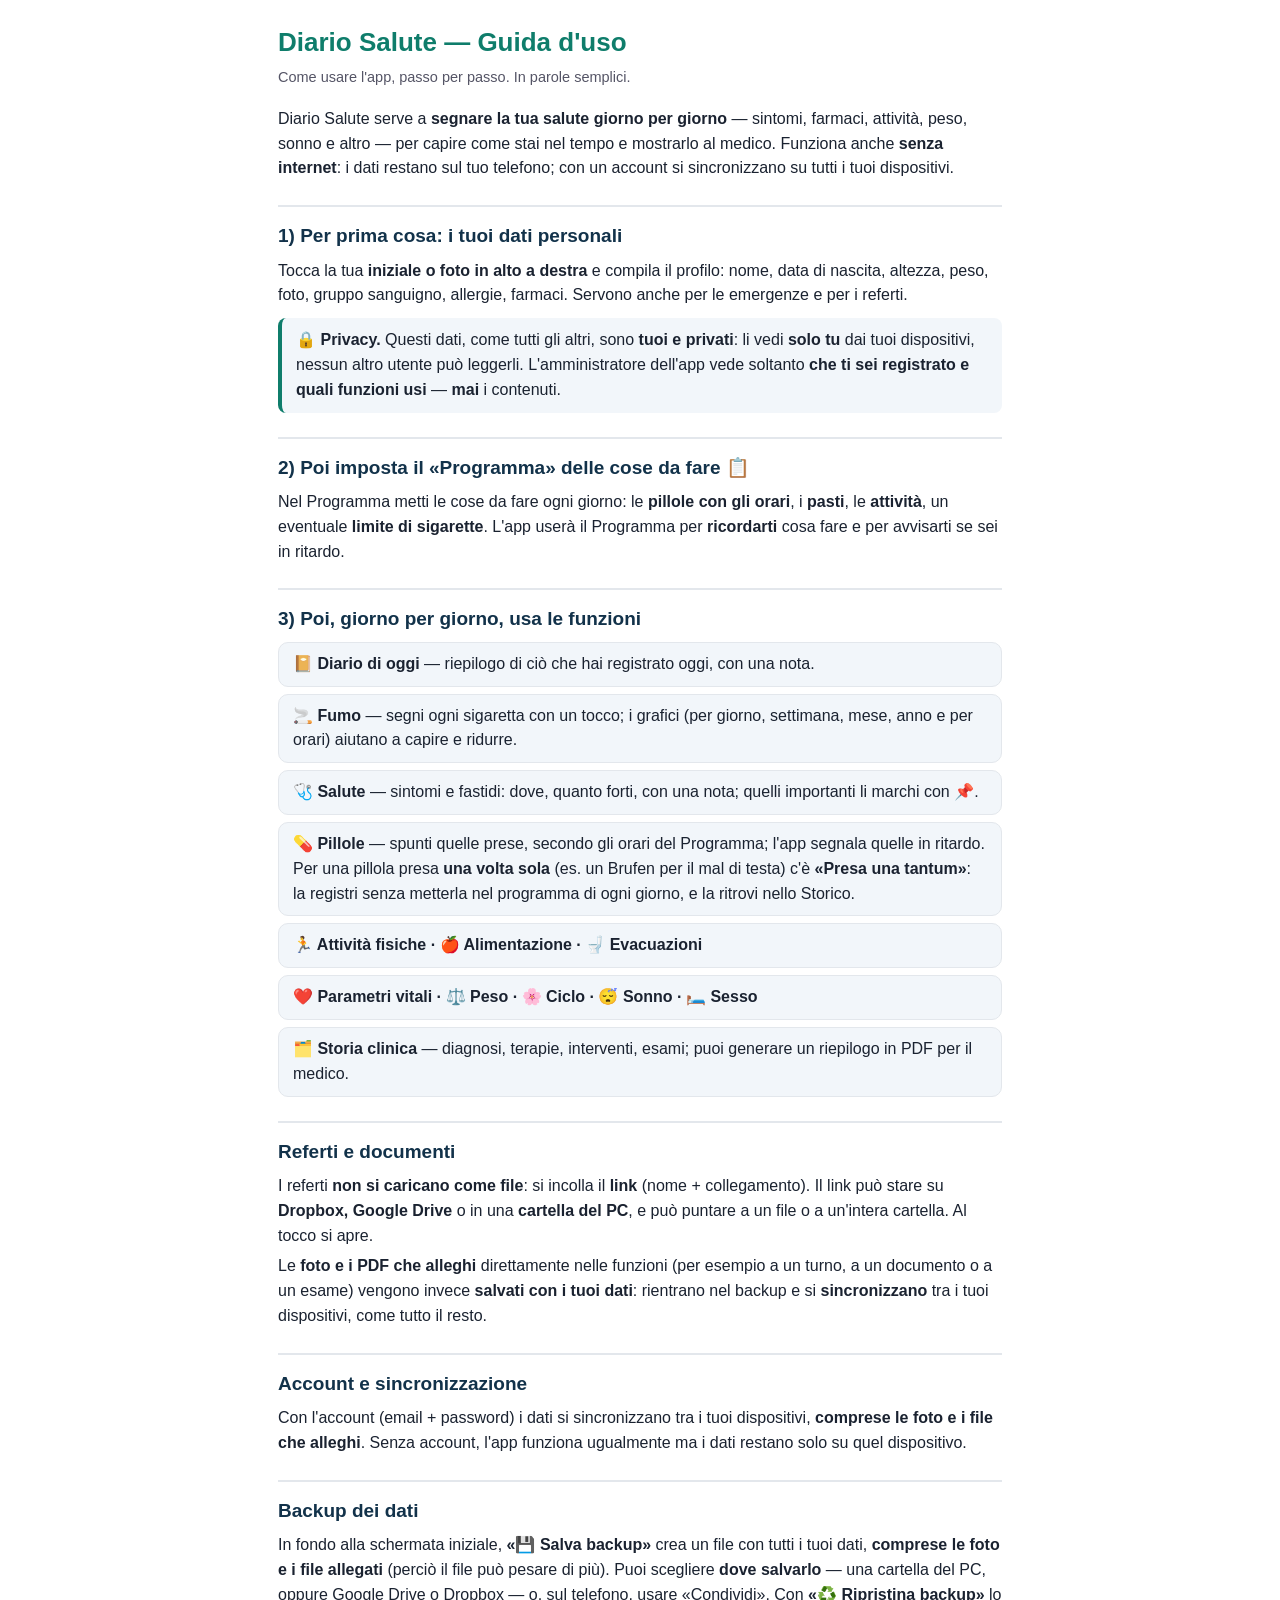
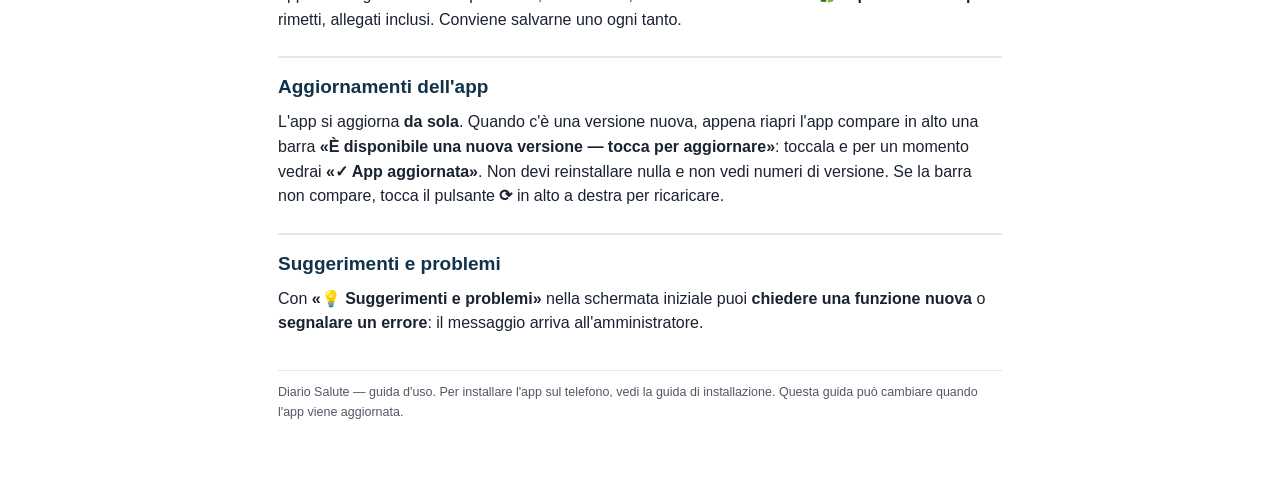
<file: guida-uso.html>
<!DOCTYPE html><html lang="it"><head>
<meta charset="utf-8">
<meta name="viewport" content="width=device-width, initial-scale=1">
<title>Diario Salute — Guida d'uso</title>
<style>
  :root{ --ink:#1a2230; --soft:#556; --accent:#0f7d6b; --line:#e3e7ec; --bg:#fff; --card:#f2f6fa; }
  *{box-sizing:border-box}
  body{ font-family:-apple-system,"Segoe UI",Roboto,Arial,sans-serif; color:var(--ink); background:var(--bg); margin:0; line-height:1.55; }
  .wrap{ max-width:760px; margin:0 auto; padding:22px 18px 60px; }
  h1{ font-size:26px; margin:0 0 4px; color:var(--accent); }
  .sub{ color:var(--soft); margin:0 0 18px; font-size:14.5px; }
  h2{ font-size:19px; margin:24px 0 8px; padding-top:14px; border-top:2px solid var(--line); color:#12324a; }
  p{ margin:6px 0; }
  ul{ margin:6px 0 6px 2px; padding-left:20px; }
  li{ margin:5px 0; }
  .privacy{ background:var(--card); border-left:4px solid var(--accent); border-radius:8px; padding:10px 14px; margin:10px 0; }
  .fn{ background:var(--card); border:1px solid var(--line); border-radius:10px; padding:9px 14px; margin:7px 0; }
  .foot{ margin-top:34px; padding-top:12px; border-top:1px solid var(--line); color:var(--soft); font-size:12.5px; }
  @media print{ body{font-size:12pt} h2{break-after:avoid} .fn,.privacy{break-inside:avoid} }
</style></head>
<body><div class="wrap">
<h1>Diario Salute — Guida d'uso</h1>
<p class="sub">Come usare l'app, passo per passo. In parole semplici.</p>

<p>Diario Salute serve a <b>segnare la tua salute giorno per giorno</b> — sintomi, farmaci, attività, peso, sonno e altro — per capire come stai nel tempo e mostrarlo al medico. Funziona anche <b>senza internet</b>: i dati restano sul tuo telefono; con un account si sincronizzano su tutti i tuoi dispositivi.</p>

<h2>1) Per prima cosa: i tuoi dati personali</h2>
<p>Tocca la tua <b>iniziale o foto in alto a destra</b> e compila il profilo: nome, data di nascita, altezza, peso, foto, gruppo sanguigno, allergie, farmaci. Servono anche per le emergenze e per i referti.</p>
<div class="privacy">🔒 <b>Privacy.</b> Questi dati, come tutti gli altri, sono <b>tuoi e privati</b>: li vedi <b>solo tu</b> dai tuoi dispositivi, nessun altro utente può leggerli. L'amministratore dell'app vede soltanto <b>che ti sei registrato e quali funzioni usi</b> — <b>mai</b> i contenuti.</div>

<h2>2) Poi imposta il «Programma» delle cose da fare 📋</h2>
<p>Nel Programma metti le cose da fare ogni giorno: le <b>pillole con gli orari</b>, i <b>pasti</b>, le <b>attività</b>, un eventuale <b>limite di sigarette</b>. L'app userà il Programma per <b>ricordarti</b> cosa fare e per avvisarti se sei in ritardo.</p>

<h2>3) Poi, giorno per giorno, usa le funzioni</h2>
<div class="fn"><b>📔 Diario di oggi</b> — riepilogo di ciò che hai registrato oggi, con una nota.</div>
<div class="fn"><b>🚬 Fumo</b> — segni ogni sigaretta con un tocco; i grafici (per giorno, settimana, mese, anno e per orari) aiutano a capire e ridurre.</div>
<div class="fn"><b>🩺 Salute</b> — sintomi e fastidi: dove, quanto forti, con una nota; quelli importanti li marchi con 📌.</div>
<div class="fn"><b>💊 Pillole</b> — spunti quelle prese, secondo gli orari del Programma; l'app segnala quelle in ritardo. Per una pillola presa <b>una volta sola</b> (es. un Brufen per il mal di testa) c'è <b>«Presa una tantum»</b>: la registri senza metterla nel programma di ogni giorno, e la ritrovi nello Storico.</div>
<div class="fn"><b>🏃 Attività fisiche · 🍎 Alimentazione · 🚽 Evacuazioni</b></div>
<div class="fn"><b>❤️ Parametri vitali · ⚖️ Peso · 🌸 Ciclo · 😴 Sonno · 🛏️ Sesso</b></div>
<div class="fn"><b>🗂️ Storia clinica</b> — diagnosi, terapie, interventi, esami; puoi generare un riepilogo in PDF per il medico.</div>

<h2>Referti e documenti</h2>
<p>I referti <b>non si caricano come file</b>: si incolla il <b>link</b> (nome + collegamento). Il link può stare su <b>Dropbox, Google Drive</b> o in una <b>cartella del PC</b>, e può puntare a un file o a un'intera cartella. Al tocco si apre.</p>
<p>Le <b>foto e i PDF che alleghi</b> direttamente nelle funzioni (per esempio a un turno, a un documento o a un esame) vengono invece <b>salvati con i tuoi dati</b>: rientrano nel backup e si <b>sincronizzano</b> tra i tuoi dispositivi, come tutto il resto.</p>

<h2>Account e sincronizzazione</h2>
<p>Con l'account (email + password) i dati si sincronizzano tra i tuoi dispositivi, <b>comprese le foto e i file che alleghi</b>. Senza account, l'app funziona ugualmente ma i dati restano solo su quel dispositivo.</p>

<h2>Backup dei dati</h2>
<p>In fondo alla schermata iniziale, <b>«💾 Salva backup»</b> crea un file con tutti i tuoi dati, <b>comprese le foto e i file allegati</b> (perciò il file può pesare di più). Puoi scegliere <b>dove salvarlo</b> — una cartella del PC, oppure Google Drive o Dropbox — o, sul telefono, usare «Condividi». Con <b>«♻️ Ripristina backup»</b> lo rimetti, allegati inclusi. Conviene salvarne uno ogni tanto.</p>

<h2>Aggiornamenti dell'app</h2>
<p>L'app si aggiorna <b>da sola</b>. Quando c'è una versione nuova, appena riapri l'app compare in alto una barra <b>«È disponibile una nuova versione — tocca per aggiornare»</b>: toccala e per un momento vedrai <b>«✓ App aggiornata»</b>. Non devi reinstallare nulla e non vedi numeri di versione. Se la barra non compare, tocca il pulsante <b>⟳</b> in alto a destra per ricaricare.</p>

<h2>Suggerimenti e problemi</h2>
<p>Con <b>«💡 Suggerimenti e problemi»</b> nella schermata iniziale puoi <b>chiedere una funzione nuova</b> o <b>segnalare un errore</b>: il messaggio arriva all'amministratore.</p>

<p class="foot">Diario Salute — guida d'uso. Per installare l'app sul telefono, vedi la guida di installazione. Questa guida può cambiare quando l'app viene aggiornata.</p>
</div></body></html>
</file>
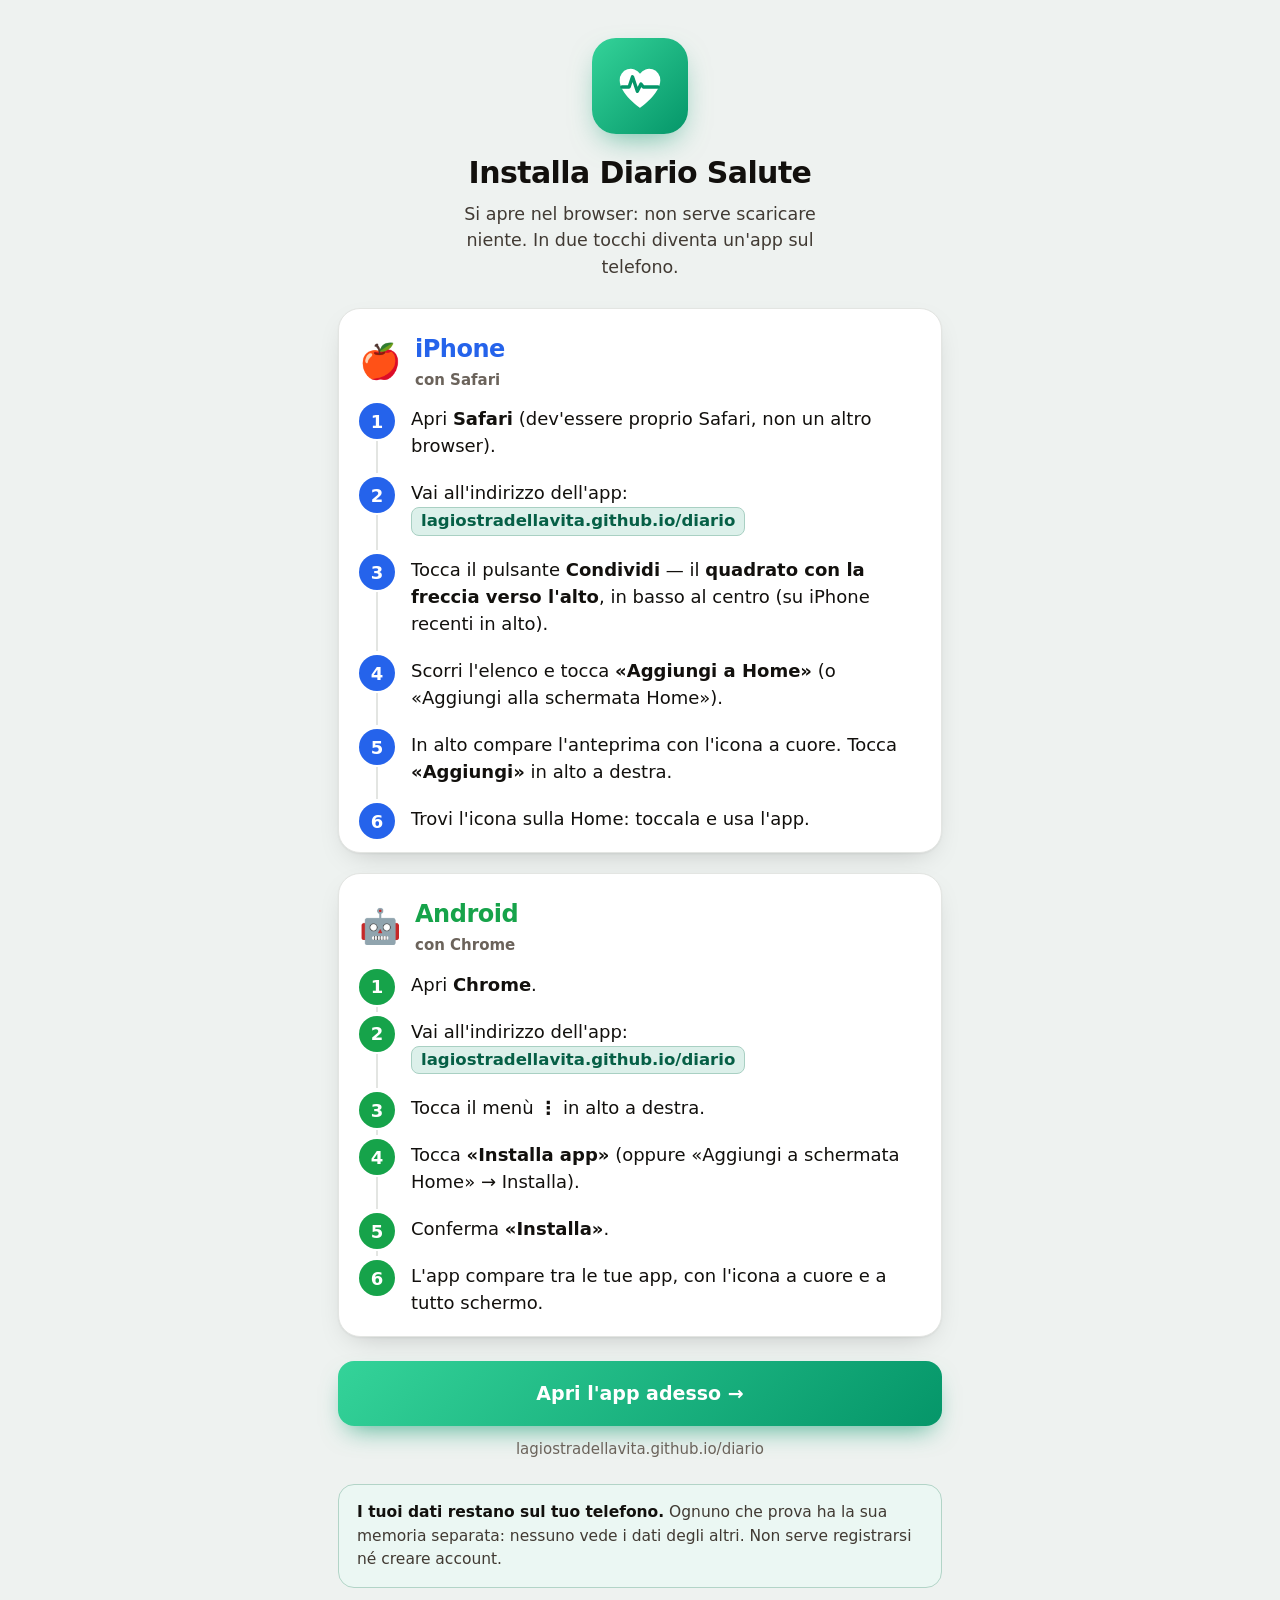
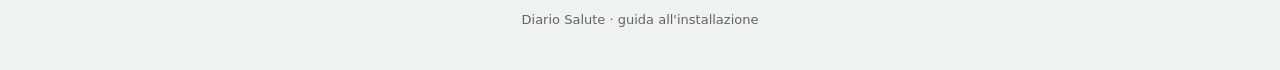
<file: installa.html>
<!doctype html>
<html lang="it">
<head>
<meta charset="utf-8">
<title>Installa Diario Salute</title>
<meta name="viewport" content="width=device-width, initial-scale=1, viewport-fit=cover">
<meta name="theme-color" content="#059669">
<style>
  :root{
    --green:#059669; --green-2:#34D399; --green-ink:#065F46;
    --bg:#EEF2F0; --surface:#FFFFFF; --ink:#12100D; --soft:#413A33; --muted:#6B635B;
    --line:#E3E5E2; --apple:#2563EB; --android:#16A34A;
    --shadow:0 1px 2px rgba(0,0,0,.05), 0 10px 30px -14px rgba(0,0,0,.25);
  }
  @media (prefers-color-scheme: dark){
    :root:not([data-theme="light"]){
      --bg:#0F1512; --surface:#18201C; --ink:#F1F5F2; --soft:#CBD3CD; --muted:#93A099;
      --line:#26302B; --shadow:0 1px 2px rgba(0,0,0,.4), 0 12px 32px -16px rgba(0,0,0,.7);
    }
  }
  *{box-sizing:border-box}
  html,body{margin:0}
  body{
    background:var(--bg); color:var(--ink);
    font-family:-apple-system,BlinkMacSystemFont,"SF Pro Text","Segoe UI",system-ui,Roboto,Helvetica,Arial,sans-serif;
    -webkit-font-smoothing:antialiased; -moz-osx-font-smoothing:grayscale;
    line-height:1.5; -webkit-text-size-adjust:100%;
  }
  .wrap{max-width:640px; margin:0 auto; padding:26px 18px calc(40px + env(safe-area-inset-bottom,0));}

  header{text-align:center; padding:12px 0 8px;}
  .badge{width:96px; height:96px; margin:0 auto 16px; border-radius:24px;
    background:linear-gradient(135deg,var(--green-2),var(--green));
    display:flex; align-items:center; justify-content:center;
    box-shadow:0 12px 30px -10px rgba(5,150,105,.6);}
  .badge svg{width:58px; height:58px;}
  h1{margin:0 0 6px; font-size:30px; font-weight:850; letter-spacing:-.02em;}
  .lead{margin:0 auto; max-width:34ch; font-size:17.5px; color:var(--soft); font-weight:500;}

  .card{background:var(--surface); border:1px solid var(--line); border-radius:22px;
    padding:22px 20px 8px; box-shadow:var(--shadow); margin-top:20px; overflow:hidden;}
  .card-head{display:flex; align-items:center; gap:14px; margin-bottom:6px;}
  .os-emoji{font-size:34px; line-height:1;}
  .card-head h2{margin:0; font-size:24px; font-weight:850; letter-spacing:-.02em;}
  .card-head .os-sub{margin:2px 0 0; font-size:15px; color:var(--muted); font-weight:600;}
  .apple .card-head h2{color:var(--apple);}
  .android .card-head h2{color:var(--android);}

  ol{list-style:none; counter-reset:step; margin:14px 0 0; padding:0;}
  ol li{counter-increment:step; position:relative; padding:0 0 20px 52px; font-size:18px; font-weight:500;}
  ol li:last-child{padding-bottom:12px;}
  ol li::before{content:counter(step); position:absolute; left:0; top:-2px;
    width:36px; height:36px; border-radius:50%; color:#fff; font-weight:850; font-size:18px;
    display:flex; align-items:center; justify-content:center;}
  .apple ol li::before{background:var(--apple);}
  .android ol li::before{background:var(--android);}
  ol li:not(:last-child)::after{content:""; position:absolute; left:17px; top:36px; bottom:6px;
    width:2px; background:var(--line);}
  li b{font-weight:800;}
  .chip{display:inline-block; font-weight:800; background:color-mix(in srgb,var(--green) 14%, var(--surface));
    color:var(--green-ink); border:1px solid color-mix(in srgb,var(--green) 26%, var(--line));
    padding:1px 9px; border-radius:8px; font-size:.92em; overflow-wrap:anywhere; max-width:100%;}
  @media (prefers-color-scheme: dark){ :root:not([data-theme="light"]) .chip{color:var(--green-2);} }

  .cta{display:block; text-align:center; text-decoration:none; margin-top:24px;
    background:linear-gradient(135deg,var(--green-2),var(--green)); color:#fff;
    font-size:19px; font-weight:850; padding:18px; border-radius:16px;
    box-shadow:0 12px 26px -10px rgba(5,150,105,.7);}
  .url{display:block; text-align:center; margin-top:12px; font-size:15px; color:var(--muted); word-break:break-all;}

  .note{margin-top:24px; background:color-mix(in srgb,var(--green) 8%, var(--surface));
    border:1px solid color-mix(in srgb,var(--green) 22%, var(--line)); border-radius:16px; padding:16px 18px;
    font-size:15.5px; color:var(--soft);}
  .note b{color:var(--ink);}
  footer{text-align:center; margin-top:22px; font-size:13px; color:var(--muted);}

  @page{ size:A4; margin:0; }
  @media print{
    :root{ --bg:#FFFFFF; --surface:#FFFFFF; --ink:#111111; --soft:#333333; --muted:#555555; --line:#CCCCCC; }
    body{ background:#fff; color:#111; }
    .wrap{ max-width:100%; padding:6mm 4mm; }
    .card, .note{ break-inside:avoid; page-break-inside:avoid; box-shadow:none; }
    .badge, .cta{ box-shadow:none; -webkit-print-color-adjust:exact; print-color-adjust:exact; }
    .card{ margin-top:14px; }
    .url{ color:#555; }
  }
</style>
</head>
<body>
  <div class="wrap">
    <header>
      <div class="badge" aria-hidden="true">
        <svg viewBox="0 0 24 24" fill="none" xmlns="http://www.w3.org/2000/svg">
          <path d="M12 21S3.6 15.3 3.6 9.6A4.6 4.6 0 0 1 12 6.9a4.6 4.6 0 0 1 8.4 2.7C20.4 15.3 12 21 12 21z" fill="#fff"/>
          <path d="M4.5 12.4h3l1.4-4.2 2 6 1.5-3 1 1.2h6.1" stroke="#059669" stroke-width="1.4" stroke-linecap="round" stroke-linejoin="round"/>
        </svg>
      </div>
      <h1>Installa Diario Salute</h1>
      <p class="lead">Si apre nel browser: non serve scaricare niente. In due tocchi diventa un'app sul telefono.</p>
    </header>

    <section class="card apple">
      <div class="card-head">
        <span class="os-emoji">🍎</span>
        <div><h2>iPhone</h2><p class="os-sub">con Safari</p></div>
      </div>
      <ol>
        <li>Apri <b>Safari</b> (dev'essere proprio Safari, non un altro browser).</li>
        <li>Vai all'indirizzo dell'app: <span class="chip">lagiostradellavita.github.io/diario</span></li>
        <li>Tocca il pulsante <b>Condividi</b> — il <b>quadrato con la freccia verso l'alto</b>, in basso al centro (su iPhone recenti in alto).</li>
        <li>Scorri l'elenco e tocca <b>«Aggiungi a Home»</b> (o «Aggiungi alla schermata Home»).</li>
        <li>In alto compare l'anteprima con l'icona a cuore. Tocca <b>«Aggiungi»</b> in alto a destra.</li>
        <li>Trovi l'icona sulla Home: toccala e usa l'app.</li>
      </ol>
    </section>

    <section class="card android">
      <div class="card-head">
        <span class="os-emoji">🤖</span>
        <div><h2>Android</h2><p class="os-sub">con Chrome</p></div>
      </div>
      <ol>
        <li>Apri <b>Chrome</b>.</li>
        <li>Vai all'indirizzo dell'app: <span class="chip">lagiostradellavita.github.io/diario</span></li>
        <li>Tocca il menù <b>⋮</b> in alto a destra.</li>
        <li>Tocca <b>«Installa app»</b> (oppure «Aggiungi a schermata Home» → Installa).</li>
        <li>Conferma <b>«Installa»</b>.</li>
        <li>L'app compare tra le tue app, con l'icona a cuore e a tutto schermo.</li>
      </ol>
    </section>

    <a class="cta" href="./">Apri l'app adesso →</a>
    <span class="url">lagiostradellavita.github.io/diario</span>

    <div class="note">
      <b>I tuoi dati restano sul tuo telefono.</b> Ognuno che prova ha la sua memoria separata: nessuno vede i dati degli altri. Non serve registrarsi né creare account.
    </div>

    <footer>Diario Salute · guida all'installazione</footer>
  </div>
</body>
</html>
</file>
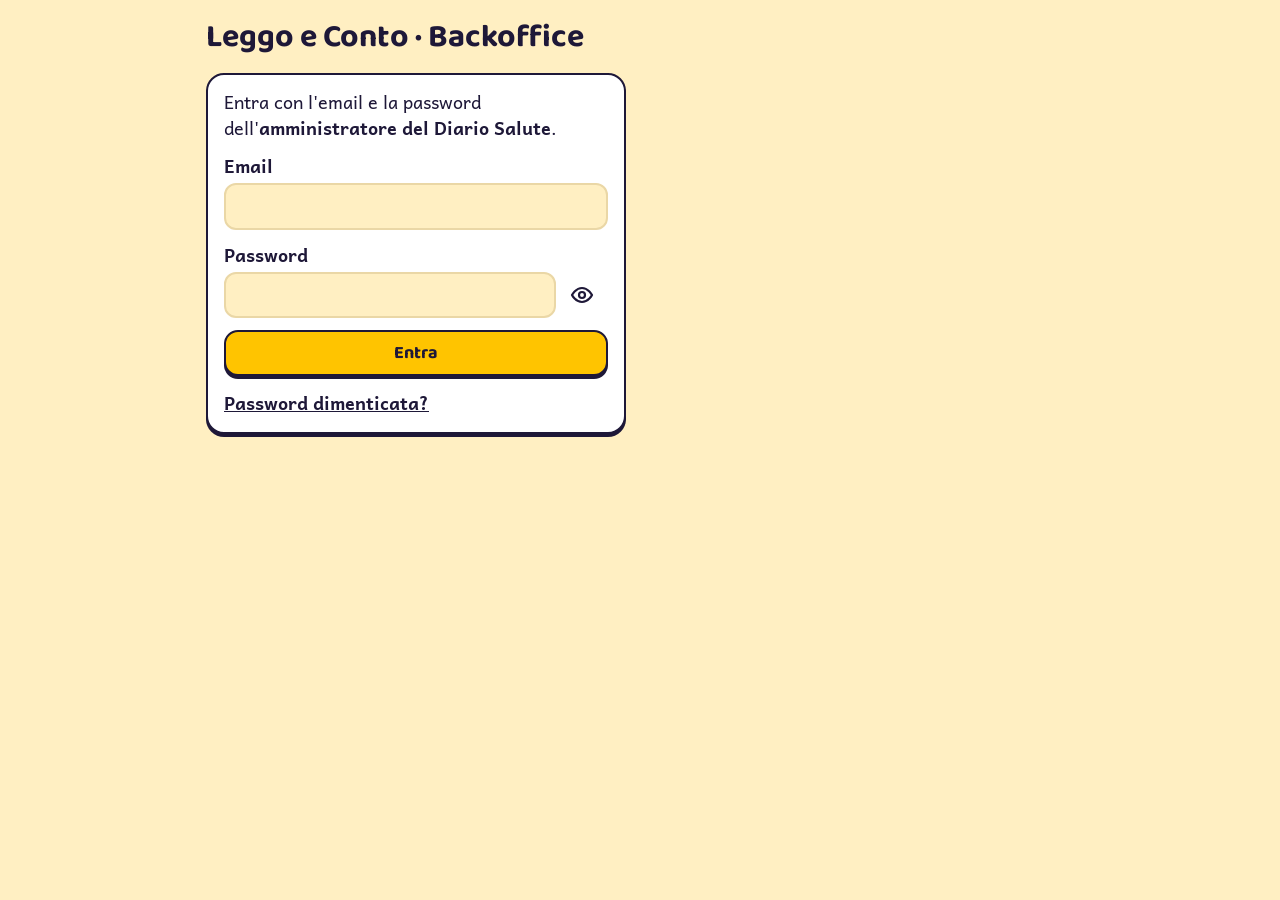
<file: numeri/admin.html>
<!doctype html>
<html lang="it">
<head>
<meta charset="utf-8">
<meta name="viewport" content="width=device-width, initial-scale=1, viewport-fit=cover">
<title>Leggo e Conto · Backoffice</title>
<link rel="stylesheet" href="fonts/fonts.css">
<style>
/* Backoffice di Leggo e Conto: una colonna, schede per stato, una scheda per famiglia. */
:root{
  --bg:#FFEFC2; --paper:#FFFFFF; --ink:#1E1838; --muted:#5C4A2E; --line:#EAD7A6; --edge:#1E1838;
  --sun:#FFC400; --sun-deep:#B86A00; --wait:#FF9A2E; --ok:#2E9E5B; --stop:#B0185E;
  --f-display:"Baloo 2","Trebuchet MS",system-ui,sans-serif; --f-body:"Andika","Trebuchet MS",system-ui,sans-serif;
}
@media (prefers-color-scheme: dark){:root:not([data-theme="light"]){--bg:#1E1A14;--paper:#2C251C;--ink:#FFF8EC;--muted:#D9C9A8;--line:#4A3E2C;--edge:#0B0816;color-scheme:dark}}
:root[data-theme="dark"]{--bg:#1E1A14;--paper:#2C251C;--ink:#FFF8EC;--muted:#D9C9A8;--line:#4A3E2C;--edge:#0B0816;color-scheme:dark}
*{box-sizing:border-box}
[hidden]{display:none!important}
body{margin:0;background:var(--bg);color:var(--ink);font-family:var(--f-body);font-size:18px;line-height:1.45}
.wrap{max-width:900px;margin:0 auto;padding-block:20px 48px;padding-left:max(16px,env(safe-area-inset-left,0px));padding-right:max(16px,env(safe-area-inset-right,0px))}
h1,h2{font-family:var(--f-display);margin:0;line-height:1.1}
h1{font-size:2rem} h2{font-size:1.3rem}
button,input{font:inherit;color:inherit}
.btn{border:2.5px solid var(--edge);border-radius:14px;background:var(--paper);box-shadow:0 3px 0 var(--edge);padding:8px 14px;font-family:var(--f-display);font-weight:700;cursor:pointer}
.btn:active{transform:translateY(2px);box-shadow:0 1px 0 var(--edge)}
.btn.go{background:var(--sun);color:#1E1838}
.btn.ok{background:var(--ok);color:#fff}
.btn.stop{background:var(--stop);color:#fff}
.btn:disabled{opacity:.5}
:focus-visible{outline:3px solid #7A5CFF;outline-offset:2px}
.card{background:var(--paper);border:2.5px solid var(--edge);border-radius:18px;padding:14px 16px;box-shadow:0 3px 0 var(--edge)}
.head{display:flex;align-items:center;justify-content:space-between;gap:12px;flex-wrap:wrap}
.form{display:flex;flex-direction:column;gap:12px;max-width:420px;margin-top:18px}
.form label{display:flex;flex-direction:column;gap:4px;font-weight:700}
.form input{border:2.5px solid var(--line);border-radius:12px;padding:8px 12px;background:var(--bg)}
.msg{font-weight:700;color:var(--stop);margin:0}
.tabs{display:flex;gap:8px;flex-wrap:wrap;margin:18px 0 12px}
.tabs button{border:2.5px solid var(--edge);border-radius:999px;background:var(--paper);padding:6px 14px;font-weight:700;cursor:pointer}
.tabs button[aria-pressed="true"]{background:var(--sun);color:#1E1838}
.tabs .n{display:inline-block;min-width:1.6em;margin-left:6px;border-radius:999px;background:var(--ink);color:var(--bg);font-size:.85em;padding:0 6px;text-align:center}
.list{display:flex;flex-direction:column;gap:12px}
.u-top{display:flex;justify-content:space-between;gap:10px;flex-wrap:wrap;align-items:baseline}
.u-name{font-family:var(--f-display);font-size:1.3rem;font-weight:800}
.chip{display:inline-block;border-radius:999px;padding:1px 10px;font-weight:700;font-size:.9rem;color:#fff}
.chip.sosp{background:#FFB020;color:#1E1838}
.pl-sociale{background:#CDEBD3;color:#1E1838} .pl-prova{background:#FFE7A8;color:#1E1838} .pl-base{background:#CFE3FF;color:#1E1838} .pl-premium{background:#E7D6FF;color:#1E1838} .pl-scaduto{background:#FFD0D0;color:#1E1838}
.chip + .chip{margin-left:6px} .piano{margin:6px 0 0} .check{margin:0;padding-left:4px;list-style:none} .check li{margin:6px 0} code.url{word-break:break-all;background:#F3F1EA;padding:2px 6px;border-radius:6px}
.st-in_attesa{background:var(--wait);color:#1E1838} .st-attivo{background:var(--ok)} .st-bloccato{background:var(--stop)}
.meta{display:grid;grid-template-columns:repeat(auto-fit,minmax(180px,1fr));gap:4px 16px;margin:8px 0;color:var(--muted);font-size:.95rem}
.meta b{color:var(--ink)}
.kids{margin:6px 0 0;padding-left:20px}
.acts{display:flex;gap:8px;flex-wrap:wrap;margin-top:10px}
.pw{margin-top:8px;font-weight:700}
.pw code{font-size:1.2rem;background:var(--bg);padding:2px 8px;border-radius:8px;user-select:all}
.empty{color:var(--muted)}
.linkbtn{background:none;border:0;padding:2px 0;font-weight:700;text-decoration:underline;color:var(--ink);cursor:pointer;align-self:flex-start}
.alert{margin-top:16px;background:#FF9A2E;color:#1E1838;font-weight:700;display:flex;gap:12px;align-items:center;justify-content:space-between;flex-wrap:wrap}
.tablewrap{overflow-x:auto}
table{border-collapse:collapse;width:100%;font-variant-numeric:tabular-nums;min-width:520px}
th,td{text-align:left;padding:7px 8px;border-bottom:2px solid var(--line);font-size:.95rem;vertical-align:top}
th{font-family:var(--f-display);color:var(--muted)}
</style>
</head>
<body>
<div class="wrap">
  <div class="head">
    <h1>Leggo e Conto · Backoffice</h1>
    <div id="hBtns" hidden><button class="btn" id="reload">Aggiorna</button> <button class="btn" id="out">Esci</button></div>
  </div>

  <form class="card form" id="login" novalidate>
    <p style="margin:0">Entra con l'email e la password dell'<b>amministratore del Diario Salute</b>.</p>
    <label for="em">Email<input id="em" type="text" inputmode="email" autocomplete="username"></label>
    <label for="pw">Password<input id="pw" type="password" autocomplete="current-password"></label>
    <p class="msg" id="lmsg" hidden></p>
    <button class="btn go" type="submit">Entra</button>
    <button class="linkbtn" type="button" id="lost">Password dimenticata?</button>
  </form>

  <form class="card form" id="nuova" novalidate hidden>
    <p style="margin:0"><b>Scegli la password nuova</b> dell'amministratore (vale anche per il Diario).</p>
    <label for="np1">Password nuova (almeno 8 caratteri)<input id="np1" type="password" autocomplete="new-password"></label>
    <label for="np2">Riscrivila<input id="np2" type="password" autocomplete="new-password"></label>
    <p class="msg" id="nmsg" hidden></p>
    <button class="btn go" type="submit">Salva la password</button>
  </form>

  <div id="panel" hidden>
    <div class="card alert" id="alert" hidden></div>
    <div class="card alert" id="sosp" hidden></div>
    <p class="empty" id="mailInfo" style="margin:12px 0 0"></p>
    <div class="tabs" id="tabs">
      <button data-t="in_attesa" aria-pressed="true">Da approvare<span class="n" id="n-in_attesa">0</span></button>
      <button data-t="attivo" aria-pressed="false">Attivi<span class="n" id="n-attivo">0</span></button>
      <button data-t="scaduto" aria-pressed="false">Scaduti<span class="n" id="n-scaduto">0</span></button>
      <button data-t="bloccato" aria-pressed="false">Bloccati<span class="n" id="n-bloccato">0</span></button>
      <button data-t="accessi" aria-pressed="false">Ultimi accessi</button>
      <button data-t="odoo" aria-pressed="false">Odoo</button>
    </div>
    <div class="list" id="list"></div>
    <div class="card tablewrap" id="acc" hidden></div>
    <div class="card" id="odoo" hidden></div>
  </div>
</div>
<script>
'use strict';
var API = 'https://diario-salute-api.onrender.com';
var $ = function (s) { return document.querySelector(s); };
var tok = null; try { tok = sessionStorage.getItem('lc-admin'); } catch (e) {}
var utenti = [], tab = 'in_attesa', pwArm = {}, delArm = {};
function esc(t) { return String(t == null ? '' : t).replace(/[&<>"]/g, function (c) { return { '&': '&amp;', '<': '&lt;', '>': '&gt;', '"': '&quot;' }[c]; }); }
function when(t) { if (!t) return '–'; var d = new Date(t); return d.toLocaleDateString('it-IT') + ' ' + d.toLocaleTimeString('it-IT', { hour: '2-digit', minute: '2-digit' }); }
function api(path, opts) {
  opts = opts || {};
  opts.headers = { 'Content-Type': 'application/json' };
  if (tok) opts.headers.Authorization = 'Bearer ' + tok;
  return fetch(API + path, opts).then(function (r) {
    if (r.status === 204) return null;
    return r.json().catch(function () { return null; }).then(function (j) {
      if (!r.ok) { var e = new Error((j && j.detail) || ('Errore ' + r.status)); e.status = r.status; throw e; }
      return j;
    });
  });
}
function msg(t) { $('#lmsg').textContent = t; $('#lmsg').hidden = !t; }
$('#login').addEventListener('submit', function (e) {
  e.preventDefault(); msg('Controllo... (la prima volta della giornata può volerci un minuto)');
  api('/auth/login', { method: 'POST', body: JSON.stringify({ email: $('#em').value.trim(), password: $('#pw').value }) })
    .then(function (r) { tok = r.access_token; try { sessionStorage.setItem('lc-admin', tok); } catch (x) {} $('#pw').value = ''; msg(''); load(); })
    .catch(function (x) { msg(x.status ? x.message : 'Non riesco a collegarmi al server'); });
});
$('#out').onclick = function () { tok = null; try { sessionStorage.removeItem('lc-admin'); } catch (e) {} $('#panel').hidden = true; $('#hBtns').hidden = true; $('#login').hidden = false; };
$('#reload').onclick = function () { load(); };
$('#tabs').addEventListener('click', function (e) {
  var b = e.target.closest('[data-t]'); if (!b) return; tab = b.dataset.t;
  document.querySelectorAll('#tabs [data-t]').forEach(function (x) { x.setAttribute('aria-pressed', String(x === b)); });
  render();
});
function load() {
  return api('/giochi/admin/utenti').then(function (j) {
    utenti = j.utenti; $('#login').hidden = true; $('#panel').hidden = false; $('#hBtns').hidden = false;
    var n = utenti.filter(function (u) { return u.stato === 'in_attesa'; }).length;
    var ns = utenti.filter(function (u) { return u.sospetto; }).length;
    $('#sosp').hidden = !ns; $('#sosp').innerHTML = ns ? '<span>⚠ ' + (ns === 1 ? '1 account prova' : ns + ' account provano') + ' a entrare da più dispositivi del permesso: forse la password è stata data ad altri. Li trovi in cima alla lista, segnati.</span>' : '';
    document.title = (n ? '(' + n + ') ' : '') + 'Leggo e Conto · Backoffice';
    $('#alert').hidden = !n;
    $('#alert').innerHTML = n ? '<span>' + (n === 1 ? 'C\u2019è 1 richiesta d\u2019accesso da approvare' : 'Ci sono ' + n + ' richieste d\u2019accesso da approvare') + '</span><button class="btn" id="goWait">Vedi</button>' : '';
    if (n) $('#goWait').onclick = function () { document.querySelector('#tabs [data-t="in_attesa"]').click(); };
    render();
  }).catch(function (x) {
    if (x.status === 401 || x.status === 403) { $('#out').onclick(); msg(x.status === 403 ? 'Questo account non è l’amministratore' : 'Rientra con la password'); }
    else msg('Non riesco a collegarmi al server');
  });
}
// il piano: sociale (gratis, senza scadenza), prova, base, premium; scaduto si conta a parte
var PIANO = { sociale: 'Sociale', prova: 'Prova', base: 'Base', premium: 'Premium' };
function giorno(t) { return t ? new Date(t).toLocaleDateString('it-IT') : 'senza scadenza'; }
function gruppo(u) { return u.stato === 'attivo' && u.scaduto ? 'scaduto' : u.stato; }
function card(u) {
  var kids = u.bambini.length ? '<ul class="kids">' + u.bambini.map(function (k) { return '<li>' + esc(k.nome) + (k.classe ? ', ' + esc(k.classe) : '') + (k.eta ? ', ' + esc(k.eta) + ' anni' : '') + ' · ' + k.partite + ' partite · ' + k.stelline + ' stelline</li>'; }).join('') + '</ul>' : '<p class="empty" style="margin:6px 0 0">Nessun bambino ancora</p>';
  var a = [];
  if (u.stato !== 'attivo') a.push('<button class="btn ok" data-a="approva" data-id="' + u.id + '">' + (u.stato === 'bloccato' ? 'Riattiva' : 'Approva') + '</button>');
  if (u.stato !== 'bloccato') a.push('<button class="btn stop" data-a="blocca" data-id="' + u.id + '">' + (u.stato === 'in_attesa' ? 'Rifiuta' : 'Blocca') + '</button>');
  if (u.piano !== 'sociale') a.push('<button class="btn ok" data-a="sociale" data-id="' + u.id + '">Rendi sociale (gratis)</button>');
  if (u.piano === 'prova' || u.scaduto) a.push('<button class="btn" data-a="prova30" data-id="' + u.id + '">Prova +30 giorni</button>');
  if (u.dispositivi) a.push('<button class="btn" data-a="scollega-tutti" data-id="' + u.id + '">Scollega tutti i dispositivi</button>');
  a.push('<button class="btn" data-a="pw" data-id="' + u.id + '">' + (pwArm[u.id] === 1 ? 'Tocca ancora: la password vecchia non vale più' : 'Password provvisoria') + '</button>');
  a.push('<button class="btn" data-a="del" data-id="' + u.id + '">' + (delArm[u.id] ? 'Tocca ancora: si cancellano anche i bambini' : 'Elimina') + '</button>');
  return '<div class="card"><div class="u-top"><span class="u-name">' + esc(u.nome || u.email) + '</span><span class="chip st-' + u.stato + '">' + { in_attesa: 'da approvare', attivo: 'attivo', bloccato: 'bloccato' }[u.stato] + '</span><span class="chip pl-' + (u.scaduto ? 'scaduto' : u.piano) + '">' + (PIANO[u.piano] || u.piano) + (u.scaduto ? ' · scaduto' : '') + '</span>' + (u.sospetto ? '<span class="chip sosp">⚠ possibile condivisione</span>' : '') + '</div>'
    + '<p class="piano">Piano <b>' + esc(PIANO[u.piano] || u.piano) + '</b> · ' + (u.scadenza ? (u.scaduto ? 'scaduto il ' : 'fino al ') + giorno(u.scadenza) : 'senza scadenza') + (u.odoo ? ' · abbonamento Odoo ' + esc(u.odoo) : '') + '</p>'
    + '<p class="piano">Dispositivi collegati <b>' + u.dispositivi + ' di ' + u.max_dispositivi + '</b>' + (u.tentativi_oltre ? ' · tentativi da un dispositivo in più: <b>' + u.tentativi_oltre + '</b>' : '') + '</p>'
    + '<p class="piano">Informativa privacy: ' + (u.privacy_il ? 'accettata il <b>' + new Date(u.privacy_il).toLocaleDateString('it-IT') + '</b>' : '<b>non ancora accettata</b> (gli verrà chiesta al prossimo ingresso)') + '</p>'
    + (u.messaggio ? '<p style="margin:6px 0 0">«' + esc(u.messaggio) + '»</p>' : '')
    + '<div class="meta"><span>Email: <b>' + esc(u.email) + '</b></span><span>Telefono: <b>' + esc(u.telefono || '–') + '</b></span><span>Richiesta: <b>' + when(u.iscritto) + '</b></span><span>Approvato: <b>' + when(u.approvato) + '</b></span><span>Ultimo accesso: <b>' + when(u.ultimo_accesso) + '</b></span><span>Accessi: <b>' + u.accessi + '</b></span></div>'
    + kids + '<div class="acts">' + a.join('') + '</div>'
    + (typeof pwArm[u.id] === 'string' ? '<p class="pw">Password provvisoria da comunicare: <code>' + esc(pwArm[u.id]) + '</code></p>' : '') + '</div>';
}
function render() {
  ['in_attesa', 'attivo', 'scaduto', 'bloccato'].forEach(function (s) { $('#n-' + s).textContent = utenti.filter(function (u) { return gruppo(u) === s; }).length; });
  $('#acc').hidden = tab !== 'accessi'; $('#odoo').hidden = tab !== 'odoo'; $('#list').hidden = tab === 'accessi' || tab === 'odoo';
  if (tab === 'odoo') return renderOdoo();
  if (tab === 'accessi') {
    $('#acc').innerHTML = '<p class="empty">Carico...</p>';
    api('/giochi/admin/accessi?limite=300').then(function (j) {
      $('#acc').innerHTML = j.accessi.length ? '<table><thead><tr><th>Quando</th><th>Chi</th><th>Dispositivo</th></tr></thead><tbody>' + j.accessi.map(function (a) { return '<tr><td>' + when(a.quando) + '</td><td>' + esc(a.nome || '') + '<br><span class="empty">' + esc(a.email) + '</span></td><td class="empty">' + esc((a.dispositivo || '–').slice(0, 90)) + '</td></tr>'; }).join('') + '</tbody></table>' : '<p class="empty">Nessun accesso ancora.</p>';
    }).catch(function (x) { $('#acc').innerHTML = '<p class="msg">' + esc(x.message) + '</p>'; });
    return;
  }
  var l = utenti.filter(function (u) { return gruppo(u) === tab; }).sort(function (x, y) { return (y.sospetto ? 1 : 0) - (x.sospetto ? 1 : 0); });
  $('#list').innerHTML = l.length ? l.map(card).join('') : '<p class="empty">' + { in_attesa: 'Nessuna richiesta da approvare.', attivo: 'Nessun accesso attivo.', scaduto: 'Nessun abbonamento scaduto.', bloccato: 'Nessun accesso bloccato.' }[tab] + '</p>';
}
// il collegamento con Odoo: cosa e' configurato su Render e gli avvisi arrivati
function renderOdoo() {
  $('#odoo').innerHTML = '<p class="empty">Carico...</p>';
  api('/giochi/admin/odoo').then(function (j) {
    var si = function (v, t) { return '<li>' + (v ? '✅ ' : '⚠️ ') + t + '</li>'; };
    $('#odoo').innerHTML = '<h2 style="margin:0 0 8px">Collegamento con Odoo</h2><ul class="check">'
      + si(j.chiave, j.chiave ? 'Chiave degli avvisi impostata (GIOCHI_ODOO_CHIAVE).' : 'Manca GIOCHI_ODOO_CHIAVE su Render: senza, gli avvisi di Odoo vengono rifiutati.')
      + si(j.lettura, j.lettura ? 'Il server legge gli abbonamenti da Odoo (ODOO_URL, ODOO_DB, ODOO_UTENTE, ODOO_CHIAVE).' : 'Il server non legge ancora gli abbonamenti da Odoo: mancano ODOO_URL, ODOO_DB, ODOO_UTENTE, ODOO_CHIAVE su Render.')
      + si(j.negozio, j.negozio ? 'Pagina del negozio: ' + esc(j.negozio) : 'Manca GIOCHI_NEGOZIO_URL: l’app non mostra il pulsante «Abbonati sul sito».')
      + si(j.posta, j.posta ? 'La posta parte: chi compra riceve il link per la password.' : 'La posta non è configurata: chi compra NON riceve il link. Dagli tu una password provvisoria.')
      + '</ul><p>Indirizzo da incollare in Odoo (azione «Invia notifica webhook»):<br><code class="url">' + esc(API) + '/giochi/odoo/abbonamento?chiave=LA-TUA-CHIAVE</code></p>'
      + '<h2 style="margin:16px 0 8px">Ultimi avvisi da Odoo</h2>'
      + (j.eventi.length ? '<div class="tablewrap"><table><thead><tr><th>Quando</th><th>Email</th><th>Abbonamento</th><th>Esito</th></tr></thead><tbody>' + j.eventi.map(function (e) { return '<tr><td>' + when(e.quando) + '</td><td>' + esc(e.email || '–') + '</td><td>' + esc(e.rif || '–') + '</td><td>' + esc(e.esito) + '</td></tr>'; }).join('') + '</tbody></table></div>' : '<p class="empty">Nessun avviso arrivato finora.</p>');
  }).catch(function (x) { $('#odoo').innerHTML = '<p class="msg">' + esc(x.message) + '</p>'; });
}
$('#list').addEventListener('click', function (e) {
  var b = e.target.closest('[data-a]'); if (!b) return;
  var id = b.dataset.id, a = b.dataset.a;
  if (a === 'pw' && pwArm[id] !== 1) { pwArm[id] = 1; return render(); }
  if (a === 'del' && !delArm[id]) { delArm[id] = 1; return render(); }
  b.disabled = true;
  var call = a === 'del' ? api('/giochi/admin/utenti/' + id, { method: 'DELETE' })
    : a === 'pw' ? api('/giochi/admin/utenti/' + id + '/password-provvisoria', { method: 'POST' }).then(function (j) { pwArm[id] = j.password; })
    : a === 'sociale' ? api('/giochi/admin/utenti/' + id + '/piano', { method: 'POST', body: JSON.stringify({ piano: 'sociale' }) })
    : a === 'prova30' ? api('/giochi/admin/utenti/' + id + '/piano', { method: 'POST', body: JSON.stringify({ piano: 'prova', giorni: 30 }) })
    : api('/giochi/admin/utenti/' + id + '/' + a, { method: 'POST' });   // approva, blocca, scollega-tutti
  call.then(function () { delete delArm[id]; if (a !== 'pw') delete pwArm[id]; return load(); })
    .catch(function (x) { b.disabled = false; alert('Non riuscito: ' + x.message); });
});
function mailInfo() {
  api('/giochi/admin/posta').then(function (j) {
    $('#mailInfo').textContent = j.configurata ? 'Gli avvisi via email sono configurati (' + j.via + '): le richieste nuove arrivano a ' + j.destinatario + '. ' : 'La posta non è configurata su Render: non parte nessuna email, né alle famiglie né a te. Le richieste nuove si vedono qui, e la pagina si aggiorna da sola ogni minuto.';
    if (j.configurata) { var b = document.createElement('button'); b.className = 'btn'; b.type = 'button'; b.textContent = 'Manda un’email di prova'; b.style.marginTop = '8px';
      b.onclick = function () { b.disabled = true; b.textContent = 'Invio…'; api('/giochi/admin/posta/prova', { method: 'POST' }).then(function (r) { b.disabled = false; b.textContent = 'Manda un’email di prova'; alert(r.messaggio); }).catch(function (x) { b.disabled = false; alert('Non riuscito: ' + x.message); }); };
      $('#mailInfo').appendChild(document.createElement('br')); $('#mailInfo').appendChild(b); }
  }).catch(function () {});
}
// la pagina aperta controlla da sola ogni minuto se sono arrivate richieste
setInterval(function () { if (tok && !document.hidden) load(); }, 60000);
var _load = load; load = function () { var r = _load(); mailInfo(); return r; };
// password dimenticata: link via email; il link riporta qui con ?recupero=
var recCode = null; try { var m = location.search.match(/[?&]recupero=([^&#]+)/); if (m) recCode = decodeURIComponent(m[1]); } catch (e) {}
$('#lost').onclick = function () {
  var em = $('#em').value.trim();
  if (!/^[^@\s]+@[^@\s]+\.[^@\s]+$/.test(em)) return msg('Scrivi prima la tua email qui sopra, poi tocca di nuovo «Password dimenticata?»');
  msg('Invio...');
  api('/auth/recupero', { method: 'POST', body: JSON.stringify({ email: em, dove: 'backoffice' }) }).then(function (r) {
    msg(r.posta ? 'Se l\u2019email è quella dell\u2019amministratore, ti è arrivato un link: aprilo entro un\u2019ora.' : 'L\u2019invio delle email non è ancora attivo. Per rientrare: su Render, servizio diario-salute-api, scheda Environment, aggiungi ADMIN_NUOVA_PASSWORD con la password che vuoi; dopo il riavvio entra con quella e poi cancella la variabile.');
  }).catch(function (x) { msg(x.status ? x.message : 'Non riesco a collegarmi al server'); });
};
$('#nuova').addEventListener('submit', function (e) {
  e.preventDefault();
  var n = $('#np1').value, nm = function (t) { $('#nmsg').textContent = t; $('#nmsg').hidden = !t; };
  if (n.length < 8) return nm('La password deve avere almeno 8 caratteri');
  if (n !== $('#np2').value) return nm('Le due password non sono uguali');
  nm('Salvo...');
  api('/auth/recupero/conferma', { method: 'POST', body: JSON.stringify({ codice: recCode, nuova: n }) }).then(function (r) {
    recCode = null; try { history.replaceState(null, '', location.pathname); } catch (x) {}
    $('#nuova').hidden = true; $('#login').hidden = false; $('#em').value = r.email || ''; msg('Password cambiata: entra con quella nuova.');
  }).catch(function (x) { nm(x.status ? x.message : 'Non riesco a collegarmi al server'); });
});
if (recCode) { $('#login').hidden = true; $('#nuova').hidden = false; }
else if (tok) load();
</script>
<script>
/* occhio sulle password e email sempre minuscole, su ogni campo della pagina */
(function () {
  var APERTO = '<svg width="24" height="24" viewBox="0 0 24 24" fill="none" stroke="currentColor" stroke-width="2.2" stroke-linecap="round" stroke-linejoin="round" aria-hidden="true"><path d="M2 12s3.6-7 10-7 10 7 10 7-3.6 7-10 7S2 12 2 12z"/><circle cx="12" cy="12" r="3"/></svg>';
  var CHIUSO = '<svg width="24" height="24" viewBox="0 0 24 24" fill="none" stroke="currentColor" stroke-width="2.2" stroke-linecap="round" stroke-linejoin="round" aria-hidden="true"><path d="M2 12s3.6-7 10-7 10 7 10 7-3.6 7-10 7S2 12 2 12z"/><circle cx="12" cy="12" r="3"/><path d="M3 3l18 18"/></svg>';
  function occhio(inp) {
    if (inp.dataset.occhio) return; inp.dataset.occhio = '1';
    var w = document.createElement('span'); w.style.cssText = 'position:relative;display:block;width:100%';
    inp.parentNode.insertBefore(w, inp); w.appendChild(inp); inp.style.paddingRight = '52px';
    var b = document.createElement('button'); b.type = 'button'; b.setAttribute('aria-label', 'Mostra la password');
    b.style.cssText = 'position:absolute;right:6px;top:50%;transform:translateY(-50%);border:0;background:transparent;padding:8px;cursor:pointer;color:inherit;line-height:0;box-shadow:none;min-width:0';
    b.innerHTML = APERTO;
    b.onclick = function () { var vedi = inp.type === 'password'; inp.type = vedi ? 'text' : 'password'; b.innerHTML = vedi ? CHIUSO : APERTO; b.setAttribute('aria-label', vedi ? 'Nascondi la password' : 'Mostra la password'); inp.focus(); };
    w.appendChild(b);
  }
  function minuscola(inp) {
    if (inp.dataset.minuscola) return; inp.dataset.minuscola = '1';
    inp.setAttribute('autocapitalize', 'none'); inp.setAttribute('autocorrect', 'off'); inp.setAttribute('spellcheck', 'false');
    inp.addEventListener('input', function () {
      var v = inp.value.toLowerCase().replace(/\s+/g, '');
      if (v !== inp.value) { var p = null; try { p = inp.selectionStart; } catch (e) {} inp.value = v; try { if (p != null) inp.setSelectionRange(p, p); } catch (e) {} }
    });
  }
  var attesa = false;
  function cerca() { attesa = false; document.querySelectorAll('input[type=password]').forEach(occhio); document.querySelectorAll('input[type=email],input[inputmode=email]').forEach(minuscola); }
  cerca();
  new MutationObserver(function () { if (!attesa) { attesa = true; requestAnimationFrame(cerca); } }).observe(document.body, { childList: true, subtree: true });
})();
</script>
</body>
</html>
</file>
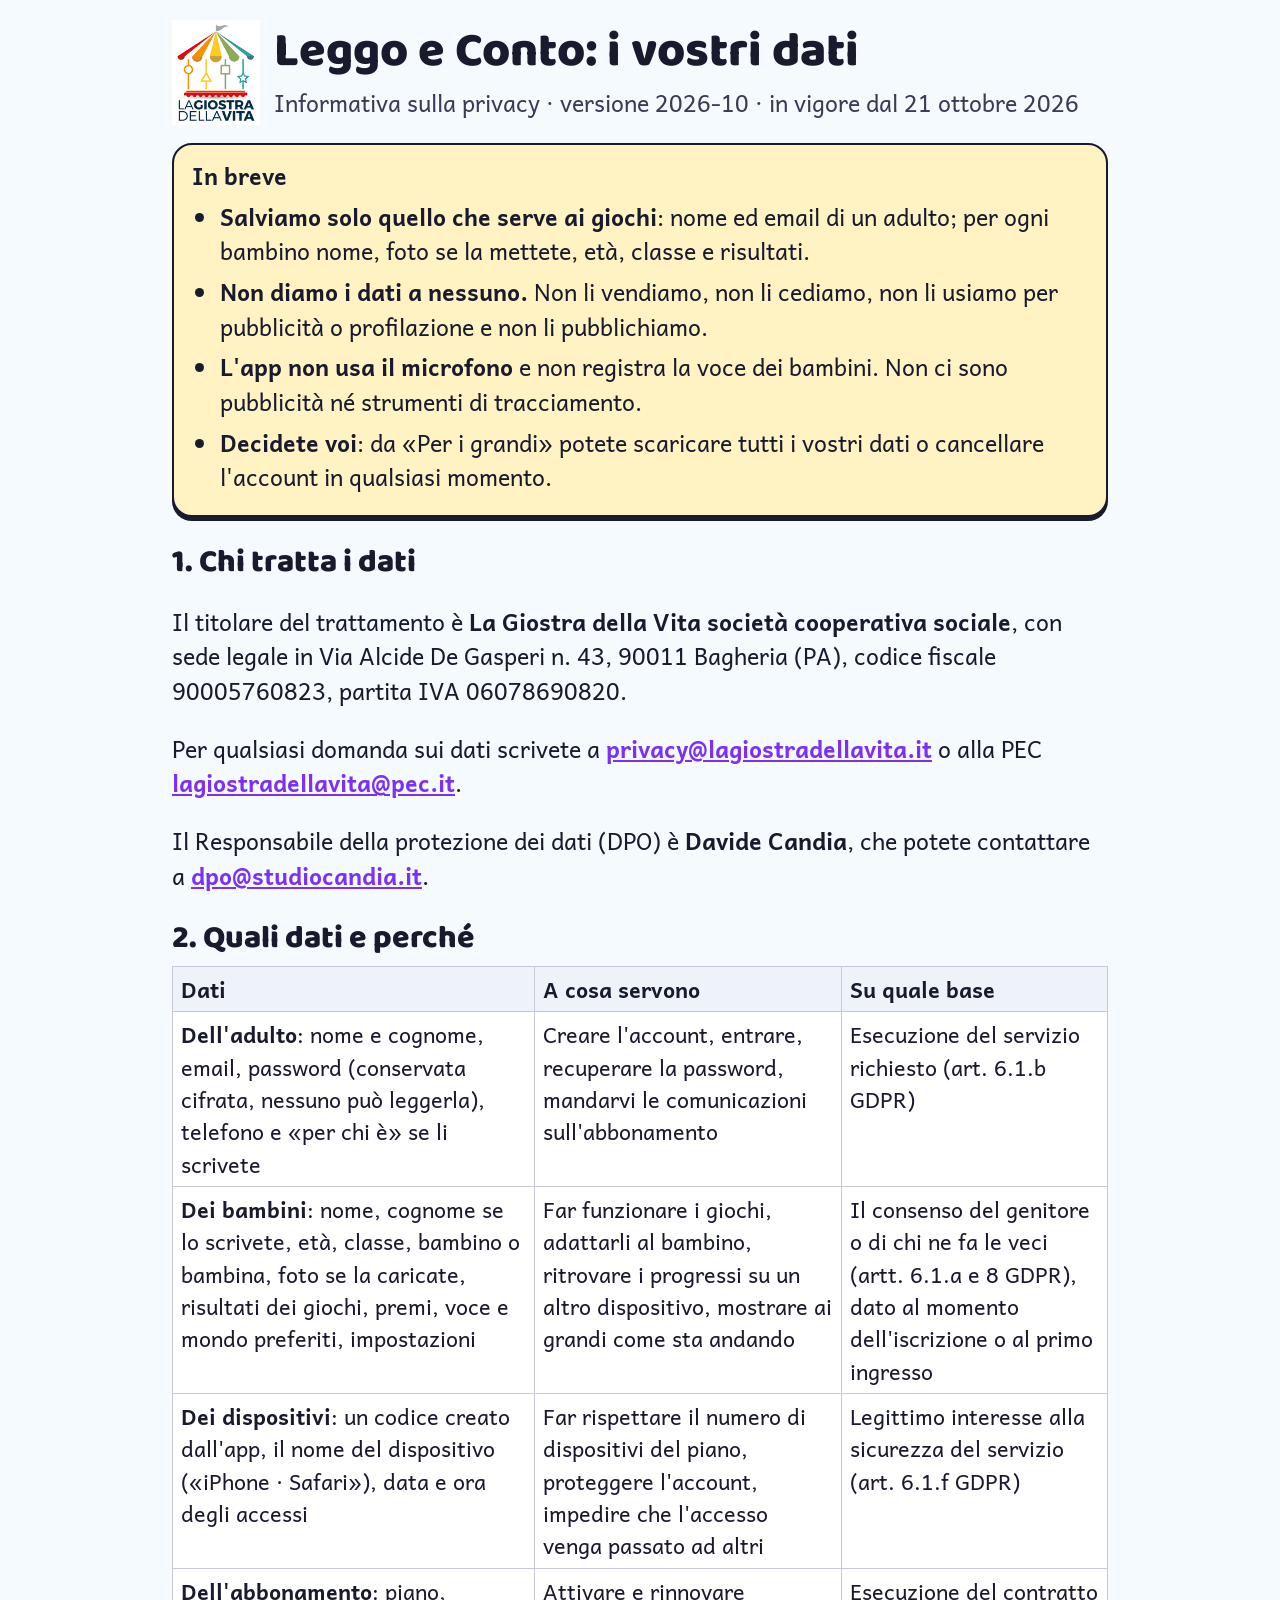
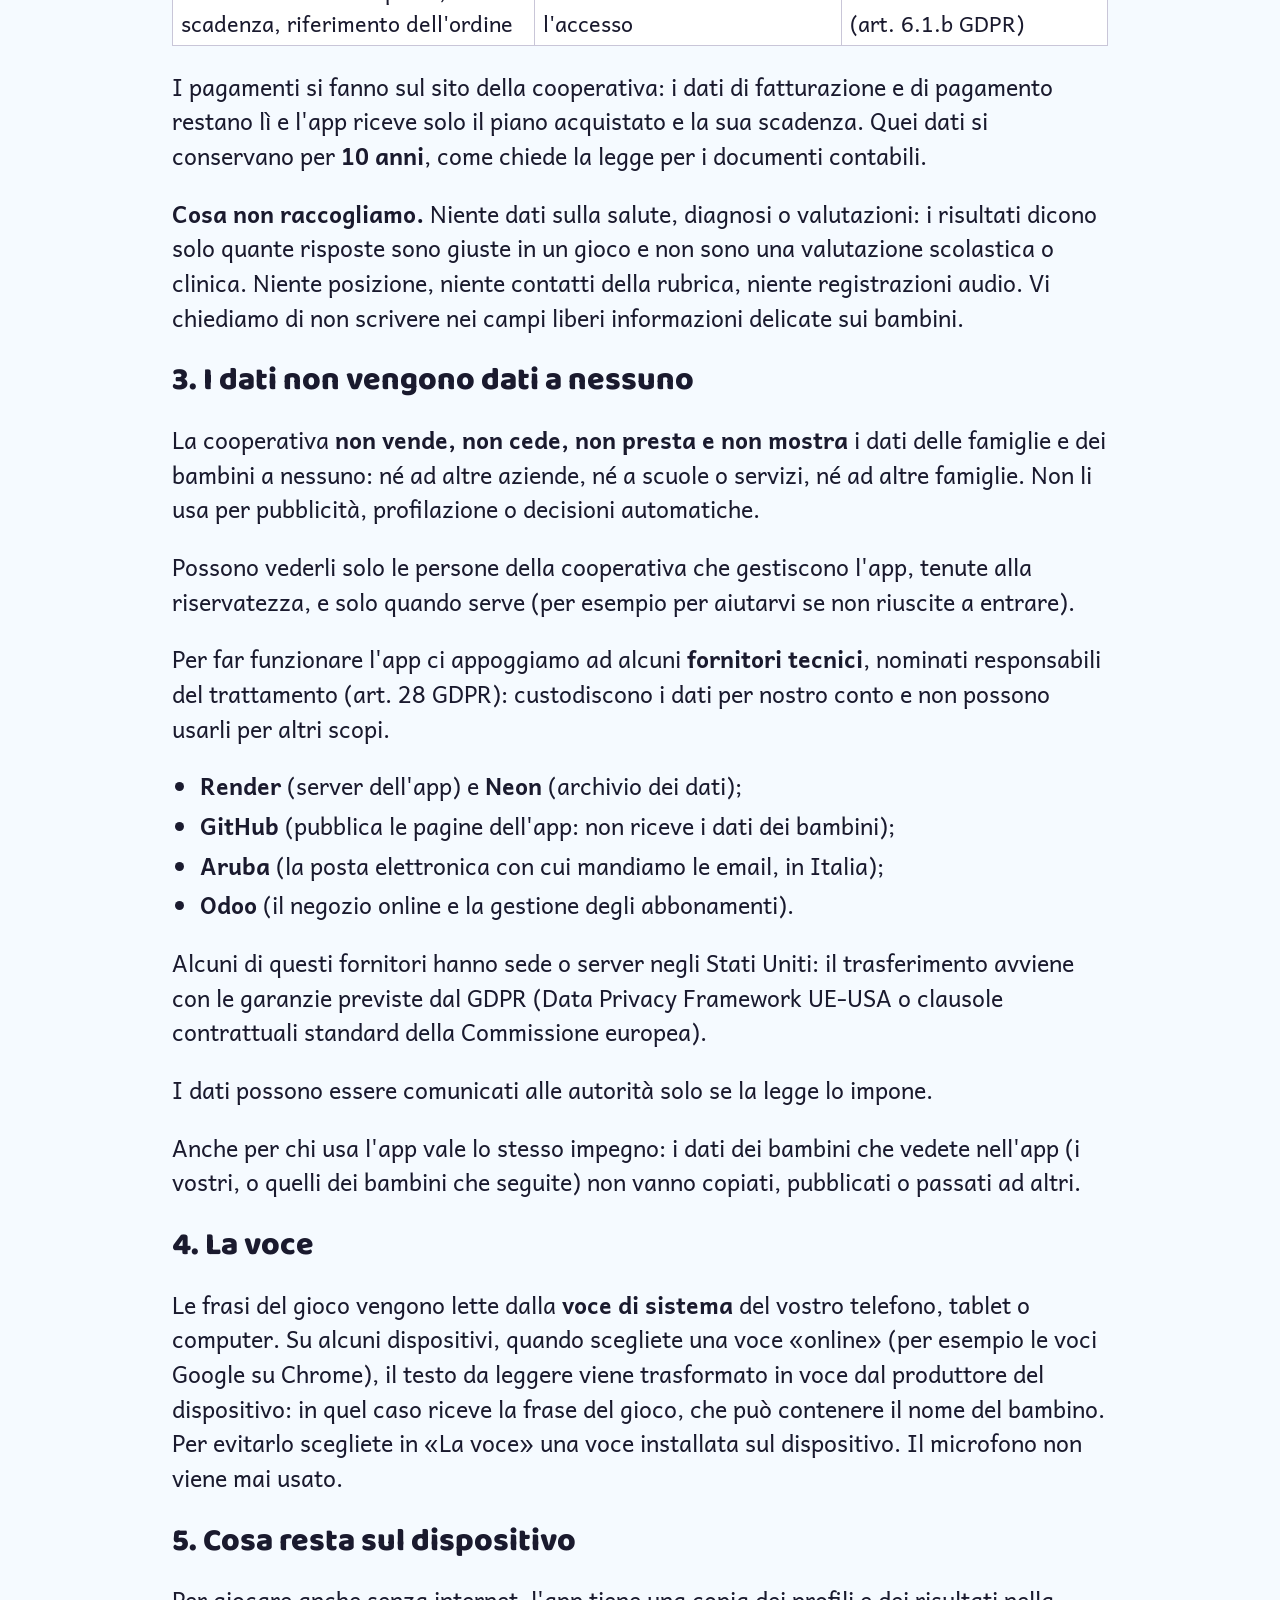
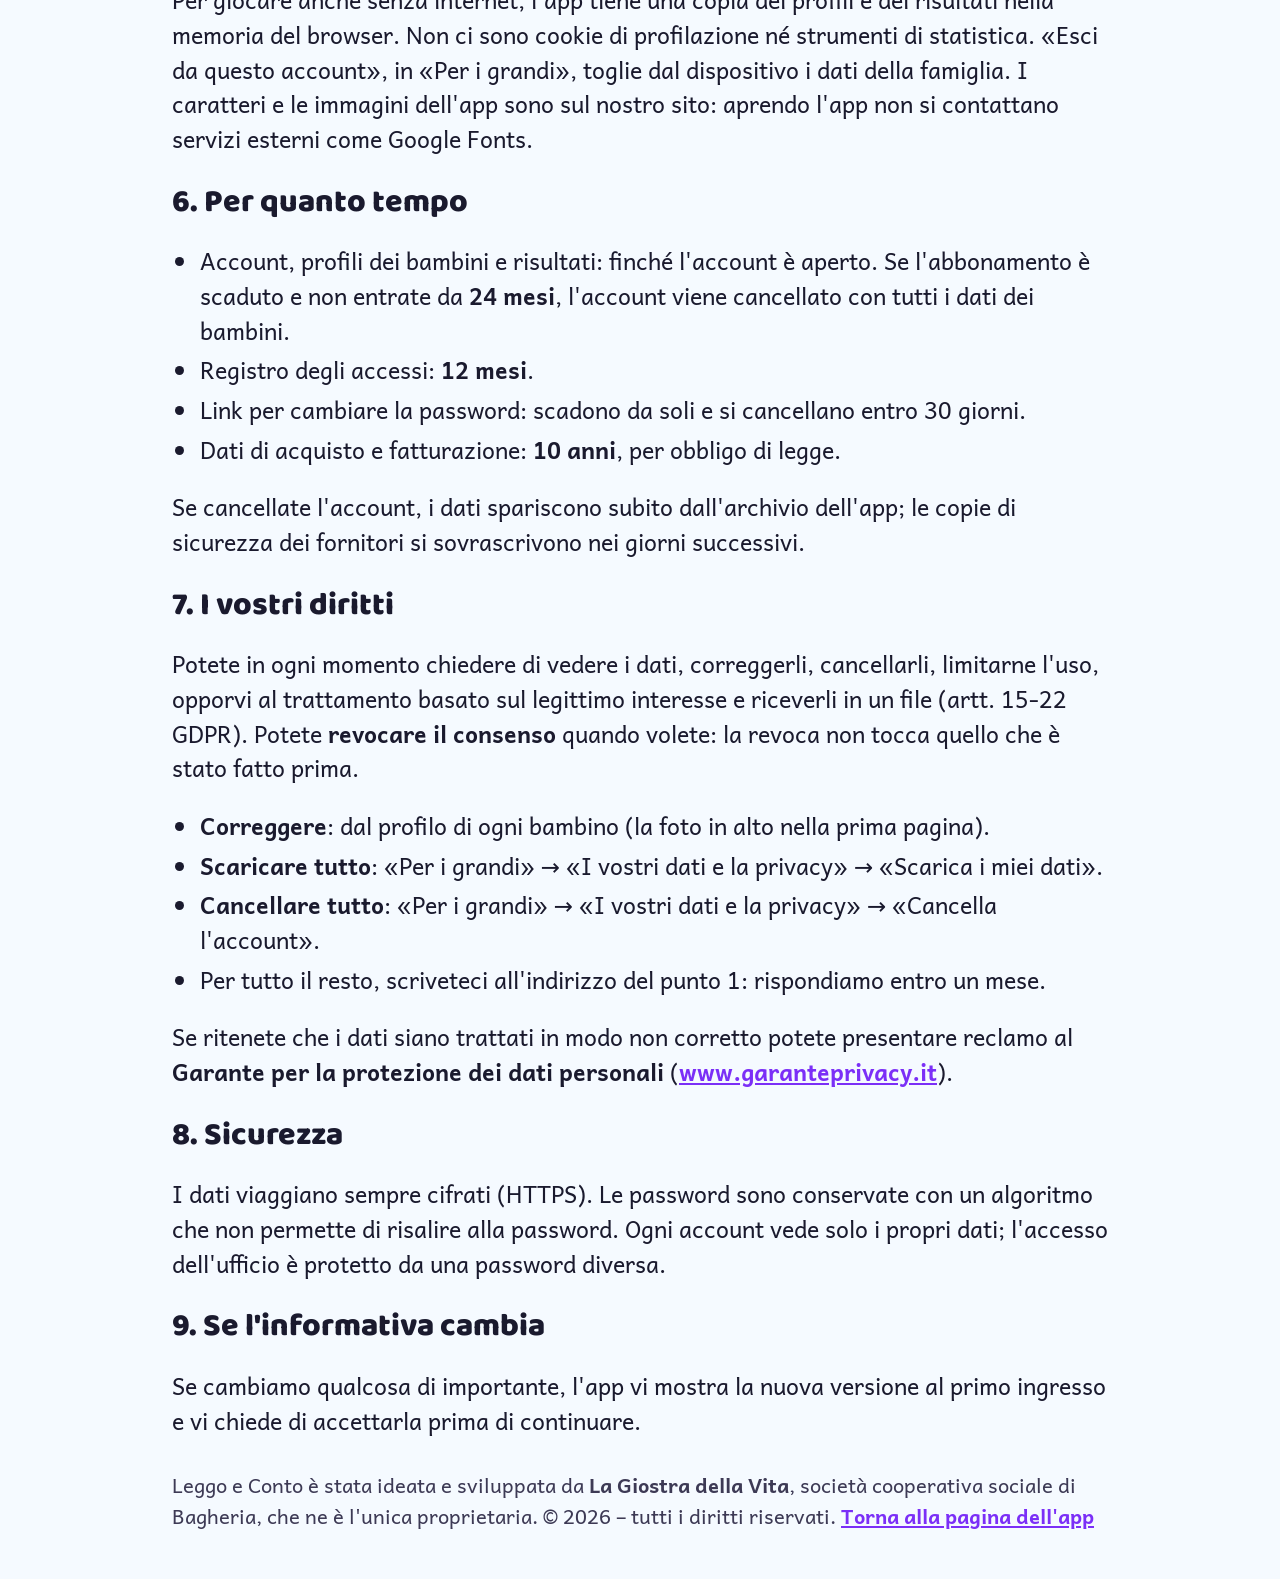
<file: numeri/privacy.html>
<!doctype html>
<!-- Leggo e Conto - (c) 2026 La Giostra della Vita societa cooperativa sociale, Bagheria. Tutti i diritti riservati. -->
<html lang="it">
<head>
<meta charset="utf-8">
<meta name="viewport" content="width=device-width,initial-scale=1,viewport-fit=cover">
<title>Privacy di Leggo e Conto</title>
<meta name="description" content="Informativa sul trattamento dei dati personali di Leggo e Conto, l'app de La Giostra della Vita.">
<meta name="author" content="La Giostra della Vita società cooperativa sociale">
<meta name="copyright" content="© 2026 La Giostra della Vita - tutti i diritti riservati">
<link rel="icon" href="favicon.png">
<meta name="theme-color" content="#FFC400">
<link rel="stylesheet" href="fonts/fonts.css">
<style>
/* L'informativa ai sensi degli artt. 13 e 14 del Regolamento UE 2016/679.
   La versione sta in cima e nel server (PRIVACY_VERSIONE in giochi.py): se il testo
   cambia nella sostanza, si alzano tutte e due e l'app la ripropone a tutti. */
:root{--bg:#F5FAFF;--ink:#1A1A2E;--muted:#3D3A55;--card:#FFFFFF;--line:#1A1A2E;--y:#FFC400;color-scheme:light}
*{box-sizing:border-box}
html{font-size:clamp(17px,calc(12px + 1vw),22px)}
body{margin:0;background:var(--bg);color:var(--ink);font-family:Andika,"Trebuchet MS",system-ui,sans-serif;font-size:1.05rem;line-height:1.5}
main{max-width:44rem;margin:0 auto;padding:20px max(16px,env(safe-area-inset-left)) 48px}
h1,h2{font-family:"Baloo 2","Trebuchet MS",system-ui,sans-serif;line-height:1.15;margin:0}
h1{font-size:2.2rem;font-weight:800} h2{font-size:1.45rem;font-weight:800;margin:28px 0 8px}
.hero{display:flex;align-items:center;gap:14px}
.hero img{width:4rem;height:auto;flex:none}
.ver{color:var(--muted);margin:6px 0 0}
.box{background:var(--card);border:2.5px solid var(--line);border-radius:20px;box-shadow:0 4px 0 var(--line);padding:14px 18px;margin-top:18px}
.box.y{background:#FFF3C4}
.box ul{margin:6px 0 0;padding-left:1.2em} .box li{margin:6px 0}
ul{padding-left:1.2em} li{margin:5px 0}
table{border-collapse:collapse;width:100%;font-size:.98rem;background:var(--card)}
th,td{border:1.5px solid #C9C6D8;padding:6px 8px;text-align:left;vertical-align:top}
th{background:#EEF3FA}
.tw{overflow-x:auto}
a{color:#7B2FF7;font-weight:700}
footer{margin-top:32px;font-size:.92rem;color:var(--muted)}
@media (max-width:480px){h1{font-size:1.8rem}}
@media print{body{background:#fff}.box{box-shadow:none}}
</style>
</head>
<body>
<main>
  <div class="hero"><img src="logo-giostra.png" alt="La Giostra della Vita" width="64">
    <div><h1>Leggo e Conto: i vostri dati</h1>
    <p class="ver">Informativa sulla privacy · versione 2026-10 · in vigore dal 21 ottobre 2026</p></div></div>

  <div class="box y">
    <b>In breve</b>
    <ul>
      <li><b>Salviamo solo quello che serve ai giochi</b>: nome ed email di un adulto; per ogni bambino nome, foto se la mettete, età, classe e risultati.</li>
      <li><b>Non diamo i dati a nessuno.</b> Non li vendiamo, non li cediamo, non li usiamo per pubblicità o profilazione e non li pubblichiamo.</li>
      <li><b>L'app non usa il microfono</b> e non registra la voce dei bambini. Non ci sono pubblicità né strumenti di tracciamento.</li>
      <li><b>Decidete voi</b>: da «Per i grandi» potete scaricare tutti i vostri dati o cancellare l'account in qualsiasi momento.</li>
    </ul>
  </div>

  <h2>1. Chi tratta i dati</h2>
  <p>Il titolare del trattamento è <b>La Giostra della Vita società cooperativa sociale</b>, con sede legale in Via Alcide De Gasperi n. 43, 90011 Bagheria (PA), codice fiscale 90005760823, partita IVA 06078690820.</p>
  <p>Per qualsiasi domanda sui dati scrivete a <a href="mailto:privacy@lagiostradellavita.it">privacy@lagiostradellavita.it</a> o alla PEC <a href="mailto:lagiostradellavita@pec.it">lagiostradellavita@pec.it</a>.</p>
  <p>Il Responsabile della protezione dei dati (DPO) è <b>Davide Candia</b>, che potete contattare a <a href="mailto:dpo@studiocandia.it">dpo@studiocandia.it</a>.</p>

  <h2>2. Quali dati e perché</h2>
  <div class="tw"><table>
    <tr><th>Dati</th><th>A cosa servono</th><th>Su quale base</th></tr>
    <tr><td><b>Dell'adulto</b>: nome e cognome, email, password (conservata cifrata, nessuno può leggerla), telefono e «per chi è» se li scrivete</td><td>Creare l'account, entrare, recuperare la password, mandarvi le comunicazioni sull'abbonamento</td><td>Esecuzione del servizio richiesto (art. 6.1.b GDPR)</td></tr>
    <tr><td><b>Dei bambini</b>: nome, cognome se lo scrivete, età, classe, bambino o bambina, foto se la caricate, risultati dei giochi, premi, voce e mondo preferiti, impostazioni</td><td>Far funzionare i giochi, adattarli al bambino, ritrovare i progressi su un altro dispositivo, mostrare ai grandi come sta andando</td><td>Il consenso del genitore o di chi ne fa le veci (artt. 6.1.a e 8 GDPR), dato al momento dell'iscrizione o al primo ingresso</td></tr>
    <tr><td><b>Dei dispositivi</b>: un codice creato dall'app, il nome del dispositivo («iPhone · Safari»), data e ora degli accessi</td><td>Far rispettare il numero di dispositivi del piano, proteggere l'account, impedire che l'accesso venga passato ad altri</td><td>Legittimo interesse alla sicurezza del servizio (art. 6.1.f GDPR)</td></tr>
    <tr><td><b>Dell'abbonamento</b>: piano, scadenza, riferimento dell'ordine</td><td>Attivare e rinnovare l'accesso</td><td>Esecuzione del contratto (art. 6.1.b GDPR)</td></tr>
  </table></div>
  <p>I pagamenti si fanno sul sito della cooperativa: i dati di fatturazione e di pagamento restano lì e l'app riceve solo il piano acquistato e la sua scadenza. Quei dati si conservano per <b>10 anni</b>, come chiede la legge per i documenti contabili.</p>
  <p><b>Cosa non raccogliamo.</b> Niente dati sulla salute, diagnosi o valutazioni: i risultati dicono solo quante risposte sono giuste in un gioco e non sono una valutazione scolastica o clinica. Niente posizione, niente contatti della rubrica, niente registrazioni audio. Vi chiediamo di non scrivere nei campi liberi informazioni delicate sui bambini.</p>

  <h2>3. I dati non vengono dati a nessuno</h2>
  <p>La cooperativa <b>non vende, non cede, non presta e non mostra</b> i dati delle famiglie e dei bambini a nessuno: né ad altre aziende, né a scuole o servizi, né ad altre famiglie. Non li usa per pubblicità, profilazione o decisioni automatiche.</p>
  <p>Possono vederli solo le persone della cooperativa che gestiscono l'app, tenute alla riservatezza, e solo quando serve (per esempio per aiutarvi se non riuscite a entrare).</p>
  <p>Per far funzionare l'app ci appoggiamo ad alcuni <b>fornitori tecnici</b>, nominati responsabili del trattamento (art. 28 GDPR): custodiscono i dati per nostro conto e non possono usarli per altri scopi.</p>
  <ul>
    <li><b>Render</b> (server dell'app) e <b>Neon</b> (archivio dei dati);</li>
    <li><b>GitHub</b> (pubblica le pagine dell'app: non riceve i dati dei bambini);</li>
    <li><b>Aruba</b> (la posta elettronica con cui mandiamo le email, in Italia);</li>
    <li><b>Odoo</b> (il negozio online e la gestione degli abbonamenti).</li>
  </ul>
  <p>Alcuni di questi fornitori hanno sede o server negli Stati Uniti: il trasferimento avviene con le garanzie previste dal GDPR (Data Privacy Framework UE-USA o clausole contrattuali standard della Commissione europea).</p>
  <p>I dati possono essere comunicati alle autorità solo se la legge lo impone.</p>
  <p>Anche per chi usa l'app vale lo stesso impegno: i dati dei bambini che vedete nell'app (i vostri, o quelli dei bambini che seguite) non vanno copiati, pubblicati o passati ad altri.</p>

  <h2>4. La voce</h2>
  <p>Le frasi del gioco vengono lette dalla <b>voce di sistema</b> del vostro telefono, tablet o computer. Su alcuni dispositivi, quando scegliete una voce «online» (per esempio le voci Google su Chrome), il testo da leggere viene trasformato in voce dal produttore del dispositivo: in quel caso riceve la frase del gioco, che può contenere il nome del bambino. Per evitarlo scegliete in «La voce» una voce installata sul dispositivo. Il microfono non viene mai usato.</p>

  <h2>5. Cosa resta sul dispositivo</h2>
  <p>Per giocare anche senza internet, l'app tiene una copia dei profili e dei risultati nella memoria del browser. Non ci sono cookie di profilazione né strumenti di statistica. «Esci da questo account», in «Per i grandi», toglie dal dispositivo i dati della famiglia. I caratteri e le immagini dell'app sono sul nostro sito: aprendo l'app non si contattano servizi esterni come Google Fonts.</p>

  <h2>6. Per quanto tempo</h2>
  <ul>
    <li>Account, profili dei bambini e risultati: finché l'account è aperto. Se l'abbonamento è scaduto e non entrate da <b>24 mesi</b>, l'account viene cancellato con tutti i dati dei bambini.</li>
    <li>Registro degli accessi: <b>12 mesi</b>.</li>
    <li>Link per cambiare la password: scadono da soli e si cancellano entro 30 giorni.</li>
    <li>Dati di acquisto e fatturazione: <b>10 anni</b>, per obbligo di legge.</li>
  </ul>
  <p>Se cancellate l'account, i dati spariscono subito dall'archivio dell'app; le copie di sicurezza dei fornitori si sovrascrivono nei giorni successivi.</p>

  <h2>7. I vostri diritti</h2>
  <p>Potete in ogni momento chiedere di vedere i dati, correggerli, cancellarli, limitarne l'uso, opporvi al trattamento basato sul legittimo interesse e riceverli in un file (artt. 15-22 GDPR). Potete <b>revocare il consenso</b> quando volete: la revoca non tocca quello che è stato fatto prima.</p>
  <ul>
    <li><b>Correggere</b>: dal profilo di ogni bambino (la foto in alto nella prima pagina).</li>
    <li><b>Scaricare tutto</b>: «Per i grandi» → «I vostri dati e la privacy» → «Scarica i miei dati».</li>
    <li><b>Cancellare tutto</b>: «Per i grandi» → «I vostri dati e la privacy» → «Cancella l'account».</li>
    <li>Per tutto il resto, scriveteci all'indirizzo del punto 1: rispondiamo entro un mese.</li>
  </ul>
  <p>Se ritenete che i dati siano trattati in modo non corretto potete presentare reclamo al <b>Garante per la protezione dei dati personali</b> (<a href="https://www.garanteprivacy.it" target="_blank" rel="noopener">www.garanteprivacy.it</a>).</p>

  <h2>8. Sicurezza</h2>
  <p>I dati viaggiano sempre cifrati (HTTPS). Le password sono conservate con un algoritmo che non permette di risalire alla password. Ogni account vede solo i propri dati; l'accesso dell'ufficio è protetto da una password diversa.</p>

  <h2>9. Se l'informativa cambia</h2>
  <p>Se cambiamo qualcosa di importante, l'app vi mostra la nuova versione al primo ingresso e vi chiede di accettarla prima di continuare.</p>

  <footer>Leggo e Conto è stata ideata e sviluppata da <b>La Giostra della Vita</b>, società cooperativa sociale di Bagheria, che ne è l'unica proprietaria. © 2026 – tutti i diritti riservati. <a href="scarica.html">Torna alla pagina dell'app</a></footer>
</main>
</body>
</html>
</file>
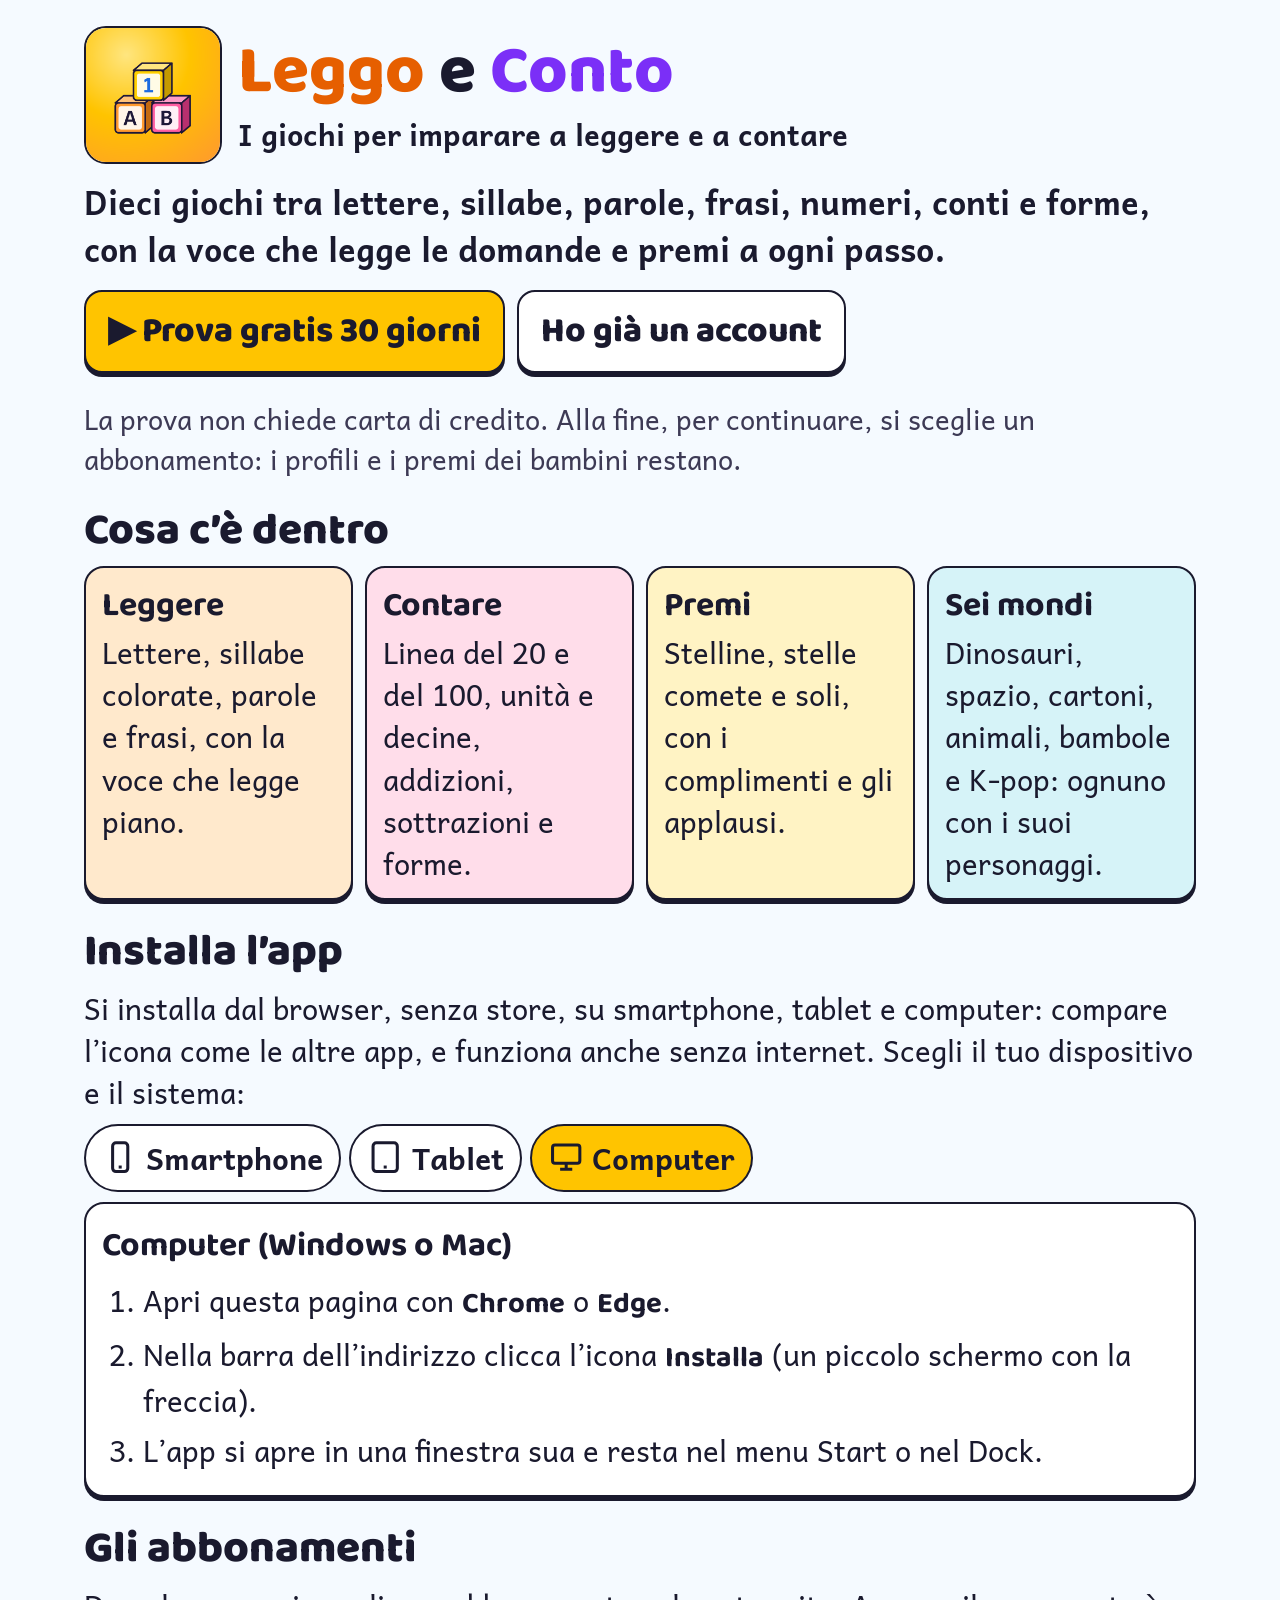
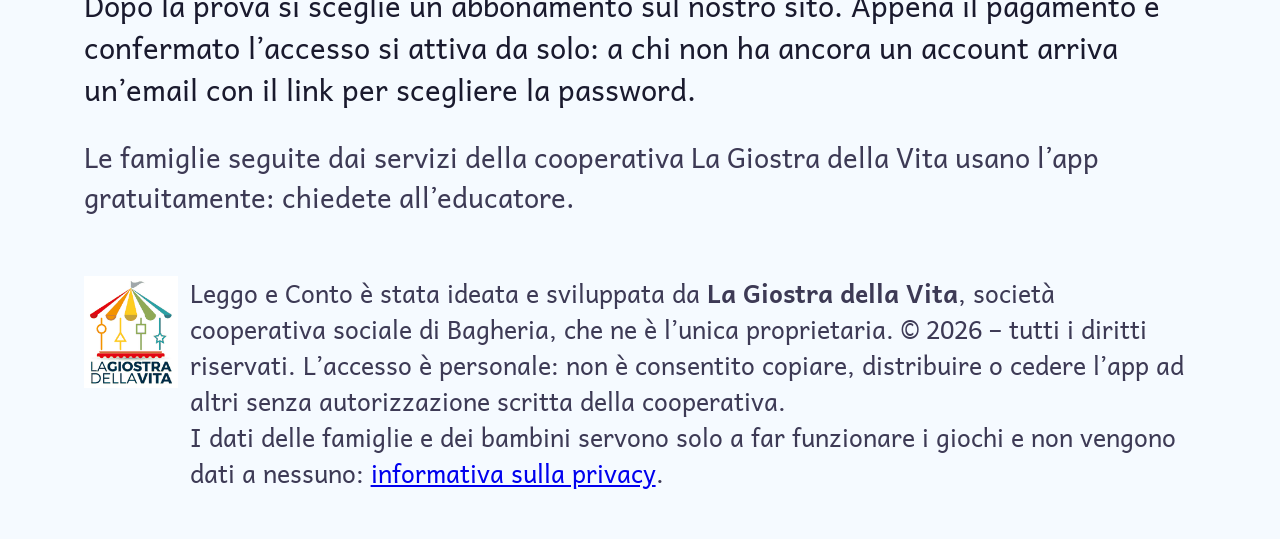
<file: numeri/scarica.html>
<!doctype html>
<html lang="it">
<head>
<meta charset="utf-8">
<meta name="viewport" content="width=device-width,initial-scale=1,viewport-fit=cover">
<title>Scarica Leggo e Conto</title>
<meta name="description" content="Leggo e Conto: i giochi per imparare a leggere e a contare. Prova gratis per 30 giorni e installa l'app su telefono, tablet e computer.">
<link rel="manifest" href="manifest.json">
<meta name="author" content="La Giostra della Vita società cooperativa sociale">
<meta name="copyright" content="© 2026 La Giostra della Vita - tutti i diritti riservati">
<link rel="icon" href="favicon.png">
<link rel="apple-touch-icon" href="icon-180.png">
<meta name="theme-color" content="#FFC400">
<link rel="stylesheet" href="fonts/fonts.css">
<style>
/* Pagina pubblica da collegare dal sito: cos'e' l'app, prova gratis, come si installa, dove si compra.
   Stessi colori dell'app; i pulsanti verso il negozio compaiono solo se il server ne conosce l'indirizzo. */
:root{--bg:#F5FAFF;--ink:#1A1A2E;--muted:#3D3A55;--card:#FFFFFF;--line:#1A1A2E;--o:#FF8A00;--p:#E91E63;--y:#FFC400;--t:#00A3C4;color-scheme:light}
*{box-sizing:border-box}
html{font-size:clamp(18px,calc(13px + 1.1vw),26px)}
body{margin:0;background:var(--bg);color:var(--ink);font-family:Andika,"Trebuchet MS",system-ui,sans-serif;font-size:1.12rem;line-height:1.45}
main{max-width:44rem;margin:0 auto;padding:20px max(16px,env(safe-area-inset-left)) 48px}
h1,h2{font-family:"Baloo 2","Trebuchet MS",system-ui,sans-serif;line-height:1.1;margin:0}
h1{font-size:2.6rem;font-weight:800} h2{font-size:1.7rem;font-weight:800;margin:28px 0 10px}
.l1{color:#E65F00}.l2{color:#7B2FF7}
.hero{display:flex;align-items:center;gap:16px;margin-top:6px}
.hero img{width:5.3rem;height:5.3rem;border-radius:22px;border:2.5px solid var(--line);flex:none}
.lead{font-size:1.25rem;font-weight:700;margin:14px 0 0}
.btns{display:flex;flex-wrap:wrap;gap:12px;margin-top:18px}
.btn{display:inline-flex;align-items:center;justify-content:center;gap:10px;border:2.5px solid var(--line);border-radius:18px;background:var(--card);box-shadow:0 4px 0 var(--line);padding:14px 22px;font-family:"Baloo 2",sans-serif;font-weight:800;font-size:1.35rem;color:var(--ink);text-decoration:none;cursor:pointer}
.btn.go{background:var(--y)} .btn.shop{background:var(--p);color:#fff}
.btn:active{transform:translateY(3px);box-shadow:0 1px 0 var(--line)}
.cards{display:grid;grid-template-columns:repeat(auto-fit,minmax(200px,1fr));gap:12px}
.card{background:var(--card);border:2.5px solid var(--line);border-radius:20px;box-shadow:0 4px 0 var(--line);padding:14px 16px}
.card b{font-family:"Baloo 2",sans-serif;font-size:1.3rem;display:block}
.card.o{background:#FFE9CC}.card.p{background:#FFDDEA}.card.y{background:#FFF3C4}.card.t{background:#D6F3F8}
.dev{display:flex;gap:8px;flex-wrap:wrap;margin-bottom:10px}
.dev button{border:2.5px solid var(--line);background:var(--card);border-radius:999px;padding:8px 16px;font:700 1.15rem Andika,sans-serif;color:var(--ink);cursor:pointer}
.dev button[aria-pressed="true"]{background:var(--y)}
.dev.sys{margin-top:-2px;padding-left:12px;border-left:4px solid var(--y)}
.dev.sys button{font-size:1.05rem;padding:6px 14px}
ol{margin:0;padding-left:1.4em} ol li{margin:8px 0}
.ic{display:inline-block;vertical-align:-4px;width:24px;height:24px}
.note{color:var(--muted);font-size:1.05rem}
.price{font-size:1.1rem}
footer{margin-top:32px;font-size:.95rem;color:var(--muted)}
.foot{display:flex;gap:12px;align-items:flex-start}.foot img{flex:none;width:3.6rem;height:auto}
[hidden]{display:none!important}
@media (max-width:480px){h1{font-size:2.1rem}.hero img{width:4.2rem;height:4.2rem}.btn{width:100%}}
.card h3{font-family:"Baloo 2",sans-serif;font-size:1.3rem;margin:4px 0 4px}
.card h3 + ol{margin-bottom:10px}
.dev button{display:inline-flex;align-items:center;gap:8px}
.dev svg{width:1.4rem;height:1.4rem}
</style>
</head>
<body>
<main>
  <div class="hero">
    <img src="icon-512.png" alt="">
    <div><h1><span class="l1">Leggo</span> e <span class="l2">Conto</span></h1>
    <p style="margin:4px 0 0;font-weight:700">I giochi per imparare a leggere e a contare</p></div>
  </div>
  <p class="lead">Dieci giochi tra lettere, sillabe, parole, frasi, numeri, conti e forme, con la voce che legge le domande e premi a ogni passo.</p>
  <div class="btns">
    <a class="btn go" href="./?prova=1">▶ Prova gratis 30 giorni</a>
    <a class="btn shop" id="shop" hidden target="_blank" rel="noopener">Abbonati</a>
    <a class="btn" href="./">Ho già un account</a>
  </div>
  <p class="note">La prova non chiede carta di credito. Alla fine, per continuare, si sceglie un abbonamento: i profili e i premi dei bambini restano.</p>

  <h2>Cosa c’è dentro</h2>
  <div class="cards">
    <div class="card o"><b>Leggere</b>Lettere, sillabe colorate, parole e frasi, con la voce che legge piano.</div>
    <div class="card p"><b>Contare</b>Linea del 20 e del 100, unità e decine, addizioni, sottrazioni e forme.</div>
    <div class="card y"><b>Premi</b>Stelline, stelle comete e soli, con i complimenti e gli applausi.</div>
    <div class="card t"><b>Sei mondi</b>Dinosauri, spazio, cartoni, animali, bambole e K-pop: ognuno con i suoi personaggi.</div>
  </div>

  <h2>Installa l’app</h2>
  <p style="margin:0 0 10px">Si installa dal browser, senza store, su smartphone, tablet e computer: compare l’icona come le altre app, e funziona anche senza internet. Scegli il tuo dispositivo e il sistema:</p>
  <div class="dev" id="dev"><button data-d="tel"><svg viewBox="0 0 24 24" fill="none" stroke="currentColor" stroke-width="2" aria-hidden="true"><rect x="7" y="2.5" width="10" height="19" rx="2.2"/><path d="M11 18.5h2"/></svg>Smartphone</button><button data-d="tab"><svg viewBox="0 0 24 24" fill="none" stroke="currentColor" stroke-width="2" aria-hidden="true"><rect x="4" y="2.5" width="16" height="19" rx="2.2"/><path d="M11 18.5h2"/></svg>Tablet</button><button data-d="pc"><svg viewBox="0 0 24 24" fill="none" stroke="currentColor" stroke-width="2" aria-hidden="true"><rect x="3" y="4" width="18" height="12" rx="1.6"/><path d="M8 20h8M12 16v4"/></svg>Computer</button></div>
  <div class="dev sys" id="sys"><button data-s="ios"><span id="sysIos">iPhone · iOS</span></button><button data-s="and">Android</button></div>
  <div class="card" data-p="tel-ios" hidden>
    <h3>iPhone</h3>
    <ol>
      <li>Apri questa pagina con <b style="display:inline;font-size:inherit">Safari</b>.</li>
      <li>Tocca <b style="display:inline;font-size:inherit">Condividi</b> <svg class="ic" viewBox="0 0 24 24" fill="none" stroke="currentColor" stroke-width="2" stroke-linecap="round" stroke-linejoin="round" aria-hidden="true"><path d="M12 3v12M7 8l5-5 5 5"/><path d="M5 12v8h14v-8"/></svg> in basso.</li>
      <li>Scorri e tocca <b style="display:inline;font-size:inherit">Aggiungi alla schermata Home</b>, poi <b style="display:inline;font-size:inherit">Aggiungi</b>.</li>
      <li>Apri <b style="display:inline;font-size:inherit">Leggo e Conto</b> dalla schermata Home.</li>
    </ol>
  </div>
  <div class="card" data-p="tel-and" hidden>
    <h3>Telefono Android</h3>
    <ol>
      <li>Apri questa pagina con <b style="display:inline;font-size:inherit">Chrome</b>.</li>
      <li>Tocca i <b style="display:inline;font-size:inherit">tre puntini</b> in alto a destra, poi <b style="display:inline;font-size:inherit">Installa app</b> (o «Aggiungi a schermata Home»).</li>
      <li class="andBtnLi" hidden>Oppure tocca qui: <button class="btn go installa" type="button" style="padding:8px 16px;font-size:1.15rem">Installa l’app</button></li>
      <li>Apri <b style="display:inline;font-size:inherit">Leggo e Conto</b> tra le app.</li>
    </ol>
  </div>
  <div class="card" data-p="tab-ios" hidden>
    <h3>iPad</h3>
    <ol>
      <li>Apri questa pagina con <b style="display:inline;font-size:inherit">Safari</b>.</li>
      <li>Tocca <b style="display:inline;font-size:inherit">Condividi</b> <svg class="ic" viewBox="0 0 24 24" fill="none" stroke="currentColor" stroke-width="2" stroke-linecap="round" stroke-linejoin="round" aria-hidden="true"><path d="M12 3v12M7 8l5-5 5 5"/><path d="M5 12v8h14v-8"/></svg> in alto a destra, accanto all’indirizzo.</li>
      <li>Scorri e tocca <b style="display:inline;font-size:inherit">Aggiungi alla schermata Home</b>, poi <b style="display:inline;font-size:inherit">Aggiungi</b>.</li>
      <li>Apri <b style="display:inline;font-size:inherit">Leggo e Conto</b> dalla schermata Home.</li>
    </ol>
  </div>
  <div class="card" data-p="tab-and" hidden>
    <h3>Tablet Android</h3>
    <ol>
      <li>Apri questa pagina con <b style="display:inline;font-size:inherit">Chrome</b>.</li>
      <li>Tocca i <b style="display:inline;font-size:inherit">tre puntini</b> in alto a destra, poi <b style="display:inline;font-size:inherit">Installa app</b> (o «Aggiungi a schermata Home»).</li>
      <li class="andBtnLi" hidden>Oppure tocca qui: <button class="btn go installa" type="button" style="padding:8px 16px;font-size:1.15rem">Installa l’app</button></li>
      <li>Apri <b style="display:inline;font-size:inherit">Leggo e Conto</b> tra le app.</li>
    </ol>
  </div>
  <div class="card" data-p="pc" hidden>
    <h3>Computer (Windows o Mac)</h3>
    <ol>
      <li>Apri questa pagina con <b style="display:inline;font-size:inherit">Chrome</b> o <b style="display:inline;font-size:inherit">Edge</b>.</li>
      <li>Nella barra dell’indirizzo clicca l’icona <b style="display:inline;font-size:inherit">Installa</b> (un piccolo schermo con la freccia).</li>
      <li class="andBtnLi" hidden>Oppure clicca qui: <button class="btn go installa" type="button" style="padding:8px 16px;font-size:1.15rem">Installa l’app</button></li>
      <li>L’app si apre in una finestra sua e resta nel menu Start o nel Dock.</li>
    </ol>
  </div>

  <h2>Gli abbonamenti</h2>
  <p style="margin:0">Dopo la prova si sceglie un abbonamento sul nostro sito. Appena il pagamento è confermato l’accesso si attiva da solo: a chi non ha ancora un account arriva un’email con il link per scegliere la password.</p>
  <p class="note">Le famiglie seguite dai servizi della cooperativa La Giostra della Vita usano l’app gratuitamente: chiedete all’educatore.</p>
  <div class="btns"><a class="btn shop" id="shop2" hidden target="_blank" rel="noopener">Vedi gli abbonamenti</a></div>

  <footer class="foot"><img src="logo-giostra.png" alt="La Giostra della Vita" width="64">
    <span>Leggo e Conto è stata ideata e sviluppata da <b>La Giostra della Vita</b>, società cooperativa sociale di Bagheria, che ne è l’unica proprietaria. © 2026 – tutti i diritti riservati. L’accesso è personale: non è consentito copiare, distribuire o cedere l’app ad altri senza autorizzazione scritta della cooperativa.<br>I dati delle famiglie e dei bambini servono solo a far funzionare i giochi e non vengono dati a nessuno: <a href="privacy.html">informativa sulla privacy</a>.</span></footer>
</main>
<script>
'use strict';
var API = 'https://diario-salute-api.onrender.com';
// mostra per primo il dispositivo che si sta usando
var ua = navigator.userAgent, ipad = /iPad/.test(ua) || (/Macintosh/.test(ua) && navigator.maxTouchPoints > 1);
var d0 = ipad || (/Android/.test(ua) && !/Mobile/.test(ua)) ? 'tab' : /iPhone|iPod|Android/.test(ua) ? 'tel' : 'pc';
// prima il dispositivo (smartphone, tablet, computer), poi per i primi due il sistema (iOS o Android)
var s0 = /Android/.test(ua) ? 'and' : 'ios', dev = d0, sys = s0;
function mostra() {
  document.querySelectorAll('#dev [data-d]').forEach(function (b) { b.setAttribute('aria-pressed', String(b.dataset.d === dev)); });
  document.querySelectorAll('#sys [data-s]').forEach(function (b) { b.setAttribute('aria-pressed', String(b.dataset.s === sys)); });
  document.getElementById('sys').hidden = dev === 'pc';
  document.getElementById('sysIos').textContent = dev === 'tab' ? 'iPad · iOS' : 'iPhone · iOS';
  var chi = dev === 'pc' ? 'pc' : dev + '-' + sys;
  document.querySelectorAll('[data-p]').forEach(function (c) { c.hidden = c.dataset.p !== chi; });
}
document.getElementById('dev').addEventListener('click', function (e) { var b = e.target.closest('[data-d]'); if (b) { dev = b.dataset.d; mostra(); } });
document.getElementById('sys').addEventListener('click', function (e) { var b = e.target.closest('[data-s]'); if (b) { sys = b.dataset.s; mostra(); } });
mostra();
// Android e computer: il pulsante «Installa» vero, quando il browser lo concede
var invito = null;
addEventListener('beforeinstallprompt', function (e) { e.preventDefault(); invito = e; document.querySelectorAll('.andBtnLi').forEach(function (li) { li.hidden = false; }); });
document.addEventListener('click', function (e) { if (e.target.closest('.installa') && invito) { invito.prompt(); invito = null; } });
// l'indirizzo del negozio lo sa il server (GIOCHI_NEGOZIO_URL su Render)
fetch(API + '/giochi/info').then(function (r) { return r.json(); }).then(function (j) {
  if (!j.negozio) return;
  ['shop', 'shop2'].forEach(function (id) { var a = document.getElementById(id); a.href = j.negozio; a.hidden = false; });
}).catch(function () {});
if ('serviceWorker' in navigator) navigator.serviceWorker.register('sw.js').catch(function () {});
</script>
</body>
</html>
</file>
<file: numeri/fonts/fonts.css>
@font-face {
  font-family: 'Andika';
  font-style: normal;
  font-weight: 400;
  font-display: swap;
  src: url(Andika-400.woff2) format('woff2');
  unicode-range: U+0000-00FF, U+0131, U+0152-0153, U+02BB-02BC, U+02C6, U+02DA, U+02DC, U+0304, U+0308, U+0329, U+2000-206F, U+20AC, U+2122, U+2191, U+2193, U+2212, U+2215, U+FEFF, U+FFFD;
}
@font-face {
  font-family: 'Andika';
  font-style: normal;
  font-weight: 700;
  font-display: swap;
  src: url(Andika-700.woff2) format('woff2');
  unicode-range: U+0000-00FF, U+0131, U+0152-0153, U+02BB-02BC, U+02C6, U+02DA, U+02DC, U+0304, U+0308, U+0329, U+2000-206F, U+20AC, U+2122, U+2191, U+2193, U+2212, U+2215, U+FEFF, U+FFFD;
}
@font-face {
  font-family: 'Baloo 2';
  font-style: normal;
  font-weight: 600 800;
  font-display: swap;
  src: url(Baloo2.woff2) format('woff2');
}
@font-face {
  font-family: 'Playwrite IT Moderna';
  font-style: normal;
  font-weight: 400;
  font-display: swap;
  src: url(PlaywriteITModerna.woff2) format('woff2');
}
</file>
